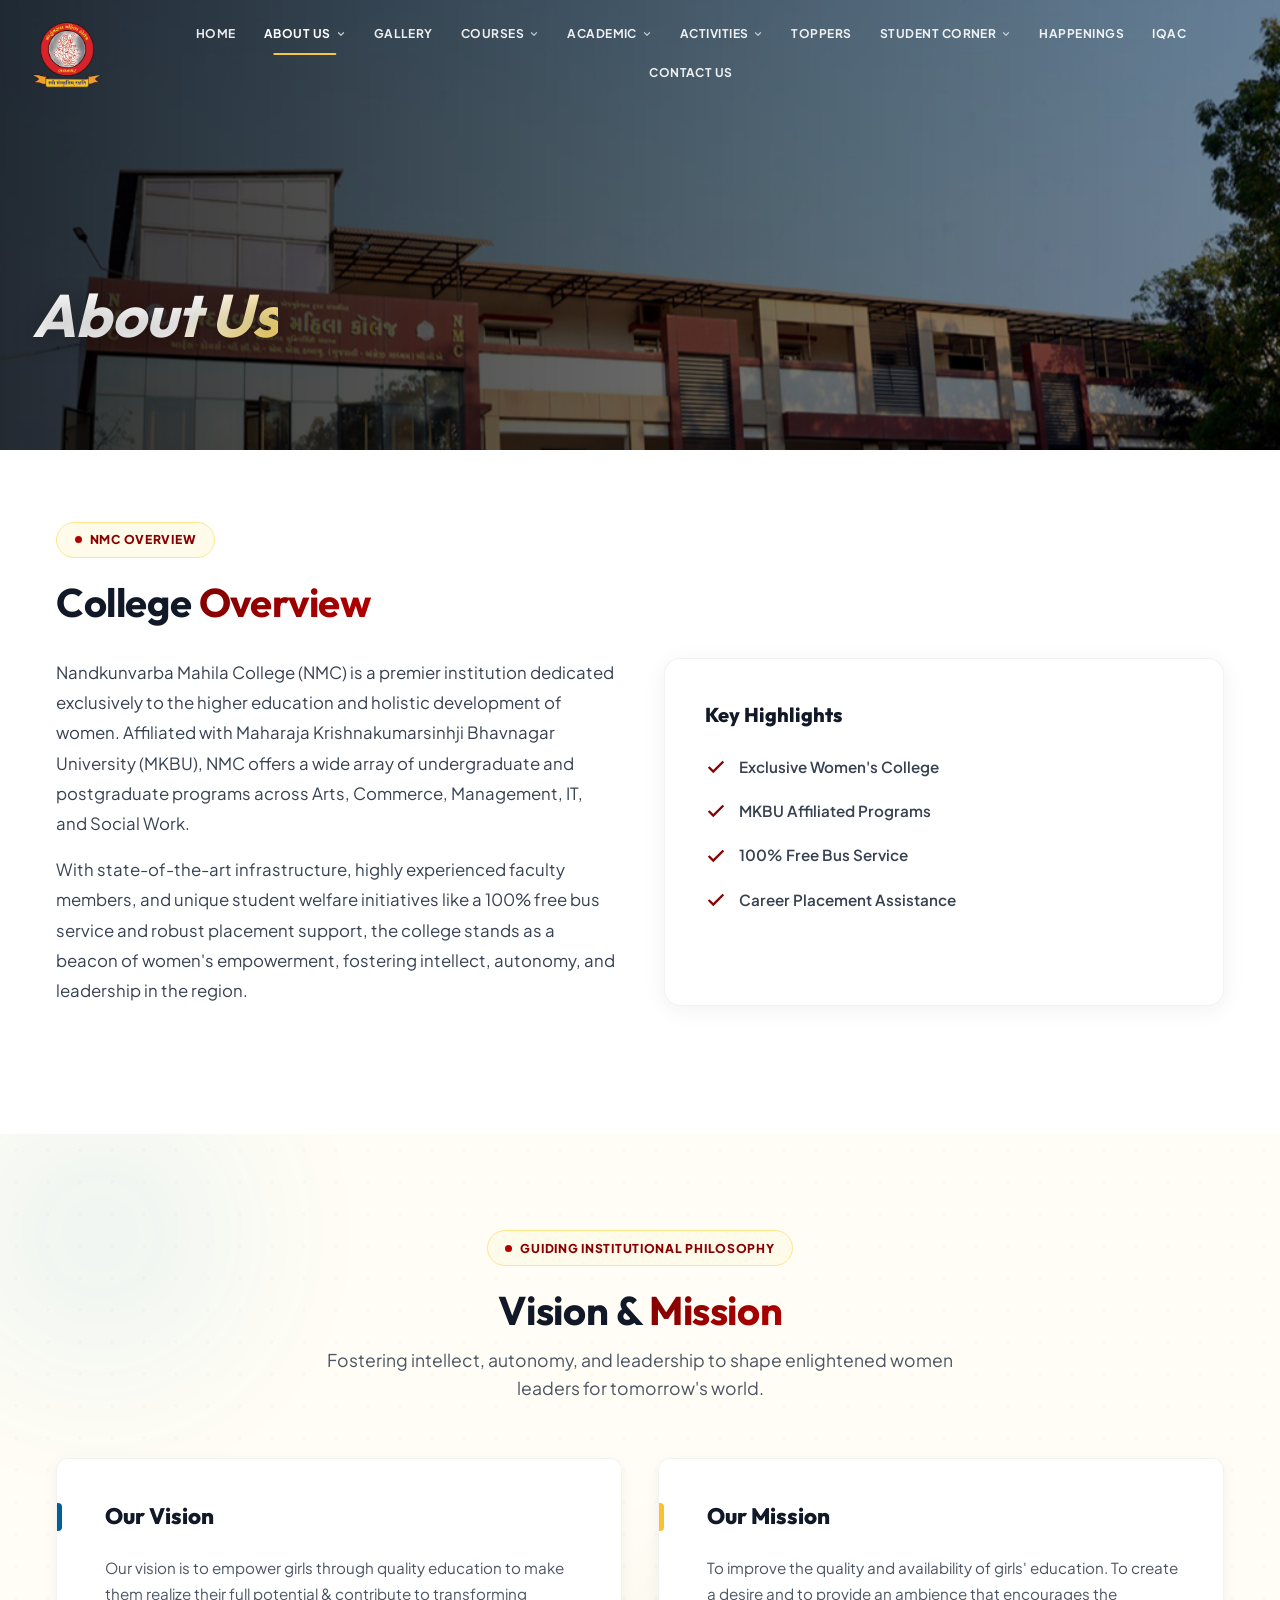
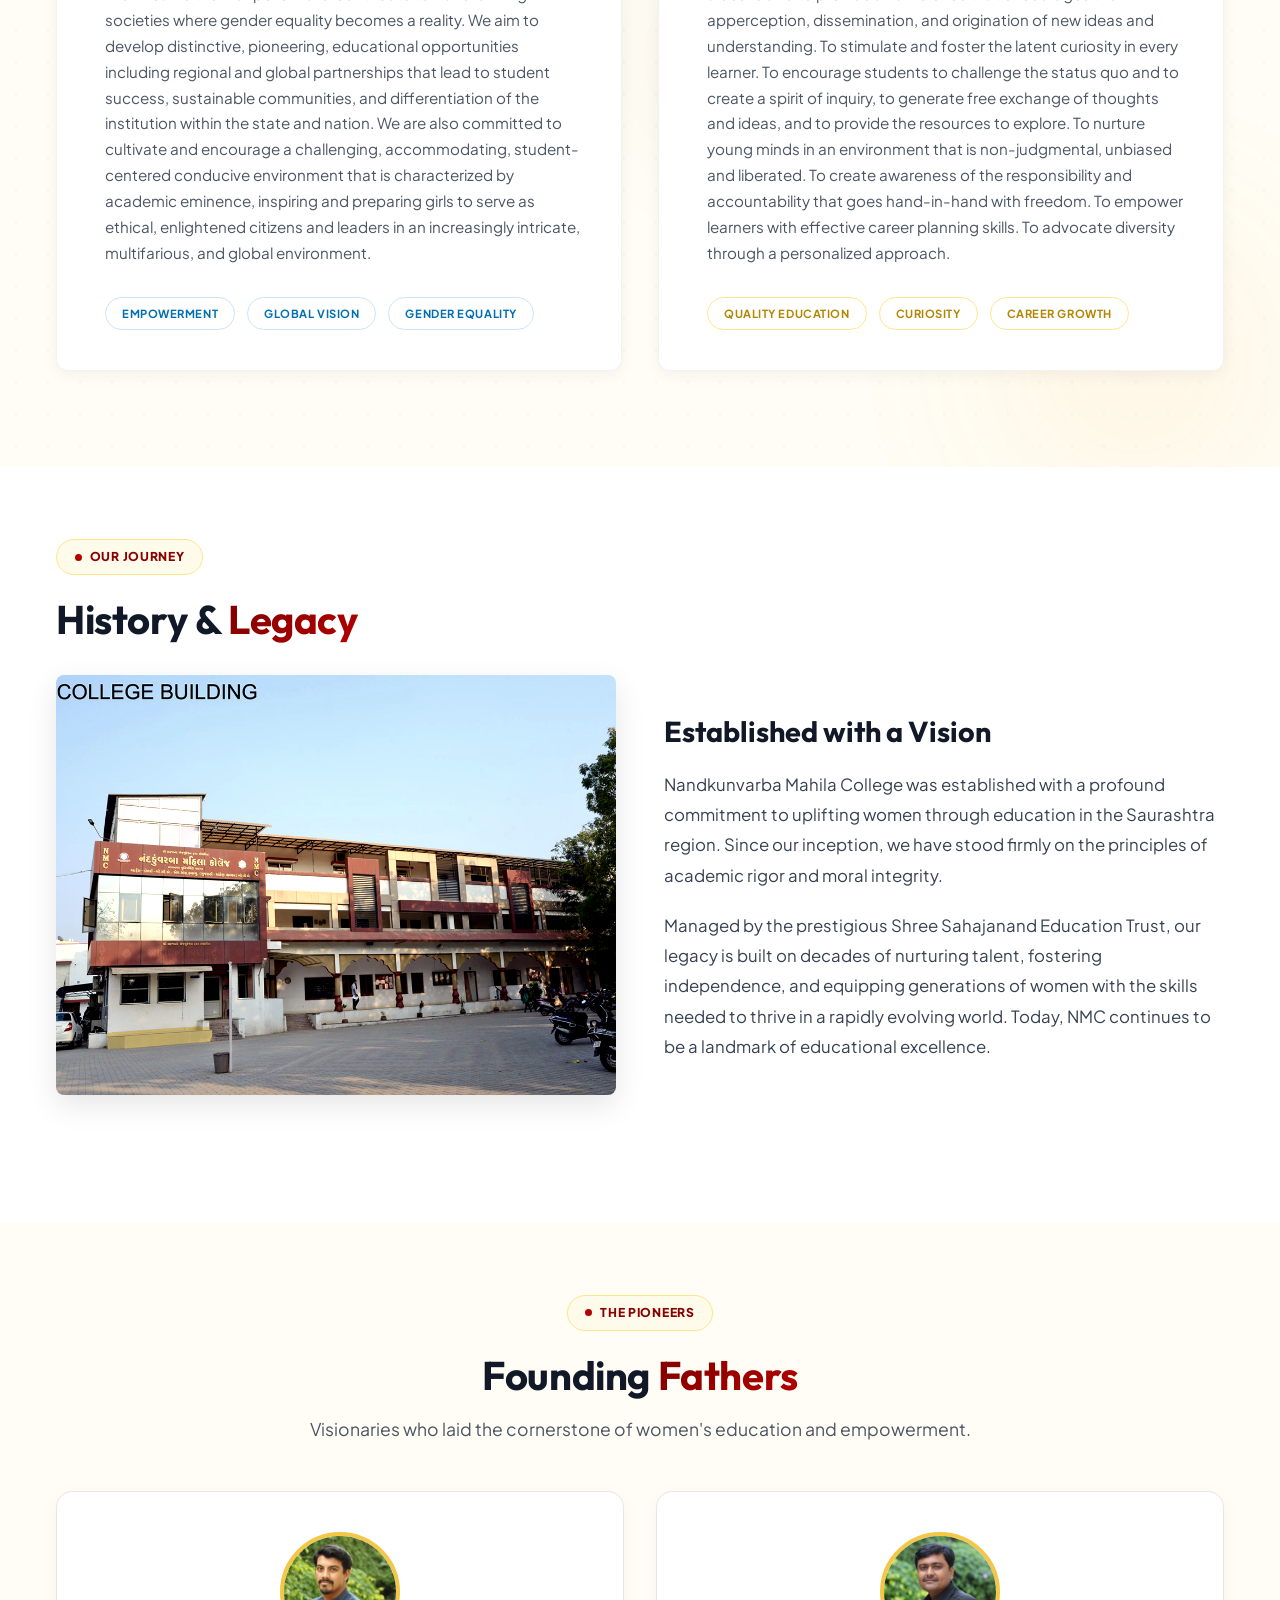
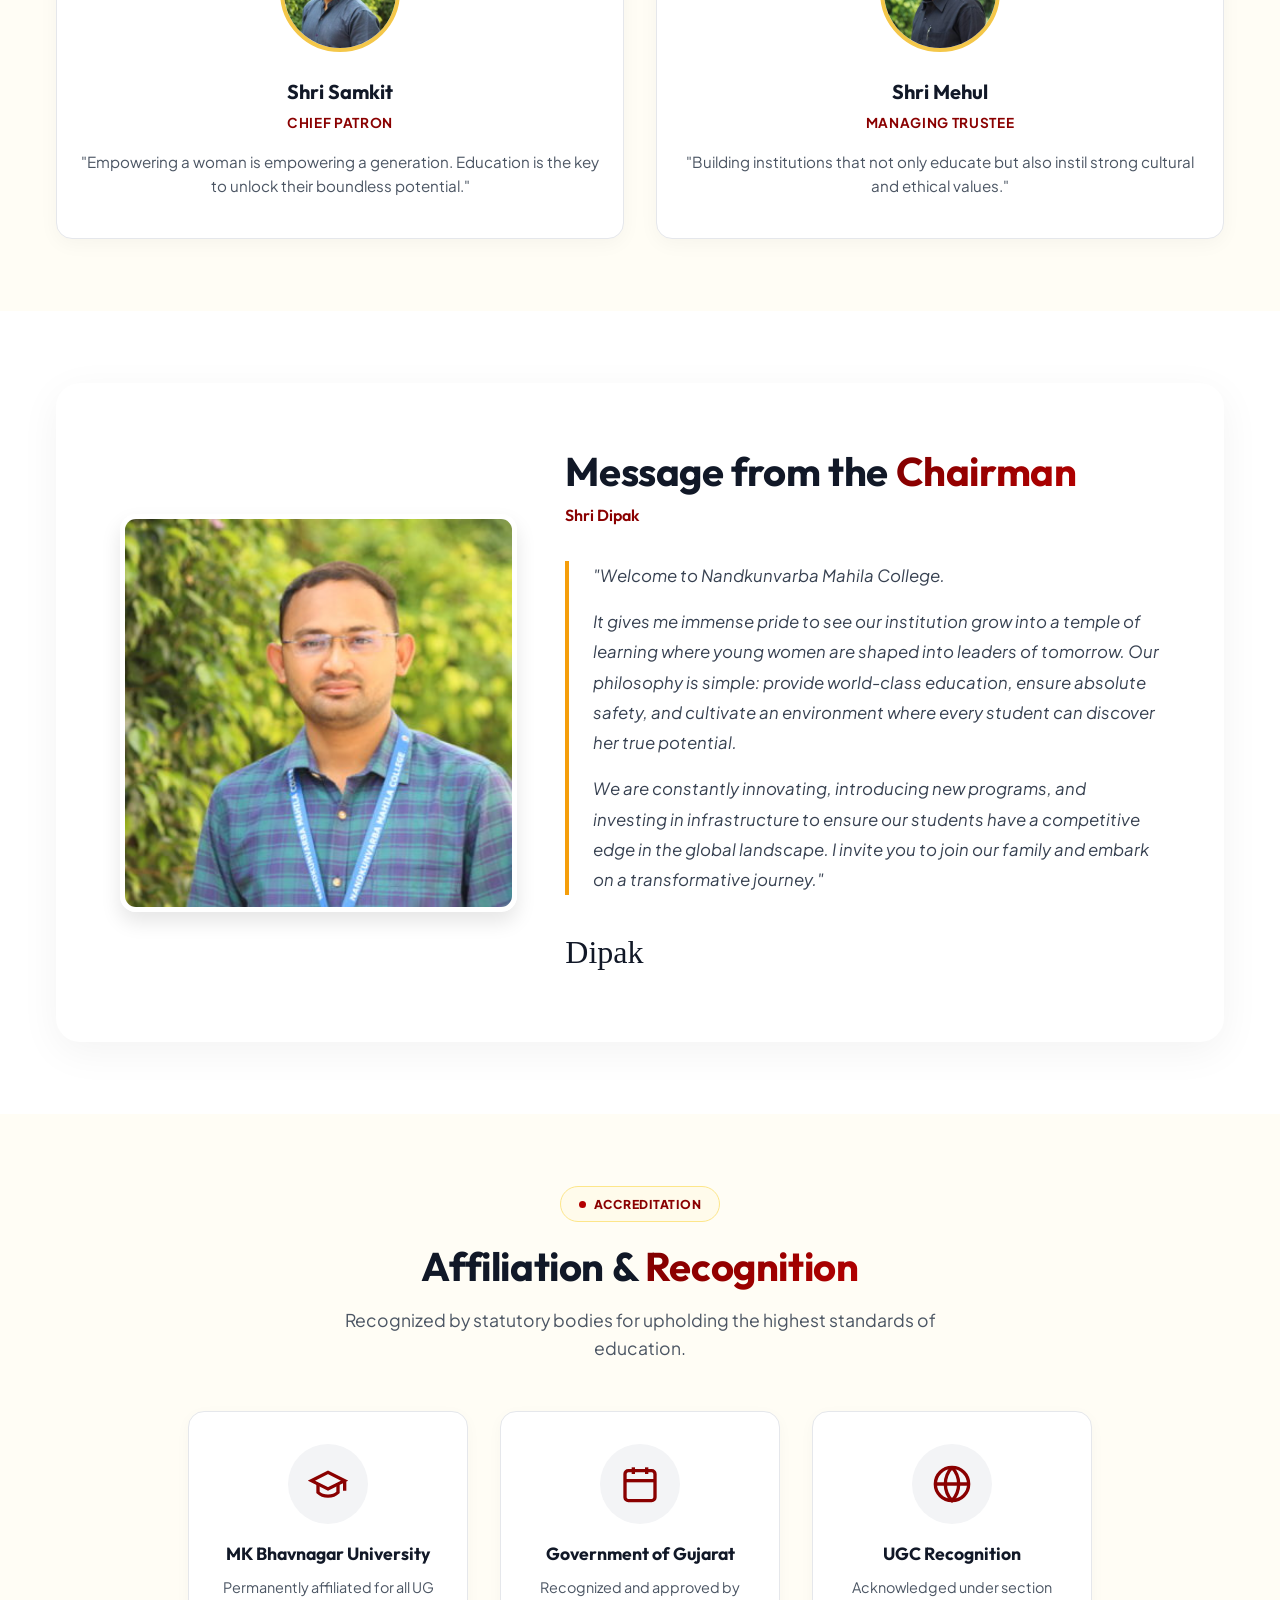
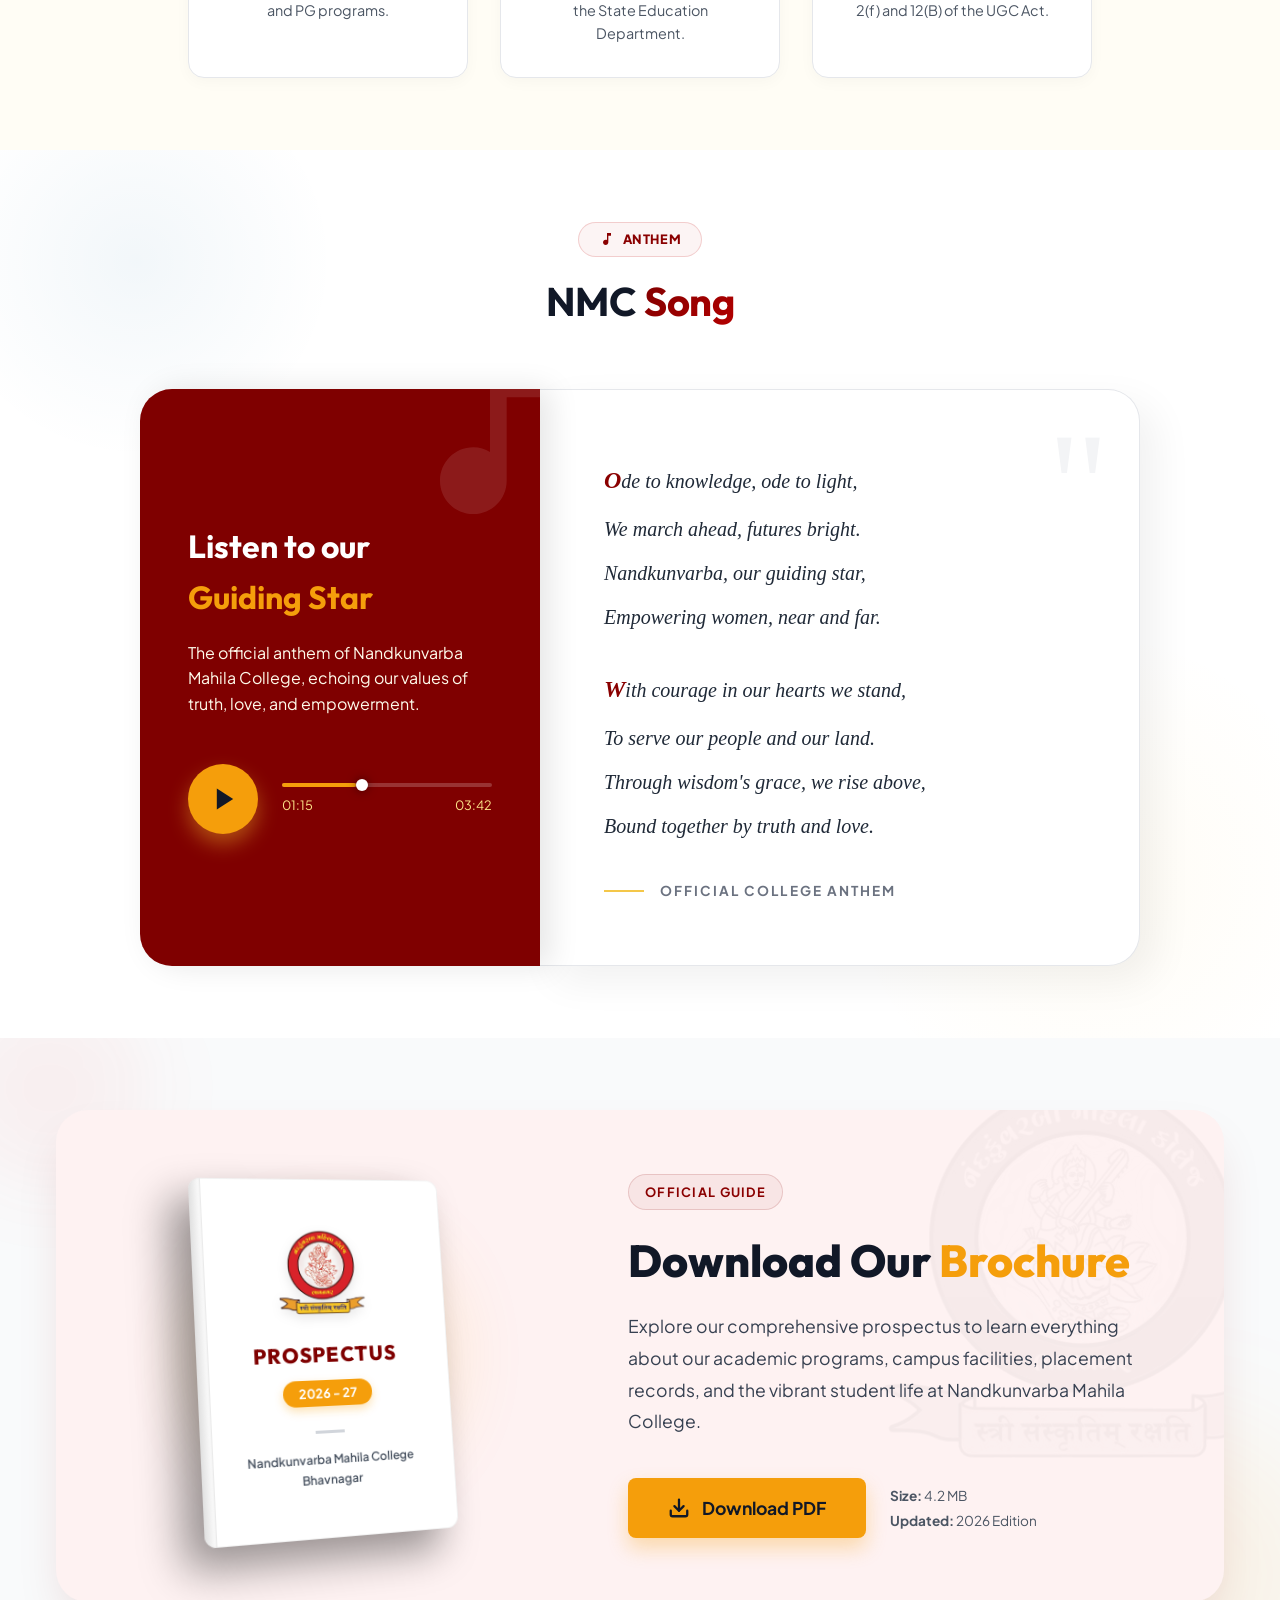
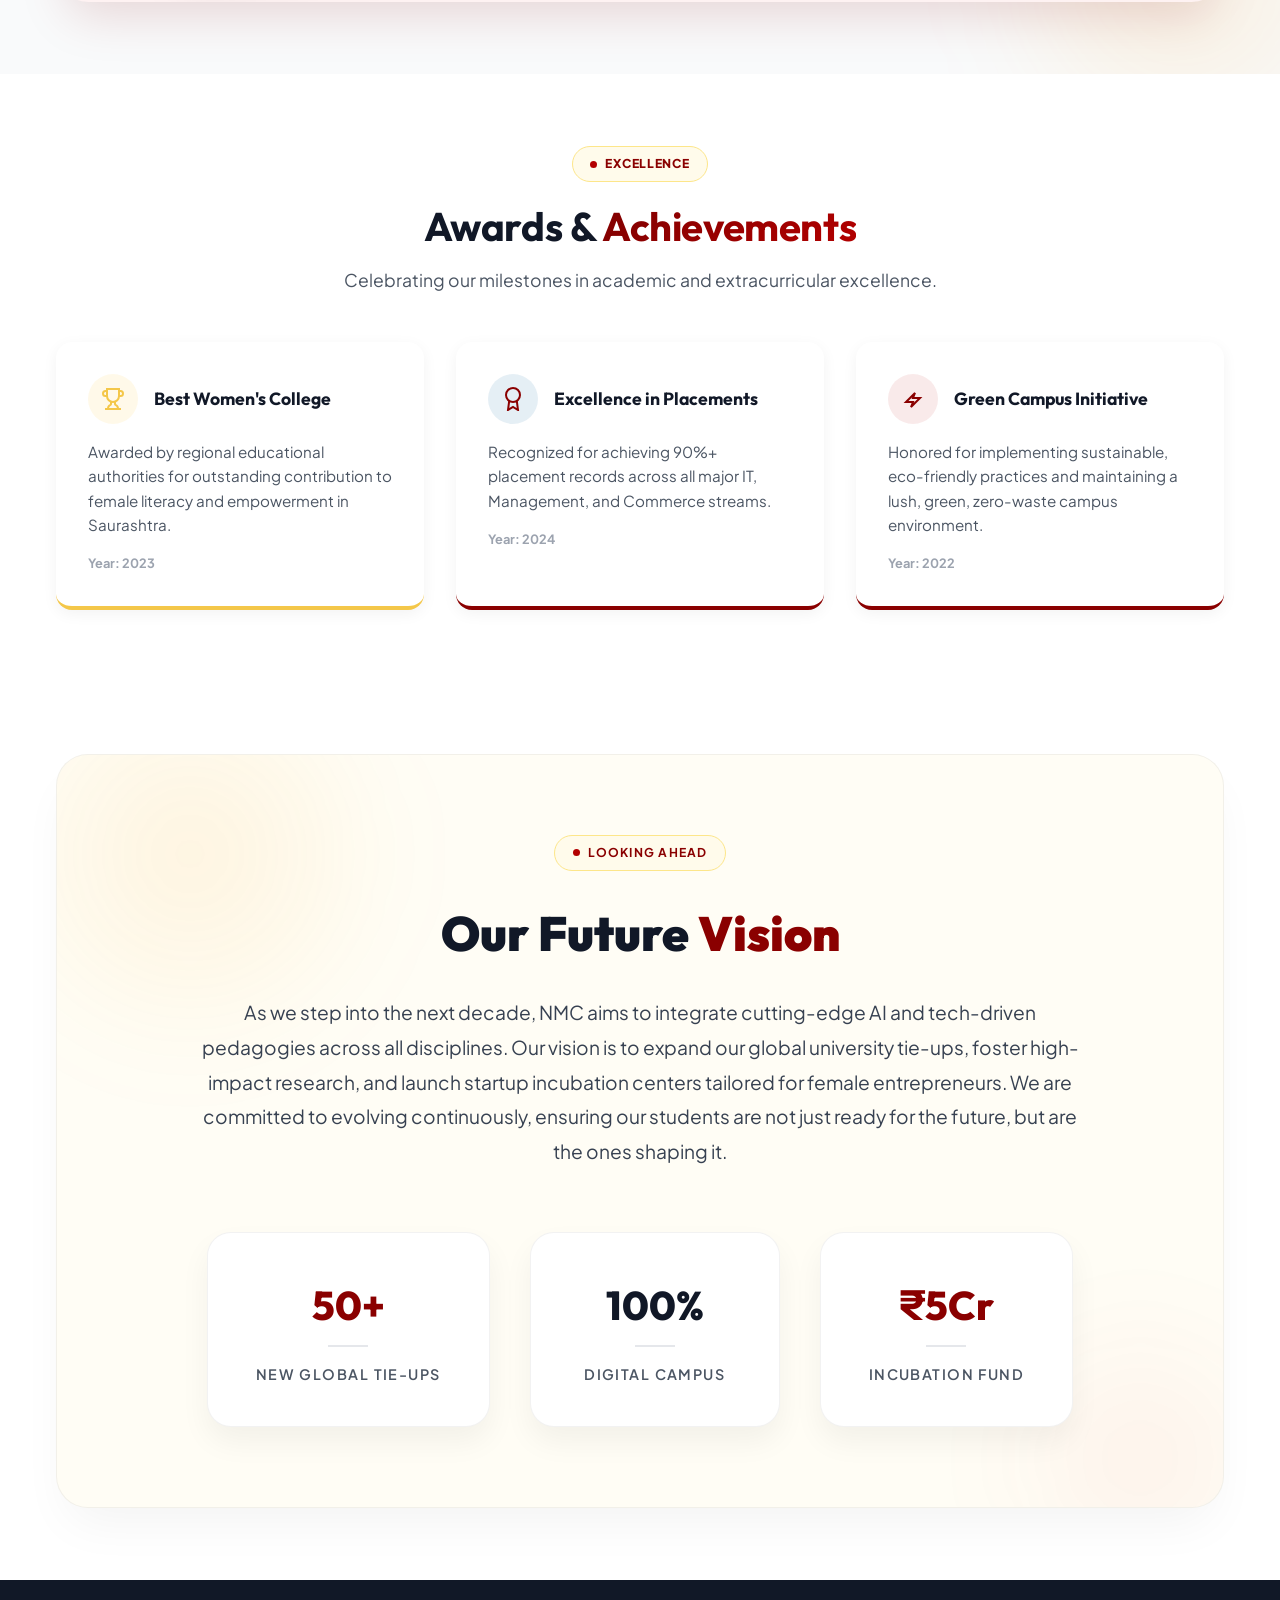
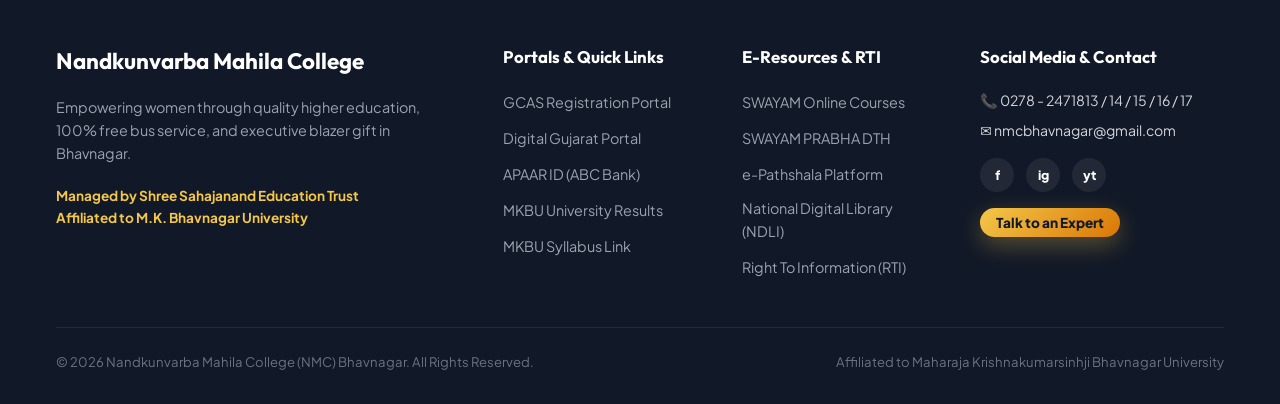
<file: about.html>
<!DOCTYPE html>
<html lang="en">

<head>
  <meta charset="UTF-8">
  <meta name="viewport" content="width=device-width, initial-scale=1.0">
  <title>Nandkunvarba Mahila College (NMC) Bhavnagar | Premier Women's Education</title>
  <meta name="description"
    content="Nandkunvarba Mahila College (NMC) Bhavnagar, managed by Shree Sahajanand Education Trust & affiliated with MK Bhavnagar University. Offering BBA, BCA, BA, BCom, MA, MCom, MSW, DFD, DNYS with 100% Free Bus Service.">
  <link rel="canonical" href="https://nandkunvarbamahilacollege.com/">

  <!-- Google Fonts -->
  <link rel="preconnect" href="https://fonts.googleapis.com">
  <link rel="preconnect" href="https://fonts.gstatic.com" crossorigin>
  <link
    href="https://fonts.googleapis.com/css2?family=Outfit:wght@400;500;600;700;800;900&family=Plus+Jakarta+Sans:wght@400;500;600;700;800&display=swap"
    rel="stylesheet">

  <!-- Master Styles -->
  <link rel="stylesheet" href="css/styles.css?v=7.0">
</head>

<body>
  <!-- Scroll Progress Indicator Bar -->
  <div class="scroll-progress-bar" id="scrollProgressBar"></div>

  <header class="hero-header" id="header">
    <div class="hero-header-container">
      <!-- College Logo -->
      <a href="index.html" class="hero-logo-box" title="Nandkunvarba Mahila College">
        <img src="Images/New Logo 1.png" alt="NMC Logo" class="hero-logo-img">
      </a>

      <!-- Navigation Links -->
      <nav class="hero-nav">
        <ul class="hero-nav-menu">
          <li><a href="index.html" class="hero-nav-link">HOME</a></li>
          <li class="hero-nav-dropdown">
            <a href="about.html" class="hero-nav-link active">ABOUT US <svg width="10" height="10" viewBox="0 0 24 24"
                fill="none" stroke="currentColor" stroke-width="3" stroke-linecap="round" stroke-linejoin="round">
                <polyline points="6 9 12 15 18 9"></polyline>
              </svg></a>
            <ul class="hero-dropdown-menu">
              <li><a href="about.html#overview">College Overview</a></li>
              <li><a href="about.html#history">History &amp; Legacy</a></li>
              <li><a href="about.html#vision">Vision and Mission</a></li>
              <li><a href="about.html#founders">Founding Fathers</a></li>
              <li><a href="about.html#chairman">Chairman's Message</a></li>
              <li><a href="about.html#affiliation">Affiliation &amp; Recognition</a></li>
              <li><a href="about.html#song">NMC Song</a></li>
              <li><a href="about.html#brochure">NMC Brochure</a></li>
              <li><a href="about.html#awards">Awards</a></li>
              <li><a href="about.html#future">Future Vision</a></li>
            </ul>
          </li>
          <li><a href="gallery.html" class="hero-nav-link">GALLERY</a></li>
          <li class="hero-nav-dropdown">
            <a href="courses.html" class="hero-nav-link">COURSES <svg width="10" height="10" viewBox="0 0 24 24"
                fill="none" stroke="currentColor" stroke-width="3" stroke-linecap="round" stroke-linejoin="round">
                <polyline points="6 9 12 15 18 9"></polyline>
              </svg></a>
          </li>
          <li class="hero-nav-dropdown">
            <a href="academic.html" class="hero-nav-link">ACADEMIC <svg width="10" height="10" viewBox="0 0 24 24"
                fill="none" stroke="currentColor" stroke-width="3" stroke-linecap="round" stroke-linejoin="round">
                <polyline points="6 9 12 15 18 9"></polyline>
              </svg></a>
          </li>
          <li class="hero-nav-dropdown">
            <a href="activities.html" class="hero-nav-link">ACTIVITIES <svg width="10" height="10" viewBox="0 0 24 24"
                fill="none" stroke="currentColor" stroke-width="3" stroke-linecap="round" stroke-linejoin="round">
                <polyline points="6 9 12 15 18 9"></polyline>
              </svg></a>
          </li>
          <li><a href="#awards" class="hero-nav-link">TOPPERS</a></li>
          <li class="hero-nav-dropdown">
            <a href="student-corner.html" class="hero-nav-link">STUDENT CORNER <svg width="10" height="10"
                viewBox="0 0 24 24" fill="none" stroke="currentColor" stroke-width="3" stroke-linecap="round"
                stroke-linejoin="round">
                <polyline points="6 9 12 15 18 9"></polyline>
              </svg></a>
          </li>
          <li><a href="#happenings" class="hero-nav-link">HAPPENINGS</a></li>
          <li><a href="#iqac" class="hero-nav-link">IQAC</a></li>
          <li><a href="index.html#contact" class="hero-nav-link">CONTACT US</a></li>
        </ul>
      </nav>

      <!-- Mobile Hamburger -->
      <div class="hamburger" id="hamburger">
        <span></span>
        <span></span>
        <span></span>
      </div>
    </div>
  </header>

  <section class="hero-fullscreen" id="home" style="min-height: 50vh; height: 50vh;">
    <div class="hero-bg-image">
      <img src="Images/NMC_Collage.jpg" alt="About Us Banner" class="hero-bg-img" style="object-position: center 20%;">
    </div>
    <div class="hero-overlay" style="background: linear-gradient(to right, rgba(0,0,0,0.8), rgba(0,0,0,0.4));"></div>
    <div class="hero-content"
      style="padding-top: 100px; display: flex; align-items: flex-end; height: 100%; padding-bottom: 80px;">
      <h1 class="hero-main-title" style="font-size: 60px; font-weight: 600; padding-right: 15px;"><em>About Us</em></h1>
    </div>
  </section>


  <!-- COLLEGE OVERVIEW SECTION -->
  <section class="section-padding" id="overview">
    <div class="container">
      <div class="vm-header-wrap" style="text-align: left; align-items: flex-start; max-width: 100%;">
        <div class="about-premium-tag">
          <span class="about-tag-dot"></span>
          <span>NMC Overview</span>
        </div>
        <h2 class="vm-main-title">College <span>Overview</span></h2>

        <div
          style="display: grid; grid-template-columns: repeat(auto-fit, minmax(300px, 1fr)); gap: 3rem; margin-top: 2rem;">
          <div>
            <p class="vm-main-subtitle"
              style="text-align: left; font-size: 1.05rem; line-height: 1.8; color: var(--gray-700);">
              Nandkunvarba Mahila College (NMC) is a premier institution dedicated exclusively to the higher education
              and holistic development of women. Affiliated with Maharaja Krishnakumarsinhji Bhavnagar University
              (MKBU), NMC offers a wide array of undergraduate and postgraduate programs across Arts, Commerce,
              Management, IT, and Social Work.
            </p>
            <p class="vm-main-subtitle"
              style="text-align: left; font-size: 1.05rem; line-height: 1.8; color: var(--gray-700); margin-top: 1rem;">
              With state-of-the-art infrastructure, highly experienced faculty members, and unique student welfare
              initiatives like a 100% free bus service and robust placement support, the college stands as a beacon of
              women's empowerment, fostering intellect, autonomy, and leadership in the region.
            </p>
          </div>
          <div
            style="background: var(--white); border-radius: 1rem; padding: 2.5rem; box-shadow: 0 4px 25px rgba(0,0,0,0.06); border: 1px solid rgba(0,0,0,0.05);">
            <h3
              style="font-family: var(--font-heading); font-size: 1.25rem; font-weight: 800; color: var(--gray-900); margin-bottom: 1.5rem;">
              Key Highlights</h3>
            <ul style="list-style: none; padding: 0; display: flex; flex-direction: column; gap: 1.25rem;">
              <li
                style="display: flex; align-items: center; gap: 0.75rem; color: var(--gray-700); font-size: 0.95rem; font-weight: 600;">
                <svg width="22" height="22" viewBox="0 0 24 24" fill="none" stroke="var(--red-800)" stroke-width="2.5">
                  <polyline points="20 6 9 17 4 12"></polyline>
                </svg> Exclusive Women's College
              </li>
              <li
                style="display: flex; align-items: center; gap: 0.75rem; color: var(--gray-700); font-size: 0.95rem; font-weight: 600;">
                <svg width="22" height="22" viewBox="0 0 24 24" fill="none" stroke="var(--red-800)" stroke-width="2.5">
                  <polyline points="20 6 9 17 4 12"></polyline>
                </svg> MKBU Affiliated Programs
              </li>
              <li
                style="display: flex; align-items: center; gap: 0.75rem; color: var(--gray-700); font-size: 0.95rem; font-weight: 600;">
                <svg width="22" height="22" viewBox="0 0 24 24" fill="none" stroke="var(--red-800)" stroke-width="2.5">
                  <polyline points="20 6 9 17 4 12"></polyline>
                </svg> 100% Free Bus Service
              </li>
              <li
                style="display: flex; align-items: center; gap: 0.75rem; color: var(--gray-700); font-size: 0.95rem; font-weight: 600;">
                <svg width="22" height="22" viewBox="0 0 24 24" fill="none" stroke="var(--red-800)" stroke-width="2.5">
                  <polyline points="20 6 9 17 4 12"></polyline>
                </svg> Career Placement Assistance
              </li>
            </ul>
          </div>
        </div>
      </div>
    </div>
  </section>

  <!-- 5B. OUR VISION & MISSION - LUXURY CREATIVE SECTION -->
  <section class="section-padding vision-mission-section" id="vision-mission">
    <!-- Ambient glowing mesh background -->
    <div class="vm-bg-mesh">
      <div class="vm-glow-orb vm-glow-orb-1"></div>
      <div class="vm-glow-orb vm-glow-orb-2"></div>
      <div class="vm-glow-orb vm-glow-orb-3"></div>
      <div class="vm-grid-pattern"></div>
    </div>

    <div class="container">
      <!-- Section Header -->
      <div class="vm-header-wrap">
        <div class="about-premium-tag">
          <span class="about-tag-dot"></span>
          <span>Guiding Institutional Philosophy</span>
        </div>
        <h2 class="vm-main-title">Vision &amp; <span>Mission</span></h2>
        <p class="vm-main-subtitle">Fostering intellect, autonomy, and leadership to shape enlightened women leaders for
          tomorrow's world.</p>
      </div>

      <!-- Luxury Dual Grid Layout -->
      <div class="vm-luxury-grid">

        <!-- CARD 1: OUR VISION -->
        <div class="vm-simple-card vm-card-blue">
          <h3 class="vm-simple-title">Our Vision</h3>
          <p class="vm-simple-text">Our vision is to empower girls through quality education to make them realize their
            full potential &amp; contribute to transforming societies where gender equality becomes a reality. We aim to
            develop distinctive, pioneering, educational opportunities including regional and global partnerships that
            lead to student success, sustainable communities, and differentiation of the institution within the state
            and nation. We are also committed to cultivate and encourage a challenging, accommodating, student-centered
            conducive environment that is characterized by academic eminence, inspiring and preparing girls to serve as
            ethical, enlightened citizens and leaders in an increasingly intricate, multifarious, and global
            environment.</p>
          <div class="vm-simple-badges vm-badges-blue">
            <span class="vm-simple-badge">EMPOWERMENT</span>
            <span class="vm-simple-badge">GLOBAL VISION</span>
            <span class="vm-simple-badge">GENDER EQUALITY</span>
          </div>
        </div>

        <!-- CARD 2: OUR MISSION -->
        <div class="vm-simple-card vm-card-gold">
          <h3 class="vm-simple-title">Our Mission</h3>
          <p class="vm-simple-text">To improve the quality and availability of girls' education. To create a desire and
            to provide an ambience that encourages the apperception, dissemination, and origination of new ideas and
            understanding. To stimulate and foster the latent curiosity in every learner. To encourage students to
            challenge the status quo and to create a spirit of inquiry, to generate free exchange of thoughts and ideas,
            and to provide the resources to explore. To nurture young minds in an environment that is non-judgmental,
            unbiased and liberated. To create awareness of the responsibility and accountability that goes hand-in-hand
            with freedom. To empower learners with effective career planning skills. To advocate diversity through a
            personalized approach.</p>
          <div class="vm-simple-badges vm-badges-gold">
            <span class="vm-simple-badge">QUALITY EDUCATION</span>
            <span class="vm-simple-badge">CURIOSITY</span>
            <span class="vm-simple-badge">CAREER GROWTH</span>
          </div>
        </div>
      </div>
    </div>
  </section>

  <!-- 1. HISTORY & LEGACY -->
  <section class="section-padding bg-light" id="history">
    <div class="container">
      <div class="vm-header-wrap" style="text-align: left; align-items: flex-start; max-width: 100%;">
        <div class="about-premium-tag">
          <span class="about-tag-dot"></span>
          <span>Our Journey</span>
        </div>
        <h2 class="vm-main-title">History &amp; <span>Legacy</span></h2>

        <div
          style="display: grid; grid-template-columns: repeat(auto-fit, minmax(300px, 1fr)); gap: 3rem; margin-top: 2rem; align-items: center;">
          <div style="position: relative;">
            <img src="Images/NMC_Collage.jpg" alt="Historical photo"
              style="width: 100%; border-radius: 8px; position: relative; z-index: 2; box-shadow: 0 10px 30px rgba(0,0,0,0.1); filter: sepia(0.2) contrast(1.1);">
          </div>
          <div>
            <h3
              style="font-family: var(--font-heading); font-size: 1.8rem; color: var(--gray-900); margin-bottom: 1rem;">
              Established with a Vision</h3>
            <p style="font-size: 1.05rem; line-height: 1.8; color: var(--gray-700); margin-bottom: 1.25rem;">
              Nandkunvarba Mahila College was established with a profound commitment to uplifting women through
              education in the Saurashtra region. Since our inception, we have stood firmly on the principles of
              academic rigor and moral integrity.
            </p>
            <p style="font-size: 1.05rem; line-height: 1.8; color: var(--gray-700);">
              Managed by the prestigious Shree Sahajanand Education Trust, our legacy is built on decades of nurturing
              talent, fostering independence, and equipping generations of women with the skills needed to thrive in a
              rapidly evolving world. Today, NMC continues to be a landmark of educational excellence.
            </p>
          </div>
        </div>
      </div>
    </div>
  </section>

  <!-- 2. FOUNDING FATHERS -->
  <section class="section-padding" id="founders" style="background: var(--sky-50);">
    <div class="container">
      <div class="vm-header-wrap"
        style="text-align: center; align-items: center; max-width: 800px; margin: 0 auto 3rem auto;">
        <div class="about-premium-tag">
          <span class="about-tag-dot"></span>
          <span>The Pioneers</span>
        </div>
        <h2 class="vm-main-title">Founding <span>Fathers</span></h2>
        <p class="vm-main-subtitle" style="margin-top: 1rem;">Visionaries who laid the cornerstone of women's education
          and empowerment.</p>
      </div>

      <div style="display: grid; grid-template-columns: repeat(auto-fit, minmax(280px, 1fr)); gap: 2rem;">
        <div
          style="background: var(--white); border-radius: 1rem; padding: 2.5rem 1.5rem; text-align: center; box-shadow: 0 5px 20px rgba(0,0,0,0.04); border: 1px solid var(--gray-200);">
          <div
            style="width: 120px; height: 120px; border-radius: 50%; background: var(--gray-200); margin: 0 auto 1.5rem auto; border: 4px solid var(--gold-warm); overflow: hidden;">
            <img src="Images/samkit.jpg" alt="Shri Samkit" style="width: 100%; height: 100%; object-fit: cover;"
              onerror="this.src='data:image/svg+xml;utf8,<svg xmlns=\'http://www.w3.org/2000/svg\' width=\'100%\' height=\'100%\' viewBox=\'0 0 24 24\' fill=\'none\' stroke=\'%23a0aec0\' stroke-width=\'1\' stroke-linecap=\'round\' stroke-linejoin=\'round\'><circle cx=\'12\' cy=\'8\' r=\'5\'/><path d=\'M20 21a8 8 0 0 0-16 0\'/></svg>'">
          </div>
          <h4
            style="font-family: var(--font-heading); font-size: 1.25rem; color: var(--gray-900); margin-bottom: 0.25rem;">
            Shri Samkit</h4>
          <span
            style="display: block; font-size: 0.85rem; font-weight: 700; color: var(--sky-700); text-transform: uppercase; letter-spacing: 0.05em; margin-bottom: 1rem;">Chief
            Patron</span>
          <p style="font-size: 0.95rem; color: var(--gray-600); line-height: 1.6;">"Empowering a woman is empowering a
            generation. Education is the key to unlock their boundless potential."</p>
        </div>

        <div
          style="background: var(--white); border-radius: 1rem; padding: 2.5rem 1.5rem; text-align: center; box-shadow: 0 5px 20px rgba(0,0,0,0.04); border: 1px solid var(--gray-200);">
          <div
            style="width: 120px; height: 120px; border-radius: 50%; background: var(--gray-200); margin: 0 auto 1.5rem auto; border: 4px solid var(--gold-warm); overflow: hidden;">
            <img src="Images/mehul.jpg" alt="Shri Mehul" style="width: 100%; height: 100%; object-fit: cover;"
              onerror="this.src='data:image/svg+xml;utf8,<svg xmlns=\'http://www.w3.org/2000/svg\' width=\'100%\' height=\'100%\' viewBox=\'0 0 24 24\' fill=\'none\' stroke=\'%23a0aec0\' stroke-width=\'1\' stroke-linecap=\'round\' stroke-linejoin=\'round\'><circle cx=\'12\' cy=\'8\' r=\'5\'/><path d=\'M20 21a8 8 0 0 0-16 0\'/></svg>'">
          </div>
          <h4
            style="font-family: var(--font-heading); font-size: 1.25rem; color: var(--gray-900); margin-bottom: 0.25rem;">
            Shri Mehul</h4>
          <span
            style="display: block; font-size: 0.85rem; font-weight: 700; color: var(--sky-700); text-transform: uppercase; letter-spacing: 0.05em; margin-bottom: 1rem;">Managing
            Trustee</span>
          <p style="font-size: 0.95rem; color: var(--gray-600); line-height: 1.6;">"Building institutions that not only
            educate but also instil strong cultural and ethical values."</p>
        </div>
      </div>
    </div>
  </section>

  <!-- 3. CHAIRMAN'S MESSAGE -->
  <section class="section-padding bg-light" id="chairman" style="position: relative; overflow: hidden;">

    <div class="container" style="position: relative; z-index: 2;">
      <div
        style="background: var(--white); border-radius: 1.5rem; padding: 4rem; box-shadow: 0 10px 40px rgba(0,0,0,0.05); display: flex; flex-wrap: wrap; gap: 3rem; align-items: center;">
        <div style="flex: 1 1 300px;">
          <div
            style="border-radius: 1rem; overflow: hidden; box-shadow: 0 10px 20px rgba(0,0,0,0.1); border: 5px solid var(--white);">
            <img src="Images/dipak.jpg" alt="Shri Dipak" style="width: 100%; display: block;"
              onerror="this.src='data:image/svg+xml;utf8,<svg xmlns=\'http://www.w3.org/2000/svg\' width=\'100%\' height=\'350px\' viewBox=\'0 0 24 24\' fill=\'none\' stroke=\'%23a0aec0\' stroke-width=\'1\' stroke-linecap=\'round\' stroke-linejoin=\'round\'><rect width=\'100%\' height=\'100%\' fill=\'%23f7fafc\' stroke=\'none\'/><circle cx=\'12\' cy=\'8\' r=\'4\'/><path d=\'M18 21a6 6 0 0 0-12 0\'/></svg>'">
          </div>
        </div>
        <div style="flex: 2 1 400px;">
          <h2 class="vm-main-title" style="margin-bottom: 0.5rem;">Message from the <span>Chairman</span></h2>
          <h4 style="font-family: var(--font-heading); color: var(--red-800); font-weight: 600; margin-bottom: 2rem;">
            Shri Dipak</h4>

          <div
            style="font-size: 1.05rem; line-height: 1.8; color: var(--gray-700); font-style: italic; border-left: 4px solid var(--gold-500); padding-left: 1.5rem; margin-bottom: 2rem;">
            <p style="margin-bottom: 1rem;">"Welcome to Nandkunvarba Mahila College.</p>
            <p style="margin-bottom: 1rem;">It gives me immense pride to see our institution grow into a temple of
              learning where young women are shaped into leaders of tomorrow. Our philosophy is simple: provide
              world-class education, ensure absolute safety, and cultivate an environment where every student can
              discover her true potential.</p>
            <p>We are constantly innovating, introducing new programs, and investing in infrastructure to ensure our
              students have a competitive edge in the global landscape. I invite you to join our family and embark on a
              transformative journey."</p>
          </div>

          <div style="font-family: 'Brush Script MT', cursive, serif; font-size: 2rem; color: var(--gray-900);">
            Dipak
          </div>
        </div>
      </div>
    </div>
  </section>

  <!-- 4. AFFILIATION & RECOGNITION -->
  <section class="section-padding" id="affiliation" style="background: var(--sky-50);">
    <div class="container">
      <div class="vm-header-wrap"
        style="text-align: center; align-items: center; max-width: 800px; margin: 0 auto 3rem auto;">
        <div class="about-premium-tag">
          <span class="about-tag-dot"></span>
          <span>Accreditation</span>
        </div>
        <h2 class="vm-main-title">Affiliation &amp; <span>Recognition</span></h2>
        <p class="vm-main-subtitle" style="margin-top: 1rem;">Recognized by statutory bodies for upholding the highest
          standards of education.</p>
      </div>

      <div style="display: flex; flex-wrap: wrap; gap: 2rem; justify-content: center;">
        <div
          style="background: var(--white); padding: 2rem; border-radius: 1rem; border: 1px solid var(--gray-200); box-shadow: 0 4px 15px rgba(0,0,0,0.03); text-align: center; width: 280px;">
          <div
            style="width: 80px; height: 80px; margin: 0 auto 1rem auto; background: var(--gray-100); border-radius: 50%; display: flex; align-items: center; justify-content: center;">
            <svg width="40" height="40" viewBox="0 0 24 24" fill="none" stroke="var(--sky-700)" stroke-width="2">
              <path d="M22 10v6M2 10l10-5 10 5-10 5z" />
              <path d="M6 12v5c3 3 9 3 12 0v-5" />
            </svg>
          </div>
          <h4
            style="font-family: var(--font-heading); color: var(--gray-900); font-size: 1.1rem; margin-bottom: 0.5rem;">
            MK Bhavnagar University</h4>
          <p style="font-size: 0.9rem; color: var(--gray-600);">Permanently affiliated for all UG and PG programs.</p>
        </div>

        <div
          style="background: var(--white); padding: 2rem; border-radius: 1rem; border: 1px solid var(--gray-200); box-shadow: 0 4px 15px rgba(0,0,0,0.03); text-align: center; width: 280px;">
          <div
            style="width: 80px; height: 80px; margin: 0 auto 1rem auto; background: var(--gray-100); border-radius: 50%; display: flex; align-items: center; justify-content: center;">
            <svg width="40" height="40" viewBox="0 0 24 24" fill="none" stroke="var(--sky-700)" stroke-width="2">
              <rect x="3" y="4" width="18" height="18" rx="2" ry="2" />
              <line x1="16" y1="2" x2="16" y2="6" />
              <line x1="8" y1="2" x2="8" y2="6" />
              <line x1="3" y1="10" x2="21" y2="10" />
            </svg>
          </div>
          <h4
            style="font-family: var(--font-heading); color: var(--gray-900); font-size: 1.1rem; margin-bottom: 0.5rem;">
            Government of Gujarat</h4>
          <p style="font-size: 0.9rem; color: var(--gray-600);">Recognized and approved by the State Education
            Department.</p>
        </div>

        <div
          style="background: var(--white); padding: 2rem; border-radius: 1rem; border: 1px solid var(--gray-200); box-shadow: 0 4px 15px rgba(0,0,0,0.03); text-align: center; width: 280px;">
          <div
            style="width: 80px; height: 80px; margin: 0 auto 1rem auto; background: var(--gray-100); border-radius: 50%; display: flex; align-items: center; justify-content: center;">
            <svg width="40" height="40" viewBox="0 0 24 24" fill="none" stroke="var(--sky-700)" stroke-width="2">
              <circle cx="12" cy="12" r="10" />
              <path d="M12 2a14.5 14.5 0 0 0 0 20 14.5 14.5 0 0 0 0-20" />
              <path d="M2 12h20" />
            </svg>
          </div>
          <h4
            style="font-family: var(--font-heading); color: var(--gray-900); font-size: 1.1rem; margin-bottom: 0.5rem;">
            UGC Recognition</h4>
          <p style="font-size: 0.9rem; color: var(--gray-600);">Acknowledged under section 2(f) and 12(B) of the UGC
            Act.</p>
        </div>
      </div>
    </div>
  </section>

  <!-- 5. NMC SONG -->
  <!-- 5. NMC SONG - CREATIVE THEME DESIGN -->
  <section class="section-padding bg-light" id="song" style="position: relative; overflow: hidden;">
    <!-- Abstract Geometric Background matching theme colors -->
    <div style="position: absolute; top: -10%; left: -5%; width: 400px; height: 400px; background: radial-gradient(circle, rgba(0, 95, 153, 0.05) 0%, transparent 70%); border-radius: 50%;"></div>
    <div style="position: absolute; bottom: -10%; right: -5%; width: 500px; height: 500px; background: radial-gradient(circle, rgba(251, 192, 45, 0.05) 0%, transparent 70%); border-radius: 50%;"></div>
    
    <div class="container" style="position: relative; z-index: 2;">
      <div class="vm-header-wrap" style="text-align: center; align-items: center; max-width: 800px; margin: 0 auto 4rem auto;">
        <div class="about-premium-tag" style="gap: 0.5rem; display: inline-flex; align-items: center; border-color: rgba(197, 48, 48, 0.2); background: rgba(197, 48, 48, 0.05); padding: 0.4rem 1.2rem;">
          <svg width="16" height="16" viewBox="0 0 24 24" fill="var(--red-800)"><path d="M12 3v10.55c-.59-.34-1.27-.55-2-.55-2.21 0-4 1.79-4 4s1.79 4 4 4 4-1.79 4-4V7h4V3h-6z"/></svg>
          <span style="color: var(--red-800); font-weight: 800; letter-spacing: 0.05em; text-transform: uppercase; font-size: 0.8rem;">Anthem</span>
        </div>
        <h2 class="vm-main-title">NMC <span>Song</span></h2>
      </div>

      <div style="display: flex; flex-wrap: wrap; align-items: stretch; justify-content: center; gap: 0; max-width: 1000px; margin: 0 auto;">
        
        <!-- Interactive Player Card (Dark Red Accent) -->
        <div style="flex: 1 1 300px; background: var(--red-900); color: var(--white); border-radius: 2rem 0 0 2rem; padding: 4rem 3rem; display: flex; flex-direction: column; justify-content: center; position: relative; overflow: hidden; box-shadow: 10px 0 30px rgba(0,0,0,0.1); z-index: 2;">
          <div style="position: absolute; right: -50px; top: -50px; opacity: 0.1;">
            <svg width="200" height="200" viewBox="0 0 24 24" fill="currentColor"><path d="M12 3v10.55c-.59-.34-1.27-.55-2-.55-2.21 0-4 1.79-4 4s1.79 4 4 4 4-1.79 4-4V7h4V3h-6z"/></svg>
          </div>
          
          <h3 style="font-family: var(--font-heading); font-size: 2rem; margin-bottom: 1rem;">Listen to our<br><span style="color: var(--gold-500);">Guiding Star</span></h3>
          <p style="color: var(--sky-100); font-size: 1rem; margin-bottom: 3rem; line-height: 1.6;">The official anthem of Nandkunvarba Mahila College, echoing our values of truth, love, and empowerment.</p>
          
          <div style="display: flex; align-items: center; gap: 1.5rem;">
            <button style="width: 70px; height: 70px; border-radius: 50%; background: var(--gold-500); color: var(--gray-900); border: none; display: flex; align-items: center; justify-content: center; cursor: pointer; box-shadow: 0 10px 20px rgba(251, 192, 45, 0.4); transition: transform 0.3s ease;">
              <svg width="28" height="28" viewBox="0 0 24 24" fill="currentColor" style="margin-left: 4px;"><polygon points="5 3 19 12 5 21 5 3" /></svg>
            </button>
            <div style="display: flex; flex-direction: column; gap: 0.5rem; flex: 1;">
              <div style="height: 4px; background: rgba(255,255,255,0.2); border-radius: 2px; position: relative;">
                <div style="position: absolute; left: 0; top: 0; height: 100%; width: 35%; background: var(--gold-500); border-radius: 2px;"></div>
                <div style="position: absolute; left: 35%; top: -4px; width: 12px; height: 12px; background: var(--white); border-radius: 50%; box-shadow: 0 0 10px rgba(0,0,0,0.5);"></div>
              </div>
              <div style="display: flex; justify-content: space-between; font-size: 0.8rem; color: var(--sky-200);">
                <span>01:15</span>
                <span>03:42</span>
              </div>
            </div>
          </div>
        </div>

        <!-- Lyrics Card (White/Light Accent) -->
        <div style="flex: 2 1 400px; background: var(--white); border-radius: 0 2rem 2rem 0; padding: 4rem; position: relative; box-shadow: 15px 15px 40px rgba(0,0,0,0.06); border: 1px solid var(--gray-200); border-left: none; display: flex; align-items: center;">
          
          <div style="position: absolute; top: 20px; right: 30px; font-size: 150px; color: var(--gray-100); font-family: serif; line-height: 1; user-select: none;">"</div>
          
          <div style="position: relative; z-index: 2; width: 100%;">
            <div style="font-size: 1.25rem; line-height: 2.2; color: var(--gray-800); font-style: italic; font-family: 'Times New Roman', serif; margin-bottom: 2rem;">
              <p style="margin-bottom: 1.5rem;">
                <span style="color: var(--sky-700); font-size: 1.5rem; font-weight: bold;">O</span>de to knowledge, ode to light,<br>
                We march ahead, futures bright.<br>
                Nandkunvarba, our guiding star,<br>
                Empowering women, near and far.
              </p>
              <p>
                <span style="color: var(--sky-700); font-size: 1.5rem; font-weight: bold;">W</span>ith courage in our hearts we stand,<br>
                To serve our people and our land.<br>
                Through wisdom's grace, we rise above,<br>
                Bound together by truth and love.
              </p>
            </div>
            
            <div style="display: flex; align-items: center; gap: 1rem;">
              <div style="height: 2px; width: 40px; background: var(--gold-warm);"></div>
              <p style="font-size: 0.85rem; color: var(--gray-500); text-transform: uppercase; letter-spacing: 0.15em; font-weight: 700;">Official College Anthem</p>
            </div>
          </div>
        </div>
        
      </div>
    </div>
  </section>

  <!-- 6. NMC BROCHURE - CREATIVE REDESIGN -->
  <section class="section-padding" id="brochure" style="position: relative; overflow: hidden; background: var(--gray-50);">
    <!-- Decorative background elements -->
    <div style="position: absolute; top: -50px; left: -50px; width: 200px; height: 200px; background: rgba(220, 38, 38, 0.05); border-radius: 50%; filter: blur(40px);"></div>
    <div style="position: absolute; bottom: -50px; right: -50px; width: 300px; height: 300px; background: rgba(245, 158, 11, 0.08); border-radius: 50%; filter: blur(60px);"></div>

    <div class="container" style="position: relative; z-index: 2;">
      <div style="background: var(--red-50); border-radius: 2rem; padding: 0; display: flex; flex-wrap: wrap; box-shadow: 0 25px 50px -12px rgba(127, 0, 0, 0.15); position: relative; overflow: hidden;">
        
        <!-- Large watermark logo in background -->
        <div style="position: absolute; right: -5%; top: -10%; opacity: 0.04; pointer-events: none;">
          <img src="Images/New Logo 1.png" alt="Watermark" style="width: 400px; filter: grayscale(100%);">
        </div>

        <!-- Visual / Mockup side -->
        <div style="flex: 1 1 350px; padding: 4rem 2rem; display: flex; justify-content: center; align-items: center; position: relative;">
          <!-- Glowing orb behind brochure -->
          <div style="position: absolute; width: 200px; height: 200px; background: var(--gold-500); border-radius: 50%; filter: blur(50px); opacity: 0.3; z-index: 1;"></div>
          
          <!-- Brochure Mockup -->
          <div style="position: relative; z-index: 2; width: 260px; height: 360px; background: var(--white); border-radius: 12px; box-shadow: -20px 20px 40px rgba(0,0,0,0.4), inset 0 0 0 1px rgba(0,0,0,0.05); padding: 2rem 1.5rem; display: flex; flex-direction: column; align-items: center; justify-content: center; transform: perspective(1000px) rotateY(15deg) rotateX(5deg) rotateZ(-2deg); transition: transform 0.4s cubic-bezier(0.175, 0.885, 0.32, 1.275);">
            <!-- Mockup binding edge -->
            <div style="position: absolute; left: 0; top: 0; width: 12px; height: 100%; background: linear-gradient(to right, #e0e0e0, #ffffff); border-radius: 12px 0 0 12px; box-shadow: inset -1px 0 2px rgba(0,0,0,0.1);"></div>
            
            <img src="Images/New Logo 1.png" alt="NMC Logo" style="width: 90px; margin-bottom: 1.5rem; filter: drop-shadow(0 4px 6px rgba(0,0,0,0.1));">
            <h3 style="color: var(--red-900); font-family: var(--font-heading); font-size: 1.3rem; font-weight: 800; text-align: center; margin-bottom: 0.5rem; text-transform: uppercase; letter-spacing: 0.05em;">Prospectus</h3>
            <div style="background: var(--gold-500); color: var(--white); padding: 0.2rem 1rem; border-radius: 20px; font-size: 0.8rem; font-weight: 700; margin-bottom: 1.5rem; box-shadow: 0 4px 10px rgba(245, 158, 11, 0.3);">2026 - 27</div>
            <div style="width: 30px; height: 3px; background: var(--gray-300); margin-bottom: 1rem;"></div>
            <p style="color: var(--gray-600); font-size: 0.75rem; text-align: center; font-weight: 600;">Nandkunvarba Mahila College<br>Bhavnagar</p>
          </div>
        </div>

        <!-- Text / CTA side -->
        <div style="flex: 1.2 1 400px; padding: 4rem 4rem 4rem 2rem; display: flex; flex-direction: column; justify-content: center; color: var(--gray-900); position: relative; z-index: 2;">
          <div style="display: inline-block; padding: 0.4rem 1rem; background: rgba(138, 0, 0, 0.05); border: 1px solid rgba(138, 0, 0, 0.15); color: var(--red-800); border-radius: 30px; font-size: 0.8rem; font-weight: 700; text-transform: uppercase; letter-spacing: 0.1em; margin-bottom: 1.5rem; align-self: flex-start;">
            Official Guide
          </div>
          <h2 style="font-family: var(--font-heading); font-size: 2.8rem; font-weight: 800; margin-bottom: 1.5rem; line-height: 1.2;">
            Download Our <span style="color: var(--gold-500);">Brochure</span>
          </h2>
          <p style="font-size: 1.1rem; line-height: 1.8; margin-bottom: 2.5rem; color: var(--gray-700);">
            Explore our comprehensive prospectus to learn everything about our academic programs, campus facilities, placement records, and the vibrant student life at Nandkunvarba Mahila College.
          </p>
          
          <div style="display: flex; gap: 1.5rem; align-items: center;">
            <a href="#" style="display: inline-flex; align-items: center; justify-content: center; gap: 0.75rem; padding: 1rem 2.5rem; font-size: 1.1rem; font-weight: 700; background: var(--gold-500); color: var(--gray-900); border-radius: 8px; text-decoration: none; box-shadow: 0 10px 20px rgba(245, 158, 11, 0.3); transition: transform 0.3s ease, box-shadow 0.3s ease;">
              <svg width="22" height="22" viewBox="0 0 24 24" fill="none" stroke="currentColor" stroke-width="2.5" stroke-linecap="round" stroke-linejoin="round">
                <path d="M21 15v4a2 2 0 0 1-2 2H5a2 2 0 0 1-2-2v-4" />
                <polyline points="7 10 12 15 17 10" />
                <line x1="12" y1="15" x2="12" y2="3" />
              </svg>
              Download PDF
            </a>
            
            <div style="font-size: 0.85rem; color: var(--gray-600); display: flex; flex-direction: column; gap: 0.2rem;">
              <span><strong>Size:</strong> 4.2 MB</span>
              <span><strong>Updated:</strong> 2026 Edition</span>
            </div>
          </div>
        </div>

      </div>
    </div>
  </section>

  <!-- 7. AWARDS & ACHIEVEMENTS -->
  <section class="section-padding bg-light" id="awards">
    <div class="container">
      <div class="vm-header-wrap"
        style="text-align: center; align-items: center; max-width: 800px; margin: 0 auto 3rem auto;">
        <div class="about-premium-tag">
          <span class="about-tag-dot"></span>
          <span>Excellence</span>
        </div>
        <h2 class="vm-main-title">Awards &amp; <span>Achievements</span></h2>
        <p class="vm-main-subtitle" style="margin-top: 1rem;">Celebrating our milestones in academic and extracurricular
          excellence.</p>
      </div>

      <div style="display: grid; grid-template-columns: repeat(auto-fit, minmax(300px, 1fr)); gap: 2rem;">
        <div
          style="background: var(--white); border-radius: 1rem; padding: 2rem; border-bottom: 4px solid var(--gold-warm); box-shadow: 0 4px 15px rgba(0,0,0,0.05); transition: transform 0.3s ease;">
          <div style="display: flex; align-items: center; gap: 1rem; margin-bottom: 1rem;">
            <div
              style="width: 50px; height: 50px; border-radius: 50%; background: rgba(251, 192, 45, 0.1); display: flex; align-items: center; justify-content: center; color: var(--gold-warm);">
              <svg width="24" height="24" viewBox="0 0 24 24" fill="none" stroke="currentColor" stroke-width="2">
                <path d="M6 9H4.5a2.5 2.5 0 0 1 0-5H6" />
                <path d="M18 9h1.5a2.5 2.5 0 0 0 0-5H18" />
                <path d="M4 22h16" />
                <path d="M10 14.66V17c0 .55-.47.98-.97 1.21C7.85 18.75 7 20.24 7 22" />
                <path d="M14 14.66V17c0 .55.47.98.97 1.21C16.15 18.75 17 20.24 17 22" />
                <path d="M18 2H6v7a6 6 0 0 0 12 0V2Z" />
              </svg>
            </div>
            <h4 style="font-family: var(--font-heading); font-size: 1.1rem; color: var(--gray-900);">Best Women's
              College</h4>
          </div>
          <p style="font-size: 0.95rem; color: var(--gray-600); line-height: 1.6;">Awarded by regional educational
            authorities for outstanding contribution to female literacy and empowerment in Saurashtra.</p>
          <div style="margin-top: 1rem; font-size: 0.8rem; font-weight: 700; color: var(--gray-400);">Year: 2023</div>
        </div>

        <div
          style="background: var(--white); border-radius: 1rem; padding: 2rem; border-bottom: 4px solid var(--sky-700); box-shadow: 0 4px 15px rgba(0,0,0,0.05); transition: transform 0.3s ease;">
          <div style="display: flex; align-items: center; gap: 1rem; margin-bottom: 1rem;">
            <div
              style="width: 50px; height: 50px; border-radius: 50%; background: rgba(0, 95, 153, 0.1); display: flex; align-items: center; justify-content: center; color: var(--sky-700);">
              <svg width="24" height="24" viewBox="0 0 24 24" fill="none" stroke="currentColor" stroke-width="2">
                <circle cx="12" cy="8" r="7" />
                <polyline points="8.21 13.89 7 23 12 20 17 23 15.79 13.88" />
              </svg>
            </div>
            <h4 style="font-family: var(--font-heading); font-size: 1.1rem; color: var(--gray-900);">Excellence in
              Placements</h4>
          </div>
          <p style="font-size: 0.95rem; color: var(--gray-600); line-height: 1.6;">Recognized for achieving 90%+
            placement records across all major IT, Management, and Commerce streams.</p>
          <div style="margin-top: 1rem; font-size: 0.8rem; font-weight: 700; color: var(--gray-400);">Year: 2024</div>
        </div>

        <div
          style="background: var(--white); border-radius: 1rem; padding: 2rem; border-bottom: 4px solid var(--red-800); box-shadow: 0 4px 15px rgba(0,0,0,0.05); transition: transform 0.3s ease;">
          <div style="display: flex; align-items: center; gap: 1rem; margin-bottom: 1rem;">
            <div
              style="width: 50px; height: 50px; border-radius: 50%; background: rgba(197, 48, 48, 0.1); display: flex; align-items: center; justify-content: center; color: var(--red-800);">
              <svg width="24" height="24" viewBox="0 0 24 24" fill="none" stroke="currentColor" stroke-width="2">
                <path d="M12 15l-2 5l9-9h-7l2-5l-9 9h7z" />
              </svg>
            </div>
            <h4 style="font-family: var(--font-heading); font-size: 1.1rem; color: var(--gray-900);">Green Campus
              Initiative</h4>
          </div>
          <p style="font-size: 0.95rem; color: var(--gray-600); line-height: 1.6;">Honored for implementing sustainable,
            eco-friendly practices and maintaining a lush, green, zero-waste campus environment.</p>
          <div style="margin-top: 1rem; font-size: 0.8rem; font-weight: 700; color: var(--gray-400);">Year: 2022</div>
        </div>
      </div>
    </div>
  </section>

  <!-- 8. FUTURE VISION - PREMIUM THEME REDESIGN -->
  <section class="section-padding" id="future">
    <div class="container">
      <div style="background: var(--sky-50); border-radius: 2rem; padding: 5rem 4rem; color: var(--gray-900); text-align: center; position: relative; overflow: hidden; box-shadow: 0 25px 50px -12px rgba(0, 0, 0, 0.05); border: 1px solid rgba(0, 0, 0, 0.05);">
        
        <!-- Glowing Orbs Background -->
        <div style="position: absolute; top: -20%; left: -10%; width: 500px; height: 500px; background: radial-gradient(circle, rgba(245, 158, 11, 0.1) 0%, transparent 60%); border-radius: 50%; filter: blur(50px);"></div>
        <div style="position: absolute; bottom: -20%; right: -10%; width: 400px; height: 400px; background: radial-gradient(circle, rgba(220, 38, 38, 0.05) 0%, transparent 60%); border-radius: 50%; filter: blur(40px);"></div>

        <div style="position: relative; z-index: 2;">
          <div class="about-premium-tag" style="margin: 0 auto 1.5rem auto;">
            <span class="about-tag-dot"></span>
            <span style="font-weight: 700; letter-spacing: 0.1em;">Looking Ahead</span>
          </div>
          
          <h2 style="font-family: var(--font-heading); font-size: 3rem; font-weight: 900; margin-bottom: 1.5rem; text-transform: capitalize; color: var(--gray-900);">
            Our Future <span style="color: var(--red-800);">Vision</span>
          </h2>
          
          <p style="font-size: 1.2rem; line-height: 1.8; color: var(--gray-700); max-width: 900px; margin: 0 auto 4rem auto; font-weight: 400;">
            As we step into the next decade, NMC aims to integrate cutting-edge AI and tech-driven pedagogies across all disciplines. Our vision is to expand our global university tie-ups, foster high-impact research, and launch startup incubation centers tailored for female entrepreneurs. We are committed to evolving continuously, ensuring our students are not just ready for the future, but are the ones shaping it.
          </p>

          <div style="display: flex; flex-wrap: wrap; justify-content: center; gap: 2.5rem;">
            
            <!-- Stat 1 -->
            <div style="background: var(--white); padding: 2.5rem 3rem; border-radius: 1.5rem; border: 1px solid rgba(0,0,0,0.05); box-shadow: 0 15px 30px rgba(0, 0, 0, 0.05); min-width: 250px;">
              <h4 style="font-size: 2.5rem; font-family: var(--font-heading); color: var(--red-800); margin-bottom: 0.5rem; font-weight: 800;">50+</h4>
              <div style="height: 2px; width: 40px; background: var(--gray-200); margin: 0 auto 1rem auto;"></div>
              <p style="font-size: 0.9rem; color: var(--gray-600); text-transform: uppercase; letter-spacing: 0.1em; font-weight: 600;">New Global Tie-ups</p>
            </div>
            
            <!-- Stat 2 -->
            <div style="background: var(--white); padding: 2.5rem 3rem; border-radius: 1.5rem; border: 1px solid rgba(0,0,0,0.05); box-shadow: 0 15px 30px rgba(0, 0, 0, 0.05); min-width: 250px;">
              <h4 style="font-size: 2.5rem; font-family: var(--font-heading); color: var(--gray-900); margin-bottom: 0.5rem; font-weight: 800;">100%</h4>
              <div style="height: 2px; width: 40px; background: var(--gray-200); margin: 0 auto 1rem auto;"></div>
              <p style="font-size: 0.9rem; color: var(--gray-600); text-transform: uppercase; letter-spacing: 0.1em; font-weight: 600;">Digital Campus</p>
            </div>
            
            <!-- Stat 3 -->
            <div style="background: var(--white); padding: 2.5rem 3rem; border-radius: 1.5rem; border: 1px solid rgba(0,0,0,0.05); box-shadow: 0 15px 30px rgba(0, 0, 0, 0.05); min-width: 250px;">
              <h4 style="font-size: 2.5rem; font-family: var(--font-heading); color: var(--red-800); margin-bottom: 0.5rem; font-weight: 800;">₹5Cr</h4>
              <div style="height: 2px; width: 40px; background: var(--gray-200); margin: 0 auto 1rem auto;"></div>
              <p style="font-size: 0.9rem; color: var(--gray-600); text-transform: uppercase; letter-spacing: 0.1em; font-weight: 600;">Incubation Fund</p>
            </div>
            
          </div>
        </div>
      </div>
    </div>
  </section>

  <footer class="footer" id="quick-links">
    <div class="container">
      <div class="footer-grid">
        <div>
          <h3 style="font-family: var(--font-heading); font-size: 1.4rem; color: var(--white); margin-bottom: 1rem;">
            Nandkunvarba Mahila College</h3>
          <p style="font-size: 0.9rem; color: var(--gray-400); margin-bottom: 1.25rem; line-height: 1.6;">
            Empowering women through quality higher education, 100% free bus service, and executive blazer gift in
            Bhavnagar.
          </p>
          <p style="font-size: 0.85rem; color: var(--gold-warm); font-weight: 700;">
            Managed by Shree Sahajanand Education Trust<br>
            Affiliated to M.K. Bhavnagar University
          </p>
        </div>

        <div>
          <h4 class="footer-heading">Portals &amp; Quick Links</h4>
          <ul class="footer-links">
            <li><a href="https://gcas.gujarat.gov.in/" target="_blank">GCAS Registration Portal</a></li>
            <li><a href="https://www.digitalgujarat.gov.in/" target="_blank">Digital Gujarat Portal</a></li>
            <li><a href="https://www.abc.gov.in/" target="_blank">APAAR ID (ABC Bank)</a></li>
            <li><a href="#quick-links">MKBU University Results</a></li>
            <li><a href="#quick-links">MKBU Syllabus Link</a></li>
          </ul>
        </div>

        <div>
          <h4 class="footer-heading">E-Resources &amp; RTI</h4>
          <ul class="footer-links">
            <li><a href="https://swayam.gov.in/" target="_blank">SWAYAM Online Courses</a></li>
            <li><a href="https://swayamprabha.gov.in/" target="_blank">SWAYAM PRABHA DTH</a></li>
            <li><a href="https://epathshala.nic.in/" target="_blank">e-Pathshala Platform</a></li>
            <li><a href="https://ndl.iitkgp.ac.in/" target="_blank">National Digital Library (NDLI)</a></li>
            <li><a href="#quick-links">Right To Information (RTI)</a></li>
          </ul>
        </div>

        <div>
          <h4 class="footer-heading">Social Media &amp; Contact</h4>
          <p style="font-size: 0.88rem; color: var(--gray-300); margin-bottom: 0.5rem;">📞 0278 - 2471813 / 14 / 15 /
            16 / 17</p>
          <p style="font-size: 0.88rem; color: var(--gray-300); margin-bottom: 1rem;">✉️ nmcbhavnagar@gmail.com</p>

          <div style="display: flex; gap: 0.75rem; margin-bottom: 1rem;">
            <a href="https://facebook.com" target="_blank" class="social-link">f</a>
            <a href="https://instagram.com" target="_blank" class="social-link">ig</a>
            <a href="https://youtube.com" target="_blank" class="social-link">yt</a>
          </div>

          <button class="btn btn-gold-warm open-reg-modal" style="font-size: 0.85rem; padding: 0.5rem 1rem;">Talk to an
            Expert</button>
        </div>
      </div>

      <div class="footer-bottom">
        <div>© 2026 Nandkunvarba Mahila College (NMC) Bhavnagar. All Rights Reserved.</div>
        <div>Affiliated to Maharaja Krishnakumarsinhji Bhavnagar University</div>
      </div>
    </div>
  </footer>

  <!-- 360° CAMPUS VIRTUAL TOUR MODAL -->
  <div class="modal-backdrop" id="tourModal">
    <div class="modal-box" style="max-width: 800px;">
      <div class="modal-close" id="tourClose">&times;</div>
      <h3 style="font-family: var(--font-heading); font-size: 1.6rem; color: var(--gray-900); margin-bottom: 0.5rem;">
        360° Interactive Campus Virtual Tour</h3>
      <p style="font-size: 0.9rem; color: var(--gray-600); margin-bottom: 1rem;">Use your cursor/touch to rotate 360°
        and explore NMC Campus.</p>
      <div style="height: 420px; border-radius: var(--radius-md); overflow: hidden; background: #000;">
        <iframe
          src="https://www.google.com/maps/embed?pb=!4v1700000000000!6m8!1m7!1sCAoSLEFGMVFpcE1UZFlXTEt1Zk1rMVVUT3VlNXJ4TnpGVEp2Z1JrdjVkTlNWQW91!2m2!1d21.7490487!2d72.1588143!3f0!4f0!5f0.7820865974013092"
          width="100%" height="100%" style="border:0;" allowfullscreen="" loading="lazy"></iframe>
      </div>
    </div>
  </div>

  <!-- ADMISSION REGISTRATION MODAL -->
  <div class="modal-backdrop" id="registrationModal">
    <div class="modal-box">
      <div class="modal-close">&times;</div>
      <div style="text-align: center; margin-bottom: 1.25rem;">
        <span
          style="background: var(--sky-100); color: var(--sky-700); font-size: 0.75rem; font-weight: 800; padding: 0.25rem 0.8rem; border-radius: var(--radius-full); text-transform: uppercase;">Admissions
          2026-27</span>
        <h3
          style="font-family: var(--font-heading); font-size: 1.6rem; font-weight: 800; color: var(--gray-900); margin-top: 0.4rem;">
          Admission &amp; Expert Callback</h3>
        <p style="font-size: 0.88rem; color: var(--gray-600);">Includes <strong>100% Free Bus Pick-Up Service</strong>
          &amp; <strong>Free Blazer Gift!</strong></p>
      </div>

      <form id="modalForm">
        <div style="margin-bottom: 1rem;">
          <label style="font-weight: 700; font-size: 0.88rem; color: var(--gray-900);">Full Name of Student *</label>
          <input type="text" class="form-control" required>
        </div>

        <div style="margin-bottom: 1rem;">
          <label style="font-weight: 700; font-size: 0.88rem; color: var(--gray-900);">Mobile Number *</label>
          <input type="tel" class="form-control" required>
        </div>

        <div style="margin-bottom: 1.25rem;">
          <label style="font-weight: 700; font-size: 0.88rem; color: var(--gray-900);">Course Selection *</label>
          <select class="form-control" required>
            <option value="bba">B.B.A. - Rs. 8,000/Sem</option>
            <option value="bca">B.C.A. - Rs. 15,000/Sem</option>
            <option value="ba">B.A. (Bachelor of Arts)</option>
            <option value="bcom">B.COM (Bachelor of Commerce)</option>
            <option value="ma">M.A. (Master of Arts)</option>
            <option value="mcom">M.Com (Master of Commerce)</option>
            <option value="msw">M.S.W. (Master of Social Work)</option>
            <option value="dfd">Diploma in Fashion Designing (DFD/CFD)</option>
            <option value="dnys">Diploma in Naturopathy (DNYS)</option>
          </select>
        </div>

        <button type="submit" class="btn btn-crimson" style="width: 100%; font-size: 1rem;">Proceed to Official GCAS
          Portal</button>
      </form>
    </div>
  </div>

  <!-- GALLERY LIGHTBOX MODAL (PHOTO & VIDEO) -->
  <div class="gallery-lightbox" id="galleryLightbox" role="dialog" aria-modal="true" aria-label="Media Lightbox">
    <div class="lightbox-backdrop" id="lightboxBackdrop"></div>
    <div class="lightbox-modal-content">
      <button class="lightbox-close-btn" id="lightboxClose" aria-label="Close Lightbox">
        <svg width="24" height="24" viewBox="0 0 24 24" fill="none" stroke="currentColor" stroke-width="2.5">
          <line x1="18" y1="6" x2="6" y2="18" />
          <line x1="6" y1="6" x2="18" y2="18" />
        </svg>
      </button>

      <button class="lightbox-nav-btn lightbox-prev-btn" id="lightboxPrev" aria-label="Previous Media">
        <svg width="24" height="24" viewBox="0 0 24 24" fill="none" stroke="currentColor" stroke-width="2.5">
          <polyline points="15 18 9 12 15 6" />
        </svg>
      </button>

      <div class="lightbox-stage">
        <div class="lightbox-media-container" id="lightboxMediaContainer">
          <!-- Injected via JS -->
        </div>
        <div class="lightbox-info-bar">
          <div class="lightbox-meta">
            <span class="lightbox-counter" id="lightboxCounter">1 / 8</span>
            <h4 class="lightbox-title" id="lightboxTitle">Campus Life</h4>
          </div>
          <p class="lightbox-desc" id="lightboxDesc">Nandkunvarba Mahila College</p>
        </div>
      </div>

      <button class="lightbox-nav-btn lightbox-next-btn" id="lightboxNext" aria-label="Next Media">
        <svg width="24" height="24" viewBox="0 0 24 24" fill="none" stroke="currentColor" stroke-width="2.5">
          <polyline points="9 18 15 12 9 6" />
        </svg>
      </button>
    </div>
  </div>

  <!-- Back to Top Button with Circular Scroll Progress -->
  <button class="back-to-top-btn" id="backToTop" aria-label="Scroll to top" title="Scroll to top">
    <svg class="progress-ring-svg" width="46" height="46" viewBox="0 0 46 46">
      <circle class="progress-ring-track" cx="23" cy="23" r="20" fill="none" stroke-width="3" />
      <circle class="progress-ring-fill" id="progressRingFill" cx="23" cy="23" r="20" fill="none" stroke-width="3"
        stroke-dasharray="125.66" stroke-dashoffset="125.66" />
    </svg>
    <span class="back-to-top-arrow">
      <svg width="18" height="18" viewBox="0 0 24 24" fill="none" stroke="currentColor" stroke-width="2.5"
        stroke-linecap="round" stroke-linejoin="round">
        <polyline points="18 15 12 9 6 15"></polyline>
      </svg>
    </span>
  </button>

  <script src="js/main.js"></script>
</body>

</html>
</file>
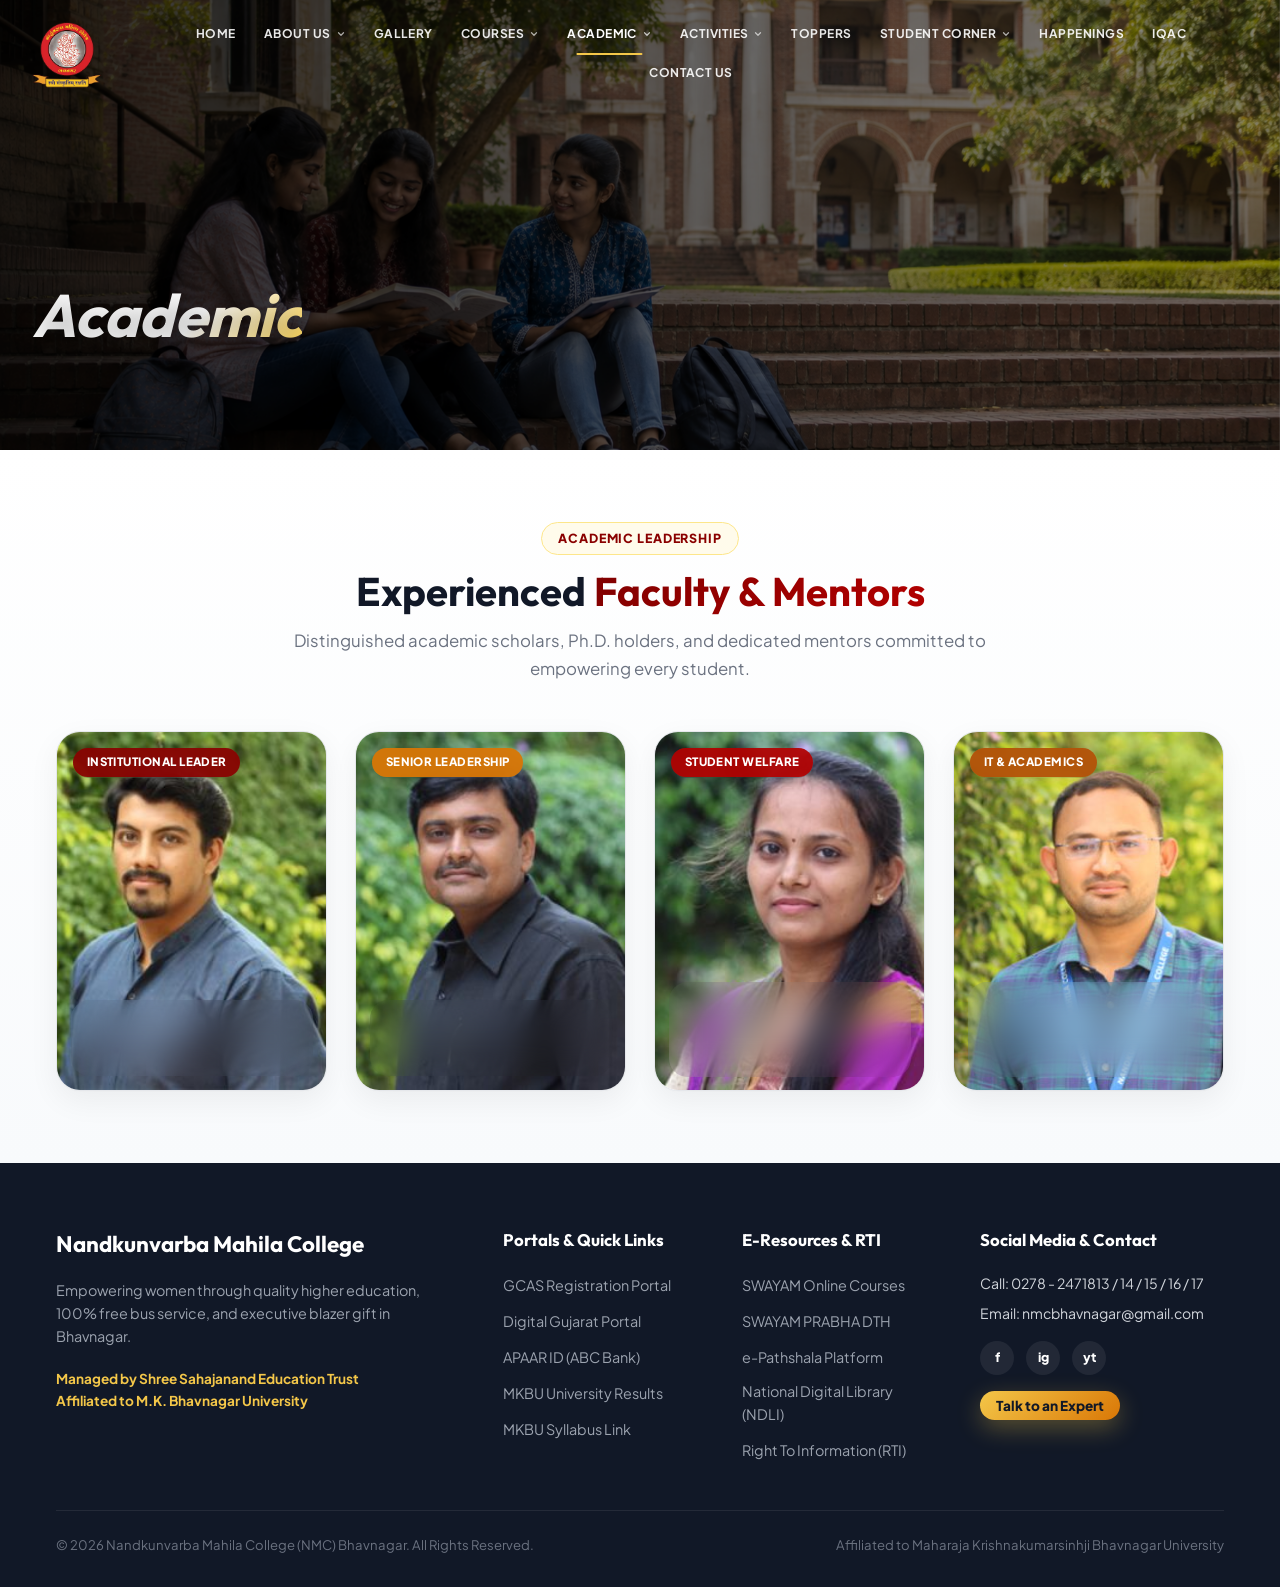
<file: academic.html>
<!DOCTYPE html>
<html lang="en">

<head>
  <meta charset="UTF-8">
  <meta name="viewport" content="width=device-width, initial-scale=1.0">
  <title>Academic | Nandkunvarba Mahila College (NMC) Bhavnagar</title>
  <meta name="description"
    content="Meet the experienced faculty and academic mentors at Nandkunvarba Mahila College (NMC) Bhavnagar - Ph.D. holders, scholars, and dedicated educators.">
  <link rel="canonical" href="https://nandkunvarbamahilacollege.com/academic.html">

  <!-- Google Fonts -->
  <link rel="preconnect" href="https://fonts.googleapis.com">
  <link rel="preconnect" href="https://fonts.gstatic.com" crossorigin>
  <link
    href="https://fonts.googleapis.com/css2?family=Outfit:wght@400;500;600;700;800;900&family=Plus+Jakarta+Sans:wght@400;500;600;700;800&display=swap"
    rel="stylesheet">

  <!-- Master Styles -->
  <link rel="stylesheet" href="css/styles.css?v=7.0">
</head>

<body>

  <!-- Scroll Progress Indicator Bar -->
  <div class="scroll-progress-bar" id="scrollProgressBar"></div>

  <!-- HEADER -->
  <header class="hero-header" id="header">
    <div class="hero-header-container">
      <!-- College Logo -->
      <a href="index.html" class="hero-logo-box" title="Nandkunvarba Mahila College">
        <img src="Images/New Logo 1.png" alt="NMC Logo" class="hero-logo-img">
      </a>

      <!-- Navigation Links -->
      <nav class="hero-nav">
        <ul class="hero-nav-menu">
          <li><a href="index.html" class="hero-nav-link">HOME</a></li>
          <li class="hero-nav-dropdown">
              <a href="about.html" class="hero-nav-link">ABOUT US <svg width="10" height="10" viewBox="0 0 24 24" fill="none" stroke="currentColor" stroke-width="3" stroke-linecap="round" stroke-linejoin="round"><polyline points="6 9 12 15 18 9"></polyline></svg></a>
              <ul class="hero-dropdown-menu">
                <li><a href="about.html#overview">College Overview</a></li>
                <li><a href="about.html#history">History &amp; Legacy</a></li>
                <li><a href="about.html#vision">Vision and Mission</a></li>
                <li><a href="about.html#founders">Founding Fathers</a></li>
                <li><a href="about.html#chairman">Chairman's Message</a></li>
                <li><a href="about.html#affiliation">Affiliation &amp; Recognition</a></li>
                <li><a href="about.html#song">NMC Song</a></li>
                <li><a href="about.html#brochure">NMC Brochure</a></li>
                <li><a href="about.html#awards">Awards</a></li>
                <li><a href="about.html#future">Future Vision</a></li>
              </ul>
            </li>
          <li><a href="gallery.html" class="hero-nav-link">GALLERY</a></li>
          <li class="hero-nav-dropdown">
            <a href="courses.html" class="hero-nav-link">COURSES <svg width="10" height="10" viewBox="0 0 24 24"
                fill="none" stroke="currentColor" stroke-width="3" stroke-linecap="round" stroke-linejoin="round">
                <polyline points="6 9 12 15 18 9"></polyline>
              </svg></a>
          </li>
          <li class="hero-nav-dropdown">
            <a href="academic.html" class="hero-nav-link active">ACADEMIC <svg width="10" height="10" viewBox="0 0 24 24"
                fill="none" stroke="currentColor" stroke-width="3" stroke-linecap="round" stroke-linejoin="round">
                <polyline points="6 9 12 15 18 9"></polyline>
              </svg></a>
          </li>
          <li class="hero-nav-dropdown">
            <a href="activities.html" class="hero-nav-link">ACTIVITIES <svg width="10" height="10" viewBox="0 0 24 24"
                fill="none" stroke="currentColor" stroke-width="3" stroke-linecap="round" stroke-linejoin="round">
                <polyline points="6 9 12 15 18 9"></polyline>
              </svg></a>
          </li>
          <li><a href="index.html#awards" class="hero-nav-link">TOPPERS</a></li>
          <li class="hero-nav-dropdown">
            <a href="student-corner.html" class="hero-nav-link">STUDENT CORNER <svg width="10" height="10" viewBox="0 0 24 24"
                fill="none" stroke="currentColor" stroke-width="3" stroke-linecap="round" stroke-linejoin="round">
                <polyline points="6 9 12 15 18 9"></polyline>
              </svg></a>
          </li>
          <li><a href="index.html#happenings" class="hero-nav-link">HAPPENINGS</a></li>
          <li><a href="index.html#iqac" class="hero-nav-link">IQAC</a></li>
            <li><a href="index.html#contact" class="hero-nav-link">CONTACT US</a></li>
        </ul>
      </nav>

      <!-- Mobile Hamburger -->
      <div class="hamburger" id="hamburger">
        <span></span>
        <span></span>
        <span></span>
      </div>
    </div>
  </header>

  <!-- HERO BANNER -->
  <section class="hero-fullscreen" id="home" style="min-height: 50vh; height: 50vh;">
    <div class="hero-bg-image">
      <img src="Images/Hero_Section.png" alt="Academic Banner" class="hero-bg-img" style="object-position: center 30%;">
    </div>
    <div class="hero-overlay" style="background: linear-gradient(to right, rgba(0,0,0,0.8), rgba(0,0,0,0.4));"></div>
    <div class="hero-content" style="padding-top: 100px; display: flex; align-items: flex-end; height: 100%; padding-bottom: 80px;">
      <h1 class="hero-main-title" style="font-size: 60px; font-weight: 600;"><em>Academic</em></h1>
    </div>
  </section>

  <!-- EXPERIENCED FACULTY SPOTLIGHT -->
  <section class="section-padding faculty-spotlight-section" id="faculty">
    <div class="container">
      <div class="section-header">
        <div class="section-subtitle">Academic Leadership</div>
        <h2 class="section-title">Experienced <span>Faculty &amp; Mentors</span></h2>
        <p class="section-description">Distinguished academic scholars, Ph.D. holders, and dedicated mentors committed to empowering every student.</p>
      </div>

      <div class="faculty-executive-grid">

        <!-- Faculty 1: Dr. Samkit Shah -->
        <div class="faculty-exec-card spotlight-active">
          <div class="faculty-exec-media">
            <img src="Images/samkit.jpg" alt="Dr. Samkit Shah - I/C Principal" class="faculty-exec-img" loading="lazy">
            <span class="faculty-badge badge-ruby">Institutional Leader</span>
            <div class="faculty-exec-overlay">
              <div class="faculty-exec-info">
                <span class="faculty-exec-role">I/C Principal &amp; Professor</span>
                <h3 class="faculty-exec-name">Dr. Samkit Shah</h3>
                <div class="faculty-exec-details">
                  <p class="faculty-exec-qual">Ph.D., M.Com, M.Phil &bull; 15+ Yrs Academic Leadership</p>
                  <div class="faculty-specialization-tags">
                    <span class="fspec-tag">Commerce</span>
                    <span class="fspec-tag">Management</span>
                    <span class="fspec-tag">Research</span>
                  </div>
                </div>
              </div>
            </div>
          </div>
        </div>

        <!-- Faculty 2: Mehulkumar Bhatt -->
        <div class="faculty-exec-card spotlight-active">
          <div class="faculty-exec-media">
            <img src="Images/mehul.jpg" alt="Mehulkumar Bhatt - I/C Principal" class="faculty-exec-img" loading="lazy">
            <span class="faculty-badge badge-gold">Senior Leadership</span>
            <div class="faculty-exec-overlay">
              <div class="faculty-exec-info">
                <span class="faculty-exec-role">I/C Principal &amp; Administrator</span>
                <h3 class="faculty-exec-name">Mehulkumar Bhatt</h3>
                <div class="faculty-exec-details">
                  <p class="faculty-exec-qual">M.Com, M.Phil &bull; Corporate Finance &amp; Higher Education</p>
                  <div class="faculty-specialization-tags">
                    <span class="fspec-tag">Finance</span>
                    <span class="fspec-tag">Administration</span>
                    <span class="fspec-tag">Economics</span>
                  </div>
                </div>
              </div>
            </div>
          </div>
        </div>

        <!-- Faculty 3: Ankita R. Patel -->
        <div class="faculty-exec-card spotlight-active">
          <div class="faculty-exec-media">
            <img src="Images/ankita.jpg" alt="Ankita R. Patel - Principal / Co-ordinator" class="faculty-exec-img" loading="lazy">
            <span class="faculty-badge badge-azure">Student Welfare</span>
            <div class="faculty-exec-overlay">
              <div class="faculty-exec-info">
                <span class="faculty-exec-role">Principal &amp; Chief Co-ordinator</span>
                <h3 class="faculty-exec-name">Ankita R. Patel</h3>
                <div class="faculty-exec-details">
                  <p class="faculty-exec-qual">M.A., B.Ed &bull; Academic Coordination &amp; Women Empowerment</p>
                  <div class="faculty-specialization-tags">
                    <span class="fspec-tag">Humanities</span>
                    <span class="fspec-tag">Mentorship</span>
                    <span class="fspec-tag">Co-ordination</span>
                  </div>
                </div>
              </div>
            </div>
          </div>
        </div>

        <!-- Faculty 4: Dipak Makwana -->
        <div class="faculty-exec-card spotlight-active">
          <div class="faculty-exec-media">
            <img src="Images/dipak.jpg" alt="Dipak Makwana - Academic Co-ordinator" class="faculty-exec-img" loading="lazy">
            <span class="faculty-badge badge-purple">IT &amp; Academics</span>
            <div class="faculty-exec-overlay">
              <div class="faculty-exec-info">
                <span class="faculty-exec-role">Academic Co-ordinator &amp; IT Head</span>
                <h3 class="faculty-exec-name">Dipak Makwana</h3>
                <div class="faculty-exec-details">
                  <p class="faculty-exec-qual">M.C.A., M.Phil &bull; Computer Applications &amp; Curriculum Design</p>
                  <div class="faculty-specialization-tags">
                    <span class="fspec-tag">BCA &amp; IT</span>
                    <span class="fspec-tag">Software</span>
                    <span class="fspec-tag">Curriculum</span>
                  </div>
                </div>
              </div>
            </div>
          </div>
        </div>

      </div>
    </div>
  </section>

  <!-- FOOTER -->
  <footer class="footer" id="quick-links">
    <div class="container">
      <div class="footer-grid">
        <div>
          <h3 style="font-family: var(--font-heading); font-size: 1.4rem; color: var(--white); margin-bottom: 1rem;">
            Nandkunvarba Mahila College</h3>
          <p style="font-size: 0.9rem; color: var(--gray-400); margin-bottom: 1.25rem; line-height: 1.6;">
            Empowering women through quality higher education, 100% free bus service, and executive blazer gift in
            Bhavnagar.
          </p>
          <p style="font-size: 0.85rem; color: var(--gold-warm); font-weight: 700;">
            Managed by Shree Sahajanand Education Trust<br>
            Affiliated to M.K. Bhavnagar University
          </p>
        </div>

        <div>
          <h4 class="footer-heading">Portals &amp; Quick Links</h4>
          <ul class="footer-links">
            <li><a href="https://gcas.gujarat.gov.in/" target="_blank">GCAS Registration Portal</a></li>
            <li><a href="https://www.digitalgujarat.gov.in/" target="_blank">Digital Gujarat Portal</a></li>
            <li><a href="https://www.abc.gov.in/" target="_blank">APAAR ID (ABC Bank)</a></li>
            <li><a href="#quick-links">MKBU University Results</a></li>
            <li><a href="#quick-links">MKBU Syllabus Link</a></li>
          </ul>
        </div>

        <div>
          <h4 class="footer-heading">E-Resources &amp; RTI</h4>
          <ul class="footer-links">
            <li><a href="https://swayam.gov.in/" target="_blank">SWAYAM Online Courses</a></li>
            <li><a href="https://swayamprabha.gov.in/" target="_blank">SWAYAM PRABHA DTH</a></li>
            <li><a href="https://epathshala.nic.in/" target="_blank">e-Pathshala Platform</a></li>
            <li><a href="https://ndl.iitkgp.ac.in/" target="_blank">National Digital Library (NDLI)</a></li>
            <li><a href="#quick-links">Right To Information (RTI)</a></li>
          </ul>
        </div>

        <div>
          <h4 class="footer-heading">Social Media &amp; Contact</h4>
          <p style="font-size: 0.88rem; color: var(--gray-300); margin-bottom: 0.5rem;">Call: 0278 - 2471813 / 14 / 15 / 16 / 17</p>
          <p style="font-size: 0.88rem; color: var(--gray-300); margin-bottom: 1rem;">Email: nmcbhavnagar@gmail.com</p>

          <div style="display: flex; gap: 0.75rem; margin-bottom: 1rem;">
            <a href="https://facebook.com" target="_blank" class="social-link">f</a>
            <a href="https://instagram.com" target="_blank" class="social-link">ig</a>
            <a href="https://youtube.com" target="_blank" class="social-link">yt</a>
          </div>

          <button class="btn btn-gold-warm" style="font-size: 0.85rem; padding: 0.5rem 1rem;">Talk to an Expert</button>
        </div>
      </div>

      <div class="footer-bottom">
        <div>&copy; 2026 Nandkunvarba Mahila College (NMC) Bhavnagar. All Rights Reserved.</div>
        <div>Affiliated to Maharaja Krishnakumarsinhji Bhavnagar University</div>
      </div>
    </div>
  </footer>

  <!-- Back to Top Button -->
  <button class="back-to-top-btn" id="backToTop" aria-label="Scroll to top" title="Scroll to top">
    <svg class="progress-ring-svg" width="46" height="46" viewBox="0 0 46 46">
      <circle class="progress-ring-track" cx="23" cy="23" r="20" fill="none" stroke-width="3" />
      <circle class="progress-ring-fill" id="progressRingFill" cx="23" cy="23" r="20" fill="none" stroke-width="3"
        stroke-dasharray="125.66" stroke-dashoffset="125.66" />
    </svg>
    <span class="back-to-top-arrow">
      <svg width="18" height="18" viewBox="0 0 24 24" fill="none" stroke="currentColor" stroke-width="2.5"
        stroke-linecap="round" stroke-linejoin="round">
        <polyline points="18 15 12 9 6 15"></polyline>
      </svg>
    </span>
  </button>

  <script src="js/main.js"></script>
</body>

</html>
</file>
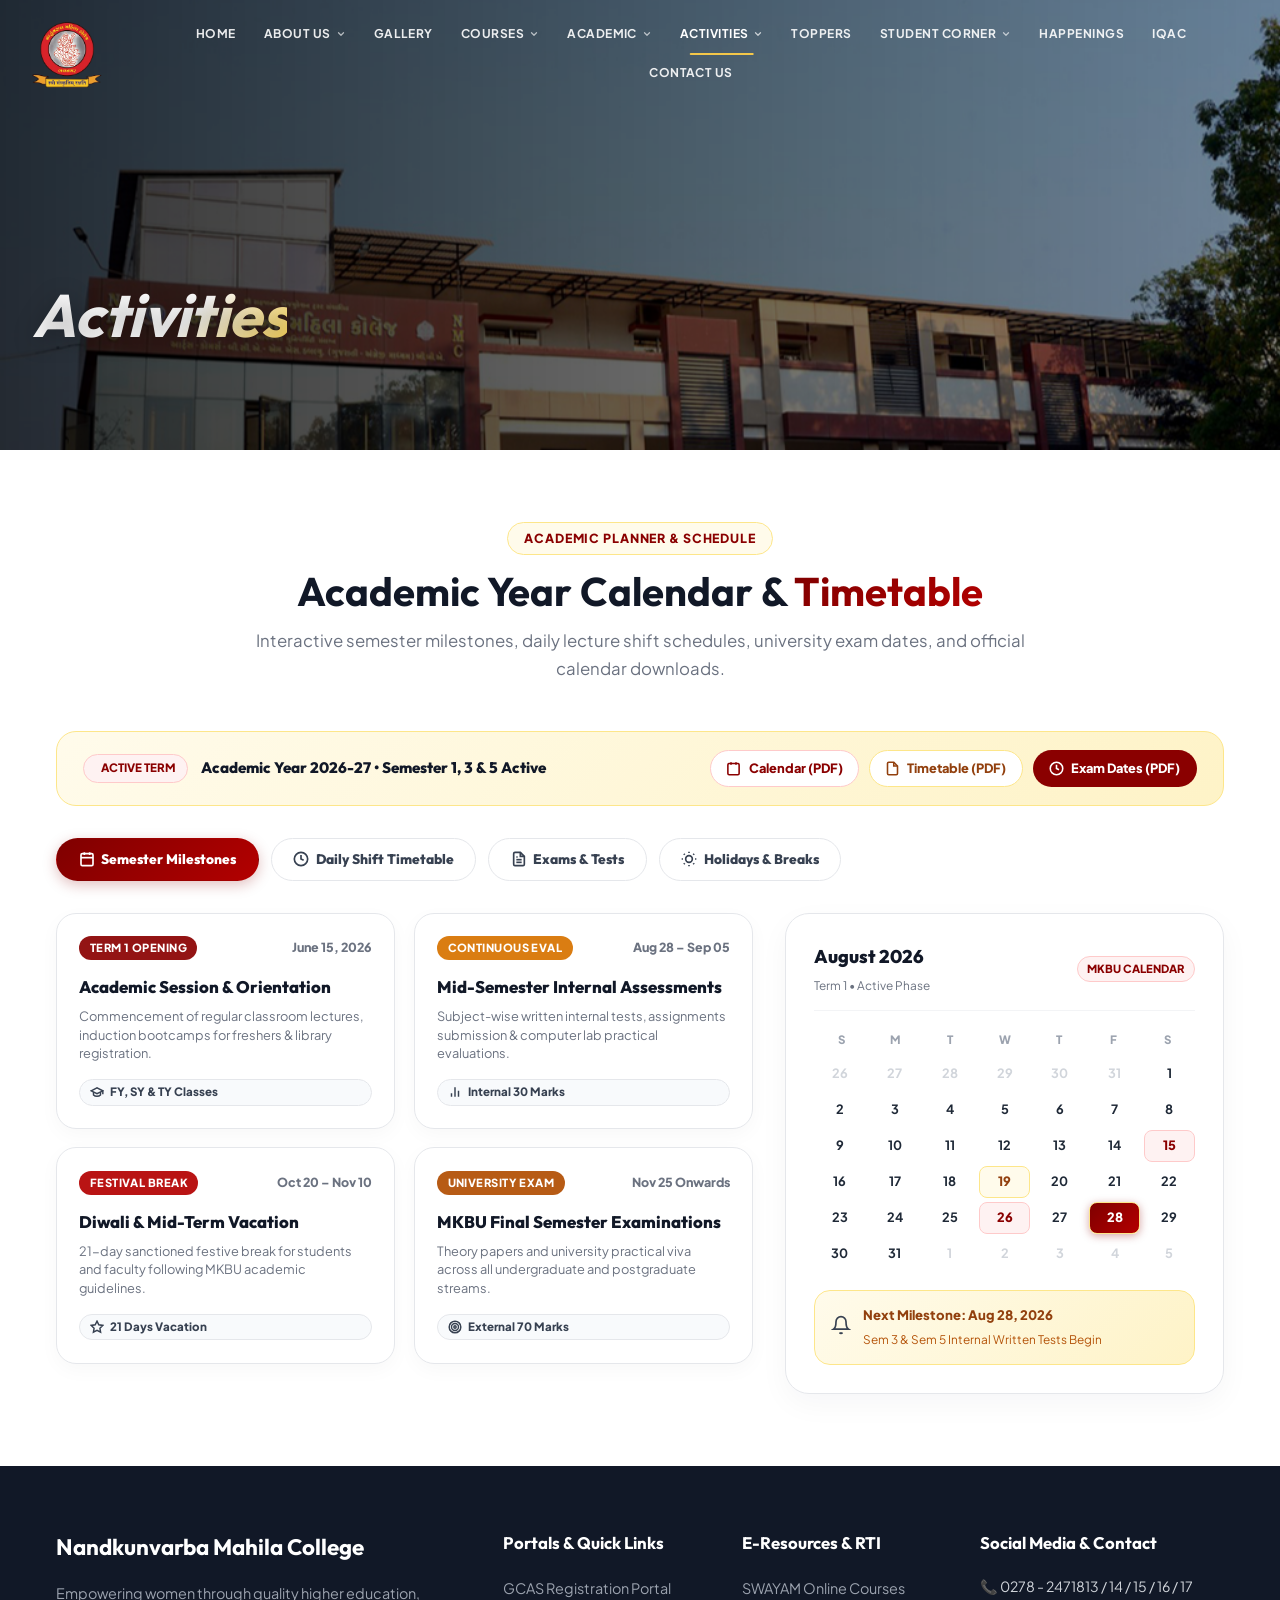
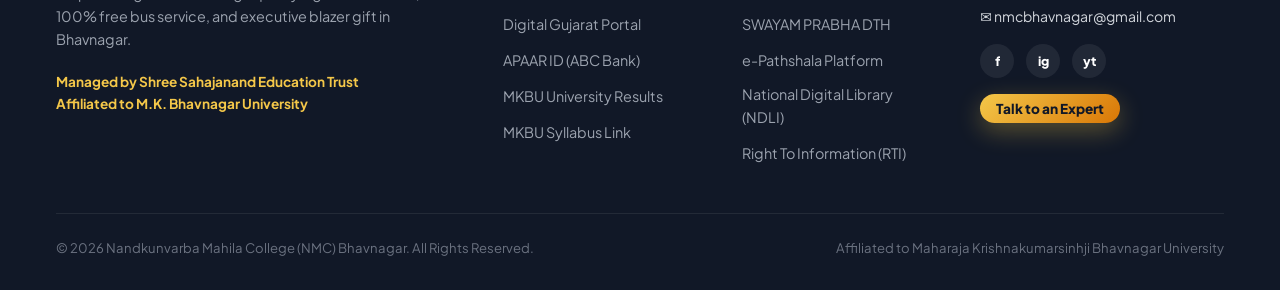
<file: activities.html>
<!DOCTYPE html>
<html lang="en">

<head>
  <meta charset="UTF-8">
  <meta name="viewport" content="width=device-width, initial-scale=1.0">
  <title>Activities | Nandkunvarba Mahila College (NMC) Bhavnagar</title>
  <meta name="description"
    content="Explore activities, academic calendar, timetable, and events at Nandkunvarba Mahila College (NMC) Bhavnagar.">
  <link rel="canonical" href="https://nandkunvarbamahilacollege.com/activities.html">

  <!-- Google Fonts -->
  <link rel="preconnect" href="https://fonts.googleapis.com">
  <link rel="preconnect" href="https://fonts.gstatic.com" crossorigin>
  <link
    href="https://fonts.googleapis.com/css2?family=Outfit:wght@400;500;600;700;800;900&family=Plus+Jakarta+Sans:wght@400;500;600;700;800&display=swap"
    rel="stylesheet">

  <!-- Master Styles -->
  <link rel="stylesheet" href="css/styles.css?v=7.0">
</head>
<body>
  <!-- Scroll Progress Indicator Bar -->
  <div class="scroll-progress-bar" id="scrollProgressBar"></div>

  <header class="hero-header" id="header">
    <div class="hero-header-container">
      <!-- College Logo -->
      <a href="index.html" class="hero-logo-box" title="Nandkunvarba Mahila College">
        <img src="Images/New Logo 1.png" alt="NMC Logo" class="hero-logo-img">
      </a>

      <!-- Navigation Links -->
      <nav class="hero-nav">
        <ul class="hero-nav-menu">
          <li><a href="index.html" class="hero-nav-link">HOME</a></li>
          <li class="hero-nav-dropdown">
              <a href="about.html" class="hero-nav-link">ABOUT US <svg width="10" height="10" viewBox="0 0 24 24" fill="none" stroke="currentColor" stroke-width="3" stroke-linecap="round" stroke-linejoin="round"><polyline points="6 9 12 15 18 9"></polyline></svg></a>
              <ul class="hero-dropdown-menu">
                <li><a href="about.html#overview">College Overview</a></li>
                <li><a href="about.html#history">History &amp; Legacy</a></li>
                <li><a href="about.html#vision">Vision and Mission</a></li>
                <li><a href="about.html#founders">Founding Fathers</a></li>
                <li><a href="about.html#chairman">Chairman's Message</a></li>
                <li><a href="about.html#affiliation">Affiliation &amp; Recognition</a></li>
                <li><a href="about.html#song">NMC Song</a></li>
                <li><a href="about.html#brochure">NMC Brochure</a></li>
                <li><a href="about.html#awards">Awards</a></li>
                <li><a href="about.html#future">Future Vision</a></li>
              </ul>
            </li>
          <li><a href="gallery.html" class="hero-nav-link">GALLERY</a></li>
          <li class="hero-nav-dropdown">
            <a href="courses.html" class="hero-nav-link">COURSES <svg width="10" height="10" viewBox="0 0 24 24"
                fill="none" stroke="currentColor" stroke-width="3" stroke-linecap="round" stroke-linejoin="round">
                <polyline points="6 9 12 15 18 9"></polyline>
              </svg></a>
          </li>
          <li class="hero-nav-dropdown">
            <a href="academic.html" class="hero-nav-link">ACADEMIC <svg width="10" height="10" viewBox="0 0 24 24"
                fill="none" stroke="currentColor" stroke-width="3" stroke-linecap="round" stroke-linejoin="round">
                <polyline points="6 9 12 15 18 9"></polyline>
              </svg></a>
          </li>
          <li class="hero-nav-dropdown">
            <a href="activities.html" class="hero-nav-link active">ACTIVITIES <svg width="10" height="10" viewBox="0 0 24 24"
                fill="none" stroke="currentColor" stroke-width="3" stroke-linecap="round" stroke-linejoin="round">
                <polyline points="6 9 12 15 18 9"></polyline>
              </svg></a>
          </li>
          <li><a href="index.html#awards" class="hero-nav-link">TOPPERS</a></li>
          <li class="hero-nav-dropdown">
            <a href="student-corner.html" class="hero-nav-link">STUDENT CORNER <svg width="10" height="10" viewBox="0 0 24 24"
                fill="none" stroke="currentColor" stroke-width="3" stroke-linecap="round" stroke-linejoin="round">
                <polyline points="6 9 12 15 18 9"></polyline>
              </svg></a>
          </li>
          <li><a href="index.html#happenings" class="hero-nav-link">HAPPENINGS</a></li>
          <li><a href="index.html#iqac" class="hero-nav-link">IQAC</a></li>
            <li><a href="index.html#contact" class="hero-nav-link">CONTACT US</a></li>
        </ul>
      </nav>

      <!-- Mobile Hamburger -->
      <div class="hamburger" id="hamburger">
        <span></span>
        <span></span>
        <span></span>
      </div>
    </div>
  </header>

  <section class="hero-fullscreen" id="home" style="min-height: 50vh; height: 50vh;">
    <div class="hero-bg-image">
      <img src="Images/NMC_Collage.jpg" alt="Activities Banner" class="hero-bg-img" style="object-position: center 20%;">
    </div>
    <div class="hero-overlay" style="background: linear-gradient(to right, rgba(0,0,0,0.8), rgba(0,0,0,0.4));"></div>
    <div class="hero-content" style="padding-top: 100px; display: flex; align-items: flex-end; height: 100%; padding-bottom: 80px;">
      <h1 class="hero-main-title" style="font-size: 60px; font-weight: 600; padding-right: 15px;"><em>Activities</em></h1>
    </div>
  </section>

  <!-- ACADEMIC COMMAND CENTER: YEAR CALENDAR & TIMETABLE -->
  <section class="section-padding calendar-section" id="calendar">
    <div class="container">
      <div class="section-header">
        <div class="section-subtitle">Academic Planner &amp; Schedule</div>
        <h2 class="section-title">Academic Year Calendar &amp; <span>Timetable</span></h2>
        <p class="section-description">Interactive semester milestones, daily lecture shift schedules, university exam dates, and official calendar downloads.</p>
      </div>

      <!-- Quick Status & Download Ribbon -->
      <div class="cal-status-ribbon">
        <div class="cal-ribbon-left">
          <span class="ribbon-live-pulse"><span class="pulse-dot"></span> Active Term</span>
          <strong class="ribbon-term-title">Academic Year 2026-27 &bull; Semester 1, 3 &amp; 5 Active</strong>
        </div>
        <div class="cal-ribbon-actions">
          <a href="#" class="cal-action-chip chip-ruby">
            <svg width="15" height="15" viewBox="0 0 24 24" fill="none" stroke="currentColor" stroke-width="2.5"><rect x="3" y="4" width="18" height="18" rx="2"/><line x1="16" y1="2" x2="16" y2="6"/><line x1="8" y1="2" x2="8" y2="6"/></svg>
            <span>Calendar (PDF)</span>
          </a>
          <a href="#" class="cal-action-chip chip-gold">
            <svg width="15" height="15" viewBox="0 0 24 24" fill="none" stroke="currentColor" stroke-width="2.5"><path d="M14 2H6a2 2 0 0 0-2 2v16a2 2 0 0 0 2 2h12a2 2 0 0 0 2-2V8z"/><polyline points="14 2 14 8 20 8"/></svg>
            <span>Timetable (PDF)</span>
          </a>
          <a href="#" class="cal-action-chip chip-crimson">
            <svg width="15" height="15" viewBox="0 0 24 24" fill="none" stroke="currentColor" stroke-width="2.5"><circle cx="12" cy="12" r="10"/><polyline points="12 6 12 12 16 14"/></svg>
            <span>Exam Dates (PDF)</span>
          </a>
        </div>
      </div>

      <!-- Interactive 4-Category Switcher Filter Tabs -->
      <div class="cal-tabs-bar">
        <button class="cal-tab-btn active" data-cal-tab="milestones">
          <span style="display: flex; align-items: center; gap: 0.4rem;"><svg width="16" height="16" viewBox="0 0 24 24" fill="none" stroke="currentColor" stroke-width="2.5"><rect x="3" y="4" width="18" height="18" rx="2" ry="2"></rect><line x1="16" y1="2" x2="16" y2="6"></line><line x1="8" y1="2" x2="8" y2="6"></line><line x1="3" y1="10" x2="21" y2="10"></line></svg> Semester Milestones</span>
        </button>
        <button class="cal-tab-btn" data-cal-tab="shifts">
          <span style="display: flex; align-items: center; gap: 0.4rem;"><svg width="16" height="16" viewBox="0 0 24 24" fill="none" stroke="currentColor" stroke-width="2.5"><circle cx="12" cy="12" r="10"></circle><polyline points="12 6 12 12 16 14"></polyline></svg> Daily Shift Timetable</span>
        </button>
        <button class="cal-tab-btn" data-cal-tab="exams">
          <span style="display: flex; align-items: center; gap: 0.4rem;"><svg width="16" height="16" viewBox="0 0 24 24" fill="none" stroke="currentColor" stroke-width="2.5"><path d="M14 2H6a2 2 0 0 0-2 2v16a2 2 0 0 0 2 2h12a2 2 0 0 0 2-2V8z"></path><polyline points="14 2 14 8 20 8"></polyline><line x1="16" y1="13" x2="8" y2="13"></line><line x1="16" y1="17" x2="8" y2="17"></line><polyline points="10 9 9 9 8 9"></polyline></svg> Exams &amp; Tests</span>
        </button>
        <button class="cal-tab-btn" data-cal-tab="holidays">
          <span style="display: flex; align-items: center; gap: 0.4rem;"><svg width="16" height="16" viewBox="0 0 24 24" fill="none" stroke="currentColor" stroke-width="2.5"><circle cx="12" cy="12" r="5"></circle><line x1="12" y1="1" x2="12" y2="3"></line><line x1="12" y1="21" x2="12" y2="23"></line><line x1="4.22" y1="4.22" x2="5.64" y2="5.64"></line><line x1="18.36" y1="18.36" x2="19.78" y2="19.78"></line><line x1="1" y1="12" x2="3" y2="12"></line><line x1="21" y1="12" x2="23" y2="12"></line><line x1="4.22" y1="19.78" x2="5.64" y2="18.36"></line><line x1="18.36" y1="5.64" x2="19.78" y2="4.22"></line></svg> Holidays &amp; Breaks</span>
        </button>
      </div>

      <!-- Main 2-Column Command Center Architecture -->
      <div class="cal-command-grid">
        
        <!-- Left: Dynamic Interactive Tab Content -->
        <div class="cal-tab-panels-wrap">
          
          <!-- PANEL 1: Semester Milestones -->
          <div class="cal-tab-panel active" id="cal-panel-milestones">
            <div class="cal-milestones-grid">
              
              <div class="cal-milestone-card spotlight-active">
                <div class="cmile-top">
                  <span class="cmile-badge badge-ruby">Term 1 Opening</span>
                  <span class="cmile-date">June 15, 2026</span>
                </div>
                <h4 class="cmile-title">Academic Session &amp; Orientation</h4>
                <p class="cmile-desc">Commencement of regular classroom lectures, induction bootcamps for freshers &amp; library registration.</p>
                <div class="cmile-footer">
                  <span class="cmile-tag" style="display: flex; align-items: center; gap: 0.4rem;"><svg width="14" height="14" viewBox="0 0 24 24" fill="none" stroke="currentColor" stroke-width="2.5"><path d="M22 10v6M2 10l10-5 10 5-10 5z"></path><path d="M6 12v5c3 3 9 3 12 0v-5"></path></svg> FY, SY &amp; TY Classes</span>
                </div>
              </div>

              <div class="cal-milestone-card spotlight-active">
                <div class="cmile-top">
                  <span class="cmile-badge badge-gold">Continuous Eval</span>
                  <span class="cmile-date">Aug 28 &ndash; Sep 05</span>
                </div>
                <h4 class="cmile-title">Mid-Semester Internal Assessments</h4>
                <p class="cmile-desc">Subject-wise written internal tests, assignments submission &amp; computer lab practical evaluations.</p>
                <div class="cmile-footer">
                  <span class="cmile-tag" style="display: flex; align-items: center; gap: 0.4rem;"><svg width="14" height="14" viewBox="0 0 24 24" fill="none" stroke="currentColor" stroke-width="2.5"><line x1="18" y1="20" x2="18" y2="10"></line><line x1="12" y1="20" x2="12" y2="4"></line><line x1="6" y1="20" x2="6" y2="14"></line></svg> Internal 30 Marks</span>
                </div>
              </div>

              <div class="cal-milestone-card spotlight-active">
                <div class="cmile-top">
                  <span class="cmile-badge badge-crimson">Festival Break</span>
                  <span class="cmile-date">Oct 20 &ndash; Nov 10</span>
                </div>
                <h4 class="cmile-title">Diwali &amp; Mid-Term Vacation</h4>
                <p class="cmile-desc">21-day sanctioned festive break for students and faculty following MKBU academic guidelines.</p>
                <div class="cmile-footer">
                  <span class="cmile-tag" style="display: flex; align-items: center; gap: 0.4rem;"><svg width="14" height="14" viewBox="0 0 24 24" fill="none" stroke="currentColor" stroke-width="2.5"><polygon points="12 2 15.09 8.26 22 9.27 17 14.14 18.18 21.02 12 17.77 5.82 21.02 7 14.14 2 9.27 8.91 8.26 12 2"></polygon></svg> 21 Days Vacation</span>
                </div>
              </div>

              <div class="cal-milestone-card spotlight-active">
                <div class="cmile-top">
                  <span class="cmile-badge badge-amber">University Exam</span>
                  <span class="cmile-date">Nov 25 Onwards</span>
                </div>
                <h4 class="cmile-title">MKBU Final Semester Examinations</h4>
                <p class="cmile-desc">Theory papers and university practical viva across all undergraduate and postgraduate streams.</p>
                <div class="cmile-footer">
                  <span class="cmile-tag" style="display: flex; align-items: center; gap: 0.4rem;"><svg width="14" height="14" viewBox="0 0 24 24" fill="none" stroke="currentColor" stroke-width="2.5"><circle cx="12" cy="12" r="10"></circle><circle cx="12" cy="12" r="6"></circle><circle cx="12" cy="12" r="2"></circle></svg> External 70 Marks</span>
                </div>
              </div>

            </div>
          </div>

          <!-- PANEL 2: Daily Shift Timetable -->
          <div class="cal-tab-panel" id="cal-panel-shifts">
            <div class="cal-shifts-grid">
              
              <div class="cal-shift-card spotlight-active">
                <div class="cshift-header header-ruby">
                  <div class="cshift-icon"><svg width="20" height="20" viewBox="0 0 24 24" fill="none" stroke="currentColor" stroke-width="2.5"><circle cx="12" cy="12" r="5"></circle><line x1="12" y1="1" x2="12" y2="3"></line><line x1="12" y1="21" x2="12" y2="23"></line><line x1="4.22" y1="4.22" x2="5.64" y2="5.64"></line><line x1="18.36" y1="18.36" x2="19.78" y2="19.78"></line><line x1="1" y1="12" x2="3" y2="12"></line><line x1="21" y1="12" x2="23" y2="12"></line><line x1="4.22" y1="19.78" x2="5.64" y2="18.36"></line><line x1="18.36" y1="5.64" x2="19.78" y2="4.22"></line></svg></div>
                  <div>
                    <span class="cshift-sub">Morning Session</span>
                    <h4 class="cshift-title">UG Degree Programs Shift</h4>
                    <span class="cshift-time">07:45 AM &ndash; 12:30 PM</span>
                  </div>
                </div>
                <div class="cshift-body">
                  <div class="cshift-row">
                    <span class="cslot-time">07:45 - 08:35</span>
                    <span class="cslot-name">Lecture 1 &bull; Core Specialization</span>
                  </div>
                  <div class="cshift-row">
                    <span class="cslot-time">08:35 - 09:25</span>
                    <span class="cslot-name">Lecture 2 &bull; Domain Theory</span>
                  </div>
                  <div class="cshift-row cshift-recess">
                    <span class="cslot-time">09:25 - 09:45</span>
                    <span class="cslot-name" style="display: flex; align-items: center; gap: 0.4rem;"><svg width="14" height="14" viewBox="0 0 24 24" fill="none" stroke="currentColor" stroke-width="2.5"><path d="M18 8h1a4 4 0 0 1 0 8h-1"></path><path d="M2 8h16v9a4 4 0 0 1-4 4H6a4 4 0 0 1-4-4V8z"></path><line x1="6" y1="1" x2="6" y2="4"></line><line x1="10" y1="1" x2="10" y2="4"></line><line x1="14" y1="1" x2="14" y2="4"></line></svg> Morning Tea &amp; Campus Recess</span>
                  </div>
                  <div class="cshift-row">
                    <span class="cslot-time">09:45 - 10:35</span>
                    <span class="cslot-name">Lecture 3 &bull; Applied Electives</span>
                  </div>
                  <div class="cshift-row">
                    <span class="cslot-time">10:35 - 12:30</span>
                    <span class="cslot-name">Lab Sessions / Soft Skills / Library</span>
                  </div>
                </div>
              </div>

              <div class="cal-shift-card spotlight-active">
                <div class="cshift-header header-gold">
                  <div class="cshift-icon"><svg width="20" height="20" viewBox="0 0 24 24" fill="none" stroke="currentColor" stroke-width="2.5"><rect x="2" y="3" width="20" height="14" rx="2" ry="2"></rect><line x1="2" y1="20" x2="22" y2="20"></line></svg></div>
                  <div>
                    <span class="cshift-sub">Afternoon &amp; Lab Session</span>
                    <h4 class="cshift-title">BCA, IT &amp; Studio Shift</h4>
                    <span class="cshift-time">12:45 PM &ndash; 05:30 PM</span>
                  </div>
                </div>
                <div class="cshift-body">
                  <div class="cshift-row">
                    <span class="cslot-time">12:45 - 01:35</span>
                    <span class="cslot-name">Programming / Garment Studio Lab</span>
                  </div>
                  <div class="cshift-row">
                    <span class="cslot-time">01:35 - 02:25</span>
                    <span class="cslot-name">Web Development &amp; Cloud Lab</span>
                  </div>
                  <div class="cshift-row cshift-recess">
                    <span class="cslot-time">02:25 - 02:45</span>
                    <span class="cslot-name" style="display: flex; align-items: center; gap: 0.4rem;"><svg width="14" height="14" viewBox="0 0 24 24" fill="none" stroke="currentColor" stroke-width="2.5"><path d="M18 8h1a4 4 0 0 1 0 8h-1"></path><path d="M2 8h16v9a4 4 0 0 1-4 4H6a4 4 0 0 1-4-4V8z"></path><line x1="6" y1="1" x2="6" y2="4"></line><line x1="10" y1="1" x2="10" y2="4"></line><line x1="14" y1="1" x2="14" y2="4"></line></svg> Afternoon Refreshment Recess</span>
                  </div>
                  <div class="cshift-row">
                    <span class="cslot-time">02:45 - 03:35</span>
                    <span class="cslot-name">Database Systems &amp; Live Projects</span>
                  </div>
                  <div class="cshift-row">
                    <span class="cslot-time">03:35 - 05:30</span>
                    <span class="cslot-name">Hands-on Coding &amp; Mentorship</span>
                  </div>
                </div>
              </div>

            </div>
          </div>

          <!-- PANEL 3: Exams & Assessments -->
          <div class="cal-tab-panel" id="cal-panel-exams">
            <div class="cal-exams-list">
              <div class="cal-exam-item spotlight-active">
                <div class="cexam-icon icon-ruby"><svg width="20" height="20" viewBox="0 0 24 24" fill="none" stroke="currentColor" stroke-width="2.5"><path d="M14 2H6a2 2 0 0 0-2 2v16a2 2 0 0 0 2 2h12a2 2 0 0 0 2-2V8z"></path><polyline points="14 2 14 8 20 8"></polyline><line x1="16" y1="13" x2="8" y2="13"></line><line x1="16" y1="17" x2="8" y2="17"></line><polyline points="10 9 9 9 8 9"></polyline></svg></div>
                <div class="cexam-info">
                  <strong>Unit Test 1 (Classroom Assessment)</strong>
                  <span>Syllabus: Units 1 &amp; 2 | Marks: 20 | Schedule: July 22 - July 28</span>
                </div>
                <span class="cexam-status status-gold">Upcoming</span>
              </div>
              <div class="cal-exam-item spotlight-active">
                <div class="cexam-icon icon-gold"><svg width="20" height="20" viewBox="0 0 24 24" fill="none" stroke="currentColor" stroke-width="2.5"><line x1="18" y1="20" x2="18" y2="10"></line><line x1="12" y1="20" x2="12" y2="4"></line><line x1="6" y1="20" x2="6" y2="14"></line></svg></div>
                <div class="cexam-info">
                  <strong>Mid-Semester Internal Assessment</strong>
                  <span>Syllabus: 50% Course | Marks: 30 | Schedule: August 28 - September 05</span>
                </div>
                <span class="cexam-status status-gold">Scheduled</span>
              </div>
              <div class="cal-exam-item spotlight-active">
                <div class="cexam-icon icon-crimson"><svg width="20" height="20" viewBox="0 0 24 24" fill="none" stroke="currentColor" stroke-width="2.5"><circle cx="12" cy="12" r="10"></circle><circle cx="12" cy="12" r="6"></circle><circle cx="12" cy="12" r="2"></circle></svg></div>
                <div class="cexam-info">
                  <strong>MKBU University Semester Examination</strong>
                  <span>Syllabus: Complete Course | Marks: 70 | Schedule: November 25 Onwards</span>
                </div>
                <span class="cexam-status status-ruby">Final Exam</span>
              </div>
            </div>
          </div>

          <!-- PANEL 4: Holidays & Breaks -->
          <div class="cal-tab-panel" id="cal-panel-holidays">
            <div class="cal-holidays-grid">
              <div class="choliday-chip"><span class="choli-date">15 AUG</span> <strong>Independence Day</strong></div>
              <div class="choliday-chip"><span class="choli-date">19 AUG</span> <strong>Raksha Bandhan</strong></div>
              <div class="choliday-chip"><span class="choli-date">26 AUG</span> <strong>Janmashtami</strong></div>
              <div class="choliday-chip"><span class="choli-date">07 SEP</span> <strong>Ganesh Chaturthi</strong></div>
              <div class="choliday-chip"><span class="choli-date">02 OCT</span> <strong>Gandhi Jayanti</strong></div>
              <div class="choliday-chip"><span class="choli-date">12 OCT</span> <strong>Dussehra (Vijaya Dashami)</strong></div>
            </div>
          </div>

        </div>

        <!-- Right: Interactive Month Calendar Mini-Matrix Widget -->
        <div class="cal-widget-wrap">
          <div class="cal-matrix-card spotlight-active">
            
            <div class="cmatrix-header">
              <div class="cmatrix-month-title">
                <strong>August 2026</strong>
                <span>Term 1 &bull; Active Phase</span>
              </div>
              <span class="cmatrix-badge">MKBU Calendar</span>
            </div>

            <!-- Calendar Days Header -->
            <div class="cmatrix-days-grid">
              <span>S</span><span>M</span><span>T</span><span>W</span><span>T</span><span>F</span><span>S</span>
            </div>

            <!-- Calendar Date Numbers Grid -->
            <div class="cmatrix-numbers-grid">
              <span class="dim">26</span><span class="dim">27</span><span class="dim">28</span><span class="dim">29</span><span class="dim">30</span><span class="dim">31</span><span>1</span>
              <span>2</span><span>3</span><span>4</span><span>5</span><span>6</span><span>7</span><span>8</span>
              <span>9</span><span>10</span><span>11</span><span>12</span><span>13</span><span>14</span>
              <span class="highlight-ruby" title="Aug 15: Independence Day">15</span>
              <span>16</span><span>17</span><span>18</span>
              <span class="highlight-gold" title="Aug 19: Raksha Bandhan">19</span>
              <span>20</span><span>21</span><span>22</span>
              <span>23</span><span>24</span><span>25</span>
              <span class="highlight-ruby" title="Aug 26: Janmashtami">26</span>
              <span>27</span>
              <span class="highlight-gold active-now" title="Aug 28: Sem 3 Internal Tests Begin">28</span>
              <span>29</span>
              <span>30</span><span>31</span><span class="dim">1</span><span class="dim">2</span><span class="dim">3</span><span class="dim">4</span><span class="dim">5</span>
            </div>

            <!-- Selected Event Snapshot -->
            <div class="cmatrix-event-snapshot">
              <div class="cevent-snap-icon"><svg width="20" height="20" viewBox="0 0 24 24" fill="none" stroke="currentColor" stroke-width="2"><path d="M18 8A6 6 0 0 0 6 8c0 7-3 9-3 9h18s-3-2-3-9"></path><path d="M13.73 21a2 2 0 0 1-3.46 0"></path></svg></div>
              <div class="cevent-snap-text">
                <strong>Next Milestone: Aug 28, 2026</strong>
                <span>Sem 3 &amp; Sem 5 Internal Written Tests Begin</span>
              </div>
            </div>

          </div>
        </div>

      </div>

    </div>
  </section>

  <footer class="footer" id="quick-links">
    <div class="container">
      <div class="footer-grid">
        <div>
          <h3 style="font-family: var(--font-heading); font-size: 1.4rem; color: var(--white); margin-bottom: 1rem;">
            Nandkunvarba Mahila College</h3>
          <p style="font-size: 0.9rem; color: var(--gray-400); margin-bottom: 1.25rem; line-height: 1.6;">
            Empowering women through quality higher education, 100% free bus service, and executive blazer gift in
            Bhavnagar.
          </p>
          <p style="font-size: 0.85rem; color: var(--gold-warm); font-weight: 700;">
            Managed by Shree Sahajanand Education Trust<br>
            Affiliated to M.K. Bhavnagar University
          </p>
        </div>

        <div>
          <h4 class="footer-heading">Portals &amp; Quick Links</h4>
          <ul class="footer-links">
            <li><a href="https://gcas.gujarat.gov.in/" target="_blank">GCAS Registration Portal</a></li>
            <li><a href="https://www.digitalgujarat.gov.in/" target="_blank">Digital Gujarat Portal</a></li>
            <li><a href="https://www.abc.gov.in/" target="_blank">APAAR ID (ABC Bank)</a></li>
            <li><a href="#quick-links">MKBU University Results</a></li>
            <li><a href="#quick-links">MKBU Syllabus Link</a></li>
          </ul>
        </div>

        <div>
          <h4 class="footer-heading">E-Resources &amp; RTI</h4>
          <ul class="footer-links">
            <li><a href="https://swayam.gov.in/" target="_blank">SWAYAM Online Courses</a></li>
            <li><a href="https://swayamprabha.gov.in/" target="_blank">SWAYAM PRABHA DTH</a></li>
            <li><a href="https://epathshala.nic.in/" target="_blank">e-Pathshala Platform</a></li>
            <li><a href="https://ndl.iitkgp.ac.in/" target="_blank">National Digital Library (NDLI)</a></li>
            <li><a href="#quick-links">Right To Information (RTI)</a></li>
          </ul>
        </div>

        <div>
          <h4 class="footer-heading">Social Media &amp; Contact</h4>
          <p style="font-size: 0.88rem; color: var(--gray-300); margin-bottom: 0.5rem;">📞 0278 - 2471813 / 14 / 15 /
            16 / 17</p>
          <p style="font-size: 0.88rem; color: var(--gray-300); margin-bottom: 1rem;">✉️ nmcbhavnagar@gmail.com</p>

          <div style="display: flex; gap: 0.75rem; margin-bottom: 1rem;">
            <a href="https://facebook.com" target="_blank" class="social-link">f</a>
            <a href="https://instagram.com" target="_blank" class="social-link">ig</a>
            <a href="https://youtube.com" target="_blank" class="social-link">yt</a>
          </div>

          <button class="btn btn-gold-warm open-reg-modal" style="font-size: 0.85rem; padding: 0.5rem 1rem;">Talk to an
            Expert</button>
        </div>
      </div>

      <div class="footer-bottom">
        <div>&copy; 2026 Nandkunvarba Mahila College (NMC) Bhavnagar. All Rights Reserved.</div>
        <div>Affiliated to Maharaja Krishnakumarsinhji Bhavnagar University</div>
      </div>
    </div>
  </footer>

  <!-- Back to Top Button with Circular Scroll Progress -->
  <button class="back-to-top-btn" id="backToTop" aria-label="Scroll to top" title="Scroll to top">
    <svg class="progress-ring-svg" width="46" height="46" viewBox="0 0 46 46">
      <circle class="progress-ring-track" cx="23" cy="23" r="20" fill="none" stroke-width="3" />
      <circle class="progress-ring-fill" id="progressRingFill" cx="23" cy="23" r="20" fill="none" stroke-width="3"
        stroke-dasharray="125.66" stroke-dashoffset="125.66" />
    </svg>
    <span class="back-to-top-arrow">
      <svg width="18" height="18" viewBox="0 0 24 24" fill="none" stroke="currentColor" stroke-width="2.5"
        stroke-linecap="round" stroke-linejoin="round">
        <polyline points="18 15 12 9 6 15"></polyline>
      </svg>
    </span>
  </button>

  <script src="js/main.js"></script>
</body>

</html>
</file>
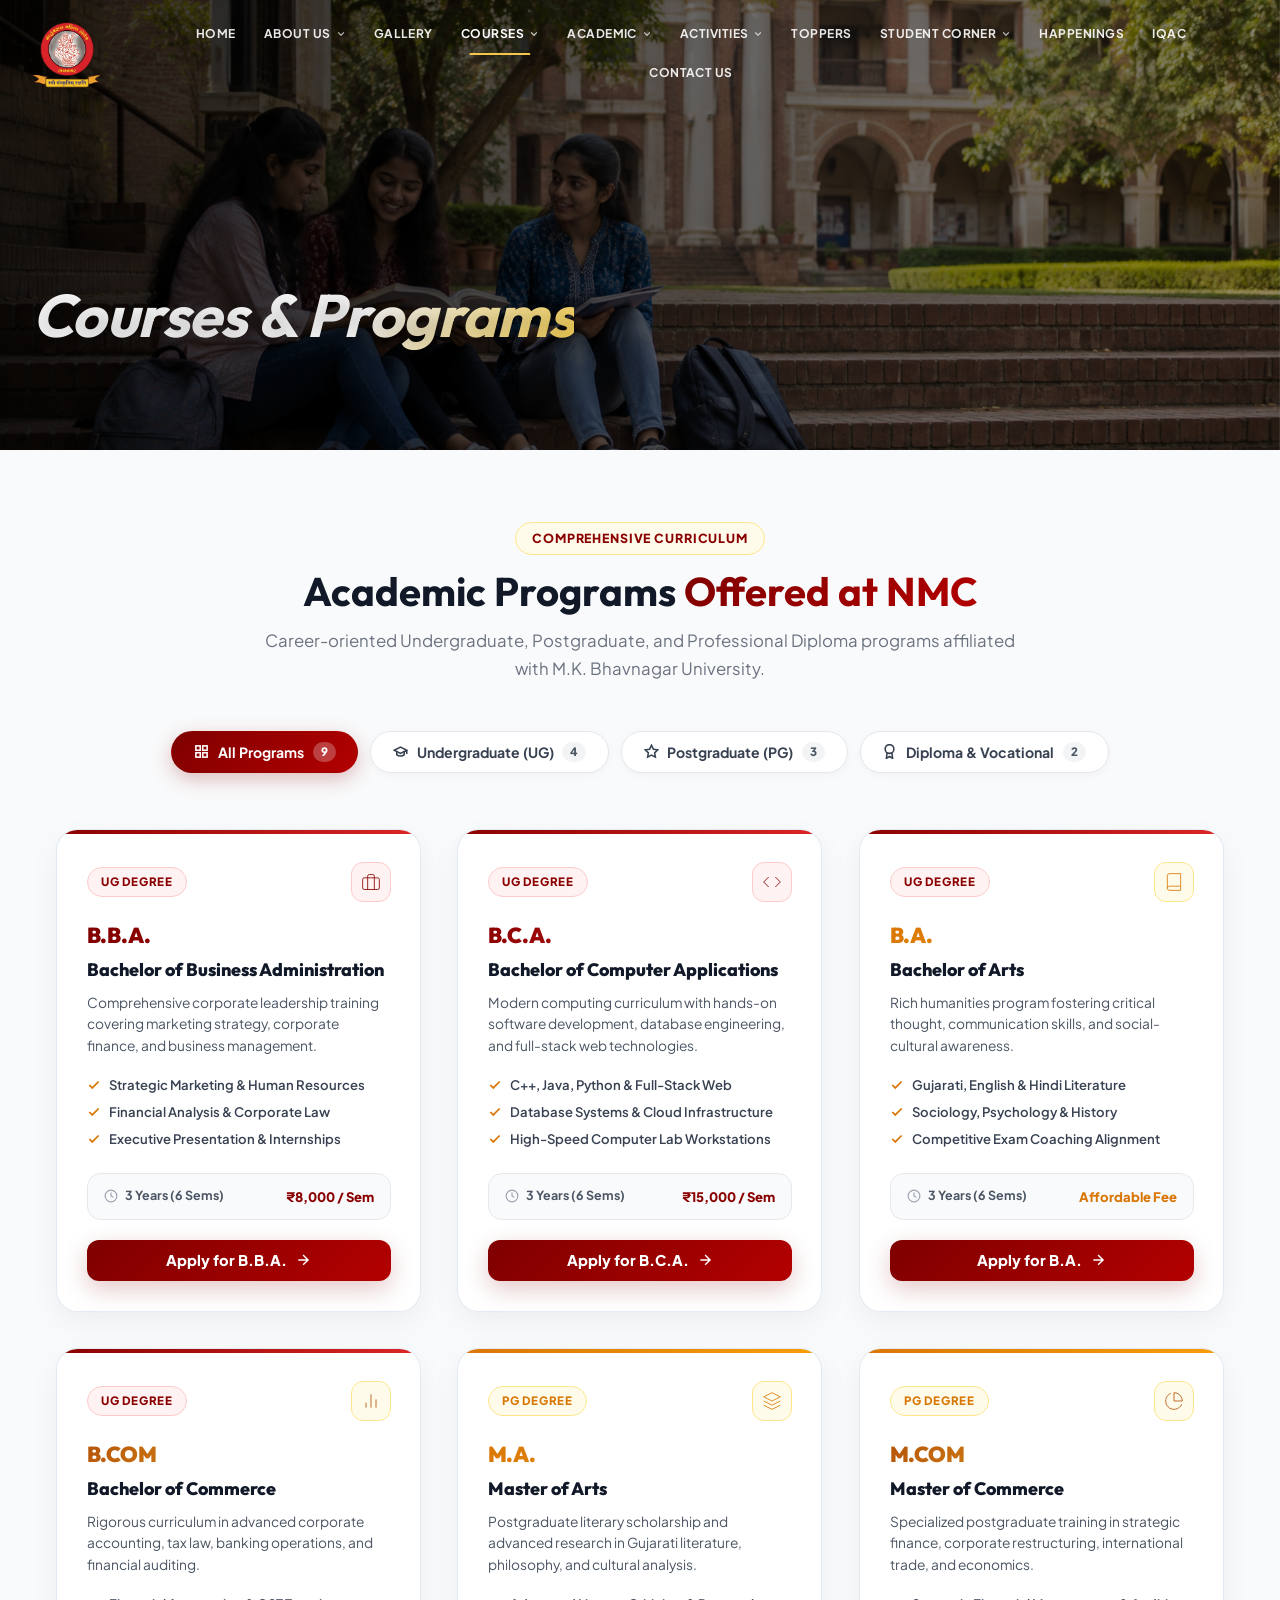
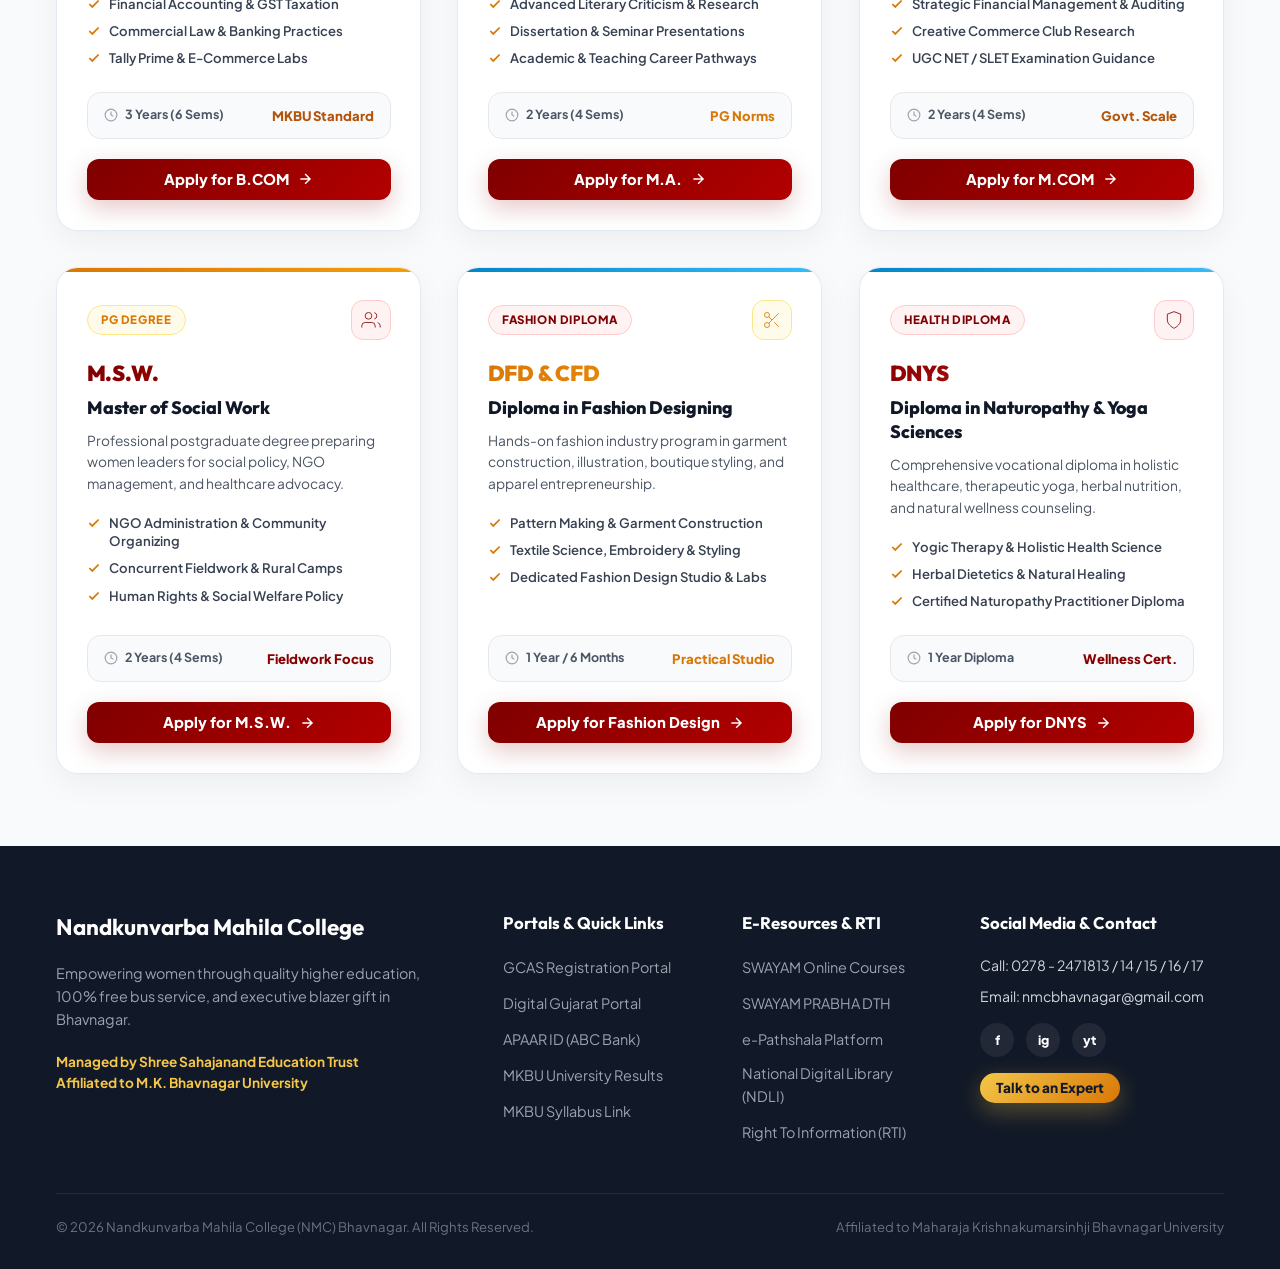
<file: courses.html>
<!DOCTYPE html>
<html lang="en">

<head>
  <meta charset="UTF-8">
  <meta name="viewport" content="width=device-width, initial-scale=1.0">
  <title>Courses & Programs | Nandkunvarba Mahila College (NMC) Bhavnagar</title>
  <meta name="description"
    content="Explore career-oriented UG, PG, and Diploma programs at Nandkunvarba Mahila College (NMC) Bhavnagar - BBA, BCA, BA, BCom, MA, MCom, MSW, DFD, DNYS.">
  <link rel="canonical" href="https://nandkunvarbamahilacollege.com/courses.html">

  <!-- Google Fonts -->
  <link rel="preconnect" href="https://fonts.googleapis.com">
  <link rel="preconnect" href="https://fonts.gstatic.com" crossorigin>
  <link
    href="https://fonts.googleapis.com/css2?family=Outfit:wght@400;500;600;700;800;900&family=Plus+Jakarta+Sans:wght@400;500;600;700;800&display=swap"
    rel="stylesheet">

  <!-- Master Styles -->
  <link rel="stylesheet" href="css/styles.css?v=7.0">
</head>

<body>

  <!-- Scroll Progress Indicator Bar -->
  <div class="scroll-progress-bar" id="scrollProgressBar"></div>

  <!-- HEADER -->
  <header class="hero-header" id="header">
    <div class="hero-header-container">
      <!-- College Logo -->
      <a href="index.html" class="hero-logo-box" title="Nandkunvarba Mahila College">
        <img src="Images/New Logo 1.png" alt="NMC Logo" class="hero-logo-img">
      </a>

      <!-- Navigation Links -->
      <nav class="hero-nav">
        <ul class="hero-nav-menu">
          <li><a href="index.html" class="hero-nav-link">HOME</a></li>
          <li class="hero-nav-dropdown">
              <a href="about.html" class="hero-nav-link">ABOUT US <svg width="10" height="10" viewBox="0 0 24 24" fill="none" stroke="currentColor" stroke-width="3" stroke-linecap="round" stroke-linejoin="round"><polyline points="6 9 12 15 18 9"></polyline></svg></a>
              <ul class="hero-dropdown-menu">
                <li><a href="about.html#overview">College Overview</a></li>
                <li><a href="about.html#history">History &amp; Legacy</a></li>
                <li><a href="about.html#vision">Vision and Mission</a></li>
                <li><a href="about.html#founders">Founding Fathers</a></li>
                <li><a href="about.html#chairman">Chairman's Message</a></li>
                <li><a href="about.html#affiliation">Affiliation &amp; Recognition</a></li>
                <li><a href="about.html#song">NMC Song</a></li>
                <li><a href="about.html#brochure">NMC Brochure</a></li>
                <li><a href="about.html#awards">Awards</a></li>
                <li><a href="about.html#future">Future Vision</a></li>
              </ul>
            </li>
          <li><a href="gallery.html" class="hero-nav-link">GALLERY</a></li>
          <li class="hero-nav-dropdown">
            <a href="courses.html" class="hero-nav-link active">COURSES <svg width="10" height="10" viewBox="0 0 24 24"
                fill="none" stroke="currentColor" stroke-width="3" stroke-linecap="round" stroke-linejoin="round">
                <polyline points="6 9 12 15 18 9"></polyline>
              </svg></a>
          </li>
          <li class="hero-nav-dropdown">
            <a href="academic.html" class="hero-nav-link">ACADEMIC <svg width="10" height="10" viewBox="0 0 24 24"
                fill="none" stroke="currentColor" stroke-width="3" stroke-linecap="round" stroke-linejoin="round">
                <polyline points="6 9 12 15 18 9"></polyline>
              </svg></a>
          </li>
          <li class="hero-nav-dropdown">
            <a href="activities.html" class="hero-nav-link">ACTIVITIES <svg width="10" height="10" viewBox="0 0 24 24"
                fill="none" stroke="currentColor" stroke-width="3" stroke-linecap="round" stroke-linejoin="round">
                <polyline points="6 9 12 15 18 9"></polyline>
              </svg></a>
          </li>
          <li><a href="index.html#awards" class="hero-nav-link">TOPPERS</a></li>
          <li class="hero-nav-dropdown">
            <a href="student-corner.html" class="hero-nav-link">STUDENT CORNER <svg width="10" height="10" viewBox="0 0 24 24"
                fill="none" stroke="currentColor" stroke-width="3" stroke-linecap="round" stroke-linejoin="round">
                <polyline points="6 9 12 15 18 9"></polyline>
              </svg></a>
          </li>
          <li><a href="index.html#happenings" class="hero-nav-link">HAPPENINGS</a></li>
          <li><a href="index.html#iqac" class="hero-nav-link">IQAC</a></li>
            <li><a href="index.html#contact" class="hero-nav-link">CONTACT US</a></li>
        </ul>
      </nav>

      <!-- Mobile Hamburger -->
      <div class="hamburger" id="hamburger">
        <span></span>
        <span></span>
        <span></span>
      </div>
    </div>
  </header>

  <!-- HERO BANNER -->
  <section class="hero-fullscreen" id="home" style="min-height: 50vh; height: 50vh;">
    <div class="hero-bg-image">
      <img src="Images/Hero_Section.png" alt="Courses Banner" class="hero-bg-img" style="object-position: center 30%;">
    </div>
    <div class="hero-overlay" style="background: linear-gradient(to right, rgba(0,0,0,0.8), rgba(0,0,0,0.4));"></div>
    <div class="hero-content" style="padding-top: 100px; display: flex; align-items: flex-end; height: 100%; padding-bottom: 80px;">
      <h1 class="hero-main-title" style="font-size: 60px; font-weight: 600;"><em>Courses &amp; Programs</em></h1>
    </div>
  </section>

  <!-- ACADEMIC PROGRAMS OFFERED -->
  <section class="section-padding programs-section" id="programs">
    <div class="container">
      <div class="section-header">
        <div class="section-subtitle">Comprehensive Curriculum</div>
        <h2 class="section-title">Academic Programs <span>Offered at NMC</span></h2>
        <p class="section-description">Career-oriented Undergraduate, Postgraduate, and Professional Diploma programs affiliated with M.K. Bhavnagar University.</p>
      </div>

      <!-- Enhanced Category Filter Bar -->
      <div class="program-filter-bar">
        <button class="prog-filter-btn active" data-filter="all">
          <svg width="15" height="15" viewBox="0 0 24 24" fill="none" stroke="currentColor" stroke-width="2.5"><rect x="3" y="3" width="7" height="7"/><rect x="14" y="3" width="7" height="7"/><rect x="14" y="14" width="7" height="7"/><rect x="3" y="14" width="7" height="7"/></svg>
          <span>All Programs</span>
          <span class="prog-count-pill">9</span>
        </button>
        <button class="prog-filter-btn" data-filter="ug">
          <svg width="15" height="15" viewBox="0 0 24 24" fill="none" stroke="currentColor" stroke-width="2.5"><path d="M22 10v6M2 10l10-5 10 5-10 5z"/><path d="M6 12v5c3 3 9 3 12 0v-5"/></svg>
          <span>Undergraduate (UG)</span>
          <span class="prog-count-pill">4</span>
        </button>
        <button class="prog-filter-btn" data-filter="pg">
          <svg width="15" height="15" viewBox="0 0 24 24" fill="none" stroke="currentColor" stroke-width="2.5"><polygon points="12 2 15.09 8.26 22 9.27 17 14.14 18.18 21.02 12 17.77 5.82 21.02 7 14.14 2 9.27 8.91 8.26 12 2"/></svg>
          <span>Postgraduate (PG)</span>
          <span class="prog-count-pill">3</span>
        </button>
        <button class="prog-filter-btn" data-filter="diploma">
          <svg width="15" height="15" viewBox="0 0 24 24" fill="none" stroke="currentColor" stroke-width="2.5"><circle cx="12" cy="8" r="7"/><polyline points="8.21 13.89 7 23 12 20 17 23 15.79 13.88"/></svg>
          <span>Diploma &amp; Vocational</span>
          <span class="prog-count-pill">2</span>
        </button>
      </div>

      <!-- Programs Grid -->
      <div class="programs-grid">

        <!-- 1. BBA -->
        <div class="prog-card prog-card-luxury spotlight-active" data-category="ug">
          <div class="prog-card-inner">
            <div class="prog-card-header-bar">
              <span class="prog-tag tag-ug">UG Degree</span>
              <div class="prog-icon-badge prog-ibadge-ruby">
                <svg width="20" height="20" viewBox="0 0 24 24" fill="none" stroke="currentColor" stroke-width="2.5"><rect x="2" y="7" width="20" height="14" rx="2" ry="2"/><path d="M16 21V5a2 2 0 0 0-2-2h-4a2 2 0 0 0-2 2v16"/></svg>
              </div>
            </div>

            <div class="prog-acronym-badge">B.B.A.</div>
            <h3 class="prog-title">Bachelor of Business Administration</h3>
            <p class="prog-summary">Comprehensive corporate leadership training covering marketing strategy, corporate finance, and business management.</p>

            <ul class="prog-points-list">
              <li>
                <svg width="14" height="14" viewBox="0 0 24 24" fill="none" stroke="currentColor" stroke-width="3"><polyline points="20 6 9 17 4 12"/></svg>
                <span>Strategic Marketing &amp; Human Resources</span>
              </li>
              <li>
                <svg width="14" height="14" viewBox="0 0 24 24" fill="none" stroke="currentColor" stroke-width="3"><polyline points="20 6 9 17 4 12"/></svg>
                <span>Financial Analysis &amp; Corporate Law</span>
              </li>
              <li>
                <svg width="14" height="14" viewBox="0 0 24 24" fill="none" stroke="currentColor" stroke-width="3"><polyline points="20 6 9 17 4 12"/></svg>
                <span>Executive Presentation &amp; Internships</span>
              </li>
            </ul>

            <div class="prog-meta-strip">
              <div class="prog-meta-item">
                <svg width="14" height="14" viewBox="0 0 24 24" fill="none" stroke="currentColor" stroke-width="2"><circle cx="12" cy="12" r="10"/><polyline points="12 6 12 12 16 14"/></svg>
                <span>3 Years (6 Sems)</span>
              </div>
              <div class="prog-fee-badge">&#8377;8,000 / Sem</div>
            </div>
          </div>
          <button class="btn btn-crimson prog-card-btn open-reg-modal">
            <span>Apply for B.B.A.</span>
            <svg width="16" height="16" viewBox="0 0 24 24" fill="currentColor"><path d="M5 13h11.86l-5.43 5.43 1.42 1.42L21.14 12l-8.29-8.29-1.42 1.42L16.86 11H5v2z"/></svg>
          </button>
        </div>

        <!-- 2. BCA -->
        <div class="prog-card prog-card-luxury spotlight-active" data-category="ug">
          <div class="prog-card-inner">
            <div class="prog-card-header-bar">
              <span class="prog-tag tag-ug">UG Degree</span>
              <div class="prog-icon-badge prog-ibadge-azure">
                <svg width="20" height="20" viewBox="0 0 24 24" fill="none" stroke="currentColor" stroke-width="2.5"><polyline points="16 18 22 12 16 6"/><polyline points="8 6 2 12 8 18"/></svg>
              </div>
            </div>

            <div class="prog-acronym-badge acronym-azure">B.C.A.</div>
            <h3 class="prog-title">Bachelor of Computer Applications</h3>
            <p class="prog-summary">Modern computing curriculum with hands-on software development, database engineering, and full-stack web technologies.</p>

            <ul class="prog-points-list">
              <li>
                <svg width="14" height="14" viewBox="0 0 24 24" fill="none" stroke="currentColor" stroke-width="3"><polyline points="20 6 9 17 4 12"/></svg>
                <span>C++, Java, Python &amp; Full-Stack Web</span>
              </li>
              <li>
                <svg width="14" height="14" viewBox="0 0 24 24" fill="none" stroke="currentColor" stroke-width="3"><polyline points="20 6 9 17 4 12"/></svg>
                <span>Database Systems &amp; Cloud Infrastructure</span>
              </li>
              <li>
                <svg width="14" height="14" viewBox="0 0 24 24" fill="none" stroke="currentColor" stroke-width="3"><polyline points="20 6 9 17 4 12"/></svg>
                <span>High-Speed Computer Lab Workstations</span>
              </li>
            </ul>

            <div class="prog-meta-strip">
              <div class="prog-meta-item">
                <svg width="14" height="14" viewBox="0 0 24 24" fill="none" stroke="currentColor" stroke-width="2"><circle cx="12" cy="12" r="10"/><polyline points="12 6 12 12 16 14"/></svg>
                <span>3 Years (6 Sems)</span>
              </div>
              <div class="prog-fee-badge fee-azure">&#8377;15,000 / Sem</div>
            </div>
          </div>
          <button class="btn btn-crimson prog-card-btn open-reg-modal">
            <span>Apply for B.C.A.</span>
            <svg width="16" height="16" viewBox="0 0 24 24" fill="currentColor"><path d="M5 13h11.86l-5.43 5.43 1.42 1.42L21.14 12l-8.29-8.29-1.42 1.42L16.86 11H5v2z"/></svg>
          </button>
        </div>

        <!-- 3. B.A. -->
        <div class="prog-card prog-card-luxury spotlight-active" data-category="ug">
          <div class="prog-card-inner">
            <div class="prog-card-header-bar">
              <span class="prog-tag tag-ug">UG Degree</span>
              <div class="prog-icon-badge prog-ibadge-gold">
                <svg width="20" height="20" viewBox="0 0 24 24" fill="none" stroke="currentColor" stroke-width="2.5"><path d="M4 19.5A2.5 2.5 0 0 1 6.5 17H20"/><path d="M6.5 2H20v20H6.5A2.5 2.5 0 0 1 4 19.5v-15A2.5 2.5 0 0 1 6.5 2z"/></svg>
              </div>
            </div>

            <div class="prog-acronym-badge acronym-gold">B.A.</div>
            <h3 class="prog-title">Bachelor of Arts</h3>
            <p class="prog-summary">Rich humanities program fostering critical thought, communication skills, and social-cultural awareness.</p>

            <ul class="prog-points-list">
              <li>
                <svg width="14" height="14" viewBox="0 0 24 24" fill="none" stroke="currentColor" stroke-width="3"><polyline points="20 6 9 17 4 12"/></svg>
                <span>Gujarati, English &amp; Hindi Literature</span>
              </li>
              <li>
                <svg width="14" height="14" viewBox="0 0 24 24" fill="none" stroke="currentColor" stroke-width="3"><polyline points="20 6 9 17 4 12"/></svg>
                <span>Sociology, Psychology &amp; History</span>
              </li>
              <li>
                <svg width="14" height="14" viewBox="0 0 24 24" fill="none" stroke="currentColor" stroke-width="3"><polyline points="20 6 9 17 4 12"/></svg>
                <span>Competitive Exam Coaching Alignment</span>
              </li>
            </ul>

            <div class="prog-meta-strip">
              <div class="prog-meta-item">
                <svg width="14" height="14" viewBox="0 0 24 24" fill="none" stroke="currentColor" stroke-width="2"><circle cx="12" cy="12" r="10"/><polyline points="12 6 12 12 16 14"/></svg>
                <span>3 Years (6 Sems)</span>
              </div>
              <div class="prog-fee-badge fee-gold">Affordable Fee</div>
            </div>
          </div>
          <button class="btn btn-crimson prog-card-btn open-reg-modal">
            <span>Apply for B.A.</span>
            <svg width="16" height="16" viewBox="0 0 24 24" fill="currentColor"><path d="M5 13h11.86l-5.43 5.43 1.42 1.42L21.14 12l-8.29-8.29-1.42 1.42L16.86 11H5v2z"/></svg>
          </button>
        </div>

        <!-- 4. B.COM -->
        <div class="prog-card prog-card-luxury spotlight-active" data-category="ug">
          <div class="prog-card-inner">
            <div class="prog-card-header-bar">
              <span class="prog-tag tag-ug">UG Degree</span>
              <div class="prog-icon-badge prog-ibadge-purple">
                <svg width="20" height="20" viewBox="0 0 24 24" fill="none" stroke="currentColor" stroke-width="2.5"><line x1="18" y1="20" x2="18" y2="10"/><line x1="12" y1="20" x2="12" y2="4"/><line x1="6" y1="20" x2="6" y2="14"/></svg>
              </div>
            </div>

            <div class="prog-acronym-badge acronym-purple">B.COM</div>
            <h3 class="prog-title">Bachelor of Commerce</h3>
            <p class="prog-summary">Rigorous curriculum in advanced corporate accounting, tax law, banking operations, and financial auditing.</p>

            <ul class="prog-points-list">
              <li>
                <svg width="14" height="14" viewBox="0 0 24 24" fill="none" stroke="currentColor" stroke-width="3"><polyline points="20 6 9 17 4 12"/></svg>
                <span>Financial Accounting &amp; GST Taxation</span>
              </li>
              <li>
                <svg width="14" height="14" viewBox="0 0 24 24" fill="none" stroke="currentColor" stroke-width="3"><polyline points="20 6 9 17 4 12"/></svg>
                <span>Commercial Law &amp; Banking Practices</span>
              </li>
              <li>
                <svg width="14" height="14" viewBox="0 0 24 24" fill="none" stroke="currentColor" stroke-width="3"><polyline points="20 6 9 17 4 12"/></svg>
                <span>Tally Prime &amp; E-Commerce Labs</span>
              </li>
            </ul>

            <div class="prog-meta-strip">
              <div class="prog-meta-item">
                <svg width="14" height="14" viewBox="0 0 24 24" fill="none" stroke="currentColor" stroke-width="2"><circle cx="12" cy="12" r="10"/><polyline points="12 6 12 12 16 14"/></svg>
                <span>3 Years (6 Sems)</span>
              </div>
              <div class="prog-fee-badge fee-purple">MKBU Standard</div>
            </div>
          </div>
          <button class="btn btn-crimson prog-card-btn open-reg-modal">
            <span>Apply for B.COM</span>
            <svg width="16" height="16" viewBox="0 0 24 24" fill="currentColor"><path d="M5 13h11.86l-5.43 5.43 1.42 1.42L21.14 12l-8.29-8.29-1.42 1.42L16.86 11H5v2z"/></svg>
          </button>
        </div>

        <!-- 5. M.A. -->
        <div class="prog-card prog-card-luxury spotlight-active" data-category="pg">
          <div class="prog-card-inner">
            <div class="prog-card-header-bar">
              <span class="prog-tag tag-pg">PG Degree</span>
              <div class="prog-icon-badge prog-ibadge-gold">
                <svg width="20" height="20" viewBox="0 0 24 24" fill="none" stroke="currentColor" stroke-width="2.5"><path d="M12 2L2 7l10 5 10-5-10-5z"/><path d="M2 17l10 5 10-5M2 12l10 5 10-5"/></svg>
              </div>
            </div>

            <div class="prog-acronym-badge acronym-gold">M.A.</div>
            <h3 class="prog-title">Master of Arts</h3>
            <p class="prog-summary">Postgraduate literary scholarship and advanced research in Gujarati literature, philosophy, and cultural analysis.</p>

            <ul class="prog-points-list">
              <li>
                <svg width="14" height="14" viewBox="0 0 24 24" fill="none" stroke="currentColor" stroke-width="3"><polyline points="20 6 9 17 4 12"/></svg>
                <span>Advanced Literary Criticism &amp; Research</span>
              </li>
              <li>
                <svg width="14" height="14" viewBox="0 0 24 24" fill="none" stroke="currentColor" stroke-width="3"><polyline points="20 6 9 17 4 12"/></svg>
                <span>Dissertation &amp; Seminar Presentations</span>
              </li>
              <li>
                <svg width="14" height="14" viewBox="0 0 24 24" fill="none" stroke="currentColor" stroke-width="3"><polyline points="20 6 9 17 4 12"/></svg>
                <span>Academic &amp; Teaching Career Pathways</span>
              </li>
            </ul>

            <div class="prog-meta-strip">
              <div class="prog-meta-item">
                <svg width="14" height="14" viewBox="0 0 24 24" fill="none" stroke="currentColor" stroke-width="2"><circle cx="12" cy="12" r="10"/><polyline points="12 6 12 12 16 14"/></svg>
                <span>2 Years (4 Sems)</span>
              </div>
              <div class="prog-fee-badge fee-gold">PG Norms</div>
            </div>
          </div>
          <button class="btn btn-crimson prog-card-btn open-reg-modal">
            <span>Apply for M.A.</span>
            <svg width="16" height="16" viewBox="0 0 24 24" fill="currentColor"><path d="M5 13h11.86l-5.43 5.43 1.42 1.42L21.14 12l-8.29-8.29-1.42 1.42L16.86 11H5v2z"/></svg>
          </button>
        </div>

        <!-- 6. M.COM -->
        <div class="prog-card prog-card-luxury spotlight-active" data-category="pg">
          <div class="prog-card-inner">
            <div class="prog-card-header-bar">
              <span class="prog-tag tag-pg">PG Degree</span>
              <div class="prog-icon-badge prog-ibadge-purple">
                <svg width="20" height="20" viewBox="0 0 24 24" fill="none" stroke="currentColor" stroke-width="2.5"><path d="M21.21 15.89A10 10 0 1 1 8 2.83"/><path d="M22 12A10 10 0 0 0 12 2v10z"/></svg>
              </div>
            </div>

            <div class="prog-acronym-badge acronym-purple">M.COM</div>
            <h3 class="prog-title">Master of Commerce</h3>
            <p class="prog-summary">Specialized postgraduate training in strategic finance, corporate restructuring, international trade, and economics.</p>

            <ul class="prog-points-list">
              <li>
                <svg width="14" height="14" viewBox="0 0 24 24" fill="none" stroke="currentColor" stroke-width="3"><polyline points="20 6 9 17 4 12"/></svg>
                <span>Strategic Financial Management &amp; Auditing</span>
              </li>
              <li>
                <svg width="14" height="14" viewBox="0 0 24 24" fill="none" stroke="currentColor" stroke-width="3"><polyline points="20 6 9 17 4 12"/></svg>
                <span>Creative Commerce Club Research</span>
              </li>
              <li>
                <svg width="14" height="14" viewBox="0 0 24 24" fill="none" stroke="currentColor" stroke-width="3"><polyline points="20 6 9 17 4 12"/></svg>
                <span>UGC NET / SLET Examination Guidance</span>
              </li>
            </ul>

            <div class="prog-meta-strip">
              <div class="prog-meta-item">
                <svg width="14" height="14" viewBox="0 0 24 24" fill="none" stroke="currentColor" stroke-width="2"><circle cx="12" cy="12" r="10"/><polyline points="12 6 12 12 16 14"/></svg>
                <span>2 Years (4 Sems)</span>
              </div>
              <div class="prog-fee-badge fee-purple">Govt. Scale</div>
            </div>
          </div>
          <button class="btn btn-crimson prog-card-btn open-reg-modal">
            <span>Apply for M.COM</span>
            <svg width="16" height="16" viewBox="0 0 24 24" fill="currentColor"><path d="M5 13h11.86l-5.43 5.43 1.42 1.42L21.14 12l-8.29-8.29-1.42 1.42L16.86 11H5v2z"/></svg>
          </button>
        </div>

        <!-- 7. MSW -->
        <div class="prog-card prog-card-luxury spotlight-active" data-category="pg">
          <div class="prog-card-inner">
            <div class="prog-card-header-bar">
              <span class="prog-tag tag-pg">PG Degree</span>
              <div class="prog-icon-badge prog-ibadge-ruby">
                <svg width="20" height="20" viewBox="0 0 24 24" fill="none" stroke="currentColor" stroke-width="2.5"><path d="M17 21v-2a4 4 0 0 0-4-4H5a4 4 0 0 0-4 4v2"/><circle cx="9" cy="7" r="4"/><path d="M23 21v-2a4 4 0 0 0-3-3.87"/><path d="M16 3.13a4 4 0 0 1 0 7.75"/></svg>
              </div>
            </div>

            <div class="prog-acronym-badge">M.S.W.</div>
            <h3 class="prog-title">Master of Social Work</h3>
            <p class="prog-summary">Professional postgraduate degree preparing women leaders for social policy, NGO management, and healthcare advocacy.</p>

            <ul class="prog-points-list">
              <li>
                <svg width="14" height="14" viewBox="0 0 24 24" fill="none" stroke="currentColor" stroke-width="3"><polyline points="20 6 9 17 4 12"/></svg>
                <span>NGO Administration &amp; Community Organizing</span>
              </li>
              <li>
                <svg width="14" height="14" viewBox="0 0 24 24" fill="none" stroke="currentColor" stroke-width="3"><polyline points="20 6 9 17 4 12"/></svg>
                <span>Concurrent Fieldwork &amp; Rural Camps</span>
              </li>
              <li>
                <svg width="14" height="14" viewBox="0 0 24 24" fill="none" stroke="currentColor" stroke-width="3"><polyline points="20 6 9 17 4 12"/></svg>
                <span>Human Rights &amp; Social Welfare Policy</span>
              </li>
            </ul>

            <div class="prog-meta-strip">
              <div class="prog-meta-item">
                <svg width="14" height="14" viewBox="0 0 24 24" fill="none" stroke="currentColor" stroke-width="2"><circle cx="12" cy="12" r="10"/><polyline points="12 6 12 12 16 14"/></svg>
                <span>2 Years (4 Sems)</span>
              </div>
              <div class="prog-fee-badge fee-ruby">Fieldwork Focus</div>
            </div>
          </div>
          <button class="btn btn-crimson prog-card-btn open-reg-modal">
            <span>Apply for M.S.W.</span>
            <svg width="16" height="16" viewBox="0 0 24 24" fill="currentColor"><path d="M5 13h11.86l-5.43 5.43 1.42 1.42L21.14 12l-8.29-8.29-1.42 1.42L16.86 11H5v2z"/></svg>
          </button>
        </div>

        <!-- 8. DFD & CFD -->
        <div class="prog-card prog-card-luxury spotlight-active" data-category="diploma">
          <div class="prog-card-inner">
            <div class="prog-card-header-bar">
              <span class="prog-tag tag-diploma">Fashion Diploma</span>
              <div class="prog-icon-badge prog-ibadge-gold">
                <svg width="20" height="20" viewBox="0 0 24 24" fill="none" stroke="currentColor" stroke-width="2.5"><circle cx="6" cy="6" r="3"/><circle cx="6" cy="18" r="3"/><line x1="20" y1="4" x2="8.12" y2="15.88"/><line x1="14.47" y1="14.48" x2="20" y2="20"/><line x1="8.12" y1="8.12" x2="12" y2="12"/></svg>
              </div>
            </div>

            <div class="prog-acronym-badge acronym-gold">DFD &amp; CFD</div>
            <h3 class="prog-title">Diploma in Fashion Designing</h3>
            <p class="prog-summary">Hands-on fashion industry program in garment construction, illustration, boutique styling, and apparel entrepreneurship.</p>

            <ul class="prog-points-list">
              <li>
                <svg width="14" height="14" viewBox="0 0 24 24" fill="none" stroke="currentColor" stroke-width="3"><polyline points="20 6 9 17 4 12"/></svg>
                <span>Pattern Making &amp; Garment Construction</span>
              </li>
              <li>
                <svg width="14" height="14" viewBox="0 0 24 24" fill="none" stroke="currentColor" stroke-width="3"><polyline points="20 6 9 17 4 12"/></svg>
                <span>Textile Science, Embroidery &amp; Styling</span>
              </li>
              <li>
                <svg width="14" height="14" viewBox="0 0 24 24" fill="none" stroke="currentColor" stroke-width="3"><polyline points="20 6 9 17 4 12"/></svg>
                <span>Dedicated Fashion Design Studio &amp; Labs</span>
              </li>
            </ul>

            <div class="prog-meta-strip">
              <div class="prog-meta-item">
                <svg width="14" height="14" viewBox="0 0 24 24" fill="none" stroke="currentColor" stroke-width="2"><circle cx="12" cy="12" r="10"/><polyline points="12 6 12 12 16 14"/></svg>
                <span>1 Year / 6 Months</span>
              </div>
              <div class="prog-fee-badge fee-gold">Practical Studio</div>
            </div>
          </div>
          <button class="btn btn-crimson prog-card-btn open-reg-modal">
            <span>Apply for Fashion Design</span>
            <svg width="16" height="16" viewBox="0 0 24 24" fill="currentColor"><path d="M5 13h11.86l-5.43 5.43 1.42 1.42L21.14 12l-8.29-8.29-1.42 1.42L16.86 11H5v2z"/></svg>
          </button>
        </div>

        <!-- 9. DNYS -->
        <div class="prog-card prog-card-luxury spotlight-active" data-category="diploma">
          <div class="prog-card-inner">
            <div class="prog-card-header-bar">
              <span class="prog-tag tag-diploma">Health Diploma</span>
              <div class="prog-icon-badge prog-ibadge-azure">
                <svg width="20" height="20" viewBox="0 0 24 24" fill="none" stroke="currentColor" stroke-width="2.5"><path d="M12 22s8-4 8-10V5l-8-3-8 3v7c0 6 8 10 8 10z"/></svg>
              </div>
            </div>

            <div class="prog-acronym-badge acronym-azure">DNYS</div>
            <h3 class="prog-title">Diploma in Naturopathy &amp; Yoga Sciences</h3>
            <p class="prog-summary">Comprehensive vocational diploma in holistic healthcare, therapeutic yoga, herbal nutrition, and natural wellness counseling.</p>

            <ul class="prog-points-list">
              <li>
                <svg width="14" height="14" viewBox="0 0 24 24" fill="none" stroke="currentColor" stroke-width="3"><polyline points="20 6 9 17 4 12"/></svg>
                <span>Yogic Therapy &amp; Holistic Health Science</span>
              </li>
              <li>
                <svg width="14" height="14" viewBox="0 0 24 24" fill="none" stroke="currentColor" stroke-width="3"><polyline points="20 6 9 17 4 12"/></svg>
                <span>Herbal Dietetics &amp; Natural Healing</span>
              </li>
              <li>
                <svg width="14" height="14" viewBox="0 0 24 24" fill="none" stroke="currentColor" stroke-width="3"><polyline points="20 6 9 17 4 12"/></svg>
                <span>Certified Naturopathy Practitioner Diploma</span>
              </li>
            </ul>

            <div class="prog-meta-strip">
              <div class="prog-meta-item">
                <svg width="14" height="14" viewBox="0 0 24 24" fill="none" stroke="currentColor" stroke-width="2"><circle cx="12" cy="12" r="10"/><polyline points="12 6 12 12 16 14"/></svg>
                <span>1 Year Diploma</span>
              </div>
              <div class="prog-fee-badge fee-azure">Wellness Cert.</div>
            </div>
          </div>
          <button class="btn btn-crimson prog-card-btn open-reg-modal">
            <span>Apply for DNYS</span>
            <svg width="16" height="16" viewBox="0 0 24 24" fill="currentColor"><path d="M5 13h11.86l-5.43 5.43 1.42 1.42L21.14 12l-8.29-8.29-1.42 1.42L16.86 11H5v2z"/></svg>
          </button>
        </div>

      </div>
    </div>
  </section>

  <!-- FOOTER -->
  <footer class="footer" id="quick-links">
    <div class="container">
      <div class="footer-grid">
        <div>
          <h3 style="font-family: var(--font-heading); font-size: 1.4rem; color: var(--white); margin-bottom: 1rem;">
            Nandkunvarba Mahila College</h3>
          <p style="font-size: 0.9rem; color: var(--gray-400); margin-bottom: 1.25rem; line-height: 1.6;">
            Empowering women through quality higher education, 100% free bus service, and executive blazer gift in
            Bhavnagar.
          </p>
          <p style="font-size: 0.85rem; color: var(--gold-warm); font-weight: 700;">
            Managed by Shree Sahajanand Education Trust<br>
            Affiliated to M.K. Bhavnagar University
          </p>
        </div>

        <div>
          <h4 class="footer-heading">Portals &amp; Quick Links</h4>
          <ul class="footer-links">
            <li><a href="https://gcas.gujarat.gov.in/" target="_blank">GCAS Registration Portal</a></li>
            <li><a href="https://www.digitalgujarat.gov.in/" target="_blank">Digital Gujarat Portal</a></li>
            <li><a href="https://www.abc.gov.in/" target="_blank">APAAR ID (ABC Bank)</a></li>
            <li><a href="#quick-links">MKBU University Results</a></li>
            <li><a href="#quick-links">MKBU Syllabus Link</a></li>
          </ul>
        </div>

        <div>
          <h4 class="footer-heading">E-Resources &amp; RTI</h4>
          <ul class="footer-links">
            <li><a href="https://swayam.gov.in/" target="_blank">SWAYAM Online Courses</a></li>
            <li><a href="https://swayamprabha.gov.in/" target="_blank">SWAYAM PRABHA DTH</a></li>
            <li><a href="https://epathshala.nic.in/" target="_blank">e-Pathshala Platform</a></li>
            <li><a href="https://ndl.iitkgp.ac.in/" target="_blank">National Digital Library (NDLI)</a></li>
            <li><a href="#quick-links">Right To Information (RTI)</a></li>
          </ul>
        </div>

        <div>
          <h4 class="footer-heading">Social Media &amp; Contact</h4>
          <p style="font-size: 0.88rem; color: var(--gray-300); margin-bottom: 0.5rem;">Call: 0278 - 2471813 / 14 / 15 / 16 / 17</p>
          <p style="font-size: 0.88rem; color: var(--gray-300); margin-bottom: 1rem;">Email: nmcbhavnagar@gmail.com</p>

          <div style="display: flex; gap: 0.75rem; margin-bottom: 1rem;">
            <a href="https://facebook.com" target="_blank" class="social-link">f</a>
            <a href="https://instagram.com" target="_blank" class="social-link">ig</a>
            <a href="https://youtube.com" target="_blank" class="social-link">yt</a>
          </div>

          <button class="btn btn-gold-warm" style="font-size: 0.85rem; padding: 0.5rem 1rem;">Talk to an Expert</button>
        </div>
      </div>

      <div class="footer-bottom">
        <div>&copy; 2026 Nandkunvarba Mahila College (NMC) Bhavnagar. All Rights Reserved.</div>
        <div>Affiliated to Maharaja Krishnakumarsinhji Bhavnagar University</div>
      </div>
    </div>
  </footer>

  <!-- Back to Top Button -->
  <button class="back-to-top-btn" id="backToTop" aria-label="Scroll to top" title="Scroll to top">
    <svg class="progress-ring-svg" width="46" height="46" viewBox="0 0 46 46">
      <circle class="progress-ring-track" cx="23" cy="23" r="20" fill="none" stroke-width="3" />
      <circle class="progress-ring-fill" id="progressRingFill" cx="23" cy="23" r="20" fill="none" stroke-width="3"
        stroke-dasharray="125.66" stroke-dashoffset="125.66" />
    </svg>
    <span class="back-to-top-arrow">
      <svg width="18" height="18" viewBox="0 0 24 24" fill="none" stroke="currentColor" stroke-width="2.5"
        stroke-linecap="round" stroke-linejoin="round">
        <polyline points="18 15 12 9 6 15"></polyline>
      </svg>
    </span>
  </button>

  <script src="js/main.js"></script>
</body>

</html>
</file>
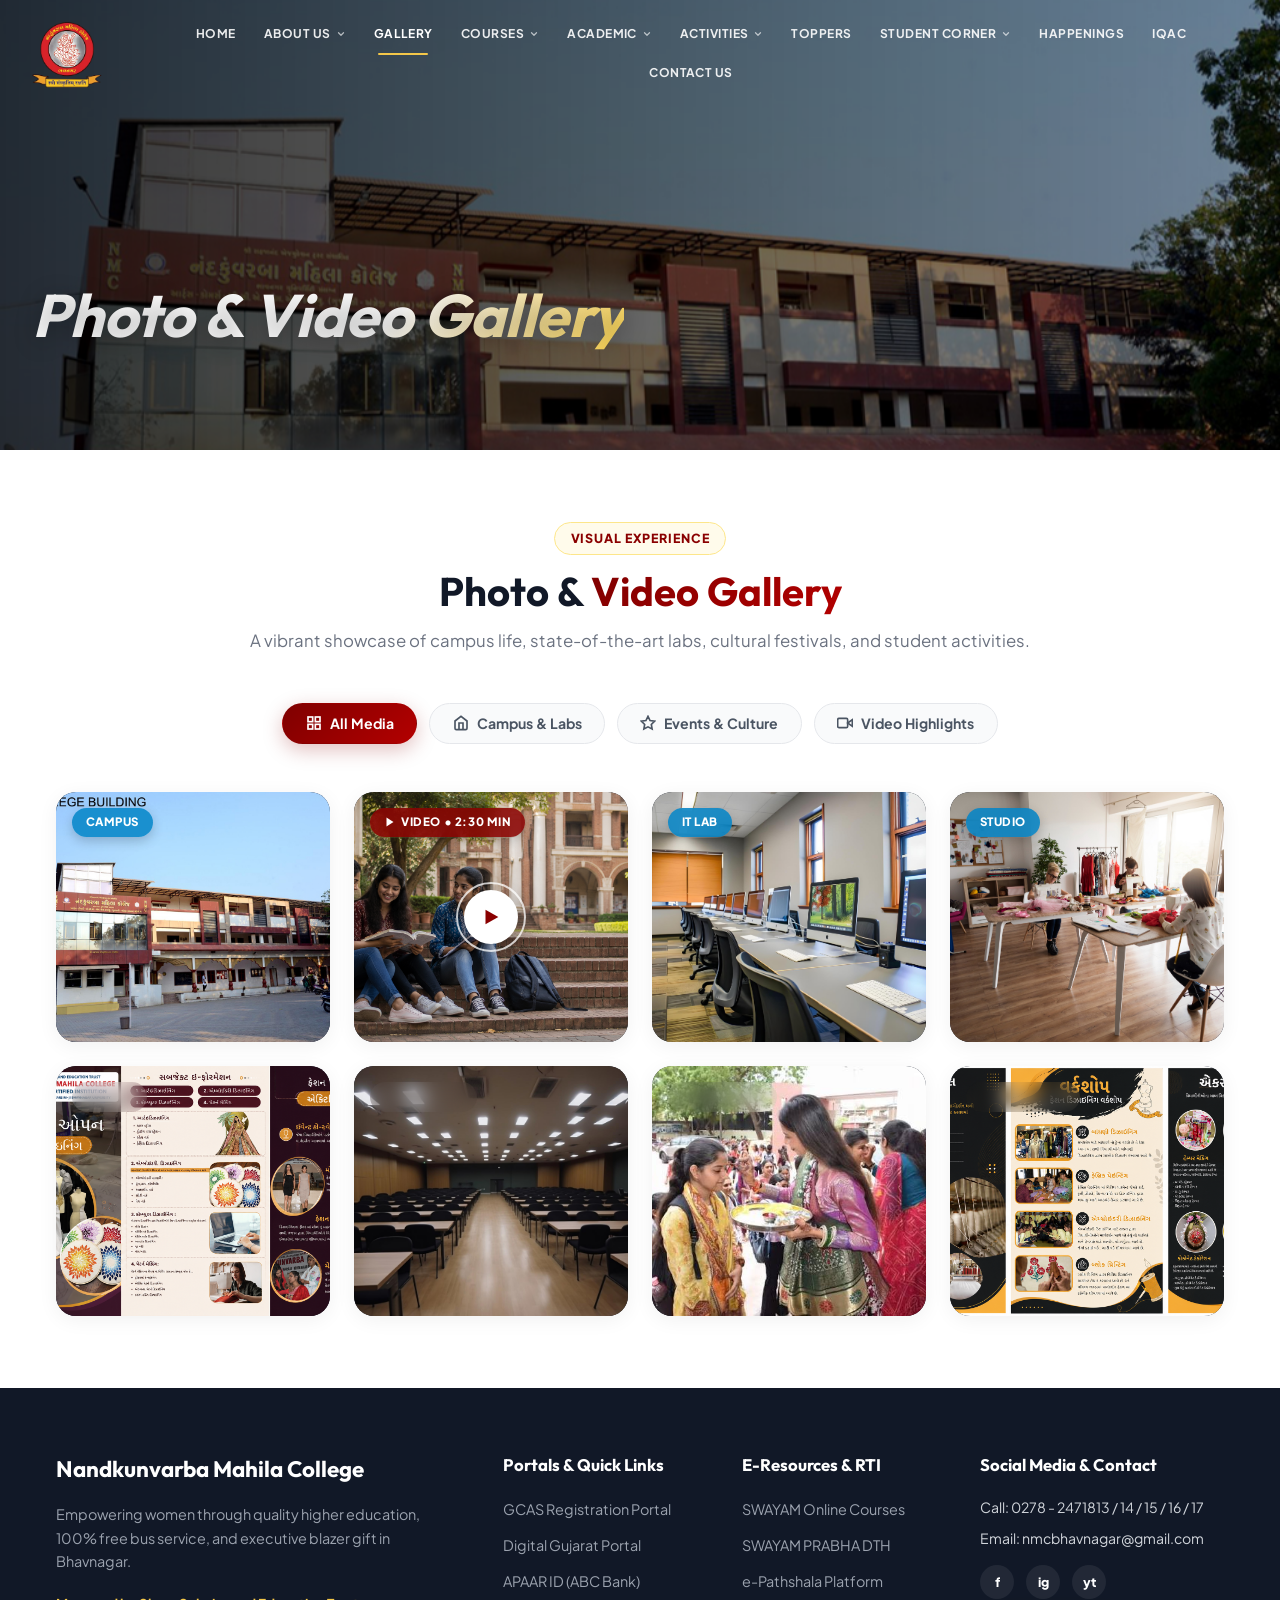
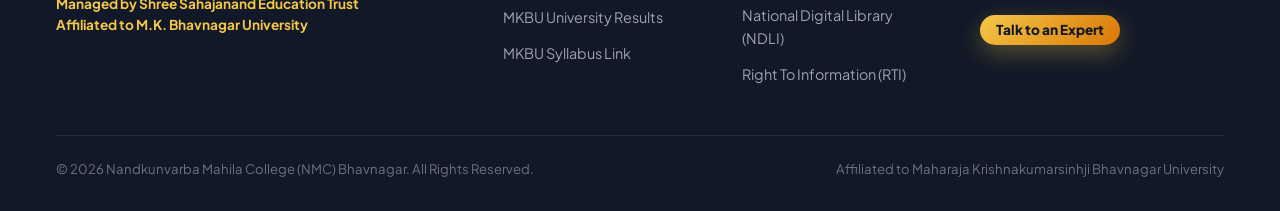
<file: gallery.html>
<!DOCTYPE html>
<html lang="en">

<head>
  <meta charset="UTF-8">
  <meta name="viewport" content="width=device-width, initial-scale=1.0">
  <title>Photo & Video Gallery | Nandkunvarba Mahila College (NMC) Bhavnagar</title>
  <meta name="description"
    content="Explore the vibrant photo and video gallery of Nandkunvarba Mahila College (NMC) Bhavnagar - campus life, labs, cultural events, and student activities.">
  <link rel="canonical" href="https://nandkunvarbamahilacollege.com/gallery.html">

  <!-- Google Fonts -->
  <link rel="preconnect" href="https://fonts.googleapis.com">
  <link rel="preconnect" href="https://fonts.gstatic.com" crossorigin>
  <link
    href="https://fonts.googleapis.com/css2?family=Outfit:wght@400;500;600;700;800;900&family=Plus+Jakarta+Sans:wght@400;500;600;700;800&display=swap"
    rel="stylesheet">

  <!-- Master Styles -->
  <link rel="stylesheet" href="css/styles.css?v=7.0">
</head>

<body>

  <!-- Scroll Progress Indicator Bar -->
  <div class="scroll-progress-bar" id="scrollProgressBar"></div>

  <!-- HEADER -->
  <header class="hero-header" id="header">
    <div class="hero-header-container">
      <!-- College Logo -->
      <a href="index.html" class="hero-logo-box" title="Nandkunvarba Mahila College">
        <img src="Images/New Logo 1.png" alt="NMC Logo" class="hero-logo-img">
      </a>

      <!-- Navigation Links -->
      <nav class="hero-nav">
        <ul class="hero-nav-menu">
          <li><a href="index.html" class="hero-nav-link">HOME</a></li>
          <li class="hero-nav-dropdown">
              <a href="about.html" class="hero-nav-link">ABOUT US <svg width="10" height="10" viewBox="0 0 24 24" fill="none" stroke="currentColor" stroke-width="3" stroke-linecap="round" stroke-linejoin="round"><polyline points="6 9 12 15 18 9"></polyline></svg></a>
              <ul class="hero-dropdown-menu">
                <li><a href="about.html#overview">College Overview</a></li>
                <li><a href="about.html#history">History &amp; Legacy</a></li>
                <li><a href="about.html#vision">Vision and Mission</a></li>
                <li><a href="about.html#founders">Founding Fathers</a></li>
                <li><a href="about.html#chairman">Chairman's Message</a></li>
                <li><a href="about.html#affiliation">Affiliation &amp; Recognition</a></li>
                <li><a href="about.html#song">NMC Song</a></li>
                <li><a href="about.html#brochure">NMC Brochure</a></li>
                <li><a href="about.html#awards">Awards</a></li>
                <li><a href="about.html#future">Future Vision</a></li>
              </ul>
            </li>
          <li><a href="gallery.html" class="hero-nav-link active">GALLERY</a></li>
          <li class="hero-nav-dropdown">
            <a href="courses.html" class="hero-nav-link">COURSES <svg width="10" height="10" viewBox="0 0 24 24"
                fill="none" stroke="currentColor" stroke-width="3" stroke-linecap="round" stroke-linejoin="round">
                <polyline points="6 9 12 15 18 9"></polyline>
              </svg></a>
          </li>
          <li class="hero-nav-dropdown">
            <a href="academic.html" class="hero-nav-link">ACADEMIC <svg width="10" height="10" viewBox="0 0 24 24"
                fill="none" stroke="currentColor" stroke-width="3" stroke-linecap="round" stroke-linejoin="round">
                <polyline points="6 9 12 15 18 9"></polyline>
              </svg></a>
          </li>
          <li class="hero-nav-dropdown">
            <a href="activities.html" class="hero-nav-link">ACTIVITIES <svg width="10" height="10" viewBox="0 0 24 24"
                fill="none" stroke="currentColor" stroke-width="3" stroke-linecap="round" stroke-linejoin="round">
                <polyline points="6 9 12 15 18 9"></polyline>
              </svg></a>
          </li>
          <li><a href="index.html#awards" class="hero-nav-link">TOPPERS</a></li>
          <li class="hero-nav-dropdown">
            <a href="student-corner.html" class="hero-nav-link">STUDENT CORNER <svg width="10" height="10" viewBox="0 0 24 24"
                fill="none" stroke="currentColor" stroke-width="3" stroke-linecap="round" stroke-linejoin="round">
                <polyline points="6 9 12 15 18 9"></polyline>
              </svg></a>
          </li>
          <li><a href="index.html#happenings" class="hero-nav-link">HAPPENINGS</a></li>
          <li><a href="index.html#iqac" class="hero-nav-link">IQAC</a></li>
            <li><a href="index.html#contact" class="hero-nav-link">CONTACT US</a></li>
        </ul>
      </nav>

      <!-- Mobile Hamburger -->
      <div class="hamburger" id="hamburger">
        <span></span>
        <span></span>
        <span></span>
      </div>
    </div>
  </header>

  <!-- HERO BANNER -->
  <section class="hero-fullscreen" id="home" style="min-height: 50vh; height: 50vh;">
    <div class="hero-bg-image">
      <img src="Images/NMC_Collage.jpg" alt="Gallery Banner" class="hero-bg-img" style="object-position: center 30%;">
    </div>
    <div class="hero-overlay" style="background: linear-gradient(to right, rgba(0,0,0,0.8), rgba(0,0,0,0.4));"></div>
    <div class="hero-content" style="padding-top: 100px; display: flex; align-items: flex-end; height: 100%; padding-bottom: 80px;">
      <h1 class="hero-main-title" style="font-size: 60px; font-weight: 600;"><em>Photo &amp; Video Gallery</em></h1>
    </div>
  </section>

  <!-- PHOTO & VIDEO GALLERY - CREATIVE & INTERACTIVE -->
  <section class="section-padding gallery-section" id="gallery">
    <div class="container">
      <div class="section-header">
        <div class="section-subtitle">Visual Experience</div>
        <h2 class="section-title">Photo &amp; <span>Video Gallery</span></h2>
        <p class="section-description">A vibrant showcase of campus life, state-of-the-art labs, cultural festivals, and student activities.</p>
      </div>

      <!-- Gallery Filter Tabs -->
      <div class="gallery-filter-bar">
        <button class="gfilter-btn active" data-filter="all">
          <svg width="16" height="16" viewBox="0 0 24 24" fill="none" stroke="currentColor" stroke-width="2.5"><rect x="3" y="3" width="7" height="7"/><rect x="14" y="3" width="7" height="7"/><rect x="14" y="14" width="7" height="7"/><rect x="3" y="14" width="7" height="7"/></svg>
          All Media
        </button>
        <button class="gfilter-btn" data-filter="campus">
          <svg width="16" height="16" viewBox="0 0 24 24" fill="none" stroke="currentColor" stroke-width="2.5"><path d="M3 9l9-7 9 7v11a2 2 0 0 1-2 2H5a2 2 0 0 1-2-2z"/><polyline points="9 22 9 12 15 12 15 22"/></svg>
          Campus &amp; Labs
        </button>
        <button class="gfilter-btn" data-filter="events">
          <svg width="16" height="16" viewBox="0 0 24 24" fill="none" stroke="currentColor" stroke-width="2.5"><polygon points="12 2 15.09 8.26 22 9.27 17 14.14 18.18 21.02 12 17.77 5.82 21.02 7 14.14 2 9.27 8.91 8.26 12 2"/></svg>
          Events &amp; Culture
        </button>
        <button class="gfilter-btn" data-filter="videos">
          <svg width="16" height="16" viewBox="0 0 24 24" fill="none" stroke="currentColor" stroke-width="2.5"><polygon points="23 7 16 12 23 17 23 7"/><rect x="1" y="5" width="15" height="14" rx="2" ry="2"/></svg>
          Video Highlights
        </button>
      </div>

      <!-- Modern Interactive Gallery Grid -->
      <div class="gallery-interactive-grid" id="galleryGrid">

        <!-- Card 1: Main Campus View (Photo) -->
        <div class="gcard-item" data-category="campus" data-type="image" data-src="Images/NMC_Collage.jpg" data-title="NMC Main Academic Campus" data-desc="State-of-the-art campus architecture with lush green surroundings in Bhavnagar.">
          <div class="gcard-media">
            <img src="Images/NMC_Collage.jpg" alt="NMC Campus View" loading="lazy">
            <span class="gcard-badge gbadge-campus">Campus</span>
            <div class="gcard-overlay">
              <div class="gcard-info">
                <span class="gcard-tag">Infrastructure</span>
                <h4 class="gcard-title">Main Academic Campus</h4>
                <p class="gcard-text">Expansive campus equipped with modern academic amenities.</p>
              </div>
              <button class="gcard-action-btn" aria-label="View photo">
                <svg width="20" height="20" viewBox="0 0 24 24" fill="none" stroke="currentColor" stroke-width="2.5"><circle cx="11" cy="11" r="8"/><line x1="21" y1="21" x2="16.65" y2="16.65"/><line x1="11" y1="8" x2="11" y2="14"/><line x1="8" y1="11" x2="14" y2="11"/></svg>
              </button>
            </div>
          </div>
        </div>

        <!-- Card 2: Campus Video Highlight (Video) -->
        <div class="gcard-item gcard-video-card" data-category="videos" data-type="video" data-src="https://www.youtube-nocookie.com/embed/dQw4w9WgXcQ" data-title="Campus Life & Facilities Tour" data-desc="Experience the vibrant student energy and world-class facilities at NMC.">
          <div class="gcard-media">
            <img src="Images/Hero_Section.png" alt="Campus Life Video" loading="lazy">
            <span class="gcard-badge gbadge-video">
              <svg width="12" height="12" viewBox="0 0 24 24" fill="currentColor"><polygon points="5 3 19 12 5 21 5 3"/></svg>
              Video &bull; 2:30 Min
            </span>
            <div class="gcard-play-pulse">
              <span class="play-pulse-ring"></span>
              <span class="play-pulse-btn">
                <svg width="22" height="22" viewBox="0 0 24 24" fill="currentColor"><polygon points="6 4 20 12 6 20 6 4"/></svg>
              </span>
            </div>
            <div class="gcard-overlay">
              <div class="gcard-info">
                <span class="gcard-tag">Video Tour</span>
                <h4 class="gcard-title">Campus Life &amp; Facilities</h4>
                <p class="gcard-text">Watch the student experience and campus walkthrough.</p>
              </div>
              <button class="gcard-action-btn" aria-label="Play video">
                <svg width="20" height="20" viewBox="0 0 24 24" fill="currentColor"><polygon points="6 4 20 12 6 20 6 4"/></svg>
              </button>
            </div>
          </div>
        </div>

        <!-- Card 3: High-Tech Computer Lab (Photo) -->
        <div class="gcard-item" data-category="campus" data-type="image" data-src="Images/Computer Lab.jpg" data-title="High-Tech BCA & IT Computer Lab" data-desc="Modern computing lab with high-speed internet, programming IDEs, and digital workstations.">
          <div class="gcard-media">
            <img src="Images/Computer Lab.jpg" alt="Computer Lab" loading="lazy">
            <span class="gcard-badge gbadge-campus">IT Lab</span>
            <div class="gcard-overlay">
              <div class="gcard-info">
                <span class="gcard-tag">Technology</span>
                <h4 class="gcard-title">High-Tech IT &amp; BCA Lab</h4>
                <p class="gcard-text">Hands-on programming &amp; software development lab.</p>
              </div>
              <button class="gcard-action-btn" aria-label="View photo">
                <svg width="20" height="20" viewBox="0 0 24 24" fill="none" stroke="currentColor" stroke-width="2.5"><circle cx="11" cy="11" r="8"/><line x1="21" y1="21" x2="16.65" y2="16.65"/><line x1="11" y1="8" x2="11" y2="14"/><line x1="8" y1="11" x2="14" y2="11"/></svg>
              </button>
            </div>
          </div>
        </div>

        <!-- Card 4: Fashion Designing Studio (Photo) -->
        <div class="gcard-item" data-category="campus" data-type="image" data-src="Images/FD Studio.jpg" data-title="Creative Fashion Designing Studio" data-desc="Specialized studio for garment construction, pattern grading, and creative styling.">
          <div class="gcard-media">
            <img src="Images/FD Studio.jpg" alt="Fashion Design Studio" loading="lazy">
            <span class="gcard-badge gbadge-campus">Studio</span>
            <div class="gcard-overlay">
              <div class="gcard-info">
                <span class="gcard-tag">Design Studio</span>
                <h4 class="gcard-title">Fashion Studio &amp; Lab</h4>
                <p class="gcard-text">Professional apparel design and pattern construction.</p>
              </div>
              <button class="gcard-action-btn" aria-label="View photo">
                <svg width="20" height="20" viewBox="0 0 24 24" fill="none" stroke="currentColor" stroke-width="2.5"><circle cx="11" cy="11" r="8"/><line x1="21" y1="21" x2="16.65" y2="16.65"/><line x1="11" y1="8" x2="11" y2="14"/><line x1="8" y1="11" x2="14" y2="11"/></svg>
              </button>
            </div>
          </div>
        </div>

        <!-- Card 5: Cultural Fest & Annual Day (Photo) -->
        <div class="gcard-item" data-category="events" data-type="image" data-src="Images/C_banner2.png" data-title="Annual Cultural Extravaganza" data-desc="Celebrating talent, music, drama, and youth leadership at our annual festival.">
          <div class="gcard-media">
            <img src="Images/C_banner2.png" alt="Annual Cultural Day" loading="lazy">
            <span class="gcard-badge gbadge-events">Events</span>
            <div class="gcard-overlay">
              <div class="gcard-info">
                <span class="gcard-tag">Cultural Fest</span>
                <h4 class="gcard-title">Annual Cultural Day</h4>
                <p class="gcard-text">Showcasing creativity, dance, drama, and leadership.</p>
              </div>
              <button class="gcard-action-btn" aria-label="View photo">
                <svg width="20" height="20" viewBox="0 0 24 24" fill="none" stroke="currentColor" stroke-width="2.5"><circle cx="11" cy="11" r="8"/><line x1="21" y1="21" x2="16.65" y2="16.65"/><line x1="11" y1="8" x2="11" y2="14"/><line x1="8" y1="11" x2="14" y2="11"/></svg>
              </button>
            </div>
          </div>
        </div>

        <!-- Card 6: Air Conditioned Seminar Hall (Photo) -->
        <div class="gcard-item" data-category="campus" data-type="image" data-src="Images/AC_Hall.jpg" data-title="Air-Conditioned Seminar Auditorium" data-desc="State-of-the-art auditorium with surround audio and projection for expert seminars.">
          <div class="gcard-media">
            <img src="Images/AC_Hall.jpg" alt="Seminar Hall" loading="lazy">
            <span class="gcard-badge gbadge-campus">Auditorium</span>
            <div class="gcard-overlay">
              <div class="gcard-info">
                <span class="gcard-tag">Seminars</span>
                <h4 class="gcard-title">A/C Seminar Auditorium</h4>
                <p class="gcard-text">Equipped with HD projection for national workshops.</p>
              </div>
              <button class="gcard-action-btn" aria-label="View photo">
                <svg width="20" height="20" viewBox="0 0 24 24" fill="none" stroke="currentColor" stroke-width="2.5"><circle cx="11" cy="11" r="8"/><line x1="21" y1="21" x2="16.65" y2="16.65"/><line x1="11" y1="8" x2="11" y2="14"/><line x1="8" y1="11" x2="14" y2="11"/></svg>
              </button>
            </div>
          </div>
        </div>

        <!-- Card 7: Practical Workshops & Training (Photo) -->
        <div class="gcard-item" data-category="events" data-type="image" data-src="Images/why us1.jpg" data-title="Practical Skill Workshops" data-desc="Hands-on interactive learning sessions and expert faculty demonstrations.">
          <div class="gcard-media">
            <img src="Images/why us1.jpg" alt="Skill Workshop" loading="lazy">
            <span class="gcard-badge gbadge-events">Workshops</span>
            <div class="gcard-overlay">
              <div class="gcard-info">
                <span class="gcard-tag">Skill Training</span>
                <h4 class="gcard-title">Interactive Workshops</h4>
                <p class="gcard-text">Specialized industry-oriented hands-on workshops.</p>
              </div>
              <button class="gcard-action-btn" aria-label="View photo">
                <svg width="20" height="20" viewBox="0 0 24 24" fill="none" stroke="currentColor" stroke-width="2.5"><circle cx="11" cy="11" r="8"/><line x1="21" y1="21" x2="16.65" y2="16.65"/><line x1="11" y1="8" x2="11" y2="14"/><line x1="8" y1="11" x2="14" y2="11"/></svg>
              </button>
            </div>
          </div>
        </div>

        <!-- Card 8: Convocation & Youth Celebrations (Photo) -->
        <div class="gcard-item" data-category="events" data-type="image" data-src="Images/c_banner.png" data-title="Youth & Convocation Celebrations" data-desc="Celebrating student graduations, honors, and academic achievements.">
          <div class="gcard-media">
            <img src="Images/c_banner.png" alt="Convocation Celebration" loading="lazy">
            <span class="gcard-badge gbadge-events">Celebration</span>
            <div class="gcard-overlay">
              <div class="gcard-info">
                <span class="gcard-tag">Milestones</span>
                <h4 class="gcard-title">Graduation &amp; Honors</h4>
                <p class="gcard-text">Recognizing degrees and exceptional milestones.</p>
              </div>
              <button class="gcard-action-btn" aria-label="View photo">
                <svg width="20" height="20" viewBox="0 0 24 24" fill="none" stroke="currentColor" stroke-width="2.5"><circle cx="11" cy="11" r="8"/><line x1="21" y1="21" x2="16.65" y2="16.65"/><line x1="11" y1="8" x2="11" y2="14"/><line x1="8" y1="11" x2="14" y2="11"/></svg>
              </button>
            </div>
          </div>
        </div>

      </div>
    </div>
  </section>

  <!-- GALLERY LIGHTBOX MODAL (PHOTO & VIDEO) -->
  <div class="gallery-lightbox" id="galleryLightbox" role="dialog" aria-modal="true" aria-label="Media Lightbox">
    <div class="lightbox-backdrop" id="lightboxBackdrop"></div>
    <div class="lightbox-modal-content">
      <button class="lightbox-close-btn" id="lightboxClose" aria-label="Close Lightbox">
        <svg width="24" height="24" viewBox="0 0 24 24" fill="none" stroke="currentColor" stroke-width="2.5"><line x1="18" y1="6" x2="6" y2="18"/><line x1="6" y1="6" x2="18" y2="18"/></svg>
      </button>

      <button class="lightbox-nav-btn lightbox-prev-btn" id="lightboxPrev" aria-label="Previous Media">
        <svg width="24" height="24" viewBox="0 0 24 24" fill="none" stroke="currentColor" stroke-width="2.5"><polyline points="15 18 9 12 15 6"/></svg>
      </button>

      <div class="lightbox-stage">
        <div class="lightbox-media-container" id="lightboxMediaContainer">
          <!-- Injected via JS -->
        </div>
        <div class="lightbox-info-bar">
          <div class="lightbox-meta">
            <span class="lightbox-counter" id="lightboxCounter">1 / 8</span>
            <h4 class="lightbox-title" id="lightboxTitle">Campus Life</h4>
          </div>
          <p class="lightbox-desc" id="lightboxDesc">Nandkunvarba Mahila College</p>
        </div>
      </div>

      <button class="lightbox-nav-btn lightbox-next-btn" id="lightboxNext" aria-label="Next Media">
        <svg width="24" height="24" viewBox="0 0 24 24" fill="none" stroke="currentColor" stroke-width="2.5"><polyline points="9 18 15 12 9 6"/></svg>
      </button>
    </div>
  </div>

  <!-- FOOTER -->
  <footer class="footer" id="quick-links">
    <div class="container">
      <div class="footer-grid">
        <div>
          <h3 style="font-family: var(--font-heading); font-size: 1.4rem; color: var(--white); margin-bottom: 1rem;">
            Nandkunvarba Mahila College</h3>
          <p style="font-size: 0.9rem; color: var(--gray-400); margin-bottom: 1.25rem; line-height: 1.6;">
            Empowering women through quality higher education, 100% free bus service, and executive blazer gift in
            Bhavnagar.
          </p>
          <p style="font-size: 0.85rem; color: var(--gold-warm); font-weight: 700;">
            Managed by Shree Sahajanand Education Trust<br>
            Affiliated to M.K. Bhavnagar University
          </p>
        </div>

        <div>
          <h4 class="footer-heading">Portals &amp; Quick Links</h4>
          <ul class="footer-links">
            <li><a href="https://gcas.gujarat.gov.in/" target="_blank">GCAS Registration Portal</a></li>
            <li><a href="https://www.digitalgujarat.gov.in/" target="_blank">Digital Gujarat Portal</a></li>
            <li><a href="https://www.abc.gov.in/" target="_blank">APAAR ID (ABC Bank)</a></li>
            <li><a href="#quick-links">MKBU University Results</a></li>
            <li><a href="#quick-links">MKBU Syllabus Link</a></li>
          </ul>
        </div>

        <div>
          <h4 class="footer-heading">E-Resources &amp; RTI</h4>
          <ul class="footer-links">
            <li><a href="https://swayam.gov.in/" target="_blank">SWAYAM Online Courses</a></li>
            <li><a href="https://swayamprabha.gov.in/" target="_blank">SWAYAM PRABHA DTH</a></li>
            <li><a href="https://epathshala.nic.in/" target="_blank">e-Pathshala Platform</a></li>
            <li><a href="https://ndl.iitkgp.ac.in/" target="_blank">National Digital Library (NDLI)</a></li>
            <li><a href="#quick-links">Right To Information (RTI)</a></li>
          </ul>
        </div>

        <div>
          <h4 class="footer-heading">Social Media &amp; Contact</h4>
          <p style="font-size: 0.88rem; color: var(--gray-300); margin-bottom: 0.5rem;">Call: 0278 - 2471813 / 14 / 15 / 16 / 17</p>
          <p style="font-size: 0.88rem; color: var(--gray-300); margin-bottom: 1rem;">Email: nmcbhavnagar@gmail.com</p>

          <div style="display: flex; gap: 0.75rem; margin-bottom: 1rem;">
            <a href="https://facebook.com" target="_blank" class="social-link">f</a>
            <a href="https://instagram.com" target="_blank" class="social-link">ig</a>
            <a href="https://youtube.com" target="_blank" class="social-link">yt</a>
          </div>

          <button class="btn btn-gold-warm" style="font-size: 0.85rem; padding: 0.5rem 1rem;">Talk to an Expert</button>
        </div>
      </div>

      <div class="footer-bottom">
        <div>&copy; 2026 Nandkunvarba Mahila College (NMC) Bhavnagar. All Rights Reserved.</div>
        <div>Affiliated to Maharaja Krishnakumarsinhji Bhavnagar University</div>
      </div>
    </div>
  </footer>

  <!-- Back to Top Button -->
  <button class="back-to-top-btn" id="backToTop" aria-label="Scroll to top" title="Scroll to top">
    <svg class="progress-ring-svg" width="46" height="46" viewBox="0 0 46 46">
      <circle class="progress-ring-track" cx="23" cy="23" r="20" fill="none" stroke-width="3" />
      <circle class="progress-ring-fill" id="progressRingFill" cx="23" cy="23" r="20" fill="none" stroke-width="3"
        stroke-dasharray="125.66" stroke-dashoffset="125.66" />
    </svg>
    <span class="back-to-top-arrow">
      <svg width="18" height="18" viewBox="0 0 24 24" fill="none" stroke="currentColor" stroke-width="2.5"
        stroke-linecap="round" stroke-linejoin="round">
        <polyline points="18 15 12 9 6 15"></polyline>
      </svg>
    </span>
  </button>

  <script src="js/main.js"></script>
</body>

</html>
</file>
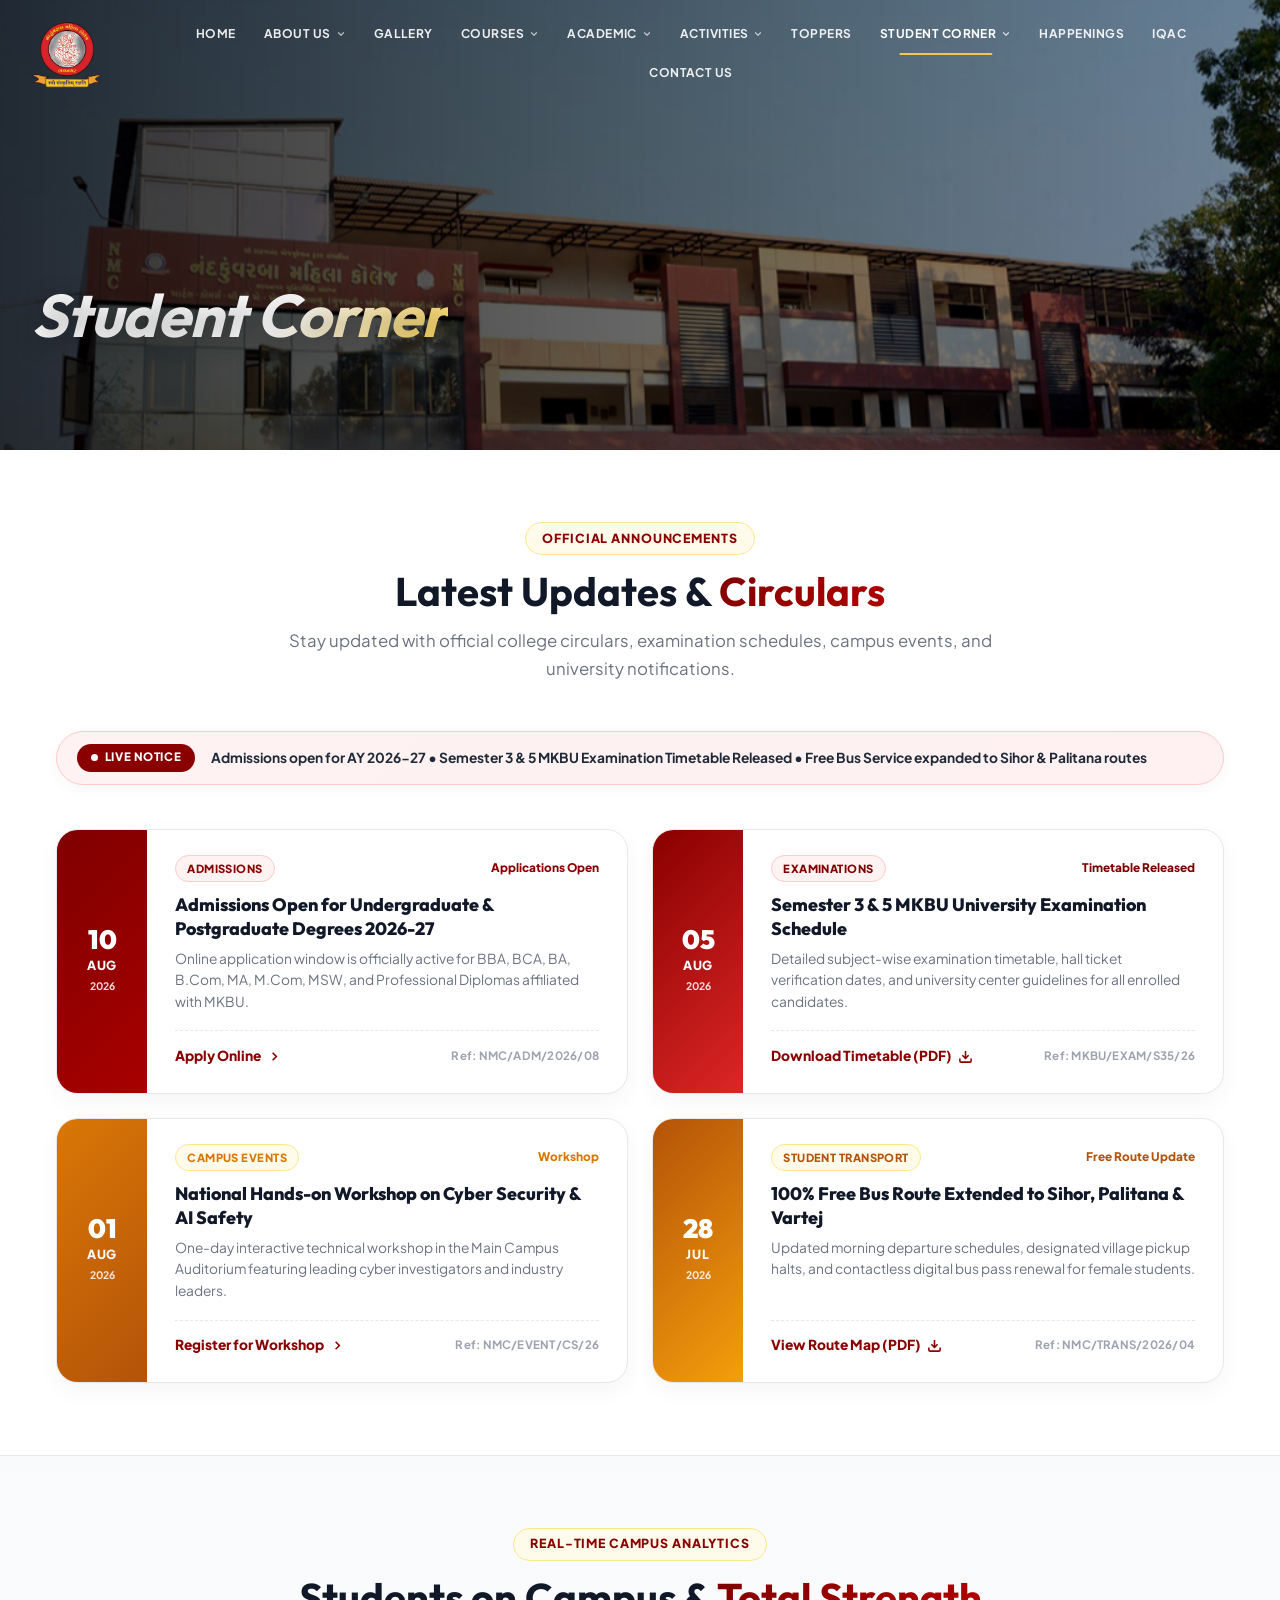
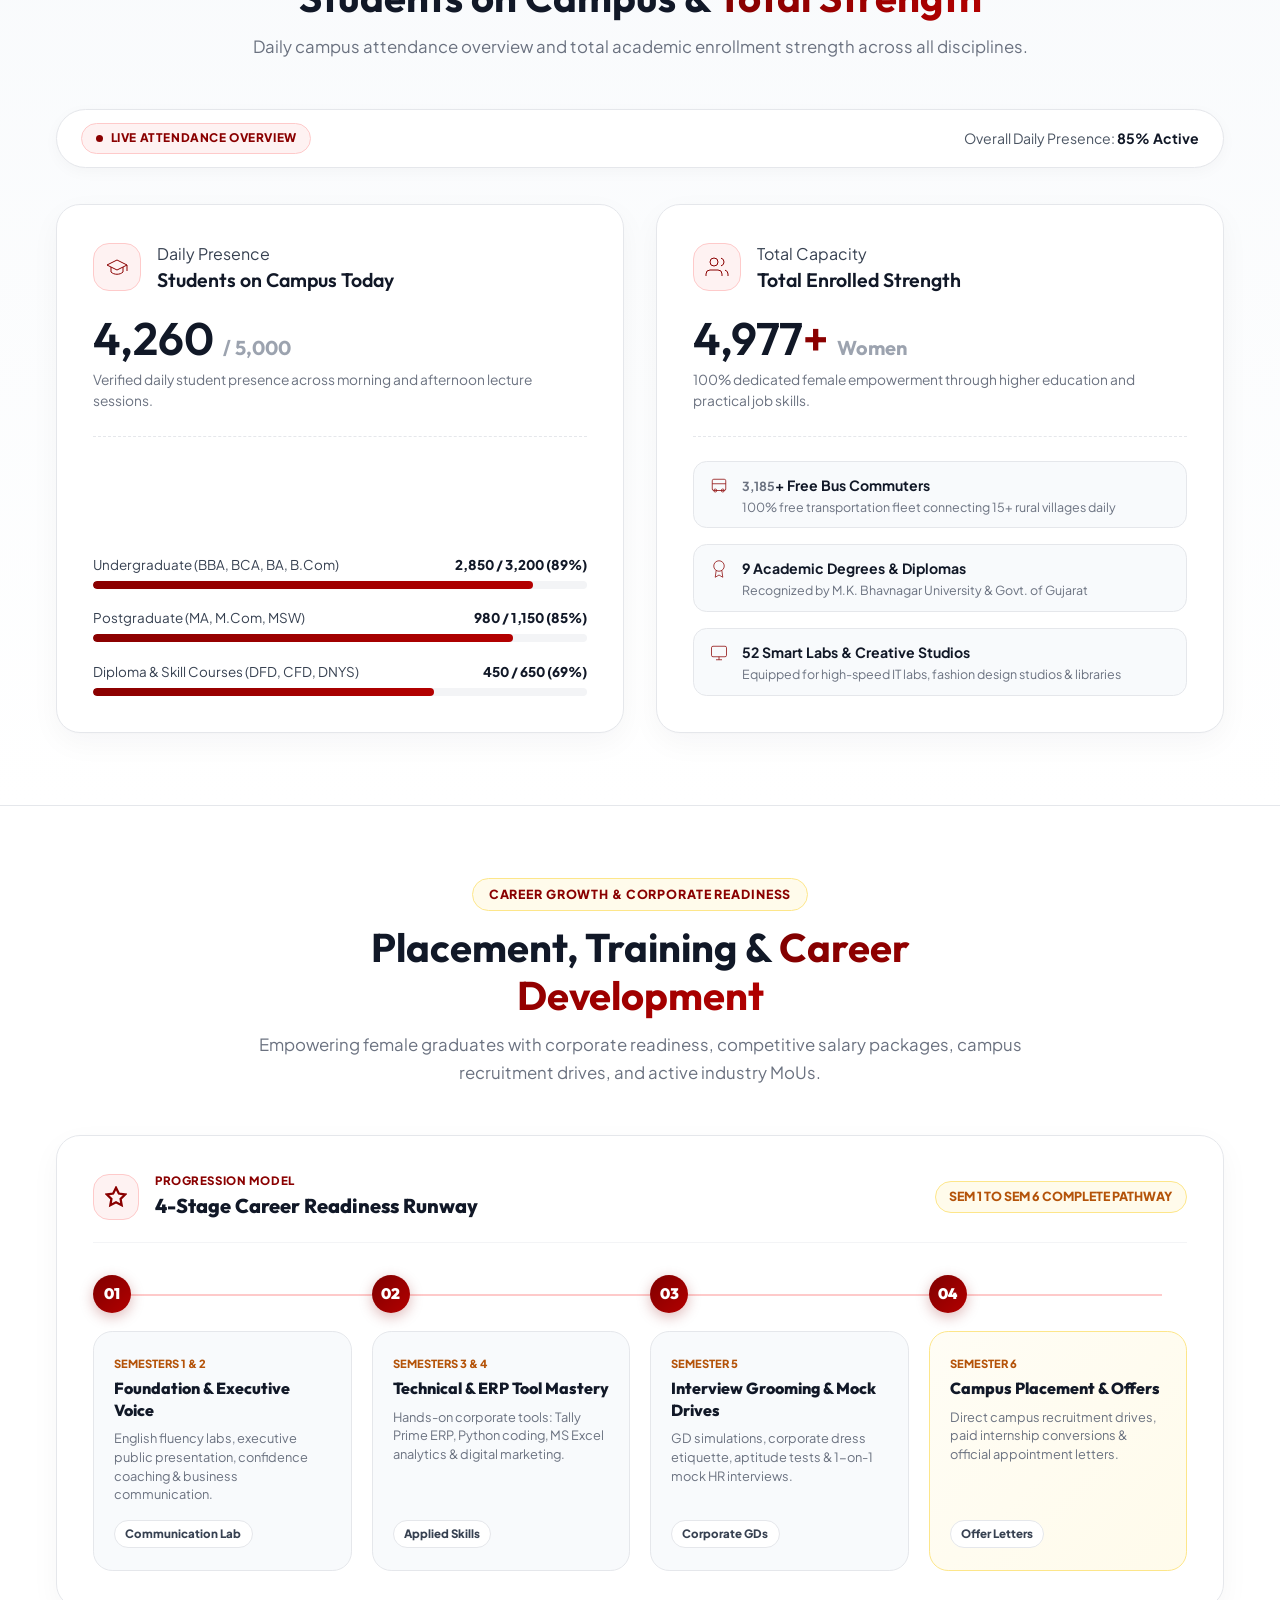
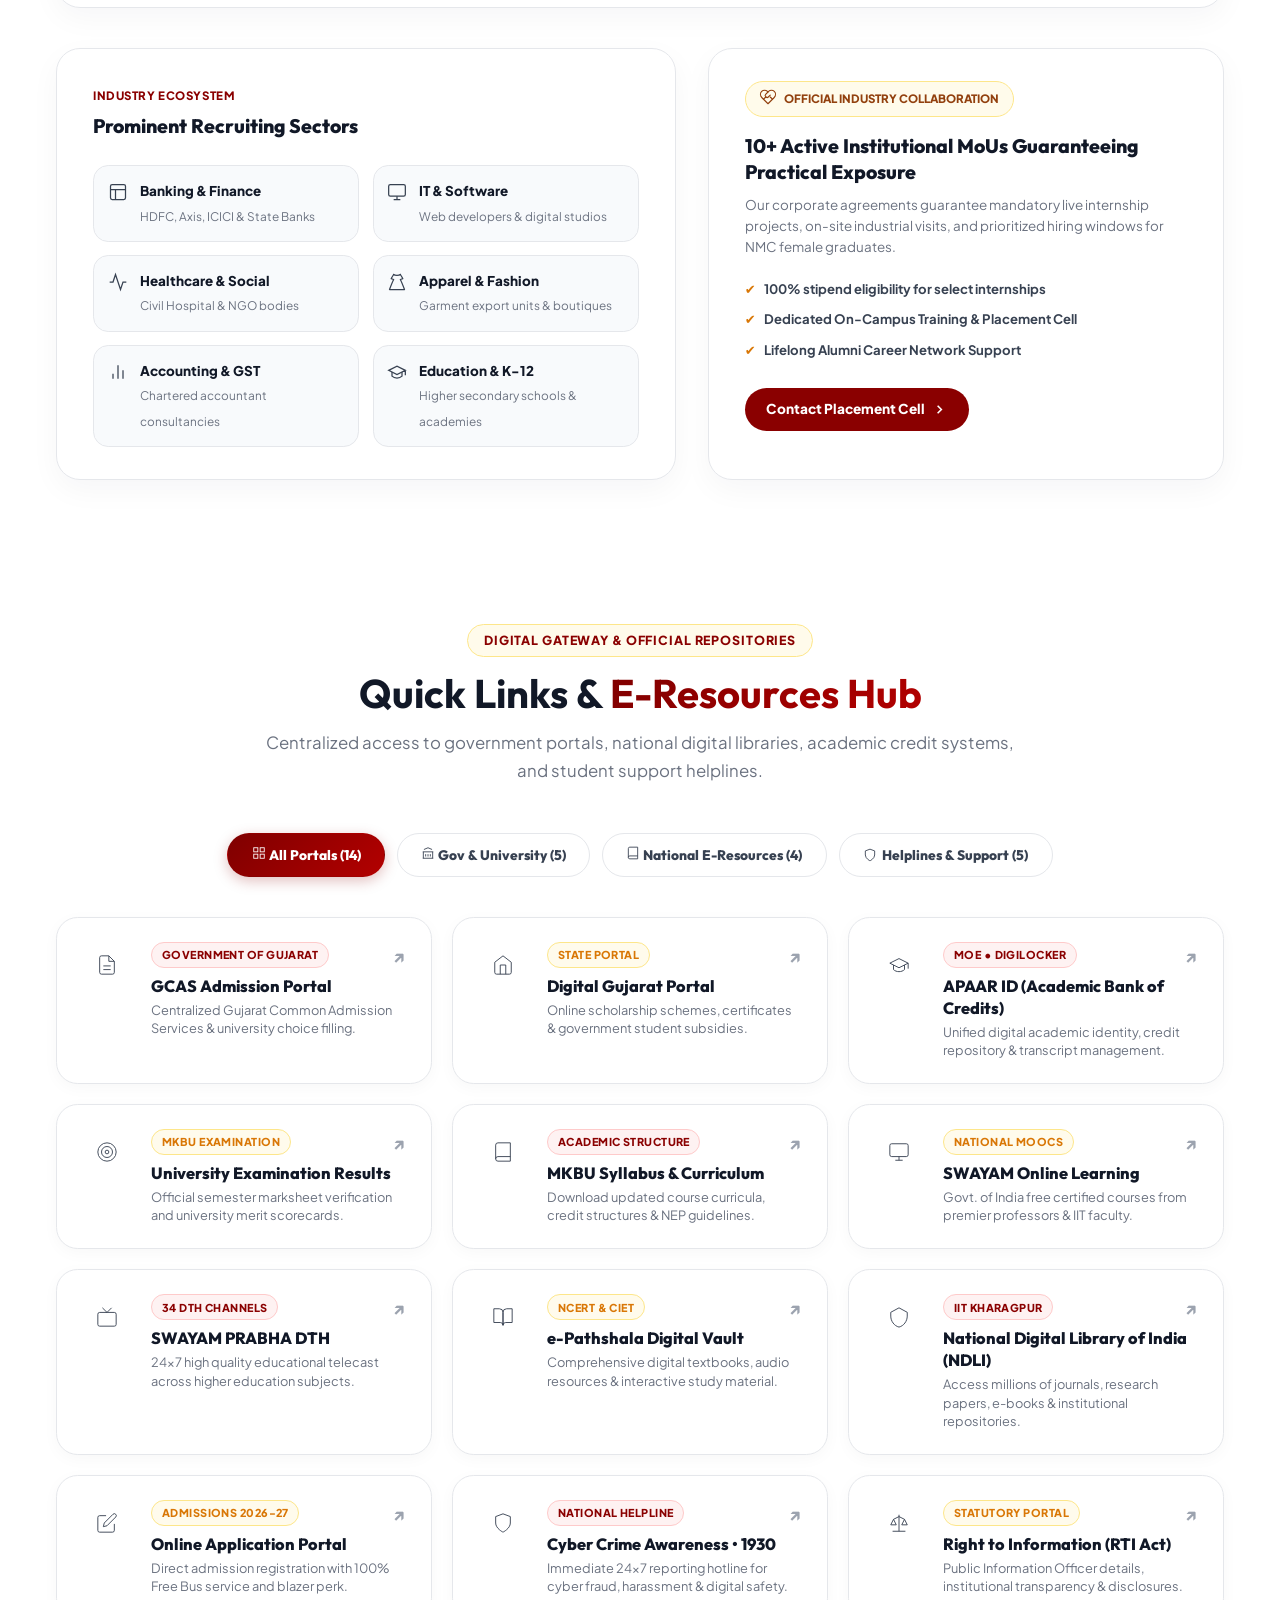
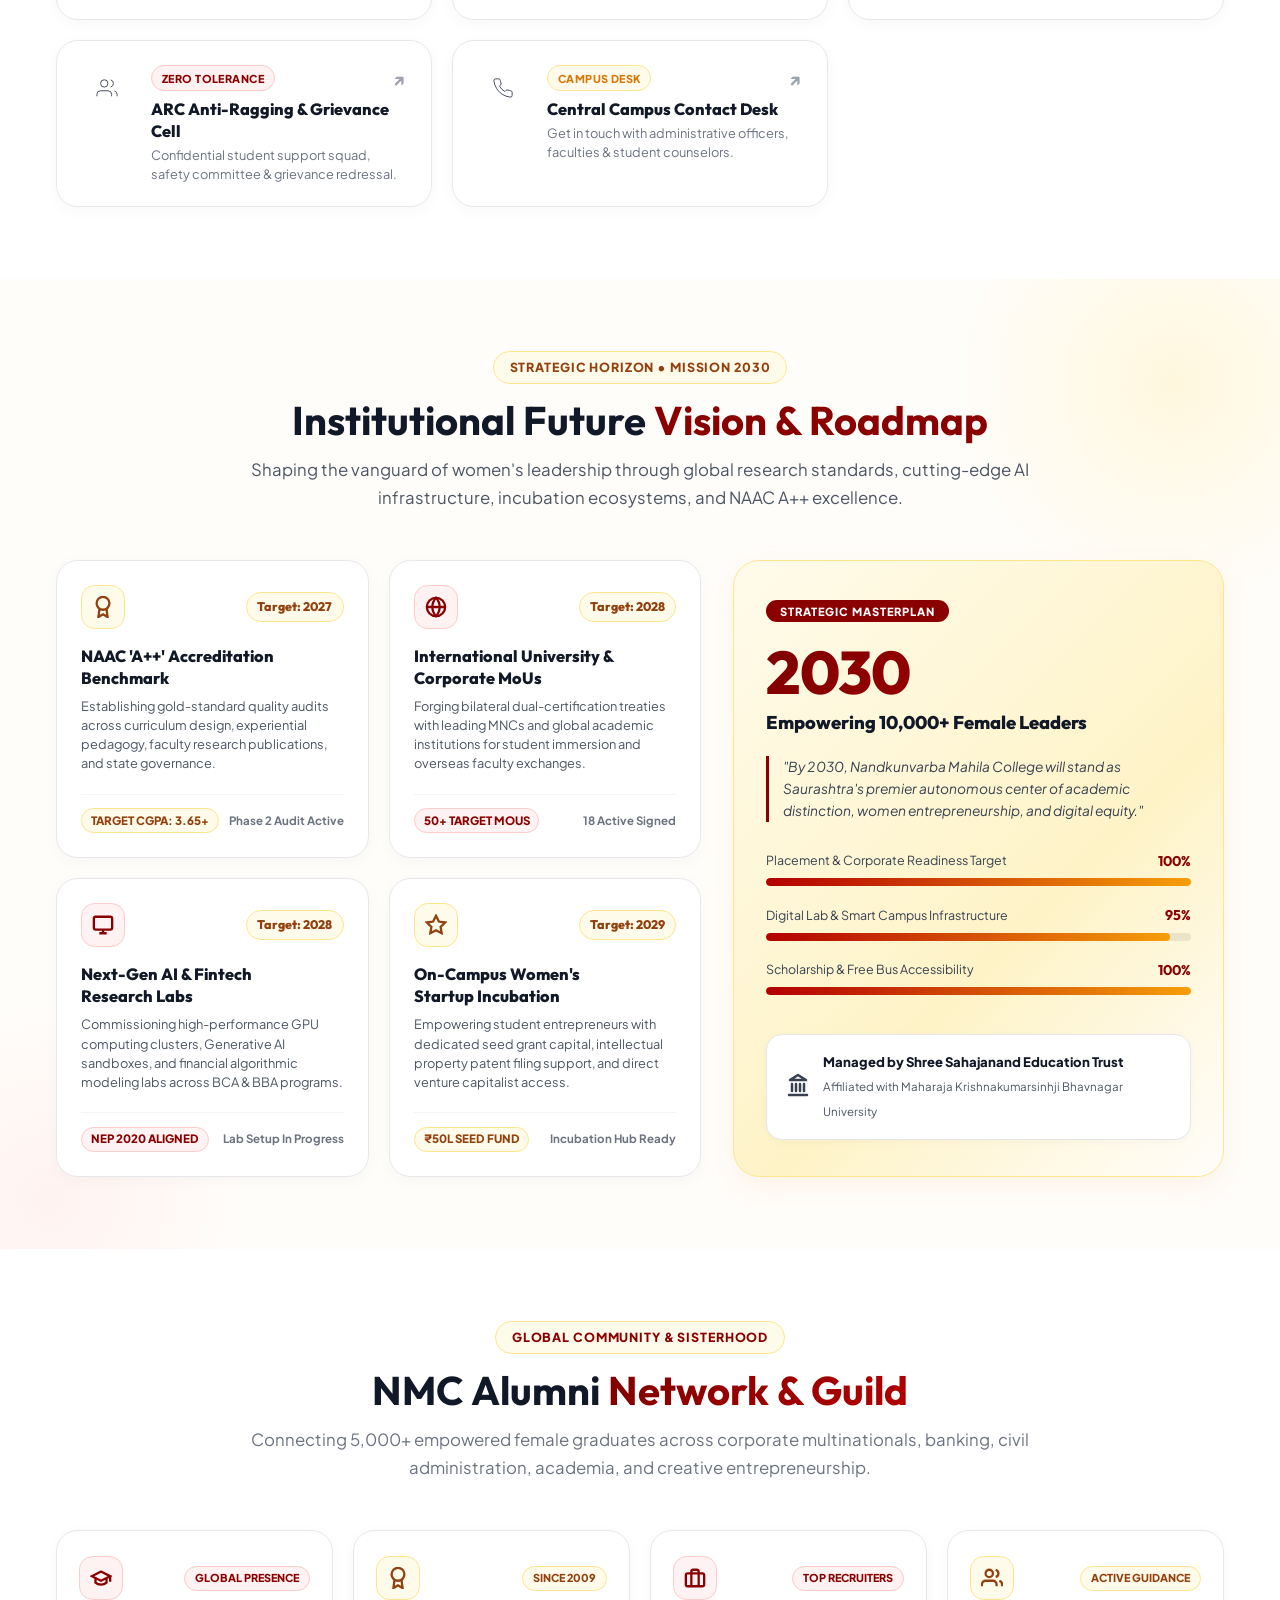
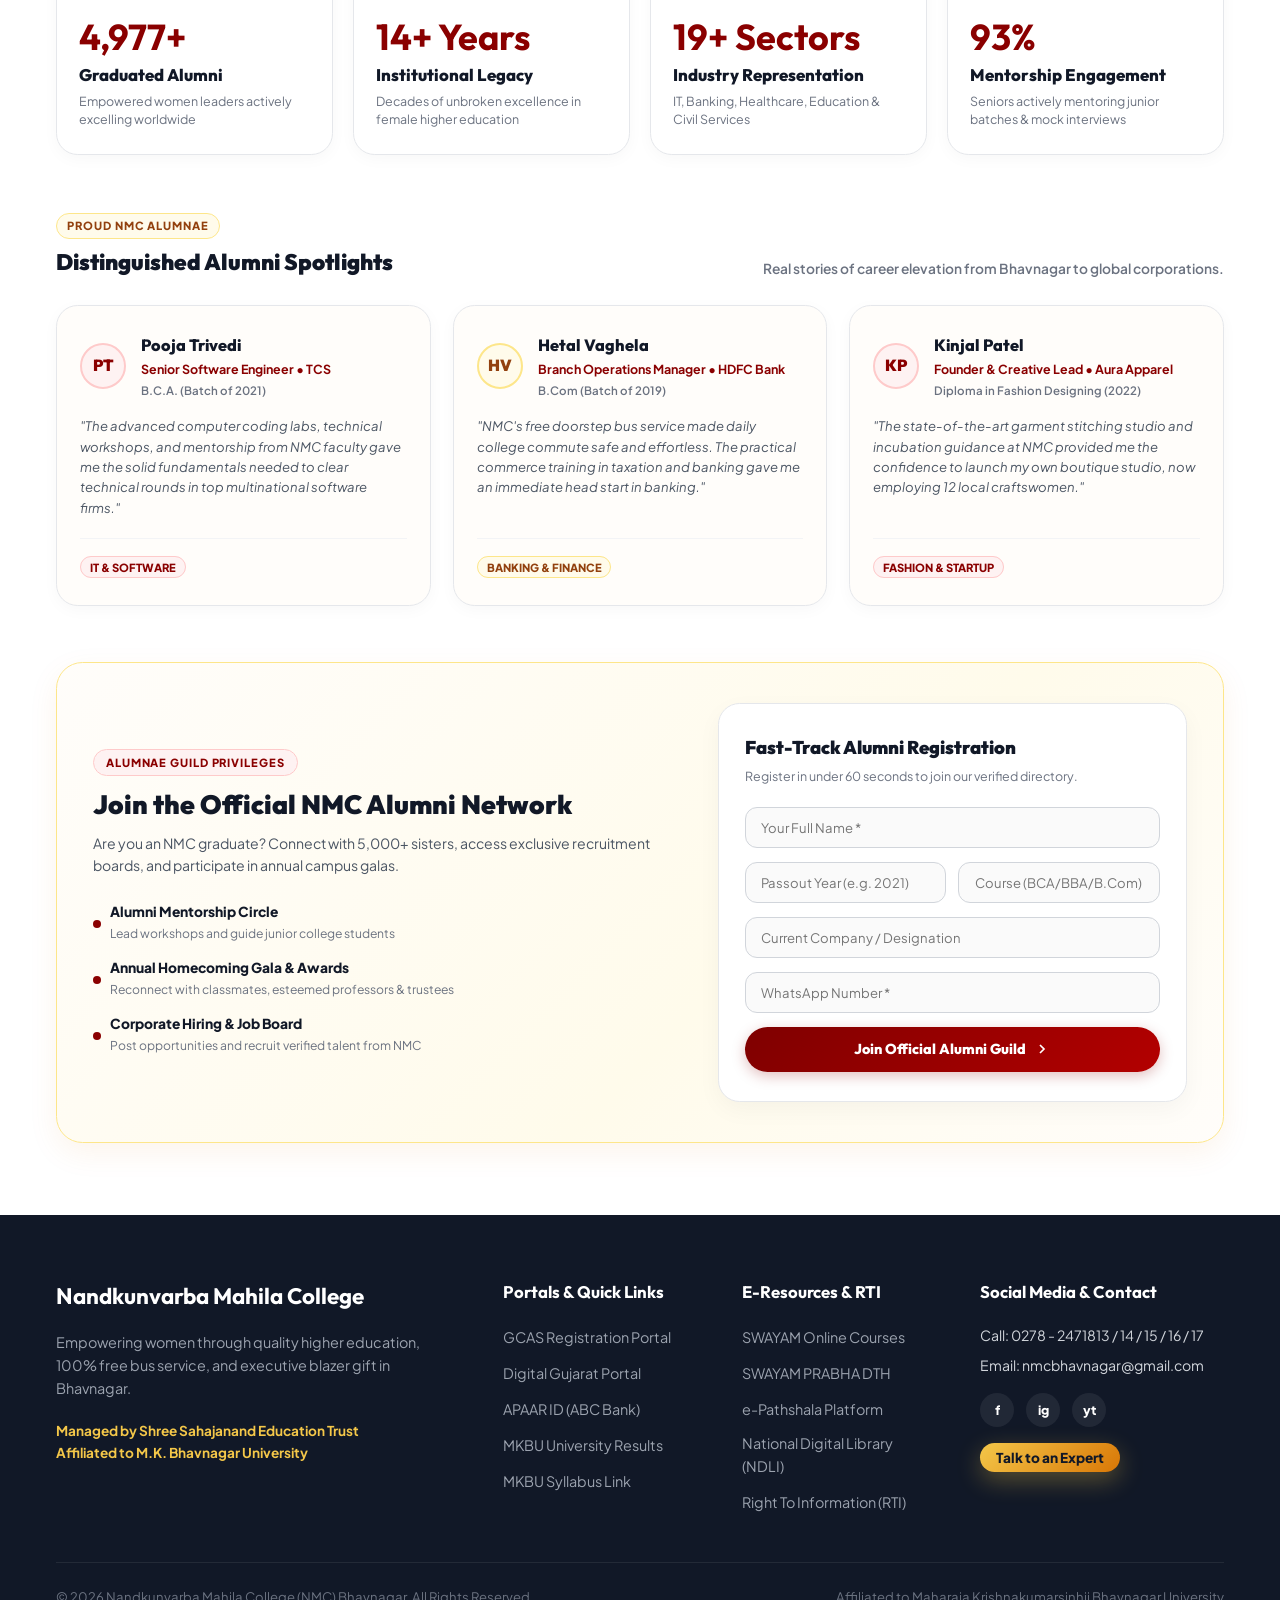
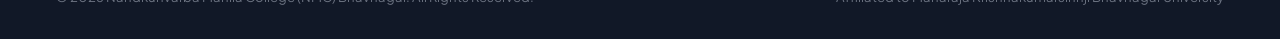
<file: student-corner.html>
<!DOCTYPE html>
<html lang="en">

<head>
  <meta charset="UTF-8">
  <meta name="viewport" content="width=device-width, initial-scale=1.0">
  <title>Student Corner | Nandkunvarba Mahila College (NMC) Bhavnagar</title>
  <meta name="description"
    content="Student Corner - Latest updates, circulars, campus attendance, and student resources at Nandkunvarba Mahila College (NMC) Bhavnagar.">
  <link rel="canonical" href="https://nandkunvarbamahilacollege.com/student-corner.html">

  <!-- Google Fonts -->
  <link rel="preconnect" href="https://fonts.googleapis.com">
  <link rel="preconnect" href="https://fonts.gstatic.com" crossorigin>
  <link
    href="https://fonts.googleapis.com/css2?family=Outfit:wght@400;500;600;700;800;900&family=Plus+Jakarta+Sans:wght@400;500;600;700;800&display=swap"
    rel="stylesheet">

  <!-- Master Styles -->
  <link rel="stylesheet" href="css/styles.css?v=7.0">
</head>

<body>

  <!-- Scroll Progress Indicator Bar -->
  <div class="scroll-progress-bar" id="scrollProgressBar"></div>

  <!-- HEADER -->
  <header class="hero-header" id="header">
    <div class="hero-header-container">
      <a href="index.html" class="hero-logo-box" title="Nandkunvarba Mahila College">
        <img src="Images/New Logo 1.png" alt="NMC Logo" class="hero-logo-img">
      </a>

      <nav class="hero-nav">
        <ul class="hero-nav-menu">
          <li><a href="index.html" class="hero-nav-link">HOME</a></li>
          <li class="hero-nav-dropdown">
              <a href="about.html" class="hero-nav-link">ABOUT US <svg width="10" height="10" viewBox="0 0 24 24" fill="none" stroke="currentColor" stroke-width="3" stroke-linecap="round" stroke-linejoin="round"><polyline points="6 9 12 15 18 9"></polyline></svg></a>
              <ul class="hero-dropdown-menu">
                <li><a href="about.html#overview">College Overview</a></li>
                <li><a href="about.html#history">History &amp; Legacy</a></li>
                <li><a href="about.html#vision">Vision and Mission</a></li>
                <li><a href="about.html#founders">Founding Fathers</a></li>
                <li><a href="about.html#chairman">Chairman's Message</a></li>
                <li><a href="about.html#affiliation">Affiliation &amp; Recognition</a></li>
                <li><a href="about.html#song">NMC Song</a></li>
                <li><a href="about.html#brochure">NMC Brochure</a></li>
                <li><a href="about.html#awards">Awards</a></li>
                <li><a href="about.html#future">Future Vision</a></li>
              </ul>
            </li>
          <li><a href="gallery.html" class="hero-nav-link">GALLERY</a></li>
          <li class="hero-nav-dropdown">
            <a href="courses.html" class="hero-nav-link">COURSES <svg width="10" height="10" viewBox="0 0 24 24"
                fill="none" stroke="currentColor" stroke-width="3" stroke-linecap="round" stroke-linejoin="round">
                <polyline points="6 9 12 15 18 9"></polyline>
              </svg></a>
          </li>
          <li class="hero-nav-dropdown">
            <a href="academic.html" class="hero-nav-link">ACADEMIC <svg width="10" height="10" viewBox="0 0 24 24"
                fill="none" stroke="currentColor" stroke-width="3" stroke-linecap="round" stroke-linejoin="round">
                <polyline points="6 9 12 15 18 9"></polyline>
              </svg></a>
          </li>
          <li class="hero-nav-dropdown">
            <a href="activities.html" class="hero-nav-link">ACTIVITIES <svg width="10" height="10" viewBox="0 0 24 24"
                fill="none" stroke="currentColor" stroke-width="3" stroke-linecap="round" stroke-linejoin="round">
                <polyline points="6 9 12 15 18 9"></polyline>
              </svg></a>
          </li>
          <li><a href="index.html#awards" class="hero-nav-link">TOPPERS</a></li>
          <li class="hero-nav-dropdown">
            <a href="student-corner.html" class="hero-nav-link active">STUDENT CORNER <svg width="10" height="10" viewBox="0 0 24 24"
                fill="none" stroke="currentColor" stroke-width="3" stroke-linecap="round" stroke-linejoin="round">
                <polyline points="6 9 12 15 18 9"></polyline>
              </svg></a>
          </li>
          <li><a href="index.html#happenings" class="hero-nav-link">HAPPENINGS</a></li>
          <li><a href="index.html#iqac" class="hero-nav-link">IQAC</a></li>
            <li><a href="index.html#contact" class="hero-nav-link">CONTACT US</a></li>
        </ul>
      </nav>

      <div class="hamburger" id="hamburger">
        <span></span>
        <span></span>
        <span></span>
      </div>
    </div>
  </header>

  <!-- HERO BANNER -->
  <section class="hero-fullscreen" id="home" style="min-height: 50vh; height: 50vh;">
    <div class="hero-bg-image">
      <img src="Images/NMC_Collage.jpg" alt="Student Corner Banner" class="hero-bg-img" style="object-position: center 30%;">
    </div>
    <div class="hero-overlay" style="background: linear-gradient(to right, rgba(0,0,0,0.8), rgba(0,0,0,0.4));"></div>
    <div class="hero-content" style="padding-top: 100px; display: flex; align-items: flex-end; height: 100%; padding-bottom: 80px;">
      <h1 class="hero-main-title" style="font-size: 60px; font-weight: 600;"><em>Student Corner</em></h1>
    </div>
  </section>

  <!-- LATEST UPDATES & CIRCULARS -->
  <section class="section-padding updates-section" id="updates">
    <div class="container">
      <div class="section-header">
        <div class="section-subtitle">Official Announcements</div>
        <h2 class="section-title">Latest Updates &amp; <span>Circulars</span></h2>
        <p class="section-description">Stay updated with official college circulars, examination schedules, campus events, and university notifications.</p>
      </div>

      <!-- Live Notice Ticker Strip -->
      <div class="notice-ticker-bar">
        <div class="notice-ticker-badge">
          <span class="ticker-dot"></span>
          <span>LIVE NOTICE</span>
        </div>
        <div class="notice-ticker-text">
          <span>Admissions open for AY 2026-27 &bull; Semester 3 &amp; 5 MKBU Examination Timetable Released &bull; Free Bus Service expanded to Sihor &amp; Palitana routes</span>
        </div>
      </div>

      <!-- Luxury Notices Grid -->
      <div class="notices-executive-grid">

        <!-- Notice 1 -->
        <div class="notice-card-luxury spotlight-active" data-category="admission">
          <div class="notice-date-badge date-ruby">
            <span class="notice-day">10</span>
            <span class="notice-month">AUG</span>
            <span class="notice-year">2026</span>
          </div>
          <div class="notice-card-content">
            <div class="notice-meta-header">
              <span class="notice-category-pill pill-ruby">Admissions</span>
              <span class="notice-status-badge badge-active">Applications Open</span>
            </div>
            <h3 class="notice-title">Admissions Open for Undergraduate &amp; Postgraduate Degrees 2026-27</h3>
            <p class="notice-desc">Online application window is officially active for BBA, BCA, BA, B.Com, MA, M.Com, MSW, and Professional Diplomas affiliated with MKBU.</p>
            <div class="notice-action-bar">
              <a href="#" class="notice-link-btn">
                <span>Apply Online</span>
                <svg width="15" height="15" viewBox="0 0 24 24" fill="none" stroke="currentColor" stroke-width="2.5"><polyline points="9 18 15 12 9 6"/></svg>
              </a>
              <span class="notice-ref-id">Ref: NMC/ADM/2026/08</span>
            </div>
          </div>
        </div>

        <!-- Notice 2 -->
        <div class="notice-card-luxury spotlight-active" data-category="exam">
          <div class="notice-date-badge date-crimson">
            <span class="notice-day">05</span>
            <span class="notice-month">AUG</span>
            <span class="notice-year">2026</span>
          </div>
          <div class="notice-card-content">
            <div class="notice-meta-header">
              <span class="notice-category-pill pill-crimson">Examinations</span>
              <span class="notice-status-badge badge-info">Timetable Released</span>
            </div>
            <h3 class="notice-title">Semester 3 &amp; 5 MKBU University Examination Schedule</h3>
            <p class="notice-desc">Detailed subject-wise examination timetable, hall ticket verification dates, and university center guidelines for all enrolled candidates.</p>
            <div class="notice-action-bar">
              <a href="#" class="notice-link-btn btn-secondary-notice">
                <span>Download Timetable (PDF)</span>
                <svg width="15" height="15" viewBox="0 0 24 24" fill="none" stroke="currentColor" stroke-width="2.5"><path d="M21 15v4a2 2 0 0 1-2 2H5a2 2 0 0 1-2-2v-4"/><polyline points="7 10 12 15 17 10"/><line x1="12" y1="15" x2="12" y2="3"/></svg>
              </a>
              <span class="notice-ref-id">Ref: MKBU/EXAM/S35/26</span>
            </div>
          </div>
        </div>

        <!-- Notice 3 -->
        <div class="notice-card-luxury spotlight-active" data-category="event">
          <div class="notice-date-badge date-gold">
            <span class="notice-day">01</span>
            <span class="notice-month">AUG</span>
            <span class="notice-year">2026</span>
          </div>
          <div class="notice-card-content">
            <div class="notice-meta-header">
              <span class="notice-category-pill pill-gold">Campus Events</span>
              <span class="notice-status-badge badge-event">Workshop</span>
            </div>
            <h3 class="notice-title">National Hands-on Workshop on Cyber Security &amp; AI Safety</h3>
            <p class="notice-desc">One-day interactive technical workshop in the Main Campus Auditorium featuring leading cyber investigators and industry leaders.</p>
            <div class="notice-action-bar">
              <a href="#" class="notice-link-btn">
                <span>Register for Workshop</span>
                <svg width="15" height="15" viewBox="0 0 24 24" fill="none" stroke="currentColor" stroke-width="2.5"><polyline points="9 18 15 12 9 6"/></svg>
              </a>
              <span class="notice-ref-id">Ref: NMC/EVENT/CS/26</span>
            </div>
          </div>
        </div>

        <!-- Notice 4 -->
        <div class="notice-card-luxury spotlight-active" data-category="transport">
          <div class="notice-date-badge date-amber">
            <span class="notice-day">28</span>
            <span class="notice-month">JUL</span>
            <span class="notice-year">2026</span>
          </div>
          <div class="notice-card-content">
            <div class="notice-meta-header">
              <span class="notice-category-pill pill-amber">Student Transport</span>
              <span class="notice-status-badge badge-transport">Free Route Update</span>
            </div>
            <h3 class="notice-title">100% Free Bus Route Extended to Sihor, Palitana &amp; Vartej</h3>
            <p class="notice-desc">Updated morning departure schedules, designated village pickup halts, and contactless digital bus pass renewal for female students.</p>
            <div class="notice-action-bar">
              <a href="#" class="notice-link-btn btn-secondary-notice">
                <span>View Route Map (PDF)</span>
                <svg width="15" height="15" viewBox="0 0 24 24" fill="none" stroke="currentColor" stroke-width="2.5"><path d="M21 15v4a2 2 0 0 1-2 2H5a2 2 0 0 1-2-2v-4"/><polyline points="7 10 12 15 17 10"/><line x1="12" y1="15" x2="12" y2="3"/></svg>
              </a>
              <span class="notice-ref-id">Ref: NMC/TRANS/2026/04</span>
            </div>
          </div>
        </div>

      </div>
    </div>
  </section>

  <!-- STUDENTS ON CAMPUS / TOTAL STRENGTH -->
  <section class="section-padding campus-strength-section" id="campus-strength">
    <div class="container">
      <div class="section-header">
        <div class="section-subtitle">Real-Time Campus Analytics</div>
        <h2 class="section-title">Students on Campus &amp; <span>Total Strength</span></h2>
        <p class="section-description">Daily campus attendance overview and total academic enrollment strength across all disciplines.</p>
      </div>

      <!-- Top Live Status Bar -->
      <div class="strength-live-banner">
        <div class="strength-live-badge">
          <span class="strength-live-dot"></span>
          <span>LIVE ATTENDANCE OVERVIEW</span>
        </div>
        <div class="strength-live-ratio">
          <span>Overall Daily Presence: <strong><span class="strength-counter" data-target="86">0</span>% Active</strong></span>
        </div>
      </div>

      <!-- 2 Balanced Hub Cards Grid -->
      <div class="strength-dual-hubs">

        <!-- Hub 1: Real-Time Presence Today -->
        <div class="strength-hub-card spotlight-active">
          <div class="strength-hub-header">
            <div class="strength-hub-icon">
              <svg width="24" height="24" viewBox="0 0 24 24" fill="none" stroke="currentColor" stroke-width="2.5"><path d="M22 10v6M2 10l10-5 10 5-10 5z"/><path d="M6 12v5c3 3 9 3 12 0v-5"/></svg>
            </div>
            <div>
              <span class="strength-hub-tag">Daily Presence</span>
              <h3 class="strength-hub-title">Students on Campus Today</h3>
            </div>
          </div>

          <div class="strength-hub-stat">
            <div class="strength-hub-number">
              <span class="strength-counter" data-target="4280">0</span>
              <span class="strength-hub-sub">/ 5,000</span>
            </div>
            <p class="strength-hub-desc">Verified daily student presence across morning and afternoon lecture sessions.</p>
          </div>

          <div class="strength-stream-meters">
            <div class="strength-smeter-row">
              <div class="strength-smeter-label">
                <span>Undergraduate (BBA, BCA, BA, B.Com)</span>
                <strong>2,850 / 3,200 (89%)</strong>
              </div>
              <div class="strength-smeter-bar">
                <div class="strength-smeter-fill" style="width: 89%;"></div>
              </div>
            </div>

            <div class="strength-smeter-row">
              <div class="strength-smeter-label">
                <span>Postgraduate (MA, M.Com, MSW)</span>
                <strong>980 / 1,150 (85%)</strong>
              </div>
              <div class="strength-smeter-bar">
                <div class="strength-smeter-fill" style="width: 85%;"></div>
              </div>
            </div>

            <div class="strength-smeter-row">
              <div class="strength-smeter-label">
                <span>Diploma &amp; Skill Courses (DFD, CFD, DNYS)</span>
                <strong>450 / 650 (69%)</strong>
              </div>
              <div class="strength-smeter-bar">
                <div class="strength-smeter-fill" style="width: 69%;"></div>
              </div>
            </div>
          </div>
        </div>

        <!-- Hub 2: Total Enrolled Institutional Strength -->
        <div class="strength-hub-card spotlight-active">
          <div class="strength-hub-header">
            <div class="strength-hub-icon">
              <svg width="24" height="24" viewBox="0 0 24 24" fill="none" stroke="currentColor" stroke-width="2.5"><path d="M17 21v-2a4 4 0 0 0-4-4H5a4 4 0 0 0-4 4v2"/><circle cx="9" cy="7" r="4"/><path d="M23 21v-2a4 4 0 0 0-3-3.87"/><path d="M16 3.13a4 4 0 0 1 0 7.75"/></svg>
            </div>
            <div>
              <span class="strength-hub-tag">Total Capacity</span>
              <h3 class="strength-hub-title">Total Enrolled Strength</h3>
            </div>
          </div>

          <div class="strength-hub-stat">
            <div class="strength-hub-number">
              <span class="strength-counter" data-target="5000">0</span><span class="strength-hub-plus">+</span>
              <span class="strength-hub-sub">Women</span>
            </div>
            <p class="strength-hub-desc">100% dedicated female empowerment through higher education and practical job skills.</p>
          </div>

          <div class="strength-insights-list">
            <div class="strength-insight-item">
              <div class="strength-insight-icon">
                <svg width="18" height="18" viewBox="0 0 24 24" fill="none" stroke="currentColor" stroke-width="2.5"><rect x="3" y="3" width="18" height="15" rx="2"/><circle cx="7" cy="18" r="2"/><circle cx="17" cy="18" r="2"/><line x1="3" y1="9" x2="21" y2="9"/></svg>
              </div>
              <div class="strength-insight-text">
                <strong><span class="strength-counter" data-target="3200">0</span>+ Free Bus Commuters</strong>
                <span>100% free transportation fleet connecting 15+ rural villages daily</span>
              </div>
            </div>

            <div class="strength-insight-item">
              <div class="strength-insight-icon">
                <svg width="18" height="18" viewBox="0 0 24 24" fill="none" stroke="currentColor" stroke-width="2.5"><circle cx="12" cy="8" r="7"/><polyline points="8.21 13.89 7 23 12 20 17 23 15.79 13.88"/></svg>
              </div>
              <div class="strength-insight-text">
                <strong>9 Academic Degrees &amp; Diplomas</strong>
                <span>Recognized by M.K. Bhavnagar University &amp; Govt. of Gujarat</span>
              </div>
            </div>

            <div class="strength-insight-item">
              <div class="strength-insight-icon">
                <svg width="18" height="18" viewBox="0 0 24 24" fill="none" stroke="currentColor" stroke-width="2.5"><rect x="2" y="3" width="20" height="14" rx="2"/><line x1="8" y1="21" x2="16" y2="21"/><line x1="12" y1="17" x2="12" y2="21"/></svg>
              </div>
              <div class="strength-insight-text">
                <strong>52 Smart Labs &amp; Creative Studios</strong>
                <span>Equipped for high-speed IT labs, fashion design studios &amp; libraries</span>
              </div>
            </div>
          </div>
        </div>

      </div>
    </div>
  </section>

  <!-- PLACEMENT, TRAINING & CAREER DEVELOPMENT -->
  <section class="section-padding placement-career-section" id="placements">
    <div class="container">
      <div class="section-header">
        <div class="section-subtitle">Career Growth &amp; Corporate Readiness</div>
        <h2 class="section-title">Placement, Training &amp; <span>Career Development</span></h2>
        <p class="section-description">Empowering female graduates with corporate readiness, competitive salary packages, campus recruitment drives, and active industry MoUs.</p>
      </div>

      <!-- Interactive 4-Stage Career Progression Runway -->
      <div class="career-runway-container spotlight-active">
        <div class="runway-header">
          <div class="runway-header-left">
            <div class="runway-icon-box">
              <svg width="22" height="22" viewBox="0 0 24 24" fill="none" stroke="currentColor" stroke-width="2.5"><polygon points="12 2 15.09 8.26 22 9.27 17 14.14 18.18 21.02 12 17.77 5.82 21.02 7 14.14 2 9.27 8.91 8.26 12 2"/></svg>
            </div>
            <div>
              <span class="runway-badge">Progression Model</span>
              <h3 class="runway-title">4-Stage Career Readiness Runway</h3>
            </div>
          </div>
          <span class="runway-note">Sem 1 to Sem 6 Complete Pathway</span>
        </div>

        <div class="runway-stations-grid">
          <div class="runway-track-rail"></div>
          
          <!-- Station 01 -->
          <div class="runway-station">
            <div class="station-top">
              <span class="station-number">01</span>
            </div>
            <div class="station-card">
              <span class="station-sem">Semesters 1 &amp; 2</span>
              <h4 class="station-heading">Foundation &amp; Executive Voice</h4>
              <p class="station-desc">English fluency labs, executive public presentation, confidence coaching &amp; business communication.</p>
              <div class="station-pill">Communication Lab</div>
            </div>
          </div>

          <!-- Station 02 -->
          <div class="runway-station">
            <div class="station-top">
              <span class="station-number">02</span>
            </div>
            <div class="station-card">
              <span class="station-sem">Semesters 3 &amp; 4</span>
              <h4 class="station-heading">Technical &amp; ERP Tool Mastery</h4>
              <p class="station-desc">Hands-on corporate tools: Tally Prime ERP, Python coding, MS Excel analytics &amp; digital marketing.</p>
              <div class="station-pill">Applied Skills</div>
            </div>
          </div>

          <!-- Station 03 -->
          <div class="runway-station">
            <div class="station-top">
              <span class="station-number">03</span>
            </div>
            <div class="station-card">
              <span class="station-sem">Semester 5</span>
              <h4 class="station-heading">Interview Grooming &amp; Mock Drives</h4>
              <p class="station-desc">GD simulations, corporate dress etiquette, aptitude tests &amp; 1-on-1 mock HR interviews.</p>
              <div class="station-pill">Corporate GDs</div>
            </div>
          </div>

          <!-- Station 04 -->
          <div class="runway-station">
            <div class="station-top">
              <span class="station-number">04</span>
            </div>
            <div class="station-card station-card-highlight">
              <span class="station-sem">Semester 6</span>
              <h4 class="station-heading">Campus Placement &amp; Offers</h4>
              <p class="station-desc">Direct campus recruitment drives, paid internship conversions &amp; official appointment letters.</p>
              <div class="station-pill pill-ruby">Offer Letters</div>
            </div>
          </div>

        </div>
      </div>

      <!-- Sector Badges & MoU Assurance Strip -->
      <div class="recruitment-spectrum-grid">
        
        <!-- Left: Sector Badges Showcase -->
        <div class="sector-spectrum-card spotlight-active">
          <div class="spectrum-card-header">
            <span class="spectrum-tag">Industry Ecosystem</span>
            <h3 class="spectrum-title">Prominent Recruiting Sectors</h3>
          </div>

          <div class="spectrum-pills-wrap">
            <div class="spectrum-item">
              <span class="spec-icon"><svg width="20" height="20" viewBox="0 0 24 24" fill="none" stroke="currentColor" stroke-width="1.5"><rect x="3" y="3" width="18" height="18" rx="2"/><path d="M3 9h18M9 21V9"/></svg></span>
              <div class="spec-data">
                <strong>Banking &amp; Finance</strong>
                <span>HDFC, Axis, ICICI &amp; State Banks</span>
              </div>
            </div>

            <div class="spectrum-item">
              <span class="spec-icon"><svg width="20" height="20" viewBox="0 0 24 24" fill="none" stroke="currentColor" stroke-width="1.5"><rect x="2" y="3" width="20" height="14" rx="2"/><line x1="8" y1="21" x2="16" y2="21"/><line x1="12" y1="17" x2="12" y2="21"/></svg></span>
              <div class="spec-data">
                <strong>IT &amp; Software</strong>
                <span>Web developers &amp; digital studios</span>
              </div>
            </div>

            <div class="spectrum-item">
              <span class="spec-icon"><svg width="20" height="20" viewBox="0 0 24 24" fill="none" stroke="currentColor" stroke-width="1.5"><path d="M22 12h-4l-3 9L9 3l-3 9H2"/></svg></span>
              <div class="spec-data">
                <strong>Healthcare &amp; Social</strong>
                <span>Civil Hospital &amp; NGO bodies</span>
              </div>
            </div>

            <div class="spectrum-item">
              <span class="spec-icon"><svg width="20" height="20" viewBox="0 0 24 24" fill="none" stroke="currentColor" stroke-width="1.5" stroke-linecap="round" stroke-linejoin="round"><path d="M8 3c0 0 1 1 4 1s4-1 4-1"/><path d="M8 3c-1 1.5-2 3-3 5 1.5 0.5 3 1 3 1s-2 4-5 12h18c-3-8-5-12-5-12s1.5-0.5 3-1c-1-2-2-3.5-3-5"/></svg></span>
              <div class="spec-data">
                <strong>Apparel &amp; Fashion</strong>
                <span>Garment export units &amp; boutiques</span>
              </div>
            </div>

            <div class="spectrum-item">
              <span class="spec-icon"><svg width="20" height="20" viewBox="0 0 24 24" fill="none" stroke="currentColor" stroke-width="1.5"><line x1="18" y1="20" x2="18" y2="10"/><line x1="12" y1="20" x2="12" y2="4"/><line x1="6" y1="20" x2="6" y2="14"/></svg></span>
              <div class="spec-data">
                <strong>Accounting &amp; GST</strong>
                <span>Chartered accountant consultancies</span>
              </div>
            </div>

            <div class="spectrum-item">
              <span class="spec-icon"><svg width="20" height="20" viewBox="0 0 24 24" fill="none" stroke="currentColor" stroke-width="1.5"><path d="M22 10v6M2 10l10-5 10 5-10 5z"/><path d="M6 12v5c3 3 9 3 12 0v-5"/></svg></span>
              <div class="spec-data">
                <strong>Education &amp; K-12</strong>
                <span>Higher secondary schools &amp; academies</span>
              </div>
            </div>
          </div>
        </div>

        <!-- Right: MoU Assurance & Placement Cell Connect -->
        <div class="mou-connect-card spotlight-active">
          <div class="mou-seal-badge">
            <span class="mou-seal-icon"><svg width="18" height="18" viewBox="0 0 24 24" fill="none" stroke="currentColor" stroke-width="1.5" stroke-linecap="round" stroke-linejoin="round"><path d="M20.42 4.58a5.4 5.4 0 0 0-7.65 0l-.77.78-.77-.78a5.4 5.4 0 0 0-7.65 0C1.46 6.7 1.33 10.28 4 13l8 8 8-8c2.67-2.72 2.54-6.3.42-8.42z"/><path d="M12 5.36L8.87 8.5a2.13 2.13 0 0 0 0 3l.51.51a2.13 2.13 0 0 0 3 0L15 9.38"/><path d="M18 15l-3-3"/><path d="M6 15l3-3"/></svg></span>
            <span class="mou-seal-text">Official Industry Collaboration</span>
          </div>

          <h3 class="mou-connect-title">10+ Active Institutional MoUs Guaranteeing Practical Exposure</h3>
          <p class="mou-connect-desc">Our corporate agreements guarantee mandatory live internship projects, on-site industrial visits, and prioritized hiring windows for NMC female graduates.</p>

          <div class="mou-perks-list">
            <div class="mou-perk-item">
              <span class="mou-check">&#10004;</span>
              <span>100% stipend eligibility for select internships</span>
            </div>
            <div class="mou-perk-item">
              <span class="mou-check">&#10004;</span>
              <span>Dedicated On-Campus Training &amp; Placement Cell</span>
            </div>
            <div class="mou-perk-item">
              <span class="mou-check">&#10004;</span>
              <span>Lifelong Alumni Career Network Support</span>
            </div>
          </div>

          <div class="mou-actions-bar">
            <a href="#" class="btn-mou-primary">
              <span>Contact Placement Cell</span>
              <svg width="15" height="15" viewBox="0 0 24 24" fill="none" stroke="currentColor" stroke-width="2.5"><polyline points="9 18 15 12 9 6"/></svg>
            </a>
          </div>
        </div>

      </div>

    </div>
  </section>

  <!-- 14F. EXECUTIVE QUICK LINKS & E-RESOURCES ENTERPRISE HUB -->
  <section class="section-padding quicklinks-section" id="quicklinks">
    <div class="container">
      <div class="section-header">
        <div class="section-subtitle">Digital Gateway &amp; Official Repositories</div>
        <h2 class="section-title">Quick Links &amp; <span>E-Resources Hub</span></h2>
        <p class="section-description">Centralized access to government portals, national digital libraries, academic credit systems, and student support helplines.</p>
      </div>

      <!-- Category Filter Pills Bar -->
      <div class="qhub-filter-bar">
        <button class="qhub-filter-btn active" data-qcat="all">
          <span><svg width="14" height="14" viewBox="0 0 24 24" fill="none" stroke="currentColor" stroke-width="1.5"><rect x="3" y="3" width="7" height="7"/><rect x="14" y="3" width="7" height="7"/><rect x="14" y="14" width="7" height="7"/><rect x="3" y="14" width="7" height="7"/></svg> All Portals (14)</span>
        </button>
        <button class="qhub-filter-btn" data-qcat="gov">
          <span><svg width="14" height="14" viewBox="0 0 24 24" fill="none" stroke="currentColor" stroke-width="1.5"><path d="M3 21h18M3 10h18M5 6l7-3 7 3M4 10v11M20 10v11M8 14v4M12 14v4M16 14v4"/></svg> Gov &amp; University (5)</span>
        </button>
        <button class="qhub-filter-btn" data-qcat="eresources">
          <span><svg width="14" height="14" viewBox="0 0 24 24" fill="none" stroke="currentColor" stroke-width="1.5"><path d="M4 19.5A2.5 2.5 0 0 1 6.5 17H20"/><path d="M6.5 2H20v20H6.5A2.5 2.5 0 0 1 4 19.5v-15A2.5 2.5 0 0 1 6.5 2z"/></svg> National E-Resources (4)</span>
        </button>
        <button class="qhub-filter-btn" data-qcat="support">
          <span style="display: flex; align-items: center; gap: 0.35rem;"><svg width="14" height="14" viewBox="0 0 24 24" fill="none" stroke="currentColor" stroke-width="1.5"><path d="M12 22s8-4 8-10V5l-8-3-8 3v7c0 6 8 10 8 10z"/></svg> Helplines &amp; Support (5)</span>
        </button>
      </div>

      <!-- Professional Executive Grid (2-Column / 3-Column Responsive) -->
      <div class="qhub-grid">
        
        <!-- 1. GCAS Portal -->
        <a href="https://gujgcas.gujarat.gov.in/" target="_blank" class="qhub-card spotlight-active" data-category="gov">
          <div class="qhub-icon icon-ruby">
            <svg width="22" height="22" viewBox="0 0 24 24" fill="none" stroke="currentColor" stroke-width="2.2"><path d="M14 2H6a2 2 0 0 0-2 2v16a2 2 0 0 0 2 2h12a2 2 0 0 0 2-2V8z"/><polyline points="14 2 14 8 20 8"/><line x1="16" y1="13" x2="8" y2="13"/><line x1="16" y1="17" x2="8" y2="17"/></svg>
          </div>
          <div class="qhub-info">
            <div class="qhub-top">
              <span class="qhub-tag tag-ruby">Government of Gujarat</span>
              <span class="qhub-arrow">&#8599;</span>
            </div>
            <h4 class="qhub-title">GCAS Admission Portal</h4>
            <p class="qhub-desc">Centralized Gujarat Common Admission Services &amp; university choice filling.</p>
          </div>
        </a>

        <!-- 2. Digital Gujarat -->
        <a href="https://www.digitalgujarat.gov.in/" target="_blank" class="qhub-card spotlight-active" data-category="gov">
          <div class="qhub-icon icon-gold">
            <svg width="22" height="22" viewBox="0 0 24 24" fill="none" stroke="currentColor" stroke-width="2.2"><path d="M3 9l9-7 9 7v11a2 2 0 0 1-2 2H5a2 2 0 0 1-2-2z"/><polyline points="9 22 9 12 15 12 15 22"/></svg>
          </div>
          <div class="qhub-info">
            <div class="qhub-top">
              <span class="qhub-tag tag-gold">State Portal</span>
              <span class="qhub-arrow">&#8599;</span>
            </div>
            <h4 class="qhub-title">Digital Gujarat Portal</h4>
            <p class="qhub-desc">Online scholarship schemes, certificates &amp; government student subsidies.</p>
          </div>
        </a>

        <!-- 3. APAAR ID (ABC) -->
        <a href="https://www.abc.gov.in/" target="_blank" class="qhub-card spotlight-active" data-category="gov">
          <div class="qhub-icon icon-ruby">
            <svg width="22" height="22" viewBox="0 0 24 24" fill="none" stroke="currentColor" stroke-width="2.2"><path d="M22 10v6M2 10l10-5 10 5-10 5z"/><path d="M6 12v5c3 3 9 3 12 0v-5"/></svg>
          </div>
          <div class="qhub-info">
            <div class="qhub-top">
              <span class="qhub-tag tag-ruby">MoE &bull; DigiLocker</span>
              <span class="qhub-arrow">&#8599;</span>
            </div>
            <h4 class="qhub-title">APAAR ID (Academic Bank of Credits)</h4>
            <p class="qhub-desc">Unified digital academic identity, credit repository &amp; transcript management.</p>
          </div>
        </a>

        <!-- 4. Uni Results -->
        <a href="https://mkbhavuni.edu.in/" target="_blank" class="qhub-card spotlight-active" data-category="gov">
          <div class="qhub-icon icon-gold">
            <svg width="22" height="22" viewBox="0 0 24 24" fill="none" stroke="currentColor" stroke-width="2.2"><circle cx="12" cy="12" r="10"/><circle cx="12" cy="12" r="6"/><circle cx="12" cy="12" r="2"/></svg>
          </div>
          <div class="qhub-info">
            <div class="qhub-top">
              <span class="qhub-tag tag-gold">MKBU Examination</span>
              <span class="qhub-arrow">&#8599;</span>
            </div>
            <h4 class="qhub-title">University Examination Results</h4>
            <p class="qhub-desc">Official semester marksheet verification and university merit scorecards.</p>
          </div>
        </a>

        <!-- 5. Syllabus -->
        <a href="https://mkbhavuni.edu.in/" target="_blank" class="qhub-card spotlight-active" data-category="gov">
          <div class="qhub-icon icon-ruby">
            <svg width="22" height="22" viewBox="0 0 24 24" fill="none" stroke="currentColor" stroke-width="2.2"><path d="M4 19.5A2.5 2.5 0 0 1 6.5 17H20"/><path d="M6.5 2H20v20H6.5A2.5 2.5 0 0 1 4 19.5v-15A2.5 2.5 0 0 1 6.5 2z"/></svg>
          </div>
          <div class="qhub-info">
            <div class="qhub-top">
              <span class="qhub-tag tag-ruby">Academic Structure</span>
              <span class="qhub-arrow">&#8599;</span>
            </div>
            <h4 class="qhub-title">MKBU Syllabus &amp; Curriculum</h4>
            <p class="qhub-desc">Download updated course curricula, credit structures &amp; NEP guidelines.</p>
          </div>
        </a>

        <!-- 6. SWAYAM -->
        <a href="https://swayam.gov.in/" target="_blank" class="qhub-card spotlight-active" data-category="eresources">
          <div class="qhub-icon icon-gold">
            <svg width="22" height="22" viewBox="0 0 24 24" fill="none" stroke="currentColor" stroke-width="2.2"><rect x="2" y="3" width="20" height="14" rx="2"/><line x1="8" y1="21" x2="16" y2="21"/><line x1="12" y1="17" x2="12" y2="21"/></svg>
          </div>
          <div class="qhub-info">
            <div class="qhub-top">
              <span class="qhub-tag tag-gold">National MOOCs</span>
              <span class="qhub-arrow">&#8599;</span>
            </div>
            <h4 class="qhub-title">SWAYAM Online Learning</h4>
            <p class="qhub-desc">Govt. of India free certified courses from premier professors &amp; IIT faculty.</p>
          </div>
        </a>

        <!-- 7. SWAYAM PRABHA -->
        <a href="https://swayamprabha.gov.in/" target="_blank" class="qhub-card spotlight-active" data-category="eresources">
          <div class="qhub-icon icon-ruby">
            <svg width="22" height="22" viewBox="0 0 24 24" fill="none" stroke="currentColor" stroke-width="2.2"><rect x="2" y="7" width="20" height="15" rx="2" ry="2"/><polyline points="17 2 12 7 7 2"/></svg>
          </div>
          <div class="qhub-info">
            <div class="qhub-top">
              <span class="qhub-tag tag-ruby">34 DTH Channels</span>
              <span class="qhub-arrow">&#8599;</span>
            </div>
            <h4 class="qhub-title">SWAYAM PRABHA DTH</h4>
            <p class="qhub-desc">24x7 high quality educational telecast across higher education subjects.</p>
          </div>
        </a>

        <!-- 8. E-PATHSHALA -->
        <a href="https://epathshala.nic.in/" target="_blank" class="qhub-card spotlight-active" data-category="eresources">
          <div class="qhub-icon icon-gold">
            <svg width="22" height="22" viewBox="0 0 24 24" fill="none" stroke="currentColor" stroke-width="2.2"><path d="M2 3h6a4 4 0 0 1 4 4v14a3 3 0 0 0-3-3H2z"/><path d="M22 3h-6a4 4 0 0 0-4 4v14a3 3 0 0 1 3-3h7z"/></svg>
          </div>
          <div class="qhub-info">
            <div class="qhub-top">
              <span class="qhub-tag tag-gold">NCERT &amp; CIET</span>
              <span class="qhub-arrow">&#8599;</span>
            </div>
            <h4 class="qhub-title">e-Pathshala Digital Vault</h4>
            <p class="qhub-desc">Comprehensive digital textbooks, audio resources &amp; interactive study material.</p>
          </div>
        </a>

        <!-- 9. NDLI Library -->
        <a href="https://ndl.iitkgp.ac.in/" target="_blank" class="qhub-card spotlight-active" data-category="eresources">
          <div class="qhub-icon icon-ruby">
            <svg width="22" height="22" viewBox="0 0 24 24" fill="none" stroke="currentColor" stroke-width="2.2"><path d="M12 2l9 4.9V11c0 5.5-3.8 10.7-9 12-5.2-1.3-9-6.5-9-12V6.9L12 2z"/></svg>
          </div>
          <div class="qhub-info">
            <div class="qhub-top">
              <span class="qhub-tag tag-ruby">IIT Kharagpur</span>
              <span class="qhub-arrow">&#8599;</span>
            </div>
            <h4 class="qhub-title">National Digital Library of India (NDLI)</h4>
            <p class="qhub-desc">Access millions of journals, research papers, e-books &amp; institutional repositories.</p>
          </div>
        </a>

        <!-- 10. Apply Online -->
        <a href="https://forms.gle/TBNKycyc6AjfipWc8" target="_blank" class="qhub-card spotlight-active" data-category="support">
          <div class="qhub-icon icon-gold">
            <svg width="22" height="22" viewBox="0 0 24 24" fill="none" stroke="currentColor" stroke-width="2.2"><path d="M11 4H4a2 2 0 0 0-2 2v14a2 2 0 0 0 2 2h14a2 2 0 0 0 2-2v-7"/><path d="M18.5 2.5a2.121 2.121 0 0 1 3 3L12 15l-4 1 1-4 9.5-9.5z"/></svg>
          </div>
          <div class="qhub-info">
            <div class="qhub-top">
              <span class="qhub-tag tag-gold">Admissions 2026-27</span>
              <span class="qhub-arrow">&#8599;</span>
            </div>
            <h4 class="qhub-title">Online Application Portal</h4>
            <p class="qhub-desc">Direct admission registration with 100% Free Bus service and blazer perk.</p>
          </div>
        </a>

        <!-- 11. Cyber Awareness (1930) -->
        <a href="tel:1930" class="qhub-card spotlight-active" data-category="support">
          <div class="qhub-icon icon-ruby">
            <svg width="22" height="22" viewBox="0 0 24 24" fill="none" stroke="currentColor" stroke-width="2.2"><path d="M12 22s8-4 8-10V5l-8-3-8 3v7c0 6 8 10 8 10z"/></svg>
          </div>
          <div class="qhub-info">
            <div class="qhub-top">
              <span class="qhub-tag tag-ruby">National Helpline</span>
              <span class="qhub-arrow">&#8599;</span>
            </div>
            <h4 class="qhub-title">Cyber Crime Awareness &bull; 1930</h4>
            <p class="qhub-desc">Immediate 24x7 reporting hotline for cyber fraud, harassment &amp; digital safety.</p>
          </div>
        </a>

        <!-- 12. RTI Statutory Info -->
        <a href="#contact" class="qhub-card spotlight-active" data-category="support">
          <div class="qhub-icon icon-gold">
            <svg width="22" height="22" viewBox="0 0 24 24" fill="none" stroke="currentColor" stroke-width="2.2"><line x1="12" y1="3" x2="12" y2="21"/><path d="M5 21h14"/><path d="M6 8l6-3 6 3"/><path d="M6 8l-3 6h6z"/><path d="M18 8l-3 6h6z"/></svg>
          </div>
          <div class="qhub-info">
            <div class="qhub-top">
              <span class="qhub-tag tag-gold">Statutory Portal</span>
              <span class="qhub-arrow">&#8599;</span>
            </div>
            <h4 class="qhub-title">Right to Information (RTI Act)</h4>
            <p class="qhub-desc">Public Information Officer details, institutional transparency &amp; disclosures.</p>
          </div>
        </a>

        <!-- 13. ARC Helpline -->
        <a href="tel:02782471813" class="qhub-card spotlight-active" data-category="support">
          <div class="qhub-icon icon-ruby">
            <svg width="22" height="22" viewBox="0 0 24 24" fill="none" stroke="currentColor" stroke-width="2.2"><path d="M17 21v-2a4 4 0 0 0-4-4H5a4 4 0 0 0-4 4v2"/><circle cx="9" cy="7" r="4"/><path d="M23 21v-2a4 4 0 0 0-3-3.87"/><path d="M16 3.13a4 4 0 0 1 0 7.75"/></svg>
          </div>
          <div class="qhub-info">
            <div class="qhub-top">
              <span class="qhub-tag tag-ruby">Zero Tolerance</span>
              <span class="qhub-arrow">&#8599;</span>
            </div>
            <h4 class="qhub-title">ARC Anti-Ragging &amp; Grievance Cell</h4>
            <p class="qhub-desc">Confidential student support squad, safety committee &amp; grievance redressal.</p>
          </div>
        </a>

        <!-- 14. Contact Us -->
        <a href="#contact" class="qhub-card spotlight-active" data-category="support">
          <div class="qhub-icon icon-gold">
            <svg width="22" height="22" viewBox="0 0 24 24" fill="none" stroke="currentColor" stroke-width="2.2"><path d="M22 16.92v3a2 2 0 0 1-2.18 2 19.79 19.79 0 0 1-8.63-3.07 19.5 19.5 0 0 1-6-6 19.79 19.79 0 0 1-3.07-8.67A2 2 0 0 1 4.11 2h3a2 2 0 0 1 2 1.72 12.84 12.84 0 0 0 .7 2.81 2 2 0 0 1-.45 2.11L8.09 9.91a16 16 0 0 0 6 6l1.27-1.27a2 2 0 0 1 2.11-.45 12.84 12.84 0 0 0 2.81.7A2 2 0 0 1 22 16.92z"/></svg>
          </div>
          <div class="qhub-info">
            <div class="qhub-top">
              <span class="qhub-tag tag-gold">Campus Desk</span>
              <span class="qhub-arrow">&#8599;</span>
            </div>
            <h4 class="qhub-title">Central Campus Contact Desk</h4>
            <p class="qhub-desc">Get in touch with administrative officers, faculties &amp; student counselors.</p>
          </div>
        </a>

      </div>
    </div>
  </section>

  <!-- 14F. FUTURE VISION & STRATEGIC ROADMAP 2030 -->
  <section class="section-padding future-vision-section" id="future-vision">
    <div class="container">
      <div class="section-header fv-header-center">
        <div class="section-subtitle">Strategic Horizon &bull; Mission 2030</div>
        <h2 class="section-title">Institutional Future <span>Vision &amp; Roadmap</span></h2>
        <p class="section-description">Shaping the vanguard of women's leadership through global research standards, cutting-edge AI infrastructure, incubation ecosystems, and NAAC A++ excellence.</p>
      </div>

      <!-- Main 2-Column Vision Architecture -->
      <div class="fv-master-grid">
        
        <!-- Left: 4 Strategic Vision Milestone Cards -->
        <div class="fv-pillars-grid">

          <!-- Pillar 1: NAAC -->
          <div class="fvision-card spotlight-active">
            <div class="fvc-top">
              <div class="fvc-icon icon-gold">
                <svg width="22" height="22" viewBox="0 0 24 24" fill="none" stroke="currentColor" stroke-width="2.5"><circle cx="12" cy="8" r="7"/><polyline points="8.21 13.89 7 23 12 20 17 23 15.79 13.88"/></svg>
              </div>
              <span class="fvc-year">Target: 2027</span>
            </div>
            <h4 class="fvc-title">NAAC 'A++' Accreditation Benchmark</h4>
            <p class="fvc-desc">Establishing gold-standard quality audits across curriculum design, experiential pedagogy, faculty research publications, and state governance.</p>
            <div class="fvc-footer">
              <span class="fvc-tag tag-gold">Target CGPA: 3.65+</span>
              <span class="fvc-status">Phase 2 Audit Active</span>
            </div>
          </div>

          <!-- Pillar 2: Global MoUs -->
          <div class="fvision-card spotlight-active">
            <div class="fvc-top">
              <div class="fvc-icon icon-ruby">
                <svg width="22" height="22" viewBox="0 0 24 24" fill="none" stroke="currentColor" stroke-width="2.5"><circle cx="12" cy="12" r="10"/><line x1="2" y1="12" x2="22" y2="12"/><path d="M12 2a15.3 15.3 0 0 1 4 10 15.3 15.3 0 0 1-4 10 15.3 15.3 0 0 1-4-10 15.3 15.3 0 0 1 4-10z"/></svg>
              </div>
              <span class="fvc-year">Target: 2028</span>
            </div>
            <h4 class="fvc-title">International University &amp; Corporate MoUs</h4>
            <p class="fvc-desc">Forging bilateral dual-certification treaties with leading MNCs and global academic institutions for student immersion and overseas faculty exchanges.</p>
            <div class="fvc-footer">
              <span class="fvc-tag tag-ruby">50+ Target MoUs</span>
              <span class="fvc-status">18 Active Signed</span>
            </div>
          </div>

          <!-- Pillar 3: AI & Data Science -->
          <div class="fvision-card spotlight-active">
            <div class="fvc-top">
              <div class="fvc-icon icon-ruby">
                <svg width="22" height="22" viewBox="0 0 24 24" fill="none" stroke="currentColor" stroke-width="2.5"><rect x="2" y="3" width="20" height="14" rx="2"/><line x1="8" y1="21" x2="16" y2="21"/><line x1="12" y1="17" x2="12" y2="21"/></svg>
              </div>
              <span class="fvc-year">Target: 2028</span>
            </div>
            <h4 class="fvc-title">Next-Gen AI &amp; Fintech Research Labs</h4>
            <p class="fvc-desc">Commissioning high-performance GPU computing clusters, Generative AI sandboxes, and financial algorithmic modeling labs across BCA &amp; BBA programs.</p>
            <div class="fvc-footer">
              <span class="fvc-tag tag-ruby">NEP 2020 Aligned</span>
              <span class="fvc-status">Lab Setup In Progress</span>
            </div>
          </div>

          <!-- Pillar 4: Incubation Center -->
          <div class="fvision-card spotlight-active">
            <div class="fvc-top">
              <div class="fvc-icon icon-gold">
                <svg width="22" height="22" viewBox="0 0 24 24" fill="none" stroke="currentColor" stroke-width="2.5"><polygon points="12 2 15.09 8.26 22 9.27 17 14.14 18.18 21.02 12 17.77 5.82 21.02 7 14.14 2 9.27 8.91 8.26 12 2"/></svg>
              </div>
              <span class="fvc-year">Target: 2029</span>
            </div>
            <h4 class="fvc-title">On-Campus Women's Startup Incubation</h4>
            <p class="fvc-desc">Empowering student entrepreneurs with dedicated seed grant capital, intellectual property patent filing support, and direct venture capitalist access.</p>
            <div class="fvc-footer">
              <span class="fvc-tag tag-gold">&#8377;50L Seed Fund</span>
              <span class="fvc-status">Incubation Hub Ready</span>
            </div>
          </div>

        </div>

        <!-- Right: Vision 2030 Core Command Terminal Card -->
        <div class="fv-horizon-wrap">
          <div class="fv-horizon-card spotlight-active">
            
            <div class="fvh-badge-wrap">
              <span class="fvh-badge">STRATEGIC MASTERPLAN</span>
            </div>

            <div class="fvh-year-display">
              <span class="fvh-year-num">2030</span>
              <span class="fvh-year-title">Empowering 10,000+ Female Leaders</span>
            </div>

            <p class="fvh-mission-statement">
              "By 2030, Nandkunvarba Mahila College will stand as Saurashtra's premier autonomous center of academic distinction, women entrepreneurship, and digital equity."
            </p>

            <div class="fvh-milestone-bars">
              <div class="fvh-bar-item">
                <div class="fvh-bar-header">
                  <span>Placement &amp; Corporate Readiness Target</span>
                  <strong>100%</strong>
                </div>
                <div class="fvh-progress-track">
                  <div class="fvh-progress-fill" style="width: 100%;"></div>
                </div>
              </div>

              <div class="fvh-bar-item">
                <div class="fvh-bar-header">
                  <span>Digital Lab &amp; Smart Campus Infrastructure</span>
                  <strong>95%</strong>
                </div>
                <div class="fvh-progress-track">
                  <div class="fvh-progress-fill" style="width: 95%;"></div>
                </div>
              </div>

              <div class="fvh-bar-item">
                <div class="fvh-bar-header">
                  <span>Scholarship &amp; Free Bus Accessibility</span>
                  <strong>100%</strong>
                </div>
                <div class="fvh-progress-track">
                  <div class="fvh-progress-fill" style="width: 100%;"></div>
                </div>
              </div>
            </div>

            <div class="fvh-trust-seal">
              <span class="fvh-seal-icon"><svg width="24" height="24" viewBox="0 0 24 24" fill="none" stroke="currentColor" stroke-width="2.5" stroke-linecap="round" stroke-linejoin="round"><line x1="3" x2="21" y1="22" y2="22"/><line x1="6" x2="6" y1="18" y2="11"/><line x1="10" x2="10" y1="18" y2="11"/><line x1="14" x2="14" y1="18" y2="11"/><line x1="18" x2="18" y1="18" y2="11"/><polygon points="12 2 20 7 4 7"/></svg></span>
              <div class="fvh-seal-text">
                <strong>Managed by Shree Sahajanand Education Trust</strong>
                <span>Affiliated with Maharaja Krishnakumarsinhji Bhavnagar University</span>
              </div>
            </div>

          </div>
        </div>

      </div>

    </div>
  </section>

  <!-- 14G. EXECUTIVE ALUMNI NETWORK & GLOBAL SISTERHOOD GUILD -->
  <section class="section-padding alumni-section" id="alumni">
    <div class="container">
      <div class="section-header">
        <div class="section-subtitle">Global Community &amp; Sisterhood</div>
        <h2 class="section-title">NMC Alumni <span>Network &amp; Guild</span></h2>
        <p class="section-description">Connecting 5,000+ empowered female graduates across corporate multinationals, banking, civil administration, academia, and creative entrepreneurship.</p>
      </div>

      <!-- 4 High-Impact Metric Cards -->
      <div class="alumni-metrics-grid">
        
        <div class="alumni-metric-card spotlight-active">
          <div class="ametric-top">
            <div class="ametric-icon icon-ruby">
              <svg width="22" height="22" viewBox="0 0 24 24" fill="none" stroke="currentColor" stroke-width="2.5"><path d="M22 10v6M2 10l10-5 10 5-10 5z"/><path d="M6 12v5c3 3 9 3 12 0v-5"/></svg>
            </div>
            <span class="ametric-tag tag-ruby">Global Presence</span>
          </div>
          <div class="ametric-num-wrap">
            <span class="ametric-number"><span class="strength-counter" data-target="5000">0</span>+</span>
          </div>
          <h4 class="ametric-title">Graduated Alumni</h4>
          <p class="ametric-sub">Empowered women leaders actively excelling worldwide</p>
        </div>

        <div class="alumni-metric-card spotlight-active">
          <div class="ametric-top">
            <div class="ametric-icon icon-gold">
              <svg width="22" height="22" viewBox="0 0 24 24" fill="none" stroke="currentColor" stroke-width="2.5"><circle cx="12" cy="8" r="7"/><polyline points="8.21 13.89 7 23 12 20 17 23 15.79 13.88"/></svg>
            </div>
            <span class="ametric-tag tag-gold">Since 2009</span>
          </div>
          <div class="ametric-num-wrap">
            <span class="ametric-number"><span class="strength-counter" data-target="15">0</span>+ Years</span>
          </div>
          <h4 class="ametric-title">Institutional Legacy</h4>
          <p class="ametric-sub">Decades of unbroken excellence in female higher education</p>
        </div>

        <div class="alumni-metric-card spotlight-active">
          <div class="ametric-top">
            <div class="ametric-icon icon-ruby">
              <svg width="22" height="22" viewBox="0 0 24 24" fill="none" stroke="currentColor" stroke-width="2.5"><rect x="2" y="7" width="20" height="14" rx="2" ry="2"/><path d="M16 21V5a2 2 0 0 0-2-2h-4a2 2 0 0 0-2 2v16"/></svg>
            </div>
            <span class="ametric-tag tag-ruby">Top Recruiters</span>
          </div>
          <div class="ametric-num-wrap">
            <span class="ametric-number"><span class="strength-counter" data-target="20">0</span>+ Sectors</span>
          </div>
          <h4 class="ametric-title">Industry Representation</h4>
          <p class="ametric-sub">IT, Banking, Healthcare, Education &amp; Civil Services</p>
        </div>

        <div class="alumni-metric-card spotlight-active">
          <div class="ametric-top">
            <div class="ametric-icon icon-gold">
              <svg width="22" height="22" viewBox="0 0 24 24" fill="none" stroke="currentColor" stroke-width="2.5"><path d="M17 21v-2a4 4 0 0 0-4-4H5a4 4 0 0 0-4 4v2"/><circle cx="9" cy="7" r="4"/><path d="M23 21v-2a4 4 0 0 0-3-3.87"/><path d="M16 3.13a4 4 0 0 1 0 7.75"/></svg>
            </div>
            <span class="ametric-tag tag-gold">Active Guidance</span>
          </div>
          <div class="ametric-num-wrap">
            <span class="ametric-number"><span class="strength-counter" data-target="94">0</span>%</span>
          </div>
          <h4 class="ametric-title">Mentorship Engagement</h4>
          <p class="ametric-sub">Seniors actively mentoring junior batches &amp; mock interviews</p>
        </div>

      </div>

      <!-- Featured Distinguished Alumni Success Stories -->
      <div class="alumni-stories-section">
        <div class="astories-header">
          <div>
            <span class="astories-badge">PROUD NMC ALUMNAE</span>
            <h3 class="astories-title">Distinguished Alumni Spotlights</h3>
          </div>
          <span class="astories-note">Real stories of career elevation from Bhavnagar to global corporations.</span>
        </div>

        <div class="alumni-stories-grid">
          
          <!-- Story 1 -->
          <div class="astory-card spotlight-active">
            <div class="astory-header">
              <div class="astory-avatar avatar-ruby">PT</div>
              <div class="astory-meta">
                <h4 class="astory-name">Pooja Trivedi</h4>
                <span class="astory-role">Senior Software Engineer &bull; TCS</span>
                <span class="astory-batch">B.C.A. (Batch of 2021)</span>
              </div>
            </div>
            <p class="astory-quote">
              "The advanced computer coding labs, technical workshops, and mentorship from NMC faculty gave me the solid fundamentals needed to clear technical rounds in top multinational software firms."
            </p>
            <div class="astory-footer">
              <span class="astory-tag tag-ruby">IT &amp; Software</span>
            </div>
          </div>

          <!-- Story 2 -->
          <div class="astory-card spotlight-active">
            <div class="astory-header">
              <div class="astory-avatar avatar-gold">HV</div>
              <div class="astory-meta">
                <h4 class="astory-name">Hetal Vaghela</h4>
                <span class="astory-role">Branch Operations Manager &bull; HDFC Bank</span>
                <span class="astory-batch">B.Com (Batch of 2019)</span>
              </div>
            </div>
            <p class="astory-quote">
              "NMC's free doorstep bus service made daily college commute safe and effortless. The practical commerce training in taxation and banking gave me an immediate head start in banking."
            </p>
            <div class="astory-footer">
              <span class="astory-tag tag-gold">Banking &amp; Finance</span>
            </div>
          </div>

          <!-- Story 3 -->
          <div class="astory-card spotlight-active">
            <div class="astory-header">
              <div class="astory-avatar avatar-ruby">KP</div>
              <div class="astory-meta">
                <h4 class="astory-name">Kinjal Patel</h4>
                <span class="astory-role">Founder &amp; Creative Lead &bull; Aura Apparel</span>
                <span class="astory-batch">Diploma in Fashion Designing (2022)</span>
              </div>
            </div>
            <p class="astory-quote">
              "The state-of-the-art garment stitching studio and incubation guidance at NMC provided me the confidence to launch my own boutique studio, now employing 12 local craftswomen."
            </p>
            <div class="astory-footer">
              <span class="astory-tag tag-ruby">Fashion &amp; Startup</span>
            </div>
          </div>

        </div>
      </div>

      <!-- Alumni Association Hub & Quick Registration Card -->
      <div class="alumni-guild-hub spotlight-active">
        <div class="aguild-left">
          <span class="aguild-badge">ALUMNAE GUILD PRIVILEGES</span>
          <h3 class="aguild-title">Join the Official NMC Alumni Network</h3>
          <p class="aguild-desc">Are you an NMC graduate? Connect with 5,000+ sisters, access exclusive recruitment boards, and participate in annual campus galas.</p>
          
          <div class="aguild-perks">
            <div class="aperk-item">
              <span class="aperk-dot"></span>
              <div>
                <strong>Alumni Mentorship Circle</strong>
                <span>Lead workshops and guide junior college students</span>
              </div>
            </div>
            <div class="aperk-item">
              <span class="aperk-dot"></span>
              <div>
                <strong>Annual Homecoming Gala &amp; Awards</strong>
                <span>Reconnect with classmates, esteemed professors &amp; trustees</span>
              </div>
            </div>
            <div class="aperk-item">
              <span class="aperk-dot"></span>
              <div>
                <strong>Corporate Hiring &amp; Job Board</strong>
                <span>Post opportunities and recruit verified talent from NMC</span>
              </div>
            </div>
          </div>
        </div>

        <div class="aguild-right">
          <div class="aguild-form-box">
            <h4 class="aform-title">Fast-Track Alumni Registration</h4>
            <p class="aform-sub">Register in under 60 seconds to join our verified directory.</p>
            
            <form id="alumniForm" onsubmit="event.preventDefault(); alert('Thank you for registering in the NMC Alumni Guild! Our community coordinator will reach out shortly.'); this.reset();">
              <div class="aform-group">
                <input type="text" class="aform-input" placeholder="Your Full Name *" required>
              </div>
              <div class="aform-row">
                <input type="text" class="aform-input" placeholder="Passout Year (e.g. 2021)" required>
                <input type="text" class="aform-input" placeholder="Course (BCA/BBA/B.Com)" required>
              </div>
              <div class="aform-group">
                <input type="text" class="aform-input" placeholder="Current Company / Designation">
              </div>
              <div class="aform-group">
                <input type="tel" class="aform-input" placeholder="WhatsApp Number *" required>
              </div>
              <button type="submit" class="btn-alumni-submit">
                <span>Join Official Alumni Guild</span>
                <svg width="16" height="16" viewBox="0 0 24 24" fill="none" stroke="currentColor" stroke-width="2.5"><polyline points="9 18 15 12 9 6"/></svg>
              </button>
            </form>
          </div>
        </div>
      </div>

    </div>
  </section>

  <!-- FOOTER -->
  <footer class="footer" id="quick-links">
    <div class="container">
      <div class="footer-grid">
        <div>
          <h3 style="font-family: var(--font-heading); font-size: 1.4rem; color: var(--white); margin-bottom: 1rem;">
            Nandkunvarba Mahila College</h3>
          <p style="font-size: 0.9rem; color: var(--gray-400); margin-bottom: 1.25rem; line-height: 1.6;">
            Empowering women through quality higher education, 100% free bus service, and executive blazer gift in
            Bhavnagar.
          </p>
          <p style="font-size: 0.85rem; color: var(--gold-warm); font-weight: 700;">
            Managed by Shree Sahajanand Education Trust<br>
            Affiliated to M.K. Bhavnagar University
          </p>
        </div>

        <div>
          <h4 class="footer-heading">Portals &amp; Quick Links</h4>
          <ul class="footer-links">
            <li><a href="https://gcas.gujarat.gov.in/" target="_blank">GCAS Registration Portal</a></li>
            <li><a href="https://www.digitalgujarat.gov.in/" target="_blank">Digital Gujarat Portal</a></li>
            <li><a href="https://www.abc.gov.in/" target="_blank">APAAR ID (ABC Bank)</a></li>
            <li><a href="#quick-links">MKBU University Results</a></li>
            <li><a href="#quick-links">MKBU Syllabus Link</a></li>
          </ul>
        </div>

        <div>
          <h4 class="footer-heading">E-Resources &amp; RTI</h4>
          <ul class="footer-links">
            <li><a href="https://swayam.gov.in/" target="_blank">SWAYAM Online Courses</a></li>
            <li><a href="https://swayamprabha.gov.in/" target="_blank">SWAYAM PRABHA DTH</a></li>
            <li><a href="https://epathshala.nic.in/" target="_blank">e-Pathshala Platform</a></li>
            <li><a href="https://ndl.iitkgp.ac.in/" target="_blank">National Digital Library (NDLI)</a></li>
            <li><a href="#quick-links">Right To Information (RTI)</a></li>
          </ul>
        </div>

        <div>
          <h4 class="footer-heading">Social Media &amp; Contact</h4>
          <p style="font-size: 0.88rem; color: var(--gray-300); margin-bottom: 0.5rem;">Call: 0278 - 2471813 / 14 / 15 / 16 / 17</p>
          <p style="font-size: 0.88rem; color: var(--gray-300); margin-bottom: 1rem;">Email: nmcbhavnagar@gmail.com</p>

          <div style="display: flex; gap: 0.75rem; margin-bottom: 1rem;">
            <a href="https://facebook.com" target="_blank" class="social-link">f</a>
            <a href="https://instagram.com" target="_blank" class="social-link">ig</a>
            <a href="https://youtube.com" target="_blank" class="social-link">yt</a>
          </div>

          <button class="btn btn-gold-warm" style="font-size: 0.85rem; padding: 0.5rem 1rem;">Talk to an Expert</button>
        </div>
      </div>

      <div class="footer-bottom">
        <div>&copy; 2026 Nandkunvarba Mahila College (NMC) Bhavnagar. All Rights Reserved.</div>
        <div>Affiliated to Maharaja Krishnakumarsinhji Bhavnagar University</div>
      </div>
    </div>
  </footer>

  <!-- Back to Top Button -->
  <button class="back-to-top-btn" id="backToTop" aria-label="Scroll to top" title="Scroll to top">
    <svg class="progress-ring-svg" width="46" height="46" viewBox="0 0 46 46">
      <circle class="progress-ring-track" cx="23" cy="23" r="20" fill="none" stroke-width="3" />
      <circle class="progress-ring-fill" id="progressRingFill" cx="23" cy="23" r="20" fill="none" stroke-width="3"
        stroke-dasharray="125.66" stroke-dashoffset="125.66" />
    </svg>
    <span class="back-to-top-arrow">
      <svg width="18" height="18" viewBox="0 0 24 24" fill="none" stroke="currentColor" stroke-width="2.5"
        stroke-linecap="round" stroke-linejoin="round">
        <polyline points="18 15 12 9 6 15"></polyline>
      </svg>
    </span>
  </button>

  <script src="js/main.js"></script>
</body>

</html>
</file>
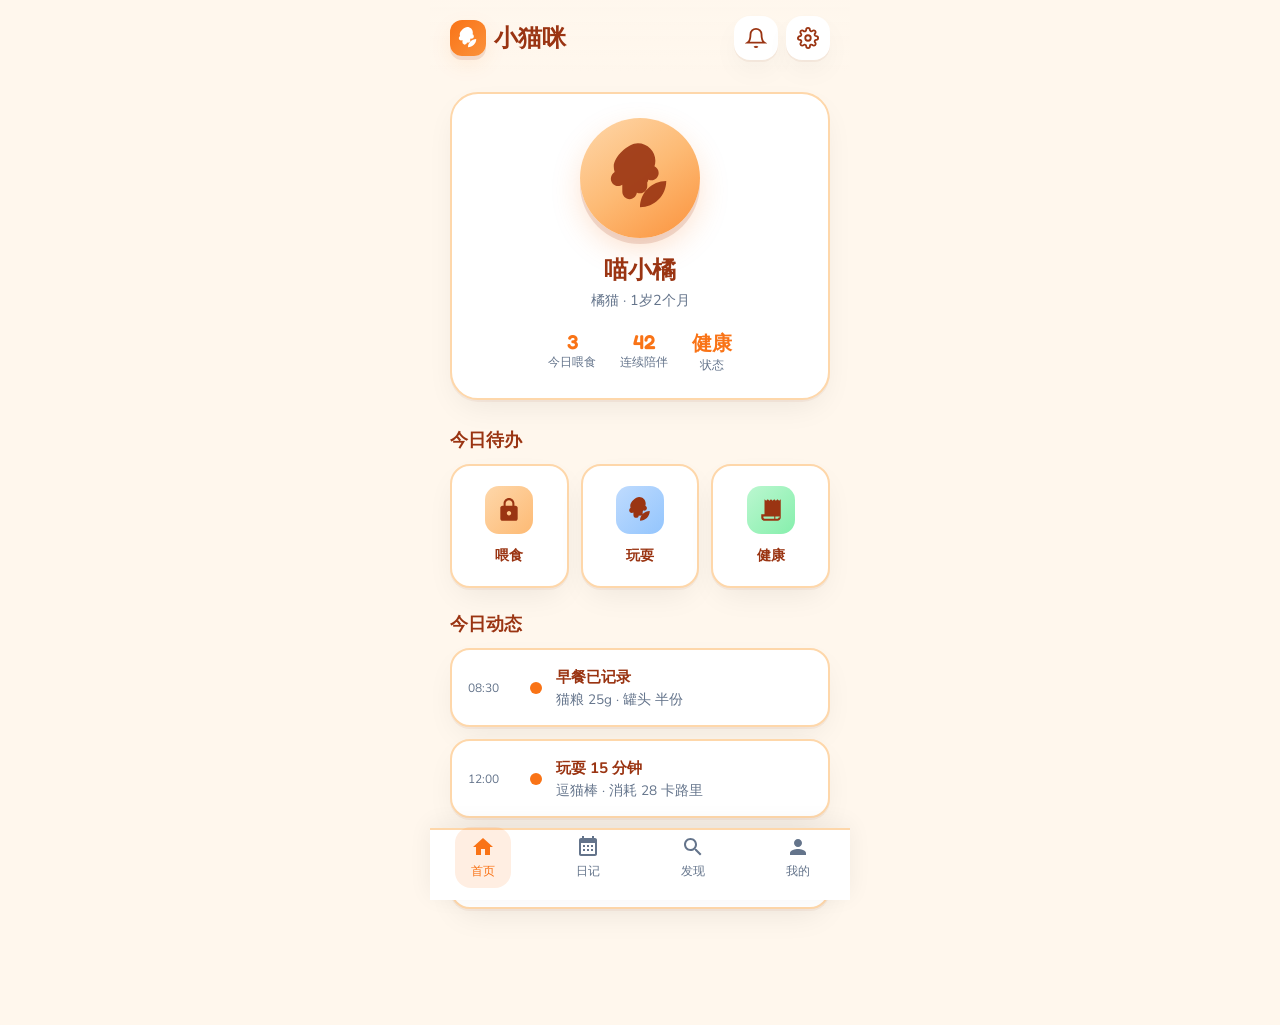
<file: .agents/skills/ui-ux-pro-max-skill/preview/xiaomaomi-app.html>
<!DOCTYPE html>
<html lang="zh-CN">
<head>
  <meta charset="UTF-8">
  <meta name="viewport" content="width=device-width, initial-scale=1.0">
  <title>小猫咪 - 萌宠日常</title>
  <link rel="preconnect" href="https://fonts.googleapis.com">
  <link rel="preconnect" href="https://fonts.gstatic.com" crossorigin>
  <link href="https://fonts.googleapis.com/css2?family=Fredoka:wght@400;500;600;700&family=Nunito:wght@300;400;500;600;700&display=swap" rel="stylesheet">
  <style>
    :root {
      /* Pet Tech App 配色 - 来自 UI/UX Pro Max design system */
      --primary: #F97316;
      --primary-on: #0F172A;
      --secondary: #FB923C;
      --accent: #2563EB;
      --accent-on: #FFFFFF;
      --background: #FFF7ED;
      --foreground: #9A3412;
      --card: #FFFFFF;
      --card-foreground: #9A3412;
      --muted: #F1F0F0;
      --muted-foreground: #64748B;
      --border: #FED7AA;
      --destructive: #DC2626;
      --ring: #F97316;
      --radius-outer: 28px;
      --radius-card: 20px;
      --radius-btn: 16px;
      --shadow-clay: 0 4px 0 0 rgba(154, 52, 18, 0.12), 0 8px 24px -4px rgba(249, 115, 22, 0.15);
      --shadow-card: 0 2px 0 0 rgba(154, 52, 18, 0.06), 0 12px 32px -8px rgba(0,0,0,0.08);
    }

    * { box-sizing: border-box; margin: 0; padding: 0; }
    html { font-size: 16px; }
    body {
      font-family: 'Nunito', -apple-system, sans-serif;
      background: var(--background);
      color: var(--foreground);
      min-height: 100vh;
      padding-bottom: 80px;
      -webkit-font-smoothing: antialiased;
    }

    /* Header */
    .header {
      padding: 16px 20px 12px;
      display: flex;
      align-items: center;
      justify-content: space-between;
      background: linear-gradient(180deg, rgba(255,247,237,0.98) 0%, var(--background) 100%);
      position: sticky;
      top: 0;
      z-index: 10;
    }
    .logo {
      font-family: 'Fredoka', sans-serif;
      font-weight: 700;
      font-size: 1.5rem;
      color: var(--foreground);
      display: flex;
      align-items: center;
      gap: 8px;
    }
    .logo-icon {
      width: 36px;
      height: 36px;
      background: linear-gradient(135deg, var(--primary), var(--secondary));
      border-radius: 12px;
      display: flex;
      align-items: center;
      justify-content: center;
      box-shadow: var(--shadow-clay);
    }
    .logo-icon svg {
      width: 22px;
      height: 22px;
      fill: white;
    }
    .header-actions {
      display: flex;
      gap: 8px;
    }
    .icon-btn {
      width: 44px;
      height: 44px;
      border-radius: var(--radius-btn);
      border: none;
      background: var(--card);
      color: var(--foreground);
      cursor: pointer;
      display: flex;
      align-items: center;
      justify-content: center;
      box-shadow: var(--shadow-card);
      transition: transform 0.2s ease, box-shadow 0.2s ease;
    }
    .icon-btn:hover { transform: scale(0.96); }
    .icon-btn:focus-visible { outline: 2px solid var(--ring); outline-offset: 2px; }
    .icon-btn svg { width: 22px; height: 22px; }

    /* Hero - 主猫卡片 */
    .hero {
      padding: 20px;
      margin-bottom: 8px;
    }
    .hero-card {
      background: var(--card);
      border-radius: var(--radius-outer);
      padding: 24px;
      box-shadow: var(--shadow-card);
      border: 2px solid var(--border);
      text-align: center;
    }
    .cat-avatar {
      width: 120px;
      height: 120px;
      margin: 0 auto 16px;
      background: linear-gradient(145deg, #FED7AA 0%, #FDBA74 50%, #FB923C 100%);
      border-radius: 50%;
      display: flex;
      align-items: center;
      justify-content: center;
      box-shadow: 0 6px 0 0 rgba(154, 52, 18, 0.15), 0 12px 32px -4px rgba(249, 115, 22, 0.25);
    }
    .cat-avatar svg {
      width: 70px;
      height: 70px;
      fill: var(--foreground);
      opacity: 0.9;
    }
    .hero-card h1 {
      font-family: 'Fredoka', sans-serif;
      font-size: 1.5rem;
      color: var(--foreground);
      margin-bottom: 4px;
    }
    .hero-card .subtitle {
      font-size: 0.9rem;
      color: var(--muted-foreground);
      margin-bottom: 20px;
    }
    .stats-row {
      display: flex;
      justify-content: center;
      gap: 24px;
    }
    .stat {
      text-align: center;
    }
    .stat-value {
      font-family: 'Fredoka', sans-serif;
      font-weight: 600;
      font-size: 1.25rem;
      color: var(--primary);
    }
    .stat-label {
      font-size: 0.75rem;
      color: var(--muted-foreground);
    }

    /* 快捷操作区 */
    .section-title {
      font-family: 'Fredoka', sans-serif;
      font-size: 1.1rem;
      padding: 0 20px 12px;
      color: var(--foreground);
    }
    .quick-actions {
      padding: 0 20px 24px;
      display: grid;
      grid-template-columns: repeat(3, 1fr);
      gap: 12px;
    }
    .action-card {
      background: var(--card);
      border-radius: var(--radius-card);
      padding: 20px 12px;
      text-align: center;
      box-shadow: var(--shadow-card);
      border: 2px solid var(--border);
      cursor: pointer;
      transition: transform 0.2s ease, box-shadow 0.2s ease;
      text-decoration: none;
      color: inherit;
      display: block;
    }
    .action-card:hover {
      transform: translateY(-2px);
      box-shadow: 0 4px 0 0 rgba(154, 52, 18, 0.08), 0 16px 40px -8px rgba(0,0,0,0.12);
    }
    .action-card:focus-visible { outline: 2px solid var(--ring); outline-offset: 2px; }
    .action-icon {
      width: 48px;
      height: 48px;
      margin: 0 auto 10px;
      border-radius: 14px;
      display: flex;
      align-items: center;
      justify-content: center;
    }
    .action-card:nth-child(1) .action-icon { background: linear-gradient(135deg, #FED7AA, #FDBA74); }
    .action-card:nth-child(2) .action-icon { background: linear-gradient(135deg, #BFDBFE, #93C5FD); }
    .action-card:nth-child(3) .action-icon { background: linear-gradient(135deg, #BBF7D0, #86EFAC); }
    .action-icon svg { width: 26px; height: 26px; fill: var(--foreground); }
    .action-card span {
      font-size: 0.9rem;
      font-weight: 600;
      color: var(--foreground);
    }

    /* 今日动态 */
    .feed-section {
      padding: 0 20px 24px;
    }
    .feed-card {
      background: var(--card);
      border-radius: var(--radius-card);
      padding: 16px;
      margin-bottom: 12px;
      box-shadow: var(--shadow-card);
      border: 2px solid var(--border);
      display: flex;
      align-items: center;
      gap: 14px;
    }
    .feed-time {
      font-size: 0.75rem;
      color: var(--muted-foreground);
      min-width: 48px;
    }
    .feed-dot {
      width: 12px;
      height: 12px;
      border-radius: 50%;
      background: var(--primary);
      flex-shrink: 0;
    }
    .feed-content {
      flex: 1;
    }
    .feed-content strong {
      font-size: 0.95rem;
      color: var(--foreground);
    }
    .feed-content p {
      font-size: 0.85rem;
      color: var(--muted-foreground);
      margin-top: 2px;
    }

    /* 底部导航 */
    .bottom-nav {
      position: fixed;
      bottom: 0;
      left: 0;
      right: 0;
      height: 72px;
      background: var(--card);
      border-top: 2px solid var(--border);
      display: flex;
      justify-content: space-around;
      align-items: center;
      padding: 8px 0 24px;
      box-shadow: 0 -4px 24px rgba(0,0,0,0.06);
    }
    .nav-item {
      display: flex;
      flex-direction: column;
      align-items: center;
      gap: 4px;
      color: var(--muted-foreground);
      text-decoration: none;
      font-size: 0.75rem;
      padding: 8px 16px;
      border-radius: var(--radius-btn);
      transition: color 0.2s, background 0.2s;
    }
    .nav-item:hover, .nav-item.active {
      color: var(--primary);
    }
    .nav-item.active {
      background: rgba(249, 115, 22, 0.12);
    }
    .nav-item svg {
      width: 24px;
      height: 24px;
      fill: currentColor;
    }

    /* 响应式 */
    @media (min-width: 768px) {
      body { max-width: 420px; margin: 0 auto; }
      .bottom-nav { max-width: 420px; left: 50%; transform: translateX(-50%); }
    }
  </style>
</head>
<body>
  <header class="header">
    <div class="logo">
      <div class="logo-icon" aria-hidden="true">
        <svg viewBox="0 0 24 24" xmlns="http://www.w3.org/2000/svg"><path d="M12 22c4.97 0 9-4.03 9-9-4.97 0-9 4.03-9 9zM5.6 10.25c0 1.38 1.12 2.5 2.5 2.5.53 0 1.01-.16 1.42-.44l-.02 2.44c0 1.38 1.12 2.5 2.5 2.5s2.5-1.12 2.5-2.5l-.02-2.44c.4.28.89.44 1.42.44 1.38 0 2.5-1.12 2.5-2.5 0-1-.6-1.86-1.44-2.28.19-.59.31-1.23.31-1.91 0-3.31-2.69-6-6-6S3 4.69 3 8c0 .68.12 1.32.31 1.91C2.6 10.39 2 11.25 2 12.25 2 13.63 3.12 14.75 4.5 14.75c.53 0 1.01-.16 1.42-.44l.02 2.44c0 1.38 1.12 2.5 2.5 2.5s2.5-1.12 2.5-2.5l.02-2.44c.4.28.89.44 1.42.44 1.38 0 2.5-1.12 2.5-2.5 0-1-.6-1.86-1.44-2.28.19-.59.31-1.23.31-1.91 0-3.31-2.69-6-6-6z"/></svg>
      </div>
      小猫咪
    </div>
    <div class="header-actions">
      <button type="button" class="icon-btn" aria-label="通知">
        <svg viewBox="0 0 24 24" fill="none" stroke="currentColor" stroke-width="2"><path d="M18 8A6 6 0 0 0 6 8c0 7-3 9-3 9h18s-3-2-3-9"/><path d="M13.73 21a2 2 0 0 1-3.46 0"/></svg>
      </button>
      <button type="button" class="icon-btn" aria-label="设置">
        <svg viewBox="0 0 24 24" fill="none" stroke="currentColor" stroke-width="2"><circle cx="12" cy="12" r="3"/><path d="M19.4 15a1.65 1.65 0 0 0 .33 1.82l.06.06a2 2 0 0 1 0 2.83 2 2 0 0 1-2.83 0l-.06-.06a1.65 1.65 0 0 0-1.82-.33 1.65 1.65 0 0 0-1 1.51V21a2 2 0 0 1-2 2 2 2 0 0 1-2-2v-.09A1.65 1.65 0 0 0 9 19.4a1.65 1.65 0 0 0-1.82.33l-.06.06a2 2 0 0 1-2.83 0 2 2 0 0 1 0-2.83l.06-.06a1.65 1.65 0 0 0 .33-1.82 1.65 1.65 0 0 0-1.51-1H3a2 2 0 0 1-2-2 2 2 0 0 1 2-2h.09A1.65 1.65 0 0 0 4.6 9a1.65 1.65 0 0 0-.33-1.82l-.06-.06a2 2 0 0 1 0-2.83 2 2 0 0 1 2.83 0l.06.06a1.65 1.65 0 0 0 1.82.33H9a1.65 1.65 0 0 0 1-1.51V3a2 2 0 0 1 2-2 2 2 0 0 1 2 2v.09a1.65 1.65 0 0 0 1 1.51 1.65 1.65 0 0 0 1.82-.33l.06-.06a2 2 0 0 1 2.83 0 2 2 0 0 1 0 2.83l-.06.06a1.65 1.65 0 0 0-.33 1.82V9a1.65 1.65 0 0 0 1.51 1H21a2 2 0 0 1 2 2 2 2 0 0 1-2 2h-.09a1.65 1.65 0 0 0-1.51 1z"/></svg>
      </button>
    </div>
  </header>

  <main>
    <section class="hero">
      <div class="hero-card">
        <div class="cat-avatar" role="img" aria-label="猫咪头像">
          <svg viewBox="0 0 24 24" xmlns="http://www.w3.org/2000/svg"><path d="M12 22c4.97 0 9-4.03 9-9-4.97 0-9 4.03-9 9zM5.6 10.25c0 1.38 1.12 2.5 2.5 2.5.53 0 1.01-.16 1.42-.44l-.02 2.44c0 1.38 1.12 2.5 2.5 2.5s2.5-1.12 2.5-2.5l-.02-2.44c.4.28.89.44 1.42.44 1.38 0 2.5-1.12 2.5-2.5 0-1-.6-1.86-1.44-2.28.19-.59.31-1.23.31-1.91 0-3.31-2.69-6-6-6S3 4.69 3 8c0 .68.12 1.32.31 1.91C2.6 10.39 2 11.25 2 12.25 2 13.63 3.12 14.75 4.5 14.75c.53 0 1.01-.16 1.42-.44l.02 2.44c0 1.38 1.12 2.5 2.5 2.5s2.5-1.12 2.5-2.5l.02-2.44c.4.28.89.44 1.42.44 1.38 0 2.5-1.12 2.5-2.5 0-1-.6-1.86-1.44-2.28.19-.59.31-1.23.31-1.91 0-3.31-2.69-6-6-6z"/></svg>
        </div>
        <h1>喵小橘</h1>
        <p class="subtitle">橘猫 · 1岁2个月</p>
        <div class="stats-row">
          <div class="stat">
            <div class="stat-value">3</div>
            <div class="stat-label">今日喂食</div>
          </div>
          <div class="stat">
            <div class="stat-value">42</div>
            <div class="stat-label">连续陪伴</div>
          </div>
          <div class="stat">
            <div class="stat-value">健康</div>
            <div class="stat-label">状态</div>
          </div>
        </div>
      </div>
    </section>

    <h2 class="section-title">今日待办</h2>
    <div class="quick-actions">
      <a href="#" class="action-card">
        <div class="action-icon">
          <svg viewBox="0 0 24 24" xmlns="http://www.w3.org/2000/svg"><path d="M18 8h-1V6c0-2.76-2.24-5-5-5S7 3.24 7 6v2H6c-1.1 0-2 .9-2 2v10c0 1.1.9 2 2 2h12c1.1 0 2-.9 2-2V10c0-1.1-.9-2-2-2zm-6 9c-1.1 0-2-.9-2-2s.9-2 2-2 2 .9 2 2-.9 2-2 2zm3.1-9H8.9V6c0-1.71 1.39-3.1 3.1-3.1 1.71 0 3.1 1.39 3.1 3.1v2z"/></svg>
        </div>
        <span>喂食</span>
      </a>
      <a href="#" class="action-card">
        <div class="action-icon">
          <svg viewBox="0 0 24 24" xmlns="http://www.w3.org/2000/svg"><path d="M12 22c4.97 0 9-4.03 9-9-4.97 0-9 4.03-9 9zM5.6 10.25c0 1.38 1.12 2.5 2.5 2.5.53 0 1.01-.16 1.42-.44l-.02 2.44c0 1.38 1.12 2.5 2.5 2.5s2.5-1.12 2.5-2.5l-.02-2.44c.4.28.89.44 1.42.44 1.38 0 2.5-1.12 2.5-2.5 0-1-.6-1.86-1.44-2.28.19-.59.31-1.23.31-1.91 0-3.31-2.69-6-6-6S3 4.69 3 8c0 .68.12 1.32.31 1.91C2.6 10.39 2 11.25 2 12.25 2 13.63 3.12 14.75 4.5 14.75c.53 0 1.01-.16 1.42-.44l.02 2.44c0 1.38 1.12 2.5 2.5 2.5s2.5-1.12 2.5-2.5l.02-2.44c.4.28.89.44 1.42.44 1.38 0 2.5-1.12 2.5-2.5 0-1-.6-1.86-1.44-2.28.19-.59.31-1.23.31-1.91 0-3.31-2.69-6-6-6z"/></svg>
        </div>
        <span>玩耍</span>
      </a>
      <a href="#" class="action-card">
        <div class="action-icon">
          <svg viewBox="0 0 24 24" xmlns="http://www.w3.org/2000/svg"><path d="M19.5 3.5L18 2l-1.5 1.5L15 2l-1.5 1.5L12 2l-1.5 1.5L9 2 7.5 3.5 6 2v14H3v3c0 1.66 1.34 3 3 3h12c1.66 0 3-1.34 3-3V2l-1.5 1.5zM15 20H6c-.55 0-1-.45-1-1v-1h10v2zm4-1c0 .55-.45 1-1 1h-2v-2h4v1z"/></svg>
        </div>
        <span>健康</span>
      </a>
    </div>

    <h2 class="section-title">今日动态</h2>
    <section class="feed-section">
      <div class="feed-card">
        <span class="feed-time">08:30</span>
        <span class="feed-dot"></span>
        <div class="feed-content">
          <strong>早餐已记录</strong>
          <p>猫粮 25g · 罐头 半份</p>
        </div>
      </div>
      <div class="feed-card">
        <span class="feed-time">12:00</span>
        <span class="feed-dot"></span>
        <div class="feed-content">
          <strong>玩耍 15 分钟</strong>
          <p>逗猫棒 · 消耗 28 卡路里</p>
        </div>
      </div>
      <div class="feed-card">
        <span class="feed-time">18:00</span>
        <span class="feed-dot"></span>
        <div class="feed-content">
          <strong>晚餐待喂</strong>
          <p>点击记录今日晚餐</p>
        </div>
      </div>
    </section>
  </main>

  <nav class="bottom-nav" aria-label="主导航">
    <a href="#" class="nav-item active" aria-current="page">
      <svg viewBox="0 0 24 24"><path d="M10 20v-6h4v6h5v-8h3L12 3 2 12h3v8z"/></svg>
      首页
    </a>
    <a href="#" class="nav-item">
      <svg viewBox="0 0 24 24"><path d="M19 3h-1V1h-2v2H8V1H6v2H5c-1.11 0-1.99.9-1.99 2L3 19c0 1.1.89 2 2 2h14c1.1 0 2-.9 2-2V5c0-1.1-.9-2-2-2zm0 16H5V8h14v11zM9 10H7v2h2v-2zm4 0h-2v2h2v-2zm4 0h-2v2h2v-2zm-8 4H7v2h2v-2zm4 0h-2v2h2v-2zm4 0h-2v2h2v-2z"/></svg>
      日记
    </a>
    <a href="#" class="nav-item">
      <svg viewBox="0 0 24 24"><path d="M15.5 14h-.79l-.28-.27C15.41 12.59 16 11.11 16 9.5 16 5.91 13.09 3 9.5 3S3 5.91 3 9.5 5.91 16 9.5 16c1.61 0 3.09-.59 4.23-1.57l.27.28v.79l5 4.99L20.49 19l-4.99-5zm-6 0C7.01 14 5 11.99 5 9.5S7.01 5 9.5 5 14 7.01 14 9.5 11.99 14 9.5 14z"/></svg>
      发现
    </a>
    <a href="#" class="nav-item">
      <svg viewBox="0 0 24 24"><path d="M12 12c2.21 0 4-1.79 4-4s-1.79-4-4-4-4 1.79-4 4 1.79 4 4 4zm0 2c-2.67 0-8 1.34-8 4v2h16v-2c0-2.66-5.33-4-8-4z"/></svg>
      我的
    </a>
  </nav>
</body>
</html>
</file>
<file: css/styles.css>
/* NMC - Pure Brand Palette - Exclusively Red & Yellow/Gold Shades */
@import url("https://fonts.googleapis.com/css2?family=Outfit:wght@400;600;700;800;900&family=Plus+Jakarta+Sans:wght@400;500;600;700;800&display=swap");

:root {
  /* RED SHADES (Light to Deep Dark) */
  --red-950: #550000;
  --red-900: #7f0000;
  --red-800: #8a0000;
  --red-700: #a00000;
  --red-600: #b30000;
  --red-500: #dc2626;
  --red-400: #ef4444;
  --red-200: #fecaca;
  --red-100: #fee2e2;
  --red-50: #fef2f2;
  --grad-red: linear-gradient(135deg, #7f0000 0%, #b30000 100%);
  --grad-red-subtle: linear-gradient(135deg, #8a0000 0%, #dc2626 100%);

  /* YELLOW & GOLD SHADES (Light to Deep Dark) */
  --gold-900: #78350f;
  --gold-800: #92400e;
  --gold-700: #b45309;
  --gold-600: #d97706;
  --gold-500: #f59e0b;
  --gold-400: #f4c749;
  --gold-300: #fcd34d;
  --gold-200: #fde68a;
  --gold-100: #fef9c3;
  --gold-50: #fffbeb;
  --grad-gold: linear-gradient(135deg, #f4c749 0%, #d97706 100%);
  --grad-gold-rich: linear-gradient(135deg, #fbbf24 0%, #b45309 100%);

  /* REPLACED SKY/BLUE TOKENS WITH GOLD/RED HARMONY */
  --sky-800: #7f0000;
  --sky-700: #8a0000;
  --sky-600: #b30000;
  --sky-500: #d97706;
  --sky-200: #fde68a;
  --sky-100: #fffbeb;
  --sky-50: #fffdf5;
  --grad-sky: linear-gradient(135deg, #f4c749 0%, #d97706 100%);

  /* NEUTRALS */
  --gray-900: #111827;
  --gray-800: #1f2937;
  --gray-700: #374151;
  --gray-600: #4b5563;
  --gray-500: #6b7280;
  --gray-400: #9ca3af;
  --gray-300: #d1d5db;
  --gray-200: #e5e7eb;
  --gray-100: #f3f4f6;
  --gray-50: #f9fafb;
  --white: #ffffff;

  /* Backward-compat aliases */
  --radius-full: 9999px;
  --radius-lg: 20px;
  --radius-md: 12px;
  --radius-sm: 8px;
  --radius-btn: 12px;
  --radius-xl: 28px;
  --gradient-red: linear-gradient(135deg, #7f0000 0%, #b30000 100%);
  --gradient-gold: linear-gradient(135deg, #f4c749 0%, #d97706 100%);
  --gradient-sky: linear-gradient(135deg, #f4c749 0%, #b45309 100%);
  --gradient-hero-bg: linear-gradient(140deg, #ffffff 0%, #fffdf5 45%, #fef2f2 100%);
  --sky-primary: #8a0000;
  --sky-dark: #700000;
  --sky-light: #fffbeb;
  --sky-tint: #fffdf5;
  --sky-border: #fde68a;
  --sky-hover: #b30000;
  --gold-warm: #f4c749;
  --gold-warm-hover: #e5b839;
  --gold-bright: #ffc801;
  --gold-light: #fef9c3;
  --brand-red: #8a0000;
  --brand-red-hover: #700000;
  --brand-red-light: #fef2f2;
  --brand-red-border: #fecaca;
  --emerald-accent: #d97706;
  --slate-900: #111827;
  --slate-800: #1f2937;
  --slate-700: #374151;
  --slate-600: #4b5563;
  --slate-500: #6b7280;
  --slate-400: #9ca3af;
  --slate-300: #d1d5db;
  --slate-200: #e5e7eb;
  --slate-100: #f3f4f6;
  --slate-50: #f9fafb;
  --font-heading: "Outfit", "Plus Jakarta Sans", sans-serif;
  --font-body: "Plus Jakarta Sans", system-ui, sans-serif;
  --shadow-xs: 0 1px 3px rgba(0, 0, 0, .06);
  --shadow-sm: 0 2px 8px rgba(0, 0, 0, .07);
  --shadow-md: 0 8px 24px rgba(0, 0, 0, .09);
  --shadow-lg: 0 16px 40px rgba(0, 0, 0, .12);
  --shadow-red: 0 8px 24px rgba(138, 0, 0, .22);
  --shadow-red-glow: 0 8px 24px rgba(138, 0, 0, .22);
  --shadow-gold: 0 8px 24px rgba(244, 199, 73, .32);
  --shadow-gold-glow: 0 8px 24px rgba(244, 199, 73, .32);
  --shadow-sky: 0 8px 24px rgba(217, 119, 6, .22);
  --shadow-sky-glow: 0 8px 24px rgba(217, 119, 6, .22);
  --r-sm: 8px;
  --r-md: 12px;
  --r-lg: 20px;
  --r-xl: 28px;
  --r-full: 9999px;
  --transition: all .28s cubic-bezier(.16, 1, .3, 1);
}

*,
*::before,
*::after {
  box-sizing: border-box;
  margin: 0;
  padding: 0;
}

html {
  scroll-behavior: smooth;
  font-size: 16px;
}

body {
  font-family: var(--font-body);
  background: var(--white);
  color: var(--gray-700);
  line-height: 1.6;
  overflow-x: hidden;
  -webkit-font-smoothing: antialiased;
}

a {
  text-decoration: none;
  color: inherit;
  transition: var(--transition);
}

img {
  max-width: 100%;
  height: auto;
  display: block;
}

button {
  cursor: pointer;
  border: none;
  background: none;
  font-family: inherit;
}

input,
select,
textarea {
  font-family: inherit;
}

.container {
  width: 100%;
  max-width: 1380px;
  margin: 0 auto;
  padding: 0 1.5rem;
  position: relative;
  z-index: 1;
}

.section-padding {
  padding: 4.5rem 0;
}

.section-header {
  text-align: center;
  max-width: 780px;
  margin: 0 auto 3rem auto;
}

.section-subtitle {
  display: inline-flex;
  align-items: center;
  gap: .45rem;
  padding: .35rem 1rem;
  border-radius: var(--r-full);
  background: var(--sky-100);
  color: var(--sky-700);
  font-size: .78rem;
  font-weight: 800;
  text-transform: uppercase;
  letter-spacing: .07em;
  margin-bottom: .75rem;
  border: 1px solid var(--sky-200);
}

.section-title {
  font-family: var(--font-heading);
  font-size: 40px;
  font-weight: 700;
  color: var(--gray-900);
  line-height: 1.2;
  margin-bottom: .75rem;
}

.section-title span {
  background: var(--grad-red);
  -webkit-background-clip: text;
  -webkit-text-fill-color: transparent;
  background-clip: text;
}

.section-description {
  font-size: 1.05rem;
  color: var(--gray-500);
  line-height: 1.65;
}

/* BUTTONS */
.btn {
  display: inline-flex;
  align-items: center;
  justify-content: center;
  gap: .55rem;
  padding: .7rem 1.5rem;
  font-size: .92rem;
  font-weight: 800;
  border-radius: 50px;
  transition: var(--transition);
  white-space: nowrap;
  line-height: 1;
}

.btn-crimson {
  background: var(--grad-red);
  color: var(--white);
  box-shadow: var(--shadow-red);
}

.btn-crimson:hover {
  background: var(--gold-500);
  color: var(--gray-900);
  transform: translateY(-2px);
  box-shadow: 0 12px 28px rgba(245, 158, 11, .35);
}

.btn-gold-warm {
  background: var(--grad-gold);
  color: var(--gray-900);
  box-shadow: var(--shadow-gold);
}

.btn-gold-warm:hover {
  background: var(--gold-500);
  transform: translateY(-2px);
}

.btn-sky {
  background: var(--grad-sky);
  color: var(--white);
  box-shadow: var(--shadow-sky);
}

.btn-sky:hover {
  background: var(--sky-700);
  transform: translateY(-2px);
}

/* TOP GOV BAR */
.top-gov-bar {
  background: var(--grad-red);
  color: var(--white);
  font-size: .76rem;
  padding: .4rem 0;
}

.top-gov-flex {
  display: flex;
  justify-content: space-between;
  align-items: center;
  gap: 1rem;
  flex-wrap: wrap;
  max-width: 1380px;
  margin: 0 auto;
  padding: 0 1.5rem;
}

.gov-links-group,
.eresource-links-group {
  display: flex;
  align-items: center;
  gap: .8rem;
  flex-wrap: wrap;
}

.gov-link-item {
  color: rgba(255, 255, 255, .9);
  display: inline-flex;
  align-items: center;
  gap: .3rem;
  font-weight: 600;
  transition: var(--transition);
}

.gov-link-item:hover {
  color: var(--gold-300);
}

.tag-highlight {
  background: var(--gold-400);
  color: var(--gray-900);
  padding: .12rem .55rem;
  border-radius: var(--r-sm);
  font-weight: 900;
  font-size: .7rem;
}

.tag-cyber {
  background: var(--sky-600);
  color: var(--white);
  padding: .12rem .55rem;
  border-radius: var(--r-sm);
  font-weight: 800;
}

/* HERO HEADER - TRANSPARENT OVERLAY */
.hero-header {
  position: absolute;
  top: 0;
  left: 0;
  right: 0;
  z-index: 1000;
  background: transparent;
  padding: 1rem 0;
  transition: all 0.3s ease;
}

.hero-header.scrolled {
  position: fixed;
  background: rgba(0, 0, 0, 0.85);
  backdrop-filter: blur(10px);
  -webkit-backdrop-filter: blur(10px);
  padding: 0.6rem 0;
  box-shadow: 0 4px 20px rgba(0, 0, 0, 0.3);
}

.hero-header-container {
  max-width: 1380px;
  margin: 0 auto;
  padding: 0 2rem;
  display: flex;
  align-items: center;
  justify-content: space-between;
  gap: 2rem;
}

/* Logo Box */
.hero-logo-box {
  display: flex;
  align-items: center;
  justify-content: center;
  flex-shrink: 0;
  transition: all 0.3s ease;
}

.hero-logo-box:hover {
  transform: scale(1.05);
}

.hero-logo-img {
  height: 70px;
  width: auto;
  object-fit: contain;
}

/* Hero Navigation */
.hero-nav {
  flex: 1;
  display: flex;
  justify-content: center;
}

.hero-nav-menu {
  display: flex;
  align-items: center;
  gap: 0.25rem;
  list-style: none;
  flex-wrap: wrap;
  justify-content: center;
}

.hero-nav-link {
  font-size: 0.75rem;
  font-weight: 700;
  color: rgba(255, 255, 255, 0.9);
  padding: 0.5rem 0.75rem;
  white-space: nowrap;
  position: relative;
  transition: all 0.25s ease;
  text-transform: uppercase;
  letter-spacing: 0.04em;
  display: inline-flex;
  align-items: center;
  gap: 0.3rem;
}

.hero-nav-link:hover,
.hero-nav-link.active {
  color: #ffffff;
}

.hero-nav-link::after {
  content: "";
  position: absolute;
  bottom: 2px;
  left: 50%;
  transform: translateX(-50%);
  width: 0;
  height: 2px;
  background: var(--gold-500);
  border-radius: 2px;
  transition: width 0.25s ease;
}

.hero-nav-link:hover::after,
.hero-nav-link.active::after {
  width: 60%;
}

.hero-nav-link svg {
  opacity: 0.7;
}

.hamburger {
  display: none;
  flex-direction: column;
  gap: 5px;
  padding: 0.45rem;
  cursor: pointer;
}

.hamburger span {
  width: 22px;
  height: 2px;
  background: #ffffff;
  border-radius: 2px;
  transition: var(--transition);
}

/* HERO FULLSCREEN SECTION */
.hero-fullscreen {
  position: relative;
  width: 100%;
  height: 100vh;
  min-height: 640px;
  overflow: hidden;
  display: flex;
  align-items: center;
  justify-content: center;
}

.hero-bg-image {
  position: absolute;
  top: 0;
  left: 0;
  width: 100%;
  height: 100%;
  z-index: 1;
  overflow: hidden;
}

.hero-bg-img {
  width: 100%;
  height: 100%;
  object-fit: cover;
  object-position: center;
  transform: scale(1);
  animation: heroKenBurns 24s ease-in-out infinite alternate;
  will-change: transform;
}

@keyframes heroKenBurns {
  0% {
    transform: scale(1);
  }

  100% {
    transform: scale(1.06);
  }
}

.hero-overlay {
  position: absolute;
  top: 0;
  left: 0;
  width: 100%;
  height: 100%;
  background: radial-gradient(circle at 30% 50%, rgba(0, 0, 0, 0.4) 0%, rgba(0, 0, 0, 0.65) 100%);
  z-index: 2;
}

.hero-content {
  position: relative;
  z-index: 3;
  text-align: left;
  padding: 2rem;
  max-width: 1380px;
  width: 100%;
  margin: 0 auto;
}

.hero-tag-pill {
  display: inline-flex;
  align-items: center;
  gap: 0.6rem;
  padding: 0.45rem 1.1rem;
  background: rgba(255, 255, 255, 0.12);
  backdrop-filter: blur(12px);
  -webkit-backdrop-filter: blur(12px);
  border: 1px solid rgba(244, 199, 73, 0.4);
  border-radius: var(--r-full);
  color: var(--gold-300);
  font-size: 0.82rem;
  font-weight: 700;
  letter-spacing: 0.04em;
  text-transform: uppercase;
  margin-bottom: 1.25rem;
  box-shadow: 0 4px 16px rgba(0, 0, 0, 0.2);
  animation: fadeInUp 0.8s cubic-bezier(0.16, 1, 0.3, 1) both;
}

.hero-tag-dot {
  width: 8px;
  height: 8px;
  background: var(--gold-400);
  border-radius: 50%;
  box-shadow: 0 0 10px var(--gold-400);
  animation: pulseDot 1.8s ease-in-out infinite;
}

@keyframes pulseDot {

  0%,
  100% {
    transform: scale(1);
    opacity: 1;
  }

  50% {
    transform: scale(1.4);
    opacity: 0.6;
  }
}

.hero-main-title {
  font-family: var(--font-heading);
  font-size: clamp(2.6rem, 5.8vw, 4.5rem);
  font-weight: 700;
  color: #ffffff;
  line-height: 1.15;
  margin-bottom: 1.25rem;
  letter-spacing: -0.01em;
  text-shadow: 0 4px 24px rgba(0, 0, 0, 0.3);
  animation: fadeInUp 0.9s cubic-bezier(0.16, 1, 0.3, 1) 0.15s both;
}

.hero-main-title em {
  font-style: italic;
  font-weight: 700;
  background: linear-gradient(135deg, #ffffff 60%, var(--gold-300) 100%);
  -webkit-background-clip: text;
  -webkit-text-fill-color: transparent;
}

.hero-subtitle {
  font-size: clamp(0.95rem, 1.6vw, 1.12rem);
  color: rgba(255, 255, 255, 0.88);
  line-height: 1.65;
  margin-bottom: 2.2rem;
  font-weight: 400;
  max-width: 620px;
  text-shadow: 0 2px 10px rgba(0, 0, 0, 0.4);
  animation: fadeInUp 0.9s cubic-bezier(0.16, 1, 0.3, 1) 0.25s both;
}

.hero-cta-group {
  display: flex;
  align-items: center;
  flex-wrap: wrap;
  gap: 1.25rem;
  animation: fadeInUp 0.9s cubic-bezier(0.16, 1, 0.3, 1) 0.35s both;
}

.hero-apply-btn {
  display: inline-flex;
  align-items: center;
  gap: 0.75rem;
  padding: 0.55rem 1.6rem 0.55rem 0.55rem;
  background: #ffffff;
  color: var(--gray-900);
  border-radius: var(--r-full);
  font-size: 0.9rem;
  font-weight: 800;
  letter-spacing: 0.04em;
  transition: all 0.35s cubic-bezier(0.16, 1, 0.3, 1);
  box-shadow: 0 8px 28px rgba(0, 0, 0, 0.25);
  position: relative;
  overflow: hidden;
}

.hero-apply-btn::after {
  content: '';
  position: absolute;
  top: -50%;
  left: -60%;
  width: 40%;
  height: 200%;
  background: linear-gradient(90deg, transparent, rgba(255, 255, 255, 0.8), transparent);
  transform: rotate(30deg);
  animation: buttonSheen 3.5s infinite;
}

@keyframes buttonSheen {

  0%,
  60% {
    left: -60%;
  }

  100% {
    left: 140%;
  }
}

.hero-apply-btn:hover {
  background: var(--gold-500);
  color: var(--gray-900);
  transform: translateY(-3px) scale(1.02);
  box-shadow: 0 12px 36px rgba(245, 158, 11, 0.45);
}

.hero-apply-icon {
  display: flex;
  align-items: center;
  justify-content: center;
  width: 36px;
  height: 36px;
  border-radius: 50%;
  background: var(--gold-500);
  color: var(--gray-900);
  transition: all 0.35s ease;
}

.hero-apply-btn:hover .hero-apply-icon {
  background: var(--gray-900);
  color: #ffffff;
  transform: rotate(-45deg);
}

.hero-tour-btn {
  display: inline-flex;
  align-items: center;
  gap: 0.6rem;
  padding: 0.75rem 1.5rem;
  background: rgba(255, 255, 255, 0.12);
  backdrop-filter: blur(12px);
  -webkit-backdrop-filter: blur(12px);
  border: 1px solid rgba(255, 255, 255, 0.35);
  color: #ffffff;
  border-radius: var(--r-full);
  font-size: 0.88rem;
  font-weight: 700;
  transition: all 0.35s cubic-bezier(0.16, 1, 0.3, 1);
}

.hero-tour-btn:hover {
  background: rgba(255, 255, 255, 0.25);
  border-color: var(--gold-400);
  color: var(--gold-300);
  transform: translateY(-3px);
  box-shadow: 0 8px 24px rgba(0, 0, 0, 0.25);
}

.hero-tour-icon {
  display: flex;
  align-items: center;
  justify-content: center;
}

/* Floating Hero Feature Badges */
.hero-floating-badges {
  position: absolute;
  right: 5%;
  top: 35%;
  display: flex;
  flex-direction: column;
  gap: 1.25rem;
  z-index: 4;
}

.hero-fbadge {
  display: flex;
  align-items: center;
  gap: 0.9rem;
  background: rgba(17, 24, 39, 0.65);
  backdrop-filter: blur(16px);
  -webkit-backdrop-filter: blur(16px);
  border: 1px solid rgba(244, 199, 73, 0.3);
  padding: 0.85rem 1.25rem;
  border-radius: 1rem;
  box-shadow: 0 12px 32px rgba(0, 0, 0, 0.35);
  transition: all 0.35s cubic-bezier(0.16, 1, 0.3, 1);
}

.hero-fbadge:hover {
  transform: translateY(-4px) scale(1.03);
  border-color: var(--gold-400);
  background: rgba(17, 24, 39, 0.85);
  box-shadow: 0 16px 40px rgba(244, 199, 73, 0.2);
}

.hero-fbadge-1 {
  animation: floatFbadge1 6s ease-in-out infinite;
}

.hero-fbadge-2 {
  animation: floatFbadge2 7s ease-in-out infinite 0.8s;
}

@keyframes floatFbadge1 {

  0%,
  100% {
    transform: translateY(0);
  }

  50% {
    transform: translateY(-12px);
  }
}

@keyframes floatFbadge2 {

  0%,
  100% {
    transform: translateY(0);
  }

  50% {
    transform: translateY(-10px);
  }
}

.fbadge-icon {
  width: 42px;
  height: 42px;
  border-radius: 0.75rem;
  display: flex;
  align-items: center;
  justify-content: center;
  font-size: 1.1rem;
}

.fbadge-bus {
  background: linear-gradient(135deg, rgba(244, 199, 73, 0.25), rgba(245, 158, 11, 0.35));
  border: 1px solid var(--gold-400);
  color: var(--gold-300);
}

.fbadge-award {
  background: linear-gradient(135deg, rgba(186, 230, 253, 0.25), rgba(2, 132, 199, 0.35));
  border: 1px solid var(--sky-200);
  color: var(--sky-200);
}

.fbadge-text {
  display: flex;
  flex-direction: column;
}

.fbadge-text strong {
  font-family: var(--font-heading);
  font-size: 0.95rem;
  font-weight: 800;
  color: #ffffff;
}

.fbadge-text span {
  font-size: 0.76rem;
  color: rgba(255, 255, 255, 0.75);
}

@media(max-width: 991px) {
  .hero-floating-badges {
    display: none;
  }
}

/* MARQUEE TICKER */
.marquee-ticker {
  position: absolute;
  bottom: 0;
  left: 0;
  right: 0;
  width: 100%;
  overflow: hidden;
  background: rgba(0, 0, 0, 0.85);
  padding: 1rem 0;
  z-index: 5;
}

.marquee-track {
  display: flex;
  align-items: center;
  gap: 0;
  white-space: nowrap;
  animation: marqueeScroll 20s linear infinite;
  width: max-content;
}

.marquee-text {
  font-family: var(--font-heading);
  font-size: clamp(1.2rem, 2.5vw, 1.8rem);
  font-weight: 900;
  color: #ffffff;
  text-transform: uppercase;
  letter-spacing: 0.02em;
  padding: 0 0.5rem;
}

.marquee-dot {
  font-size: 0;
  color: transparent;
  padding: 0 1.5rem;
  font-weight: 900;
  display: inline-flex;
  align-items: center;
  justify-content: center;
}

.marquee-dot::after {
  content: "";
  width: 10px;
  height: 10px;
  background: #ffffff;
  border-radius: 50%;
  display: inline-block;
}

@keyframes marqueeScroll {
  0% {
    transform: translateX(0);
  }

  100% {
    transform: translateX(-50%);
  }
}

/* ===== LUXURY CREATIVE STATS COUNTER SECTION ===== */
.stats-premium-section {
  background: linear-gradient(180deg, #ffffff 0%, #f8fafc 100%);
  padding: 4.5rem 0 3.5rem;
  position: relative;
  z-index: 10;
}

.stats-premium-grid {
  display: grid;
  grid-template-columns: repeat(4, 1fr);
  gap: 1.75rem;
}

/* Base Card Styling */
.stat-premium-card {
  position: relative;
  background: rgba(255, 255, 255, 0.95);
  backdrop-filter: blur(16px);
  -webkit-backdrop-filter: blur(16px);
  border-radius: 1.25rem;
  padding: 2rem 1.6rem;
  display: flex;
  flex-direction: column;
  border: 1px solid rgba(229, 231, 235, 0.85);
  box-shadow: 0 10px 30px rgba(0, 0, 0, 0.04), 0 1px 3px rgba(0, 0, 0, 0.02);
  transition: all 0.4s cubic-bezier(0.16, 1, 0.3, 1);
  overflow: hidden;
}

.stat-premium-card:hover {
  transform: translateY(-8px);
  box-shadow: 0 20px 45px rgba(0, 0, 0, 0.08), 0 4px 12px rgba(0, 0, 0, 0.03);
}



/* Card Top Section: Icon & Chip */
.stat-card-top {
  display: flex;
  align-items: center;
  justify-content: space-between;
  margin-bottom: 1.25rem;
  position: relative;
  z-index: 2;
}

.stat-icon-wrap {
  width: 48px;
  height: 48px;
  border-radius: 0.9rem;
  display: flex;
  align-items: center;
  justify-content: center;
  box-shadow: 0 4px 14px rgba(0, 0, 0, 0.05);
  transition: transform 0.35s cubic-bezier(0.16, 1, 0.3, 1);
}

.stat-premium-card:hover .stat-icon-wrap {
  transform: scale(1.1) rotate(4deg);
}

.stat-icon-ruby {
  background: #fef2f2;
  color: var(--red-800);
  border: 1px solid #fecaca;
}

.stat-icon-gold {
  background: #fffbeb;
  color: var(--gold-600);
  border: 1px solid #fde68a;
}

.stat-icon-azure,
.stat-icon-crimson {
  background: #fef2f2;
  color: var(--red-900);
  border: 1px solid #fecaca;
}

.stat-icon-purple,
.stat-icon-amber {
  background: #fffbeb;
  color: var(--gold-700);
  border: 1px solid #fde68a;
}

.stat-sub-chip {
  display: inline-block;
  padding: 0.25rem 0.65rem;
  border-radius: var(--r-full);
  font-size: 0.72rem;
  font-weight: 700;
  text-transform: uppercase;
  letter-spacing: 0.04em;
}

.chip-ruby {
  background: rgba(138, 0, 0, 0.06);
  color: var(--red-800);
  border: 1px solid rgba(138, 0, 0, 0.15);
}

.chip-gold {
  background: rgba(245, 158, 11, 0.1);
  color: var(--gold-600);
  border: 1px solid rgba(245, 158, 11, 0.25);
}

.chip-azure,
.chip-crimson {
  background: rgba(138, 0, 0, 0.06);
  color: var(--red-800);
  border: 1px solid rgba(138, 0, 0, 0.15);
}

.chip-purple,
.chip-amber {
  background: rgba(245, 158, 11, 0.1);
  color: var(--gold-700);
  border: 1px solid rgba(245, 158, 11, 0.25);
}

/* Number Typography */
.stat-number-wrap {
  margin-bottom: 0.5rem;
  position: relative;
  z-index: 2;
}

.stat-premium-number {
  font-family: var(--font-heading);
  font-size: clamp(2.7rem, 4vw, 3.3rem);
  font-weight: 600;
  line-height: 1;
  letter-spacing: -0.02em;
}

.stat-theme-ruby .stat-premium-number {
  background: linear-gradient(135deg, #7f0000 0%, #b30000 100%);
  -webkit-background-clip: text;
  -webkit-text-fill-color: transparent;
}

.stat-theme-gold .stat-premium-number {
  background: linear-gradient(135deg, #d97706 0%, #f59e0b 100%);
  -webkit-background-clip: text;
  -webkit-text-fill-color: transparent;
}

.stat-theme-azure .stat-premium-number,
.stat-theme-crimson .stat-premium-number {
  background: linear-gradient(135deg, #8a0000 0%, #dc2626 100%);
  -webkit-background-clip: text;
  -webkit-text-fill-color: transparent;
}

.stat-theme-purple .stat-premium-number,
.stat-theme-amber .stat-premium-number {
  background: linear-gradient(135deg, #b45309 0%, #f59e0b 100%);
  -webkit-background-clip: text;
  -webkit-text-fill-color: transparent;
}

.stat-premium-number span {
  font-size: 0.75em;
  font-weight: 800;
  margin-left: 2px;
}

/* Label */
.stat-premium-label {
  font-family: var(--font-body);
  font-size: 0.92rem;
  font-weight: 700;
  color: var(--gray-800);
  line-height: 1.45;
  margin-bottom: 1.25rem;
  min-height: 2.7rem;
  display: flex;
  align-items: center;
  position: relative;
  z-index: 2;
}

/* Animated Progress Meter Track */
.stat-meter-track {
  width: 100%;
  height: 4px;
  background: rgba(0, 0, 0, 0.04);
  border-radius: 4px;
  overflow: hidden;
  position: relative;
  z-index: 2;
  margin-top: auto;
}

.stat-meter-fill {
  height: 100%;
  width: 0%;
  border-radius: 4px;
  transition: width 1.4s cubic-bezier(0.16, 1, 0.3, 1) 0.2s;
}

.stat-fill-ruby {
  background: linear-gradient(90deg, #8a0000, #dc2626);
}

.stat-fill-gold {
  background: linear-gradient(90deg, #d97706, #f59e0b);
}

.stat-fill-azure,
.stat-fill-crimson {
  background: linear-gradient(90deg, #7f0000, #b30000);
}

.stat-fill-purple,
.stat-fill-amber {
  background: linear-gradient(90deg, #b45309, #fbbf24);
}

.stat-premium-card.revealed .stat-meter-fill {
  width: 100%;
}

/* Card Hover Border Glow */
.stat-theme-ruby:hover {
  border-color: rgba(185, 28, 28, 0.35);
}

.stat-theme-gold:hover {
  border-color: rgba(245, 158, 11, 0.4);
}

.stat-theme-azure:hover,
.stat-theme-crimson:hover {
  border-color: rgba(185, 28, 28, 0.35);
}

.stat-theme-purple:hover,
.stat-theme-amber:hover {
  border-color: rgba(245, 158, 11, 0.4);
}

/* Responsive Grid */
@media(max-width: 1024px) {
  .stats-premium-grid {
    grid-template-columns: repeat(2, 1fr);
    gap: 1.5rem;
  }
}

@media(max-width: 580px) {
  .stats-premium-grid {
    grid-template-columns: 1fr;
    gap: 1.25rem;
  }

  .stat-premium-card {
    padding: 1.75rem 1.4rem;
  }
}


/* ===== LUXURY COLLEGE OVERVIEW / ABOUT SECTION ===== */
.about-premium-section {
  background: var(--white);
  position: relative;
  overflow: hidden;
  padding: 6rem 0;
}

.about-premium-grid {
  display: grid;
  grid-template-columns: 1.15fr 1fr;
  gap: 4.5rem;
  align-items: center;
}

.about-premium-content {
  order: -1;
  position: relative;
}

/* Left: Image Media Showcase */
.about-premium-img-wrap {
  position: relative;
}

.about-ambient-glow {
  position: absolute;
  top: 10%;
  left: 10%;
  width: 80%;
  height: 80%;
  background: radial-gradient(circle, rgba(138, 0, 0, 0.12) 0%, rgba(245, 158, 11, 0.1) 50%, transparent 75%);
  filter: blur(45px);
  z-index: 0;
  pointer-events: none;
}

.about-img-frame {
  position: relative;
  z-index: 1;
  border-radius: 1.5rem;
  overflow: hidden;
  box-shadow: 0 25px 60px rgba(15, 23, 42, 0.12), 0 4px 12px rgba(15, 23, 42, 0.04);
  border: 1px solid rgba(226, 232, 240, 0.9);
}

.about-premium-img {
  width: 100%;
  height: 520px;
  object-fit: cover;
  display: block;
  transition: transform 0.6s cubic-bezier(0.16, 1, 0.3, 1);
}

.about-img-frame:hover .about-premium-img {
  transform: scale(1.04);
}

/* Top Location Pill Badge */
.about-img-top-badge {
  position: absolute;
  top: 1.25rem;
  left: 1.25rem;
  display: inline-flex;
  align-items: center;
  gap: 0.5rem;
  background: rgba(15, 23, 42, 0.8);
  backdrop-filter: blur(12px);
  -webkit-backdrop-filter: blur(12px);
  color: var(--white);
  padding: 0.45rem 1rem;
  border-radius: var(--r-full);
  font-size: 0.76rem;
  font-weight: 700;
  border: 1px solid rgba(255, 255, 255, 0.2);
  z-index: 2;
}

.about-location-dot {
  width: 8px;
  height: 8px;
  border-radius: 50%;
  background: var(--gold-400);
  box-shadow: 0 0 8px var(--gold-400);
  animation: pulse 2s infinite;
}

/* Floating Stats Badge (Bottom Left) */
.about-fbadge-stats {
  position: absolute;
  bottom: 1.75rem;
  left: -1.5rem;
  z-index: 3;
  background: rgba(255, 255, 255, 0.96);
  backdrop-filter: blur(16px);
  -webkit-backdrop-filter: blur(16px);
  border-radius: 1.15rem;
  padding: 0.9rem 1.4rem;
  box-shadow: 0 16px 35px rgba(15, 23, 42, 0.12), 0 2px 6px rgba(15, 23, 42, 0.04);
  display: flex;
  align-items: center;
  gap: 0.9rem;
  border: 1px solid rgba(226, 232, 240, 0.9);
  transition: transform 0.35s ease;
}

.about-fbadge-stats:hover {
  transform: translateY(-4px);
}

.about-fbadge-icon {
  width: 44px;
  height: 44px;
  border-radius: 0.8rem;
  background: #fef2f2;
  color: var(--red-800);
  border: 1px solid #fecaca;
  display: flex;
  align-items: center;
  justify-content: center;
}

.about-fbadge-text {
  display: flex;
  flex-direction: column;
}

.about-fbadge-num {
  font-family: var(--font-heading);
  font-size: 1.5rem;
  font-weight: 900;
  color: var(--red-800);
  line-height: 1;
}

.about-fbadge-sub {
  font-size: 0.72rem;
  font-weight: 700;
  color: var(--gray-500);
  text-transform: uppercase;
  letter-spacing: 0.04em;
}

/* Floating Affiliation Pill (Top Right) */
.about-fbadge-affil {
  position: absolute;
  top: 2rem;
  right: -1.25rem;
  z-index: 3;
  background: rgba(255, 255, 255, 0.96);
  backdrop-filter: blur(16px);
  -webkit-backdrop-filter: blur(16px);
  border-radius: var(--r-full);
  padding: 0.5rem 1.1rem;
  box-shadow: 0 10px 25px rgba(15, 23, 42, 0.08);
  display: flex;
  align-items: center;
  gap: 0.55rem;
  font-size: 0.8rem;
  font-weight: 800;
  color: var(--gray-800);
  border: 1px solid rgba(226, 232, 240, 0.9);
}

.about-fbadge-affil-icon {
  color: var(--gold-600);
  display: flex;
}

/* Right: Image */

.about-premium-tag {
  display: inline-flex;
  align-items: center;
  gap: 0.5rem;
  padding: 0.45rem 1.1rem;
  border-radius: var(--r-full);
  background: var(--sky-100);
  color: var(--sky-700);
  font-size: 0.76rem;
  font-weight: 800;
  text-transform: uppercase;
  letter-spacing: 0.06em;
  margin-bottom: 1.25rem;
  border: 1px solid var(--sky-200);
}

.about-tag-dot {
  width: 7px;
  height: 7px;
  border-radius: 50%;
  background: var(--sky-600);
  animation: pulse 2s infinite;
}

.about-premium-title {
  font-family: var(--font-heading);
  font-size: clamp(1.7rem, 3vw, 2.5rem);
  font-weight: 700;
  color: var(--gray-900);
  line-height: 1.2;
  letter-spacing: -0.02em;
  margin-bottom: 0.85rem;
}

.about-premium-title span {
  background: var(--grad-red);
  -webkit-background-clip: text;
  -webkit-text-fill-color: transparent;
  background-clip: text;
}

.about-premium-subtitle {
  font-family: var(--font-heading);
  font-size: 1.15rem;
  font-weight: 700;
  color: var(--gray-700);
  margin-bottom: 1.25rem;
  line-height: 1.4;
}

.about-premium-text {
  font-size: 0.96rem;
  color: var(--gray-600);
  line-height: 1.8;
  margin-bottom: 2rem;
}

.about-premium-text strong {
  color: var(--gray-900);
  font-weight: 700;
}

/* 4 Core Features Grid (2x2) */
.about-features-grid {
  display: grid;
  grid-template-columns: repeat(2, 1fr);
  gap: 1.15rem;
  margin-bottom: 2.25rem;
}

.about-feature-card {
  display: flex;
  align-items: flex-start;
  gap: 0.85rem;
  padding: 1rem 1.1rem;
  background: #f8fafc;
  border-radius: 1rem;
  border: 1px solid var(--gray-200);
  transition: all 0.3s ease;
}

.about-feature-card:hover {
  background: var(--white);
  border-color: var(--gray-300);
  transform: translateY(-3px);
  box-shadow: 0 8px 20px rgba(0, 0, 0, 0.05);
}

.af-icon {
  width: 40px;
  height: 40px;
  min-width: 40px;
  border-radius: 0.75rem;
  display: flex;
  align-items: center;
  justify-content: center;
}

.af-icon-ruby {
  background: #fef2f2;
  color: var(--red-800);
  border: 1px solid #fecaca;
}

.af-icon-gold {
  background: #fffbeb;
  color: var(--gold-600);
  border: 1px solid #fde68a;
}

.af-icon-azure {
  background: #fef2f2;
  color: var(--red-900);
  border: 1px solid #fecaca;
}

.af-icon-purple {
  background: #fffbeb;
  color: var(--gold-700);
  border: 1px solid #fde68a;
}

.af-info h4 {
  font-family: var(--font-heading);
  font-size: 0.92rem;
  font-weight: 800;
  color: var(--gray-900);
  margin: 0 0 0.15rem 0;
}

.af-info p {
  font-size: 0.78rem;
  color: var(--gray-500);
  margin: 0;
  line-height: 1.35;
}

/* Actions Row */
.about-actions-wrap {
  display: flex;
  align-items: center;
  gap: 1rem;
  flex-wrap: wrap;
}

.about-premium-btn {
  font-size: 0.95rem;
  padding: 0.85rem 2rem;
}

.about-secondary-btn {
  font-size: 0.95rem;
  padding: 0.85rem 1.75rem;
  border-radius: var(--r-full);
  border: 1.5px solid var(--gray-300);
  color: var(--gray-700);
  font-weight: 700;
  text-decoration: none;
  transition: all 0.3s ease;
}

.about-secondary-btn:hover {
  border-color: var(--red-800);
  color: var(--red-800);
  background: #fef2f2;
  transform: translateY(-2px);
}

/* Responsive */
@media(max-width: 1024px) {
  .about-premium-grid {
    grid-template-columns: 1fr;
    gap: 3.5rem;
  }

  .about-premium-img {
    height: 420px;
  }

  .about-fbadge-stats {
    left: 1rem;
    bottom: 1rem;
  }

  .about-fbadge-affil {
    right: 1rem;
    top: 1rem;
  }
}

@media(max-width: 640px) {
  .about-features-grid {
    grid-template-columns: 1fr;
    gap: 0.85rem;
  }

  .about-premium-img {
    height: 320px;
  }

  .about-fbadge-stats {
    padding: 0.65rem 1rem;
  }

  .about-fbadge-num {
    font-size: 1.25rem;
  }

  .about-actions-wrap {
    flex-direction: column;
    align-items: stretch;
  }

  .about-actions-wrap .btn {
    text-align: center;
    justify-content: center;
  }
}


.vm-tab-bar {
  display: flex;
  gap: .4rem;
  margin-bottom: 1.25rem;
  border-bottom: 2px solid var(--gray-200);
  padding-bottom: .5rem;
  flex-wrap: wrap;
}

.vm-tab {
  padding: .5rem 1rem;
  font-weight: 800;
  font-size: .85rem;
  color: var(--gray-500);
  border-radius: var(--r-sm);
  transition: var(--transition);
  cursor: pointer;
}

.vm-tab.active {
  background: var(--red-100);
  color: var(--red-800);
}

.vm-box {
  display: none;
  background: var(--gray-50);
  padding: 1.4rem;
  border-radius: var(--r-md);
  border: 1px solid var(--gray-200);
}

.vm-box.active {
  display: block;
  animation: fadeUp .35s ease;
}

/* WHY CHOOSE US */
.why-choose-section {
  background: var(--sky-50);
}

.why-grid {
  display: grid;
  grid-template-columns: repeat(auto-fill, minmax(250px, 1fr));
  gap: 1.75rem;
}

.why-card {
  background: var(--white);
  border: 1px solid var(--gray-200);
  border-radius: var(--r-lg);
  padding: 1.75rem;
  transition: var(--transition);
}

.why-card:hover {
  transform: translateY(-5px);
  box-shadow: var(--shadow-md);
  border-color: var(--red-800);
}

.why-icon {
  font-size: 2rem;
  margin-bottom: .75rem;
}

.why-title {
  font-family: var(--font-heading);
  font-size: 1.15rem;
  font-weight: 700;
  color: var(--gray-900);
  margin-bottom: .45rem;
}

/* FACILITIES */
.facilities-section {
  background: var(--white);
}

.facilities-slider-wrap {
  position: relative;
  display: flex;
  align-items: center;
  gap: 1rem;
}

.facilities-grid {
  display: grid;
  grid-template-columns: repeat(auto-fill, minmax(290px, 1fr));
  gap: 2rem;
  flex: 1;
}

.facility-card {
  background: var(--white);
  border-radius: var(--r-lg);
  border: 1px solid var(--gray-200);
  overflow: hidden;
  box-shadow: var(--shadow-sm);
  transition: var(--transition);
}

.facility-card:hover {
  transform: translateY(-5px);
  box-shadow: var(--shadow-md);
}

.facility-img {
  height: 200px;
  width: 100%;
  object-fit: cover;
}

.facility-content {
  padding: 1.4rem;
}

.facility-title {
  font-family: var(--font-heading);
  font-size: 1.15rem;
  font-weight: 700;
  color: var(--gray-900);
  margin-bottom: .4rem;
}

/* 360 TOUR - LIGHT SKY BG */
.tour-section {
  background: var(--sky-50);
}

.tour-card {
  background: var(--white);
  border: 1px solid var(--gray-200);
  border-radius: var(--r-xl);
  padding: 2.5rem;
  display: grid;
  grid-template-columns: 1fr;
  gap: 2.5rem;
  align-items: center;
  box-shadow: var(--shadow-md);
}

.tour-badge {
  display: inline-block;
  background: var(--red-800);
  color: var(--white);
  font-weight: 800;
  font-size: .72rem;
  padding: .25rem .8rem;
  border-radius: var(--r-full);
  text-transform: uppercase;
  letter-spacing: .06em;
  margin-bottom: .75rem;
}

.tour-title {
  font-family: var(--font-heading);
  font-size: clamp(1.6rem, 3vw, 2.2rem);
  font-weight: 700;
  color: var(--gray-900);
  margin-bottom: .75rem;
}

.tour-desc {
  color: var(--gray-600);
  font-size: 1.05rem;
  margin-bottom: 1.75rem;
  line-height: 1.6;
}

.tour-preview-box {
  position: relative;
  height: 300px;
  border-radius: var(--r-lg);
  overflow: hidden;
  box-shadow: var(--shadow-lg);
}

.tour-preview-img {
  width: 100%;
  height: 100%;
  object-fit: cover;
}

.tour-play-btn {
  position: absolute;
  top: 50%;
  left: 50%;
  transform: translate(-50%, -50%);
  width: 68px;
  height: 68px;
  border-radius: 50%;
  background: var(--gold-500);
  color: var(--gray-900);
  display: flex;
  align-items: center;
  justify-content: center;
  font-size: 1.8rem;
  box-shadow: var(--shadow-gold);
  cursor: pointer;
  transition: var(--transition);
  border: 3px solid rgba(255, 255, 255, .4);
}

.tour-play-btn:hover {
  transform: translate(-50%, -50%) scale(1.1);
}

/* PROGRAMS */
.programs-section {
  background: var(--white);
}

.program-filter-bar {
  display: flex;
  justify-content: center;
  flex-wrap: wrap;
  gap: .55rem;
  margin-bottom: 2.5rem;
}

/* =========== LUXURY ACADEMIC PROGRAMS SECTION =========== */
.programs-section {
  background: var(--gray-50);
  position: relative;
  overflow: hidden;
}

/* Enhanced Category Filter Bar */
.program-filter-bar {
  display: flex;
  align-items: center;
  justify-content: center;
  flex-wrap: wrap;
  gap: 0.75rem;
  margin-bottom: 3.5rem;
  position: relative;
  z-index: 2;
}

.prog-filter-btn {
  display: inline-flex;
  align-items: center;
  gap: 0.55rem;
  padding: 0.65rem 1.35rem;
  border-radius: var(--r-full);
  background: var(--white);
  color: var(--gray-700);
  font-weight: 700;
  font-size: 0.88rem;
  border: 1px solid var(--gray-200);
  box-shadow: 0 2px 8px rgba(0, 0, 0, 0.04);
  cursor: pointer;
  transition: all 0.3s cubic-bezier(0.16, 1, 0.3, 1);
}

.prog-count-pill {
  font-size: 0.72rem;
  font-weight: 800;
  padding: 0.15rem 0.5rem;
  border-radius: var(--r-full);
  background: var(--gray-100);
  color: var(--gray-600);
  transition: all 0.3s ease;
}

.prog-filter-btn:hover {
  background: var(--gold-50);
  border-color: var(--gold-400);
  color: var(--gray-900);
  transform: translateY(-2px);
}

.prog-filter-btn.active {
  background: var(--grad-red);
  color: var(--white);
  border-color: transparent;
  box-shadow: 0 6px 20px rgba(138, 0, 0, 0.25);
}

.prog-filter-btn.active svg {
  stroke: var(--white);
}

.prog-filter-btn.active .prog-count-pill {
  background: rgba(255, 255, 255, 0.25);
  color: var(--white);
}

/* Programs Grid */
.programs-grid {
  display: grid;
  grid-template-columns: repeat(3, 1fr);
  gap: 2rem;
  position: relative;
  z-index: 2;
}

/* Luxury Program Card */
.prog-card-luxury {
  background: rgba(255, 255, 255, 0.98);
  backdrop-filter: blur(16px);
  -webkit-backdrop-filter: blur(16px);
  border-radius: 1.35rem;
  border: 1px solid rgba(226, 232, 240, 0.9);
  padding: 0;
  display: flex;
  flex-direction: column;
  box-shadow: 0 10px 30px rgba(15, 23, 42, 0.05), 0 1px 3px rgba(15, 23, 42, 0.02);
  transition: all 0.4s cubic-bezier(0.16, 1, 0.3, 1);
  overflow: hidden;
  position: relative;
}

.prog-card-luxury:hover {
  transform: translateY(-8px);
  box-shadow: 0 20px 50px rgba(15, 23, 42, 0.12), 0 4px 12px rgba(15, 23, 42, 0.04);
  border-color: transparent;
}

/* Top Accent Line */
.prog-card-luxury::before {
  content: '';
  position: absolute;
  top: 0;
  left: 0;
  right: 0;
  height: 4px;
  background: linear-gradient(90deg, #8a0000 0%, #dc2626 100%);
  border-radius: 1.35rem 1.35rem 0 0;
  transition: height 0.3s ease;
}

.prog-card-luxury[data-category="pg"]::before {
  background: linear-gradient(90deg, #d97706 0%, #f59e0b 100%);
}

.prog-card-luxury[data-category="diploma"]::before {
  background: linear-gradient(90deg, #0284c7 0%, #38bdf8 100%);
}

.prog-card-luxury:hover::before {
  height: 5px;
}

/* Card Inner Content */
.prog-card-inner {
  padding: 2rem 1.85rem 1.25rem;
  flex: 1;
  display: flex;
  flex-direction: column;
}

/* Header Bar: Tag & Icon */
.prog-card-header-bar {
  display: flex;
  align-items: center;
  justify-content: space-between;
  margin-bottom: 1rem;
}

.prog-tag {
  display: inline-block;
  padding: 0.28rem 0.85rem;
  border-radius: var(--r-full);
  font-size: 0.72rem;
  font-weight: 800;
  text-transform: uppercase;
  letter-spacing: 0.05em;
}

.tag-ug {
  background: #fef2f2;
  color: var(--red-800);
  border: 1px solid #fecaca;
}

.tag-pg {
  background: #fffbeb;
  color: var(--gold-600);
  border: 1px solid #fde68a;
}

.tag-diploma {
  background: #fef2f2;
  color: var(--red-900);
  border: 1px solid #fecaca;
}

.prog-icon-badge {
  width: 40px;
  height: 40px;
  border-radius: 0.75rem;
  display: flex;
  align-items: center;
  justify-content: center;
  transition: transform 0.3s ease;
}

.prog-icon-badge svg {
  stroke-width: 1 !important;
}

.prog-card-luxury:hover .prog-icon-badge {
  transform: scale(1.1) rotate(4deg);
}

.prog-ibadge-ruby {
  background: #fef2f2;
  color: var(--red-800);
  border: 1px solid #fecaca;
}

.prog-ibadge-azure,
.prog-ibadge-crimson {
  background: #fef2f2;
  color: var(--red-900);
  border: 1px solid #fecaca;
}

.prog-ibadge-gold {
  background: #fffbeb;
  color: var(--gold-600);
  border: 1px solid #fde68a;
}

.prog-ibadge-purple,
.prog-ibadge-amber {
  background: #fffbeb;
  color: var(--gold-700);
  border: 1px solid #fde68a;
}

/* Acronym Badge */
.prog-acronym-badge {
  display: inline-block;
  font-family: var(--font-heading);
  font-size: 1.35rem;
  font-weight: 900;
  letter-spacing: -0.01em;
  background: linear-gradient(135deg, #7f0000 0%, #b30000 100%);
  -webkit-background-clip: text;
  -webkit-text-fill-color: transparent;
  margin-bottom: 0.35rem;
}

.acronym-azure,
.acronym-crimson {
  background: linear-gradient(135deg, #8a0000 0%, #dc2626 100%);
  -webkit-background-clip: text;
  -webkit-text-fill-color: transparent;
}

.acronym-gold {
  background: linear-gradient(135deg, #d97706 0%, #f59e0b 100%);
  -webkit-background-clip: text;
  -webkit-text-fill-color: transparent;
}

.acronym-purple,
.acronym-amber {
  background: linear-gradient(135deg, #b45309 0%, #fbbf24 100%);
  -webkit-background-clip: text;
  -webkit-text-fill-color: transparent;
}

.prog-title {
  font-family: var(--font-heading);
  font-size: 1.12rem;
  font-weight: 800;
  color: var(--gray-900);
  margin-bottom: 0.6rem;
  line-height: 1.35;
}

.prog-summary {
  font-size: 0.86rem;
  color: var(--gray-600);
  line-height: 1.55;
  margin-bottom: 1.25rem;
}

/* Curriculum Points List */
.prog-points-list {
  list-style: none;
  padding: 0;
  margin: 0 0 1.5rem 0;
  display: flex;
  flex-direction: column;
  gap: 0.55rem;
}

.prog-points-list li {
  display: flex;
  align-items: flex-start;
  gap: 0.55rem;
  font-size: 0.82rem;
  color: var(--gray-700);
  font-weight: 600;
  line-height: 1.4;
}

.prog-points-list li svg {
  color: var(--gold-600);
  flex-shrink: 0;
  margin-top: 2px;
}

/* Meta Details Strip */
.prog-meta-strip {
  display: flex;
  align-items: center;
  justify-content: space-between;
  padding: 0.75rem 1rem;
  background: #f8fafc;
  border-radius: 0.85rem;
  border: 1px solid var(--gray-200);
  margin-top: auto;
}

.prog-meta-item {
  display: flex;
  align-items: center;
  gap: 0.45rem;
  font-size: 0.78rem;
  font-weight: 700;
  color: var(--gray-600);
}

.prog-meta-item svg {
  color: var(--gray-400);
}

.prog-fee-badge {
  font-size: 0.82rem;
  font-weight: 800;
  color: var(--red-800);
  background: none;
  padding: 0;
  border-radius: 0;
  border: none;
}

.fee-azure,
.fee-crimson {
  color: var(--red-800);
  background: none;
  border: none;
}

.fee-gold {
  color: var(--gold-600);
  background: none;
  border: none;
}

.fee-purple,
.fee-amber {
  color: var(--gold-700);
  background: none;
  border: none;
}

.fee-ruby {
  color: var(--red-800);
  background: none;
  border: none;
}

/* Apply CTA Button */
.prog-card-btn {
  margin: 0 1.85rem 1.85rem;
  width: calc(100% - 3.7rem);
  font-size: 0.92rem;
  font-weight: 800;
  border-radius: 0.75rem;
  padding: 0.8rem 1.25rem;
  display: inline-flex;
  align-items: center;
  justify-content: center;
  gap: 0.5rem;
  transition: all 0.3s ease;
}

.prog-card-btn:hover {
  transform: translateY(-2px);
  box-shadow: 0 8px 25px rgba(138, 0, 0, 0.3);
}

.prog-card-btn svg {
  transition: transform 0.3s ease;
}

.prog-card-btn:hover svg {
  transform: translateX(4px);
}


/* AWARDS & CERTIFICATES - SCROLLABLE SLIDER */
.awards-section {
  background: var(--white);
  position: relative;
}

.awards-slider-wrap {
  position: relative;
  display: flex;
  align-items: center;
  gap: 0.75rem;
}

.awards-gallery {
  display: flex;
  gap: 2rem;
  overflow-x: auto;
  scroll-behavior: smooth;
  scroll-snap-type: x mandatory;
  -ms-overflow-style: none;
  scrollbar-width: none;
  padding: 1rem 0;
  flex: 1;
}

.awards-gallery::-webkit-scrollbar {
  display: none;
}

.award-item {
  min-width: calc(33.333% - 1.34rem);
  flex: 0 0 calc(33.333% - 1.34rem);
  scroll-snap-align: start;
  text-align: center;
  transition: transform 0.4s cubic-bezier(0.16, 1, 0.3, 1);
}

.award-item:hover {
  transform: none;
}

.award-img-wrap {
  position: relative;
  border-radius: 1rem;
  overflow: hidden;
  margin-bottom: 1.25rem;
  box-shadow: 0 8px 30px rgba(0, 0, 0, 0.1);
  transition: box-shadow 0.4s ease;
}

.award-item:hover .award-img-wrap {
  box-shadow: 0 16px 50px rgba(138, 0, 0, 0.15);
}

.award-img {
  width: 100%;
  height: 280px;
  object-fit: cover;
  display: block;
  transition: transform 0.5s ease;
}

.award-item:hover .award-img {
  transform: scale(1.04);
}

.award-name {
  font-family: var(--font-heading);
  font-size: 1.15rem;
  font-weight: 800;
  color: var(--gray-900);
  margin-bottom: 0.4rem;
  line-height: 1.35;
}

.award-info {
  font-size: 0.88rem;
  color: var(--gray-500);
  line-height: 1.6;
  max-width: 320px;
  margin: 0 auto;
}

/* Award Arrows */
.awards-arrow {
  width: 46px;
  height: 46px;
  border-radius: 50%;
  background: var(--white);
  color: var(--gray-700);
  border: 1px solid var(--gray-200);
  display: flex;
  align-items: center;
  justify-content: center;
  cursor: pointer;
  transition: all 0.25s ease;
  box-shadow: 0 2px 12px rgba(0, 0, 0, 0.08);
  flex-shrink: 0;
}

.awards-arrow:hover {
  background: var(--gold-500);
  color: var(--gray-900);
  border-color: var(--gold-500);
  box-shadow: 0 6px 20px rgba(245, 158, 11, 0.3);
  transform: scale(1.05);
}

@media(max-width: 900px) {
  .award-item {
    min-width: calc(50% - 1rem);
    flex: 0 0 calc(50% - 1rem);
  }
}

@media(max-width: 600px) {
  .award-item {
    min-width: 85%;
    flex: 0 0 85%;
  }

  .award-img {
    height: 220px;
  }

  .awards-arrow {
    width: 38px;
    height: 38px;
  }
}

/* =========== LUXURY CERTIFICATE COURSES - MULTI-CARD SLIDER =========== */
.cert-courses-section {
  background: var(--gray-50);
  position: relative;
  overflow: hidden;
}

.cert-slider-wrap {
  position: relative;
  display: flex;
  align-items: center;
  gap: 1rem;
}

.cert-cards-track {
  display: flex;
  gap: 1.75rem;
  overflow-x: auto;
  scroll-behavior: smooth;
  scroll-snap-type: x mandatory;
  -ms-overflow-style: none;
  scrollbar-width: none;
  padding: 1rem 0.25rem;
  flex: 1;
}

.cert-cards-track::-webkit-scrollbar {
  display: none;
}

/* Luxury Multi-Card Item (3 per row on desktop) */
.cert-card-luxury {
  min-width: calc(33.333% - 1.2rem);
  flex: 0 0 calc(33.333% - 1.2rem);
  scroll-snap-align: start;
  background: var(--white);
  border-radius: 1.35rem;
  border: 1px solid var(--gray-200);
  box-shadow: 0 10px 30px rgba(15, 23, 42, 0.05), 0 1px 3px rgba(15, 23, 42, 0.02);
  overflow: hidden;
  transition: all 0.4s cubic-bezier(0.16, 1, 0.3, 1);
  display: flex;
  flex-direction: column;
  position: relative;
}

.cert-card-luxury:hover {
  transform: translateY(-8px);
  box-shadow: 0 20px 50px rgba(138, 0, 0, 0.12), 0 4px 12px rgba(0, 0, 0, 0.04);
  border-color: rgba(138, 0, 0, 0.25);
}

/* Card Media Frame */
.cert-card-media {
  position: relative;
  width: 100%;
  height: 210px;
  overflow: hidden;
  background: #f1f5f9;
}

.cert-card-img {
  width: 100%;
  height: 100%;
  object-fit: cover;
  display: block;
  transition: transform 0.6s cubic-bezier(0.16, 1, 0.3, 1);
}

.cert-card-luxury:hover .cert-card-img {
  transform: scale(1.08);
}

/* Floating Media Badges */
.cert-media-badge {
  position: absolute;
  top: 1rem;
  left: 1rem;
  display: inline-flex;
  align-items: center;
  gap: 0.35rem;
  padding: 0.32rem 0.8rem;
  border-radius: var(--r-full);
  font-size: 0.72rem;
  font-weight: 800;
  text-transform: uppercase;
  letter-spacing: 0.04em;
  backdrop-filter: blur(10px);
  -webkit-backdrop-filter: blur(10px);
  z-index: 3;
  box-shadow: 0 4px 12px rgba(0, 0, 0, 0.15);
}

.tag-ruby {
  background: rgba(254, 242, 242, 0.95);
  color: var(--red-800);
  border: 1px solid #fecaca;
}

.aseat-tag {
  background: none !important;
  border: none !important;
  padding: 0 !important;
  font-weight: 700;
  font-size: 0.75rem;
  border-radius: 0;
}

.tag-azure,
.tag-crimson {
  background: rgba(254, 242, 242, 0.95);
  color: var(--red-900);
  border: 1px solid #fecaca;
}

.tag-gold {
  background: rgba(255, 251, 235, 0.95);
  color: var(--gold-600);
  border: 1px solid #fde68a;
}

.tag-emerald,
.tag-amber {
  background: rgba(255, 251, 235, 0.95);
  color: var(--gold-700);
  border: 1px solid #fde68a;
}

.tag-purple {
  background: rgba(255, 251, 235, 0.95);
  color: var(--gold-800);
  border: 1px solid #fde68a;
}

.tag-rose {
  background: rgba(254, 242, 242, 0.95);
  color: var(--red-800);
  border: 1px solid #fecaca;
}

.cert-highlight-pill {
  position: absolute;
  top: 1rem;
  right: 1rem;
  padding: 0.32rem 0.75rem;
  border-radius: var(--r-full);
  font-size: 0.72rem;
  font-weight: 800;
  background: rgba(15, 23, 42, 0.78);
  color: var(--white);
  backdrop-filter: blur(8px);
  -webkit-backdrop-filter: blur(8px);
  z-index: 3;
  box-shadow: 0 4px 12px rgba(0, 0, 0, 0.2);
}

/* Card Body */
.cert-card-body {
  padding: 1.6rem 1.6rem 1.75rem;
  display: flex;
  flex-direction: column;
  flex: 1;
}

.cert-card-title {
  font-family: var(--font-heading);
  font-size: 1.18rem;
  font-weight: 800;
  color: var(--gray-900);
  margin-bottom: 0.45rem;
  line-height: 1.35;
}

.cert-card-desc {
  font-size: 0.86rem;
  color: var(--gray-500);
  line-height: 1.55;
  margin-bottom: 1.15rem;
}

/* Bullets List */
.cert-bullets-list {
  list-style: none;
  padding: 0;
  margin: 0 0 1.25rem 0;
  display: flex;
  flex-direction: column;
  gap: 0.5rem;
}

.cert-bullets-list li {
  display: flex;
  align-items: flex-start;
  gap: 0.5rem;
  font-size: 0.82rem;
  color: var(--gray-700);
  font-weight: 600;
  line-height: 1.35;
}

.cert-bullets-list li svg {
  color: #10b981;
  flex-shrink: 0;
  margin-top: 2px;
}

/* Meta Strip */
.cert-meta-strip {
  display: flex;
  align-items: center;
  justify-content: space-between;
  padding: 0.65rem 0.95rem;
  background: #f8fafc;
  border-radius: 0.75rem;
  border: 1px solid var(--gray-200);
  margin-top: auto;
  margin-bottom: 1.25rem;
}

.cert-meta-item {
  display: flex;
  align-items: center;
  gap: 0.4rem;
  font-size: 0.78rem;
  font-weight: 700;
  color: var(--gray-600);
}

.cert-meta-item svg {
  color: var(--gray-400);
}

/* Action CTA Button */
.cert-action-btn {
  display: inline-flex;
  align-items: center;
  justify-content: center;
  gap: 0.5rem;
  padding: 0.75rem 1.25rem;
  border-radius: 0.75rem;
  font-size: 0.9rem;
  font-weight: 800;
  color: var(--white);
  background: var(--grad-red);
  box-shadow: var(--shadow-red);
  text-decoration: none;
  transition: all 0.3s ease;
}

.cert-action-btn:hover {
  background: var(--gold-500);
  color: var(--gray-900);
  transform: translateY(-2px);
  box-shadow: 0 8px 25px rgba(245, 158, 11, 0.35);
}

.cert-action-btn svg {
  transition: transform 0.3s ease;
}

.cert-action-btn:hover svg {
  transform: translateX(4px);
}

/* Cert Carousel Navigation Arrows */
.cert-arrow {
  width: 48px;
  height: 48px;
  border-radius: 50%;
  background: var(--white);
  color: var(--gray-700);
  border: 1px solid var(--gray-200);
  display: flex;
  align-items: center;
  justify-content: center;
  cursor: pointer;
  transition: all 0.3s cubic-bezier(0.16, 1, 0.3, 1);
  box-shadow: 0 4px 14px rgba(0, 0, 0, 0.06);
  flex-shrink: 0;
  z-index: 4;
}

.cert-arrow:hover {
  background: var(--grad-red);
  color: var(--white);
  border-color: transparent;
  box-shadow: 0 8px 24px rgba(138, 0, 0, 0.3);
  transform: scale(1.08);
}

.cert-arrow svg {
  stroke: currentColor;
}

/* Responsive */
@media(max-width: 1024px) {
  .cert-card-luxury {
    min-width: calc(50% - 0.9rem);
    flex: 0 0 calc(50% - 0.9rem);
  }
}

@media(max-width: 640px) {
  .cert-card-luxury {
    min-width: 88%;
    flex: 0 0 88%;
  }

  .cert-arrow {
    display: none;
  }
}


/* FACULTY */
.faculty-section {
  background: var(--white);
}

.faculty-grid {
  display: grid;
  grid-template-columns: repeat(auto-fill, minmax(220px, 1fr));
  gap: 2rem;
}

.faculty-card {
  background: var(--white);
  border: 1px solid var(--gray-200);
  border-radius: var(--r-lg);
  padding: 1.75rem;
  text-align: center;
  box-shadow: var(--shadow-sm);
  transition: var(--transition);
}

.faculty-card:hover {
  transform: translateY(-4px);
  box-shadow: var(--shadow-md);
}

.faculty-avatar {
  width: 78px;
  height: 78px;
  border-radius: 50%;
  background: var(--grad-red);
  color: var(--white);
  display: flex;
  align-items: center;
  justify-content: center;
  font-size: 1.6rem;
  font-weight: 900;
  margin: 0 auto 1rem;
  box-shadow: var(--shadow-red);
}

.faculty-name {
  font-family: var(--font-heading);
  font-size: 1.15rem;
  font-weight: 700;
  color: var(--gray-900);
  margin-bottom: .25rem;
}

.faculty-role {
  color: var(--sky-700);
  font-weight: 700;
  font-size: .85rem;
}

/* =========== LUXURY EXPERIENCED FACULTY SPOTLIGHT =========== */
.faculty-spotlight-section {
  background: linear-gradient(180deg, #ffffff 0%, #f8fafc 100%);
  position: relative;
  overflow: hidden;
}

.faculty-executive-grid {
  display: grid;
  grid-template-columns: repeat(4, 1fr);
  gap: 1.75rem;
  position: relative;
  z-index: 2;
}

/* Individual Faculty Card */
.faculty-exec-card {
  position: relative;
  border-radius: 1.5rem;
  overflow: hidden;
  background: var(--white);
  box-shadow: 0 10px 30px rgba(0, 0, 0, 0.06), 0 1px 3px rgba(0, 0, 0, 0.02);
  transition: all 0.4s cubic-bezier(0.16, 1, 0.3, 1);
  cursor: pointer;
  border: 1px solid var(--gray-200);
}

.faculty-exec-card:hover {
  transform: translateY(-8px);
  box-shadow: 0 20px 45px rgba(138, 0, 0, 0.12), 0 4px 12px rgba(0, 0, 0, 0.04);
  border-color: rgba(138, 0, 0, 0.25);
}

.faculty-exec-media {
  position: relative;
  width: 100%;
  aspect-ratio: 3/4;
  overflow: hidden;
  background: #f8fafc;
}

.faculty-exec-img {
  width: 100%;
  height: 100%;
  object-fit: cover;
  object-position: top center;
  display: block;
  transition: transform 0.6s cubic-bezier(0.16, 1, 0.3, 1);
}

.faculty-exec-card:hover .faculty-exec-img {
  transform: scale(1.08);
}

/* Floating Leadership Badge */
.faculty-badge {
  position: absolute;
  top: 1rem;
  left: 1rem;
  display: inline-flex;
  align-items: center;
  gap: 0.35rem;
  padding: 0.35rem 0.85rem;
  border-radius: var(--r-full);
  font-size: 0.72rem;
  font-weight: 800;
  text-transform: uppercase;
  letter-spacing: 0.04em;
  backdrop-filter: blur(10px);
  -webkit-backdrop-filter: blur(10px);
  z-index: 3;
  box-shadow: 0 4px 12px rgba(0, 0, 0, 0.15);
}

.badge-ruby {
  background: rgba(138, 0, 0, 0.92);
  color: var(--white);
}

.badge-gold {
  background: rgba(217, 119, 6, 0.95);
  color: var(--white);
}

.badge-azure,
.badge-crimson {
  background: rgba(179, 0, 0, 0.92);
  color: var(--white);
}

.badge-purple,
.badge-amber {
  background: rgba(180, 83, 9, 0.95);
  color: var(--white);
}

/* Floating Transparent Glassmorphic Card Stacked Over Picture */
.faculty-exec-overlay {
  position: absolute;
  bottom: 0.85rem;
  left: 0.85rem;
  right: 0.85rem;
  background: rgba(255, 255, 255, 0.72);
  backdrop-filter: blur(16px);
  -webkit-backdrop-filter: blur(16px);
  border: 1px solid rgba(255, 255, 255, 0.85);
  border-radius: 1.15rem;
  padding: 0.95rem 1.1rem;
  box-shadow: 0 8px 24px rgba(0, 0, 0, 0.08), 0 2px 6px rgba(0, 0, 0, 0.04);
  z-index: 2;
  transition: all 0.4s cubic-bezier(0.16, 1, 0.3, 1);
}

.faculty-exec-card:hover .faculty-exec-overlay {
  background: rgba(255, 255, 255, 0.92);
  backdrop-filter: blur(20px);
  -webkit-backdrop-filter: blur(20px);
  border-color: rgba(255, 255, 255, 1);
  box-shadow: 0 14px 35px rgba(0, 0, 0, 0.14);
}

.faculty-exec-info {
  display: flex;
  flex-direction: column;
}

.faculty-exec-role {
  font-size: 0.72rem;
  font-weight: 800;
  text-transform: uppercase;
  letter-spacing: 0.05em;
  color: var(--red-800);
  margin-bottom: 0.15rem;
}

.faculty-exec-name {
  font-family: var(--font-heading);
  font-size: 1.15rem;
  font-weight: 800;
  color: var(--gray-900);
  margin: 0;
  line-height: 1.25;
}

/* Hidden by default; smoothly revealed on hover */
.faculty-exec-details {
  max-height: 0;
  opacity: 0;
  overflow: hidden;
  transform: translateY(10px);
  pointer-events: none;
  transition: max-height 0.4s cubic-bezier(0.16, 1, 0.3, 1), opacity 0.3s ease, transform 0.4s cubic-bezier(0.16, 1, 0.3, 1), margin-top 0.3s ease;
}

.faculty-exec-card:hover .faculty-exec-details {
  max-height: 160px;
  opacity: 1;
  transform: translateY(0);
  margin-top: 0.5rem;
  pointer-events: auto;
}

.faculty-exec-qual {
  font-size: 0.76rem;
  color: var(--gray-600);
  font-weight: 600;
  line-height: 1.35;
  margin-bottom: 0.5rem;
}

/* Micro Specialization Pills */
.faculty-specialization-tags {
  display: flex;
  gap: 0.35rem;
  flex-wrap: wrap;
}

.fspec-tag {
  padding: 0.2rem 0.55rem;
  border-radius: var(--r-full);
  background: rgba(138, 0, 0, 0.06);
  color: var(--red-800);
  font-size: 0.68rem;
  font-weight: 700;
  border: 1px solid rgba(138, 0, 0, 0.16);
}

/* Responsive */
@media(max-width: 1024px) {
  .faculty-executive-grid {
    grid-template-columns: repeat(2, 1fr);
    gap: 1.5rem;
  }
}

@media(max-width: 580px) {
  .faculty-executive-grid {
    grid-template-columns: 1fr;
    max-width: 330px;
    margin: 0 auto;
  }
}


/* TESTIMONIALS - CREATIVE TABBED DESIGN */
.testimonials-section {
  background: var(--white);
}

/* Tab Switcher */
.testi-tabs {
  display: flex;
  justify-content: center;
  gap: 0.75rem;
  margin-bottom: 2.5rem;
}

.testi-tab {
  display: inline-flex;
  align-items: center;
  gap: 0.5rem;
  padding: 0.7rem 1.5rem;
  border-radius: var(--r-full);
  font-size: 0.88rem;
  font-weight: 700;
  color: var(--gray-600);
  background: var(--gray-50);
  border: 1px solid var(--gray-200);
  cursor: pointer;
  transition: all 0.3s ease;
}

.testi-tab:hover {
  border-color: var(--gold-400);
  color: var(--gray-900);
}

.testi-tab.active {
  background: var(--grad-red);
  color: var(--white);
  border-color: transparent;
  box-shadow: var(--shadow-red);
}

.testi-tab.active svg {
  stroke: var(--white);
}

/* Panels */
.testi-panel {
  display: none;
  animation: fadeUp 0.4s ease;
}

.testi-panel.active {
  display: block;
}

/* Scroll Wrapper */
.testi-scroll-wrap {
  position: relative;
  display: flex;
  align-items: center;
  gap: 1rem;
}

.testi-scroll-track {
  display: flex;
  gap: 2rem;
  overflow-x: auto;
  scroll-behavior: smooth;
  scroll-snap-type: x mandatory;
  -ms-overflow-style: none;
  scrollbar-width: none;
  flex: 1;
  padding: 0.75rem 0;
}

.testi-scroll-track::-webkit-scrollbar {
  display: none;
}

.testi-scroll-track>.testi-featured-row,
.testi-scroll-track>.testi-students-grid {
  min-width: 100%;
  flex: 0 0 100%;
  scroll-snap-align: start;
}

/* Testi Arrows */
.testi-arrow {
  width: 44px;
  height: 44px;
  border-radius: 50%;
  background: var(--white);
  color: var(--gray-700);
  border: 1px solid var(--gray-200);
  display: flex;
  align-items: center;
  justify-content: center;
  cursor: pointer;
  transition: all 0.25s ease;
  box-shadow: 0 2px 10px rgba(0, 0, 0, 0.06);
  flex-shrink: 0;
  z-index: 5;
}

.testi-arrow:hover {
  background: var(--gold-500);
  color: var(--gray-900);
  border-color: var(--gold-500);
  box-shadow: 0 4px 16px rgba(245, 158, 11, 0.3);
  transform: scale(1.05);
}

/* Dignitary - Featured Row */
.testi-featured-row {
  display: grid;
  grid-template-columns: repeat(3, 1fr);
  gap: 1.5rem;
  align-items: stretch;
}

.testi-featured {
  background: var(--white);
  border-radius: 1.25rem;
  padding: 2rem;
  position: relative;
  overflow: hidden;
  display: flex;
  flex-direction: column;
  justify-content: space-between;
  border: 1px solid var(--gray-200);
  transition: all 0.3s ease;
}

.testi-featured:hover {
  border-color: var(--gold-400);
  box-shadow: 0 8px 30px rgba(0, 0, 0, 0.06);
  transform: translateY(-3px);
}

.testi-featured::before {
  content: '';
  position: absolute;
  top: 0;
  left: 0;
  width: 4px;
  height: 100%;
  background: var(--grad-red);
  border-radius: 0 4px 4px 0;
}

.testi-featured:nth-child(2)::before {
  background: var(--grad-gold);
}

.testi-featured:nth-child(3)::before {
  background: var(--grad-sky);
}

.testi-featured::after {
  display: none;
}

.testi-quote-icon {
  margin-bottom: 1rem;
  position: relative;
  z-index: 2;
}

.testi-quote-icon svg {
  fill: var(--red-800);
  opacity: 0.2;
  width: 28px;
  height: 28px;
}

.testi-featured-quote {
  font-size: 0.92rem;
  color: var(--gray-600);
  line-height: 1.75;
  font-style: italic;
  margin-bottom: 1.5rem;
  flex: 1;
}

.testi-featured-author {
  display: flex;
  align-items: center;
  gap: 0.75rem;
  padding-top: 1.25rem;
  border-top: 1px solid var(--gray-100);
}

.testi-author-avatar {
  width: 48px;
  height: 48px;
  border-radius: 50%;
  display: flex;
  align-items: center;
  justify-content: center;
  font-weight: 800;
  font-size: 0.85rem;
  flex-shrink: 0;
}

.testi-avatar-red {
  background: var(--grad-red);
  color: var(--white);
}

.testi-avatar-gold {
  background: var(--grad-gold);
  color: var(--gray-900);
}

.testi-avatar-sky {
  background: var(--grad-sky);
  color: var(--white);
}

.testi-featured .testi-author-name {
  color: var(--gray-900);
}

.testi-featured .testi-author-role {
  color: var(--gray-500);
}

.testi-author-name {
  font-family: var(--font-heading);
  font-size: 0.95rem;
  font-weight: 700;
  color: var(--gray-900);
  margin-bottom: 0.1rem;
}

.testi-author-role {
  font-size: 0.78rem;
  color: var(--gray-500);
}

/* Side Stack - hidden in new layout */
.testi-side-stack {
  display: contents;
}

.testi-side-card {
  background: var(--white);
  border: 1px solid var(--gray-200);
  border-radius: 1.25rem;
  padding: 2rem;
  display: flex;
  flex-direction: column;
  justify-content: space-between;
  transition: all 0.3s ease;
  position: relative;
}

.testi-side-card::before {
  content: '';
  position: absolute;
  top: 0;
  left: 0;
  width: 4px;
  height: 100%;
  background: var(--grad-gold);
  border-radius: 0 4px 4px 0;
}

.testi-side-card:last-child::before {
  background: var(--grad-sky);
}

.testi-side-card:hover {
  border-color: var(--gold-400);
  box-shadow: 0 8px 30px rgba(0, 0, 0, 0.06);
  transform: translateY(-3px);
}

.testi-side-quote {
  font-size: 0.92rem;
  color: var(--gray-600);
  font-style: italic;
  line-height: 1.75;
  margin-bottom: 1.5rem;
  flex: 1;
}

.testi-side-author {
  display: flex;
  align-items: center;
  gap: 0.75rem;
  padding-top: 1.25rem;
  border-top: 1px solid var(--gray-100);
}

/* Students Grid */
.testi-students-grid {
  display: grid;
  grid-template-columns: repeat(2, 1fr);
  gap: 1.5rem;
}

.testi-student-card {
  background: var(--white);
  border: 1px solid var(--gray-200);
  border-radius: 1.25rem;
  padding: 1.75rem;
  transition: all 0.3s ease;
  position: relative;
  overflow: hidden;
}

.testi-student-card::before {
  content: '';
  position: absolute;
  top: 0;
  left: 0;
  right: 0;
  height: 3px;
  background: var(--grad-gold);
  transform: scaleX(0);
  transform-origin: left;
  transition: transform 0.35s ease;
}

.testi-student-card:hover::before {
  transform: scaleX(1);
}

.testi-student-card:hover {
  border-color: var(--gold-400);
  box-shadow: 0 8px 28px rgba(245, 158, 11, 0.08);
  transform: translateY(-3px);
}

.testi-student-rating {
  font-size: 0.9rem;
  color: var(--gold-500);
  margin-bottom: 0.75rem;
  letter-spacing: 2px;
}

.testi-student-quote {
  font-size: 0.92rem;
  color: var(--gray-600);
  font-style: italic;
  line-height: 1.65;
  margin-bottom: 1.25rem;
}

.testi-student-author {
  display: flex;
  align-items: center;
  gap: 0.75rem;
}

/* Responsive */
@media(max-width: 900px) {
  .testi-featured-row {
    grid-template-columns: 1fr;
  }

  .testi-students-grid {
    grid-template-columns: 1fr;
  }
}

@media(max-width: 550px) {
  .testi-tabs {
    flex-direction: column;
    align-items: center;
  }

  .testi-featured {
    padding: 1.75rem;
  }
}

/* =========== PHOTO & VIDEO GALLERY - CREATIVE & INTERACTIVE =========== */
.gallery-section {
  background: var(--white);
  position: relative;
  overflow: hidden;
}

/* Gallery Category Filter Bar */
.gallery-filter-bar {
  display: flex;
  align-items: center;
  justify-content: center;
  flex-wrap: wrap;
  gap: 0.75rem;
  margin-bottom: 3rem;
  position: relative;
  z-index: 2;
}

.gfilter-btn {
  display: inline-flex;
  align-items: center;
  gap: 0.5rem;
  padding: 0.65rem 1.4rem;
  background: var(--gray-50);
  border: 1px solid var(--gray-200);
  border-radius: var(--r-full);
  font-size: 0.88rem;
  font-weight: 700;
  color: var(--gray-600);
  cursor: pointer;
  transition: all 0.3s cubic-bezier(0.16, 1, 0.3, 1);
}

.gfilter-btn:hover {
  background: var(--gold-50);
  border-color: var(--gold-400);
  color: var(--gray-900);
  transform: translateY(-2px);
}

.gfilter-btn.active {
  background: var(--grad-red);
  color: var(--white);
  border-color: transparent;
  box-shadow: 0 6px 20px rgba(138, 0, 0, 0.25);
}

.gfilter-btn.active svg {
  stroke: var(--white);
}

/* Modern Interactive Gallery Grid */
.gallery-interactive-grid {
  display: grid;
  grid-template-columns: repeat(4, 1fr);
  gap: 1.5rem;
  position: relative;
  z-index: 2;
}

/* Individual Gallery Card */
.gcard-item {
  position: relative;
  border-radius: 1.25rem;
  overflow: hidden;
  background: var(--gray-900);
  box-shadow: 0 4px 20px rgba(0, 0, 0, 0.06);
  cursor: pointer;
  transition: all 0.4s cubic-bezier(0.16, 1, 0.3, 1);
}

.gcard-item:hover {
  transform: translateY(-6px);
  box-shadow: 0 16px 40px rgba(0, 0, 0, 0.16);
}

.gcard-media {
  position: relative;
  width: 100%;
  height: 250px;
  overflow: hidden;
}

.gcard-media img {
  width: 100%;
  height: 100%;
  object-fit: cover;
  transition: transform 0.6s cubic-bezier(0.16, 1, 0.3, 1);
}

.gcard-item:hover .gcard-media img {
  transform: scale(1.09);
}

/* Category Badge (Top Left) */
.gcard-badge {
  position: absolute;
  top: 1rem;
  left: 1rem;
  padding: 0.35rem 0.85rem;
  border-radius: var(--r-full);
  font-size: 0.72rem;
  font-weight: 800;
  text-transform: uppercase;
  letter-spacing: 0.05em;
  backdrop-filter: blur(10px);
  -webkit-backdrop-filter: blur(10px);
  z-index: 3;
  box-shadow: 0 4px 12px rgba(0, 0, 0, 0.2);
}

.gbadge-campus {
  background: rgba(2, 132, 199, 0.85);
  color: var(--white);
}

.gbadge-events {
  background: rgba(245, 158, 11, 0.9);
  color: var(--gray-900);
}

.gbadge-video {
  display: inline-flex;
  align-items: center;
  gap: 0.35rem;
  background: rgba(138, 0, 0, 0.85);
  color: var(--white);
}

/* Video Center Glowing Play Button */
.gcard-play-pulse {
  position: absolute;
  top: 50%;
  left: 50%;
  transform: translate(-50%, -50%);
  z-index: 3;
  pointer-events: none;
}

.play-pulse-btn {
  width: 54px;
  height: 54px;
  border-radius: 50%;
  background: var(--white);
  color: var(--red-800);
  display: flex;
  align-items: center;
  justify-content: center;
  box-shadow: 0 8px 30px rgba(0, 0, 0, 0.35);
  transition: transform 0.3s ease, background 0.3s ease, color 0.3s ease;
}

.play-pulse-ring {
  position: absolute;
  top: -8px;
  left: -8px;
  right: -8px;
  bottom: -8px;
  border-radius: 50%;
  border: 2px solid rgba(255, 255, 255, 0.75);
  animation: playGlowRing 2s infinite ease-out;
}

@keyframes playGlowRing {
  0% {
    transform: scale(0.9);
    opacity: 0.9;
  }

  100% {
    transform: scale(1.4);
    opacity: 0;
  }
}

.gcard-item:hover .play-pulse-btn {
  transform: scale(1.12);
  background: var(--gold-500);
  color: var(--gray-900);
}

/* Slide-up Frosted Overlay */
.gcard-overlay {
  position: absolute;
  inset: 0;
  background: linear-gradient(180deg, rgba(17, 24, 39, 0.1) 0%, rgba(17, 24, 39, 0.9) 100%);
  display: flex;
  align-items: flex-end;
  justify-content: space-between;
  padding: 1.5rem;
  opacity: 0;
  transition: opacity 0.4s cubic-bezier(0.16, 1, 0.3, 1);
  z-index: 4;
}

.gcard-item:hover .gcard-overlay {
  opacity: 1;
}

.gcard-info {
  display: flex;
  flex-direction: column;
  transform: translateY(10px);
  transition: transform 0.4s cubic-bezier(0.16, 1, 0.3, 1);
}

.gcard-item:hover .gcard-info {
  transform: translateY(0);
}

.gcard-tag {
  font-size: 0.72rem;
  font-weight: 700;
  color: var(--gold-400);
  text-transform: uppercase;
  letter-spacing: 0.06em;
  margin-bottom: 0.2rem;
}

.gcard-title {
  font-family: var(--font-heading);
  font-size: 1.05rem;
  font-weight: 700;
  color: var(--white);
  line-height: 1.25;
  margin-bottom: 0.25rem;
}

.gcard-text {
  font-size: 0.78rem;
  color: rgba(255, 255, 255, 0.78);
  line-height: 1.4;
  margin: 0;
  max-width: 220px;
}

.gcard-action-btn {
  width: 40px;
  height: 40px;
  min-width: 40px;
  border-radius: 50%;
  background: rgba(255, 255, 255, 0.2);
  backdrop-filter: blur(10px);
  -webkit-backdrop-filter: blur(10px);
  border: 1px solid rgba(255, 255, 255, 0.4);
  color: var(--white);
  display: flex;
  align-items: center;
  justify-content: center;
  cursor: pointer;
  transition: all 0.3s ease;
}

.gcard-action-btn:hover {
  background: var(--gold-500);
  color: var(--gray-900);
  border-color: var(--gold-500);
  transform: scale(1.1);
}

/* ==========================================================================
   FULLSCREEN GALLERY LIGHTBOX MODAL
   ========================================================================== */
.gallery-lightbox {
  position: fixed;
  inset: 0;
  z-index: 10010;
  display: flex;
  align-items: center;
  justify-content: center;
  opacity: 0;
  visibility: hidden;
  transition: all 0.35s cubic-bezier(0.16, 1, 0.3, 1);
}

.gallery-lightbox.active {
  opacity: 1;
  visibility: visible;
}

.lightbox-backdrop {
  position: absolute;
  inset: 0;
  background: rgba(10, 15, 25, 0.92);
  backdrop-filter: blur(16px);
  -webkit-backdrop-filter: blur(16px);
}

.lightbox-modal-content {
  position: relative;
  z-index: 2;
  width: 90%;
  max-width: 960px;
  display: flex;
  flex-direction: column;
  align-items: center;
  transform: scale(0.92);
  transition: transform 0.35s cubic-bezier(0.16, 1, 0.3, 1);
}

.gallery-lightbox.active .lightbox-modal-content {
  transform: scale(1);
}

.lightbox-close-btn {
  position: absolute;
  top: -45px;
  right: 0;
  width: 40px;
  height: 40px;
  border-radius: 50%;
  background: rgba(255, 255, 255, 0.15);
  border: 1px solid rgba(255, 255, 255, 0.3);
  color: var(--white);
  display: flex;
  align-items: center;
  justify-content: center;
  cursor: pointer;
  transition: all 0.25s ease;
}

.lightbox-close-btn:hover {
  background: var(--red-800);
  border-color: var(--red-800);
  transform: rotate(90deg);
}

.lightbox-stage {
  width: 100%;
  background: #0f172a;
  border-radius: 1.25rem;
  overflow: hidden;
  box-shadow: 0 25px 60px rgba(0, 0, 0, 0.5);
  border: 1px solid rgba(255, 255, 255, 0.1);
}

.lightbox-media-container {
  width: 100%;
  max-height: 70vh;
  min-height: 380px;
  display: flex;
  align-items: center;
  justify-content: center;
  background: #020617;
  overflow: hidden;
}

.lightbox-media-container img {
  max-width: 100%;
  max-height: 70vh;
  object-fit: contain;
  animation: fadeIn 0.3s ease;
}

.lightbox-media-container iframe,
.lightbox-media-container video {
  width: 100%;
  height: 480px;
  border: none;
}

.lightbox-info-bar {
  padding: 1.25rem 1.75rem;
  background: rgba(15, 23, 42, 0.95);
  border-top: 1px solid rgba(255, 255, 255, 0.08);
}

.lightbox-meta {
  display: flex;
  align-items: center;
  gap: 0.85rem;
  margin-bottom: 0.25rem;
}

.lightbox-counter {
  font-size: 0.75rem;
  font-weight: 700;
  color: var(--gold-400);
  padding: 0.2rem 0.6rem;
  background: rgba(245, 158, 11, 0.15);
  border-radius: var(--r-full);
}

.lightbox-title {
  font-family: var(--font-heading);
  font-size: 1.15rem;
  font-weight: 700;
  color: var(--white);
  margin: 0;
}

.lightbox-desc {
  font-size: 0.85rem;
  color: var(--gray-400);
  margin: 0;
  line-height: 1.5;
}

/* Nav arrows */
.lightbox-nav-btn {
  position: absolute;
  top: 50%;
  transform: translateY(-50%);
  width: 48px;
  height: 48px;
  border-radius: 50%;
  background: rgba(255, 255, 255, 0.15);
  border: 1px solid rgba(255, 255, 255, 0.25);
  color: var(--white);
  display: flex;
  align-items: center;
  justify-content: center;
  cursor: pointer;
  transition: all 0.25s ease;
}

.lightbox-prev-btn {
  left: -65px;
}

.lightbox-next-btn {
  right: -65px;
}

.lightbox-nav-btn:hover {
  background: var(--gold-500);
  color: var(--gray-900);
  border-color: var(--gold-500);
  transform: translateY(-50%) scale(1.1);
}

/* Responsive */
@media(max-width: 1024px) {
  .gallery-interactive-grid {
    grid-template-columns: repeat(2, 1fr);
  }

  .lightbox-prev-btn {
    left: 10px;
  }

  .lightbox-next-btn {
    right: 10px;
  }
}

@media(max-width: 640px) {
  .gallery-interactive-grid {
    grid-template-columns: 1fr;
  }

  .lightbox-media-container iframe,
  .lightbox-media-container video {
    height: 260px;
  }

  .gfilter-btn {
    font-size: 0.8rem;
    padding: 0.5rem 1rem;
  }
}


/* CONTACT */
.contact-section {
  background: var(--sky-50);
}

.contact-grid {
  display: grid;
  grid-template-columns: 1fr;
  gap: 2.5rem;
}

.map-card-wrapper {
  border-radius: var(--r-lg);
  overflow: hidden;
  box-shadow: var(--shadow-md);
  border: 1px solid var(--gray-200);
  height: 360px;
}

.contact-form-card {
  background: var(--white);
  padding: 2.25rem;
  border-radius: var(--r-xl);
  border: 1px solid var(--gray-200);
  box-shadow: var(--shadow-md);
}

.form-group {
  margin-bottom: 1rem;
}

.form-label {
  display: block;
  font-weight: 700;
  font-size: .88rem;
  color: var(--gray-800);
  margin-bottom: .3rem;
}

.form-control {
  width: 100%;
  padding: .75rem 1rem;
  border-radius: var(--r-md);
  border: 1px solid var(--gray-200);
  font-size: .9rem;
  color: var(--gray-800);
  transition: var(--transition);
  outline: none;
  background: var(--gray-50);
}

select.form-control {
  padding-right: 2.5rem;
  appearance: none;
  -webkit-appearance: none;
  -moz-appearance: none;
  background-image: url("data:image/svg+xml,%3Csvg xmlns='http://www.w3.org/2000/svg' width='16' height='16' viewBox='0 0 24 24' fill='none' stroke='%23374151' stroke-width='2.5' stroke-linecap='round' stroke-linejoin='round'%3E%3Cpolyline points='6 9 12 15 18 9'/%3E%3C/svg%3E");
  background-repeat: no-repeat;
  background-position: right 1rem center;
  background-size: 16px;
}

.form-control:focus {
  border-color: var(--sky-600);
  box-shadow: 0 0 0 3px rgba(2, 132, 199, .1);
  background: var(--white);
}

/* =========== LUXURY LATEST UPDATES & CIRCULARS NOTICE BOARD =========== */
.updates-section {
  background: var(--white);
  position: relative;
  overflow: hidden;
}

/* Live Notice Ticker Bar */
.notice-ticker-bar {
  display: flex;
  align-items: center;
  gap: 1rem;
  padding: 0.75rem 1.25rem;
  background: linear-gradient(135deg, #fef2f2 0%, #fff1f2 100%);
  border: 1px solid #fecaca;
  border-radius: var(--r-full);
  margin-bottom: 2.75rem;
  box-shadow: 0 4px 15px rgba(138, 0, 0, 0.04);
}

.notice-ticker-badge {
  display: inline-flex;
  align-items: center;
  gap: 0.45rem;
  font-size: 0.72rem;
  font-weight: 800;
  color: var(--white);
  background: var(--red-800);
  padding: 0.3rem 0.85rem;
  border-radius: var(--r-full);
  text-transform: uppercase;
  letter-spacing: 0.05em;
  flex-shrink: 0;
}

.ticker-dot {
  width: 7px;
  height: 7px;
  border-radius: 50%;
  background: var(--white);
  display: inline-block;
  animation: pulseTicker 1.5s infinite;
}

@keyframes pulseTicker {
  0% {
    transform: scale(0.9);
    opacity: 0.6;
  }

  50% {
    transform: scale(1.3);
    opacity: 1;
  }

  100% {
    transform: scale(0.9);
    opacity: 0.6;
  }
}

.notice-ticker-text {
  font-size: 0.86rem;
  font-weight: 700;
  color: var(--gray-800);
  overflow: hidden;
  text-overflow: ellipsis;
  white-space: nowrap;
}

/* Executive Notices Grid */
.notices-executive-grid {
  display: grid;
  grid-template-columns: repeat(2, 1fr);
  gap: 1.5rem;
}

/* Individual Luxury Notice Card */
.notice-card-luxury {
  display: flex;
  align-items: stretch;
  background: var(--white);
  border: 1px solid var(--gray-200);
  border-radius: 1.35rem;
  overflow: hidden;
  box-shadow: 0 8px 24px rgba(15, 23, 42, 0.04), 0 1px 3px rgba(15, 23, 42, 0.02);
  transition: all 0.4s cubic-bezier(0.16, 1, 0.3, 1);
  position: relative;
}

.notice-card-luxury:hover {
  transform: translateY(-6px);
  box-shadow: 0 18px 45px rgba(138, 0, 0, 0.1), 0 4px 12px rgba(0, 0, 0, 0.03);
  border-color: rgba(138, 0, 0, 0.25);
}

/* Calendar Date Badge */
.notice-date-badge {
  display: flex;
  flex-direction: column;
  align-items: center;
  justify-content: center;
  width: 90px;
  min-width: 90px;
  padding: 1.5rem 0.5rem;
  text-align: center;
  position: relative;
}

.date-ruby {
  background: linear-gradient(135deg, #7f0000 0%, #a80000 100%);
  color: var(--white);
}

.date-azure,
.date-crimson {
  background: linear-gradient(135deg, #8a0000 0%, #dc2626 100%);
  color: var(--white);
}

.date-gold {
  background: linear-gradient(135deg, #d97706 0%, #b45309 100%);
  color: var(--white);
}

.date-emerald,
.date-amber {
  background: linear-gradient(135deg, #b45309 0%, #f59e0b 100%);
  color: var(--white);
}

.notice-day {
  font-family: var(--font-heading);
  font-size: 1.65rem;
  font-weight: 900;
  line-height: 1;
  margin-bottom: 0.15rem;
}

.notice-month {
  font-size: 0.78rem;
  font-weight: 800;
  letter-spacing: 0.06em;
  text-transform: uppercase;
}

.notice-year {
  font-size: 0.65rem;
  font-weight: 700;
  opacity: 0.85;
  margin-top: 0.15rem;
}

/* Notice Card Content */
.notice-card-content {
  padding: 1.6rem 1.75rem;
  display: flex;
  flex-direction: column;
  flex: 1;
}

.notice-meta-header {
  display: flex;
  align-items: center;
  justify-content: space-between;
  margin-bottom: 0.65rem;
  flex-wrap: wrap;
  gap: 0.5rem;
}

.notice-category-pill {
  padding: 0.22rem 0.7rem;
  border-radius: var(--r-full);
  font-size: 0.7rem;
  font-weight: 800;
  text-transform: uppercase;
  letter-spacing: 0.04em;
}

.pill-ruby {
  background: #fef2f2;
  color: var(--red-800);
  border: 1px solid #fecaca;
}

.pill-azure,
.pill-crimson {
  background: #fef2f2;
  color: var(--red-900);
  border: 1px solid #fecaca;
}

.pill-gold {
  background: #fffbeb;
  color: var(--gold-600);
  border: 1px solid #fde68a;
}

.pill-emerald,
.pill-amber {
  background: #fffbeb;
  color: var(--gold-700);
  border: 1px solid #fde68a;
}

.notice-status-badge {
  font-size: 0.74rem;
  font-weight: 800;
  color: var(--gray-600);
}

.badge-active {
  color: var(--red-800);
}

.badge-info {
  color: var(--red-900);
}

.badge-event {
  color: var(--gold-600);
}

.badge-transport {
  color: var(--gold-700);
}

.notice-title {
  font-family: var(--font-heading);
  font-size: 1.12rem;
  font-weight: 800;
  color: var(--gray-900);
  line-height: 1.35;
  margin-bottom: 0.45rem;
}

.notice-desc {
  font-size: 0.86rem;
  color: var(--gray-500);
  line-height: 1.55;
  margin-bottom: 1.15rem;
}

/* Notice Action Bar */
.notice-action-bar {
  display: flex;
  align-items: center;
  justify-content: space-between;
  margin-top: auto;
  padding-top: 0.85rem;
  border-top: 1px dashed var(--gray-200);
}

.notice-link-btn {
  display: inline-flex;
  align-items: center;
  gap: 0.4rem;
  font-size: 0.86rem;
  font-weight: 800;
  color: var(--red-800);
  text-decoration: none;
  transition: all 0.25s ease;
}

.notice-link-btn:hover {
  color: var(--gold-600);
  transform: translateX(3px);
}

.btn-secondary-notice {
  color: var(--sky-700);
}

.btn-secondary-notice:hover {
  color: var(--sky-800);
}

.notice-ref-id {
  font-size: 0.72rem;
  font-weight: 700;
  color: var(--gray-400);
  letter-spacing: 0.02em;
}

/* Responsive */
@media(max-width: 900px) {
  .notices-executive-grid {
    grid-template-columns: 1fr;
  }
}

@media(max-width: 550px) {
  .notice-card-luxury {
    flex-direction: column;
  }

  .notice-date-badge {
    width: 100%;
    min-width: 100%;
    flex-direction: row;
    gap: 0.5rem;
    padding: 0.75rem 1rem;
  }

  .notice-day {
    font-size: 1.25rem;
    margin-bottom: 0;
  }
}


/* =========== LUXURY STUDENTS ON CAMPUS & TOTAL STRENGTH (DYNAMIC) =========== */
.campus-strength-section {
  background: linear-gradient(180deg, #f8fafc 0%, #ffffff 100%);
  border-top: 1px solid var(--gray-200);
  border-bottom: 1px solid var(--gray-200);
  position: relative;
  overflow: hidden;
}

/* Top Live Status Banner */
.strength-live-banner {
  display: flex;
  align-items: center;
  justify-content: space-between;
  padding: 0.85rem 1.5rem;
  background: var(--white);
  border: 1px solid var(--gray-200);
  border-radius: var(--r-full);
  margin-bottom: 2.25rem;
  box-shadow: 0 4px 15px rgba(0, 0, 0, 0.03);
}

.strength-live-badge {
  display: inline-flex;
  align-items: center;
  gap: 0.5rem;
  font-size: 0.74rem;
  font-weight: 800;
  color: var(--red-800);
  background: #fef2f2;
  border: 1px solid #fecaca;
  padding: 0.3rem 0.85rem;
  border-radius: var(--r-full);
  text-transform: uppercase;
  letter-spacing: 0.05em;
}

.strength-live-dot {
  width: 7px;
  height: 7px;
  border-radius: 50%;
  background: var(--red-800);
  animation: pulseTicker 1.5s infinite;
}

.strength-live-ratio {
  font-size: 0.88rem;
  color: var(--gray-600);
}

.strength-live-ratio strong {
  color: var(--gray-900);
}

/* 2 Balanced Hub Cards Grid */
.strength-dual-hubs {
  display: grid;
  grid-template-columns: repeat(2, 1fr);
  gap: 2rem;
}

.strength-hub-card {
  background: var(--white);
  border-radius: 1.5rem;
  border: 1px solid var(--gray-200);
  padding: 2.25rem;
  box-shadow: 0 10px 30px rgba(15, 23, 42, 0.04), 0 1px 3px rgba(15, 23, 42, 0.02);
  display: flex;
  flex-direction: column;
  transition: all 0.4s cubic-bezier(0.16, 1, 0.3, 1);
  position: relative;
}

.strength-hub-card:hover {
  transform: translateY(-6px);
  box-shadow: 0 20px 45px rgba(138, 0, 0, 0.1);
  border-color: rgba(138, 0, 0, 0.25);
}

.strength-hub-header {
  display: flex;
  align-items: center;
  gap: 1rem;
  margin-bottom: 1.5rem;
}

.strength-hub-icon {
  width: 48px;
  height: 48px;
  border-radius: 1rem;
  background: #fef2f2;
  border: 1px solid #fecaca;
  color: var(--red-800);
  display: flex;
  align-items: center;
  justify-content: center;
}

.strength-hub-icon svg {
  stroke-width: 1 !important;
}
  flex-shrink: 0;
}

.strength-hub-tag {
  font-size: 0.72rem;
  font-weight: 800;
  text-transform: uppercase;
  letter-spacing: 0.05em;
  color: var(--red-800);
  display: block;
}

.strength-hub-title {
  font-family: var(--font-heading);
  font-size: 1.22rem;
  font-weight: 600;
  color: var(--gray-900);
  margin: 0;
  line-height: 1.3;
}

.strength-hub-stat {
  padding-bottom: 1.5rem;
  margin-bottom: 1.5rem;
  border-bottom: 1px dashed var(--gray-200);
}

.strength-hub-number {
  font-family: var(--font-heading);
  font-size: 2.85rem;
  font-weight: 600;
  color: var(--gray-900);
  line-height: 1;
  margin-bottom: 0.45rem;
}

.strength-hub-plus {
  color: var(--red-800);
}

.strength-hub-sub {
  font-size: 1.25rem;
  font-weight: 700;
  color: var(--gray-400);
}

.strength-hub-desc {
  font-size: 0.86rem;
  color: var(--gray-500);
  line-height: 1.55;
  margin: 0;
}

/* Hub 1 Stream Progress Meters */
.strength-stream-meters {
  display: flex;
  flex-direction: column;
  gap: 1.15rem;
  margin-top: auto;
}

.strength-smeter-row {
  display: flex;
  flex-direction: column;
  gap: 0.35rem;
}

.strength-smeter-label {
  display: flex;
  align-items: center;
  justify-content: space-between;
  font-size: 0.84rem;
  color: var(--gray-700);
}

.strength-smeter-label strong {
  font-weight: 800;
  color: var(--gray-900);
}

.strength-smeter-bar {
  height: 8px;
  border-radius: 4px;
  background: var(--gray-100);
  overflow: hidden;
}

.strength-smeter-fill {
  height: 100%;
  border-radius: 4px;
  background: linear-gradient(90deg, #8a0000 0%, #b30000 100%);
  transition: width 1.5s cubic-bezier(0.16, 1, 0.3, 1);
}

/* Hub 2 Insight Rows */
.strength-insights-list {
  display: flex;
  flex-direction: column;
  gap: 1rem;
  margin-top: auto;
}

.strength-insight-item {
  display: flex;
  align-items: flex-start;
  gap: 0.85rem;
  padding: 0.75rem 1rem;
  background: #f8fafc;
  border-radius: 0.85rem;
  border: 1px solid var(--gray-200);
}

.strength-insight-icon {
  color: var(--red-800);
  flex-shrink: 0;
  margin-top: 2px;
}

.strength-insight-icon svg {
  stroke-width: 1 !important;
}

.strength-insight-text {
  display: flex;
  flex-direction: column;
  gap: 0.15rem;
}

.strength-insight-text strong {
  font-size: 0.88rem;
  font-weight: 700;
  color: var(--gray-900);
}

.strength-insight-text span {
  font-size: 0.78rem;
  color: var(--gray-500);
  line-height: 1.35;
}

/* Responsive */
@media(max-width: 900px) {
  .strength-dual-hubs {
    grid-template-columns: 1fr;
    gap: 1.5rem;
  }

  .strength-live-banner {
    flex-direction: column;
    align-items: flex-start;
    gap: 0.5rem;
    border-radius: 1.25rem;
  }
}


/* =========== INNOVATIVE PLACEMENT, TRAINING & CAREER DEVELOPMENT =========== */
.placement-career-section {
  background: var(--white);
  position: relative;
  overflow: hidden;
}

/* 4 Distinct Innovative Progress Indicator Cards Grid */
.career-indicators-grid {
  display: grid;
  grid-template-columns: repeat(4, 1fr);
  gap: 1.5rem;
  margin-bottom: 2.75rem;
}

.career-indicator-card {
  background: var(--white);
  border: 1px solid var(--gray-200);
  border-radius: 1.5rem;
  padding: 1.65rem 1.4rem;
  box-shadow: 0 8px 24px rgba(15, 23, 42, 0.04);
  transition: all 0.4s cubic-bezier(0.16, 1, 0.3, 1);
  display: flex;
  flex-direction: column;
  position: relative;
  overflow: hidden;
}

.career-indicator-card:hover {
  transform: translateY(-6px);
  box-shadow: 0 20px 45px rgba(138, 0, 0, 0.1);
  border-color: rgba(138, 0, 0, 0.25);
}

.cindicator-header {
  display: flex;
  align-items: center;
  justify-content: space-between;
  margin-bottom: 1.15rem;
}

.cindicator-tag {
  font-size: 0.7rem;
  font-weight: 800;
  text-transform: uppercase;
  letter-spacing: 0.04em;
  padding: 0.22rem 0.65rem;
  border-radius: var(--r-full);
}

.cindicator-icon {
  width: 36px;
  height: 36px;
  border-radius: 0.75rem;
  display: flex;
  align-items: center;
  justify-content: center;
}

.cindicator-body {
  display: flex;
  flex-direction: column;
  gap: 1rem;
}

.cindicator-title {
  font-family: var(--font-heading);
  font-size: 1.08rem;
  font-weight: 800;
  color: var(--gray-900);
  line-height: 1.3;
  margin-bottom: 0.3rem;
}

.cindicator-desc {
  font-size: 0.8rem;
  color: var(--gray-500);
  line-height: 1.45;
  margin: 0;
}

/* --- INDICATOR 1: Circular Radial Gauge --- */
.radial-gauge-box {
  position: relative;
  width: 100px;
  height: 100px;
  margin: 0 auto;
}

.radial-gauge-svg {
  width: 100%;
  height: 100%;
  transform: rotate(-90deg);
}

.radial-gauge-bg {
  fill: none;
  stroke: var(--gray-100);
  stroke-width: 9;
}

.radial-gauge-meter {
  fill: none;
  stroke-width: 9;
  stroke-linecap: round;
  transition: stroke-dashoffset 1.8s cubic-bezier(0.16, 1, 0.3, 1);
}

.stroke-ruby {
  stroke: var(--red-800);
}

.radial-gauge-data {
  position: absolute;
  inset: 0;
  display: flex;
  flex-direction: column;
  align-items: center;
  justify-content: center;
}

.radial-gauge-num {
  font-family: var(--font-heading);
  font-size: 1.35rem;
  font-weight: 900;
  color: var(--gray-900);
  line-height: 1;
}

.radial-gauge-sub {
  font-size: 0.65rem;
  font-weight: 800;
  text-transform: uppercase;
  color: var(--red-800);
  margin-top: 0.15rem;
}

/* --- INDICATOR 2: 4-Tier Salary Milestone Ladder --- */
.salary-ladder-box {
  display: flex;
  align-items: flex-end;
  justify-content: space-between;
  padding: 0.85rem 1rem;
  background: linear-gradient(135deg, #fffbeb 0%, #fffdf5 100%);
  border: 1px solid #fde68a;
  border-radius: 1rem;
  min-height: 100px;
}

.salary-ladder-bars {
  display: flex;
  align-items: flex-end;
  gap: 0.45rem;
  height: 65px;
}

.sladder-step {
  width: 18px;
  border-radius: 4px 4px 0 0;
  background: var(--gray-200);
  position: relative;
  transition: all 0.3s ease;
  display: flex;
  justify-content: center;
}

.step-1 {
  height: 35%;
  background: #fef08a;
}

.step-2 {
  height: 55%;
  background: #fcd34d;
}

.step-3 {
  height: 75%;
  background: #fbbf24;
}

.step-4 {
  height: 100%;
  background: linear-gradient(180deg, #d97706 0%, #b45309 100%);
}

.sladder-label {
  position: absolute;
  bottom: -18px;
  font-size: 0.62rem;
  font-weight: 800;
  color: var(--gray-500);
}

.sladder-spark {
  position: absolute;
  top: -16px;
  color: var(--red-800);
  font-size: 0.75rem;
  animation: pulseTicker 1.5s infinite;
}

.salary-peak-display {
  display: flex;
  flex-direction: column;
  align-items: flex-end;
}

.salary-peak-val {
  font-family: var(--font-heading);
  font-size: 1.55rem;
  font-weight: 900;
  color: var(--gray-900);
  line-height: 1;
}

.salary-peak-unit {
  font-size: 0.68rem;
  font-weight: 800;
  text-transform: uppercase;
  color: var(--gold-700);
}

/* --- INDICATOR 3: Segmented 10-Notch Capsule Meter --- */
.notches-meter-box {
  display: flex;
  flex-direction: column;
  gap: 0.75rem;
  padding: 0.85rem;
  background: #f8fafc;
  border: 1px solid var(--gray-200);
  border-radius: 1rem;
  min-height: 100px;
  justify-content: center;
}

.notches-row {
  display: flex;
  gap: 4px;
}

.notch-pill {
  flex: 1;
  height: 12px;
  border-radius: 4px;
  background: var(--gray-200);
  transition: all 0.3s ease;
}

.notch-pill.active {
  background: linear-gradient(180deg, #8a0000 0%, #dc2626 100%);
  box-shadow: 0 2px 6px rgba(138, 0, 0, 0.25);
}

.notches-stat-row {
  display: flex;
  align-items: center;
  justify-content: space-between;
}

.notches-num {
  font-family: var(--font-heading);
  font-size: 1.25rem;
  font-weight: 900;
  color: var(--gray-900);
}

.notches-badge {
  font-size: 0.68rem;
  font-weight: 800;
  color: var(--red-800);
  background: #fef2f2;
  border: 1px solid #fecaca;
  padding: 0.15rem 0.5rem;
  border-radius: var(--r-full);
}

/* --- INDICATOR 4: Concentric Orbit Ring --- */
.concentric-orbit-box {
  display: flex;
  align-items: center;
  justify-content: space-between;
  padding: 0.85rem 1rem;
  background: #fffdf5;
  border: 1px solid #fde68a;
  border-radius: 1rem;
  min-height: 100px;
}

.orbit-ring-outer {
  width: 65px;
  height: 65px;
  border-radius: 50%;
  border: 2px dashed #fbbf24;
  padding: 4px;
  display: flex;
  align-items: center;
  justify-content: center;
}

.orbit-ring-inner {
  width: 100%;
  height: 100%;
  border-radius: 50%;
  background: linear-gradient(135deg, #fef3c7 0%, #fde68a 100%);
  display: flex;
  align-items: center;
  justify-content: center;
}

.orbit-core-check {
  font-family: var(--font-heading);
  font-size: 0.95rem;
  font-weight: 900;
  color: var(--gold-800);
}

.orbit-readiness-meta {
  display: flex;
  flex-direction: column;
  align-items: flex-end;
}

.orbit-badge {
  font-size: 0.72rem;
  font-weight: 800;
  color: var(--gold-700);
  background: #fffbeb;
  border: 1px solid #fde68a;
  padding: 0.2rem 0.6rem;
  border-radius: var(--r-full);
  text-transform: uppercase;
}

/* --- INTERACTIVE 4-STAGE CAREER PROGRESSION RUNWAY --- */
.career-runway-container {
  background: var(--white);
  border: 1px solid var(--gray-200);
  border-radius: 1.5rem;
  padding: 2.25rem;
  box-shadow: 0 10px 30px rgba(15, 23, 42, 0.04);
  margin-bottom: 2.5rem;
  transition: all 0.4s cubic-bezier(0.16, 1, 0.3, 1);
}

.career-runway-container:hover {
  box-shadow: 0 18px 45px rgba(138, 0, 0, 0.08);
  border-color: rgba(138, 0, 0, 0.2);
}

.runway-header {
  display: flex;
  align-items: center;
  justify-content: space-between;
  margin-bottom: 2rem;
  padding-bottom: 1.25rem;
  border-bottom: 1px solid var(--gray-100);
  flex-wrap: wrap;
  gap: 1rem;
}

.runway-header-left {
  display: flex;
  align-items: center;
  gap: 1rem;
}

.runway-icon-box {
  width: 46px;
  height: 46px;
  border-radius: 1rem;
  background: #fef2f2;
  border: 1px solid #fecaca;
  color: var(--red-800);
  display: flex;
  align-items: center;
  justify-content: center;
  flex-shrink: 0;
}

.runway-badge {
  font-size: 0.72rem;
  font-weight: 800;
  text-transform: uppercase;
  letter-spacing: 0.05em;
  color: var(--red-800);
  display: block;
}

.runway-title {
  font-family: var(--font-heading);
  font-size: 1.25rem;
  font-weight: 800;
  color: var(--gray-900);
  margin: 0;
}

.runway-note {
  font-size: 0.78rem;
  font-weight: 800;
  color: var(--gold-700);
  background: #fffbeb;
  border: 1px solid #fde68a;
  padding: 0.3rem 0.85rem;
  border-radius: var(--r-full);
  text-transform: uppercase;
}

.runway-stations-grid {
  display: grid;
  grid-template-columns: repeat(4, 1fr);
  gap: 1.25rem;
  position: relative;
}

.runway-track-rail {
  position: absolute;
  top: 19px;
  left: 25px;
  right: 25px;
  height: 2px;
  background: #fecaca;
  z-index: 1;
}

.runway-station {
  display: flex;
  flex-direction: column;
  position: relative;
  z-index: 2;
}

.station-top {
  display: flex;
  align-items: center;
  margin-bottom: 1.15rem;
  position: relative;
}

.station-number {
  width: 38px;
  height: 38px;
  border-radius: 50%;
  background: linear-gradient(135deg, #7f0000 0%, #b30000 100%);
  color: var(--white);
  font-family: var(--font-heading);
  font-size: 0.95rem;
  font-weight: 900;
  display: flex;
  align-items: center;
  justify-content: center;
  box-shadow: 0 4px 14px rgba(138, 0, 0, 0.28);
  flex-shrink: 0;
  z-index: 2;
  position: relative;
}

.station-card {
  background: #f8fafc;
  border: 1px solid var(--gray-200);
  border-radius: 1.2rem;
  padding: 1.4rem 1.25rem;
  display: flex;
  flex-direction: column;
  flex: 1;
  transition: all 0.3s ease;
}

.station-card:hover {
  background: var(--white);
  border-color: #fde68a;
  transform: translateY(-4px);
  box-shadow: 0 10px 25px rgba(0, 0, 0, 0.06);
}

.station-card-highlight {
  background: linear-gradient(135deg, #fffdf5 0%, #fffbeb 100%);
  border-color: #fde68a;
}

.station-sem {
  font-size: 0.7rem;
  font-weight: 800;
  color: var(--gold-700);
  text-transform: uppercase;
  margin-bottom: 0.35rem;
}

.station-heading {
  font-family: var(--font-heading);
  font-size: 1rem;
  font-weight: 800;
  color: var(--gray-900);
  line-height: 1.35;
  margin-bottom: 0.5rem;
}

.station-desc {
  font-size: 0.8rem;
  color: var(--gray-500);
  line-height: 1.45;
  margin: 0 0 1rem 0;
}

.station-pill {
  display: inline-flex;
  align-items: center;
  font-size: 0.72rem;
  font-weight: 800;
  color: var(--gray-700);
  background: var(--white);
  border: 1px solid var(--gray-200);
  padding: 0.25rem 0.65rem;
  border-radius: var(--r-full);
  margin-top: auto;
  align-self: flex-start;
}

/* --- RECRUITMENT SPECTRUM & MOU ASSURANCE --- */
.recruitment-spectrum-grid {
  display: grid;
  grid-template-columns: 1.2fr 1fr;
  gap: 2rem;
}

.sector-spectrum-card,
.mou-connect-card {
  background: var(--white);
  border: 1px solid var(--gray-200);
  border-radius: 1.5rem;
  padding: 2rem 2.25rem;
  box-shadow: 0 10px 30px rgba(15, 23, 42, 0.04);
  display: flex;
  flex-direction: column;
}

.spectrum-card-header {
  margin-bottom: 1.5rem;
}

.spectrum-tag {
  font-size: 0.72rem;
  font-weight: 800;
  text-transform: uppercase;
  letter-spacing: 0.05em;
  color: var(--red-800);
}

.spectrum-title {
  font-family: var(--font-heading);
  font-size: 1.22rem;
  font-weight: 800;
  color: var(--gray-900);
  margin: 0.2rem 0 0;
}

.spectrum-pills-wrap {
  display: grid;
  grid-template-columns: repeat(2, 1fr);
  gap: 0.85rem;
}

.spectrum-item {
  display: flex;
  align-items: flex-start;
  gap: 0.75rem;
  padding: 0.85rem;
  background: #f8fafc;
  border: 1px solid var(--gray-200);
  border-radius: 0.95rem;
  transition: all 0.25s ease;
}

.spectrum-item:hover {
  border-color: #fde68a;
  background: #fffbeb;
  transform: translateY(-2px);
}

.spec-icon {
  font-size: 1.3rem;
  line-height: 1;
  margin-top: 2px;
  flex-shrink: 0;
}

.spec-data strong {
  display: block;
  font-size: 0.84rem;
  font-weight: 800;
  color: var(--gray-900);
}

.spec-data span {
  font-size: 0.74rem;
  color: var(--gray-500);
  line-height: 1.3;
}

/* Right MoU Connect Card */
.mou-seal-badge {
  display: inline-flex;
  align-items: center;
  gap: 0.45rem;
  padding: 0.32rem 0.85rem;
  border-radius: var(--r-full);
  background: #fffbeb;
  border: 1px solid #fde68a;
  font-size: 0.72rem;
  font-weight: 800;
  color: var(--gold-800);
  text-transform: uppercase;
  margin-bottom: 1rem;
  align-self: flex-start;
}

.mou-connect-title {
  font-family: var(--font-heading);
  font-size: 1.22rem;
  font-weight: 800;
  color: var(--gray-900);
  line-height: 1.35;
  margin-bottom: 0.6rem;
}

.mou-connect-desc {
  font-size: 0.84rem;
  color: var(--gray-500);
  line-height: 1.55;
  margin-bottom: 1.25rem;
}

.mou-perks-list {
  display: flex;
  flex-direction: column;
  gap: 0.6rem;
  margin-bottom: 1.75rem;
}

.mou-perk-item {
  display: flex;
  align-items: center;
  gap: 0.55rem;
  font-size: 0.82rem;
  font-weight: 700;
  color: var(--gray-700);
}

.mou-check {
  color: var(--gold-600);
  font-weight: 900;
}

.btn-mou-primary {
  display: inline-flex;
  align-items: center;
  gap: 0.45rem;
  padding: 0.65rem 1.35rem;
  border-radius: var(--r-full);
  background: var(--red-800);
  color: var(--white);
  font-size: 0.85rem;
  font-weight: 800;
  text-decoration: none;
  transition: all 0.25s ease;
}

.btn-mou-primary:hover {
  background: var(--gold-600);
  transform: translateX(4px);
  color: var(--white);
}

/* Responsive */
@media(max-width: 1024px) {
  .runway-track-rail {
    display: none;
  }

  .career-indicators-grid {
    grid-template-columns: repeat(2, 1fr);
  }

  .runway-stations-grid {
    grid-template-columns: repeat(2, 1fr);
  }

  .recruitment-spectrum-grid {
    grid-template-columns: 1fr;
  }
}

@media(max-width: 600px) {
  .career-indicators-grid {
    grid-template-columns: 1fr;
  }

  .runway-stations-grid {
    grid-template-columns: 1fr;
  }

  .spectrum-pills-wrap {
    grid-template-columns: 1fr;
  }
}

/* =========== QUICK LINKS & E-RESOURCES =========== */
.quicklinks-section {
  background: var(--white);
}

.quicklinks-grid {
  display: grid;
  grid-template-columns: repeat(4, 1fr);
  gap: 1rem;
}

.qlink-card {
  display: flex;
  flex-direction: column;
  align-items: center;
  justify-content: center;
  gap: 0.5rem;
  padding: 1.25rem 1rem;
  border-radius: 1rem;
  background: var(--gray-50);
  border: 1px solid var(--gray-200);
  text-align: center;
  transition: all 0.3s ease;
  text-decoration: none;
}

.qlink-card:hover {
  transform: translateY(-4px);
  box-shadow: 0 8px 24px rgba(0, 0, 0, 0.08);
  border-color: transparent;
}

.qlink-red:hover {
  background: #fef2f2;
  border-color: #fecaca;
}

.qlink-sky:hover {
  background: #fef2f2;
  border-color: #fecaca;
}

.qlink-gold:hover {
  background: #fffbeb;
  border-color: #fef08a;
}

.qlink-emerald:hover {
  background: #fffbeb;
  border-color: #fef08a;
}

.qlink-purple:hover {
  background: #fef2f2;
  border-color: #fecaca;
}

.qlink-icon {
  font-size: 1.6rem;
}

.qlink-label {
  font-size: 0.78rem;
  font-weight: 700;
  color: var(--gray-700);
  line-height: 1.3;
}

/* =========== REDESIGNED FUTURE VISION & STRATEGIC ROADMAP 2030 (LIGHT LUXURY) =========== */
.future-vision-section {
  background: #fffdfa;
  position: relative;
  overflow: hidden;
}

.future-vision-section::before {
  content: '';
  position: absolute;
  top: -120px;
  right: -120px;
  width: 450px;
  height: 450px;
  border-radius: 50%;
  background: radial-gradient(circle, rgba(253, 230, 138, 0.25) 0%, transparent 70%);
  pointer-events: none;
}

.future-vision-section::after {
  content: '';
  position: absolute;
  bottom: -150px;
  left: -150px;
  width: 400px;
  height: 400px;
  border-radius: 50%;
  background: radial-gradient(circle, rgba(254, 202, 202, 0.2) 0%, transparent 70%);
  pointer-events: none;
}

.fv-header-center {
  text-align: center;
  max-width: 820px;
  margin: 0 auto 3rem auto;
}

.fv-header-center .section-subtitle {
  background: #fffbeb;
  border-color: #fde68a;
  color: var(--gold-800);
  margin: 0 auto 0.75rem auto;
}

.fv-header-center .section-title {
  color: var(--gray-900);
}

.fv-header-center .section-title span {
  color: var(--red-800);
  background: none;
  -webkit-text-fill-color: initial;
}

.fv-header-center .section-description {
  color: var(--gray-600);
}

/* Master 2-Column Grid */
.fv-master-grid {
  display: grid;
  grid-template-columns: 1.25fr 0.95fr;
  gap: 2rem;
  align-items: stretch;
  position: relative;
  z-index: 2;
}

/* Left: 4 Strategic Pillar Milestone Cards */
.fv-pillars-grid {
  display: grid;
  grid-template-columns: repeat(2, 1fr);
  gap: 1.25rem;
}

.fvision-card {
  background: var(--white);
  border: 1px solid var(--gray-200);
  border-radius: 1.35rem;
  padding: 1.5rem;
  display: flex;
  flex-direction: column;
  box-shadow: 0 4px 16px rgba(0, 0, 0, 0.03);
  transition: all 0.35s cubic-bezier(0.16, 1, 0.3, 1);
}

.fvision-card:hover {
  transform: translateY(-4px);
  background: #fffdfa;
  border-color: #fde68a;
  box-shadow: 0 14px 35px rgba(138, 0, 0, 0.08);
}

.fvc-top {
  display: flex;
  align-items: center;
  justify-content: space-between;
  margin-bottom: 1rem;
}

.fvc-icon {
  width: 44px;
  height: 44px;
  border-radius: 0.85rem;
  display: flex;
  align-items: center;
  justify-content: center;
  flex-shrink: 0;
}

.fvc-icon.icon-gold {
  background: #fffbeb;
  border: 1px solid #fde68a;
  color: var(--gold-800);
}

.fvc-icon.icon-ruby {
  background: #fef2f2;
  border: 1px solid #fecaca;
  color: var(--red-800);
}

.fvc-year {
  font-family: var(--font-heading);
  font-size: 0.78rem;
  font-weight: 800;
  color: var(--gold-800);
  background: #fffbeb;
  padding: 0.25rem 0.65rem;
  border-radius: var(--r-full);
  border: 1px solid #fde68a;
}

.fvc-title {
  font-family: var(--font-heading);
  font-size: 1.02rem;
  font-weight: 800;
  color: var(--gray-900);
  margin: 0 0 0.5rem 0;
  line-height: 1.35;
  max-width: 85%;
}

.fvc-desc {
  font-size: 0.8rem;
  color: var(--gray-600);
  line-height: 1.5;
  margin: 0 0 1.25rem 0;
}

.fvc-footer {
  margin-top: auto;
  display: flex;
  align-items: center;
  justify-content: space-between;
  padding-top: 0.85rem;
  border-top: 1px solid var(--gray-100);
  font-size: 0.72rem;
  flex-wrap: wrap;
  gap: 0.35rem;
}

.fvc-tag {
  font-weight: 800;
  text-transform: uppercase;
  padding: 0.15rem 0.55rem;
  border-radius: var(--r-full);
}

.fvc-tag.tag-gold {
  background: #fffbeb;
  color: var(--gold-800);
  border: 1px solid #fde68a;
}

.fvc-tag.tag-ruby {
  background: #fef2f2;
  color: var(--red-800);
  border: 1px solid #fecaca;
}

.fvc-status {
  font-weight: 700;
  color: var(--gray-500);
}

/* Right: Vision 2030 Horizon Terminal Card */
.fv-horizon-card {
  background: linear-gradient(135deg, #fffbeb 0%, #fef3c7 60%, #fffdfa 100%);
  border: 1px solid #fde68a;
  border-radius: 1.65rem;
  padding: 2.25rem 2rem;
  box-shadow: 0 10px 30px rgba(217, 119, 6, 0.08);
  display: flex;
  flex-direction: column;
  height: 100%;
  transition: all 0.35s ease;
}

.fv-horizon-card:hover {
  border-color: #f59e0b;
  box-shadow: 0 16px 40px rgba(217, 119, 6, 0.14);
}

.fvh-badge-wrap {
  margin-bottom: 1.25rem;
}

.fvh-badge {
  font-size: 0.7rem;
  font-weight: 900;
  letter-spacing: 0.08em;
  text-transform: uppercase;
  color: #ffffff;
  background: var(--red-800);
  padding: 0.25rem 0.85rem;
  border-radius: var(--r-full);
}

.fvh-year-display {
  display: flex;
  flex-direction: column;
  margin-bottom: 1.15rem;
}

.fvh-year-num {
  font-family: var(--font-heading);
  font-size: 3.75rem;
  font-weight: 800;
  letter-spacing: -1.5px;
  line-height: 1;
  background: linear-gradient(135deg, #7f0000 0%, #b30000 100%);
  -webkit-background-clip: text;
  -webkit-text-fill-color: transparent;
  background-clip: text;
  margin-bottom: 0.35rem;
}

.fvh-year-title {
  font-family: var(--font-heading);
  font-size: 1.15rem;
  font-weight: 800;
  color: var(--gray-900);
}

.fvh-mission-statement {
  font-size: 0.86rem;
  color: var(--gray-700);
  line-height: 1.6;
  font-style: italic;
  margin: 0 0 1.75rem 0;
  padding-left: 0.85rem;
  border-left: 3px solid var(--red-800);
}

.fvh-milestone-bars {
  display: flex;
  flex-direction: column;
  gap: 1.15rem;
  margin-bottom: 2rem;
}

.fvh-bar-item {
  display: flex;
  flex-direction: column;
  gap: 0.35rem;
}

.fvh-bar-header {
  display: flex;
  align-items: center;
  justify-content: space-between;
  font-size: 0.78rem;
  color: var(--gray-700);
}

.fvh-bar-header strong {
  font-family: var(--font-heading);
  color: var(--red-800);
  font-size: 0.88rem;
}

.fvh-progress-track {
  height: 8px;
  border-radius: 4px;
  background: rgba(0, 0, 0, 0.08);
  overflow: hidden;
}

.fvh-progress-fill {
  height: 100%;
  border-radius: 4px;
  background: linear-gradient(90deg, #b30000 0%, #f59e0b 100%);
}

.fvh-trust-seal {
  margin-top: auto;
  display: flex;
  align-items: center;
  gap: 0.85rem;
  padding: 1rem 1.15rem;
  background: var(--white);
  border: 1px solid var(--gray-200);
  border-radius: 1rem;
  box-shadow: 0 2px 8px rgba(0, 0, 0, 0.03);
}

.fvh-seal-icon {
  font-size: 1.5rem;
}

.fvh-seal-text strong {
  display: block;
  font-size: 0.82rem;
  font-weight: 800;
  color: var(--gray-900);
}

.fvh-seal-text span {
  font-size: 0.72rem;
  color: var(--gray-600);
}

/* Responsive */
@media(max-width: 1024px) {
  .fv-master-grid {
    grid-template-columns: 1fr;
  }
}

@media(max-width: 650px) {
  .fv-pillars-grid {
    grid-template-columns: 1fr;
  }
}

/* =========== EXECUTIVE ALUMNI NETWORK & GLOBAL SISTERHOOD GUILD =========== */
.alumni-section {
  background: var(--white);
  position: relative;
}

.alumni-metrics-grid {
  display: grid;
  grid-template-columns: repeat(4, 1fr);
  gap: 1.25rem;
  margin-bottom: 3.5rem;
}

.alumni-metric-card {
  background: var(--white);
  border: 1px solid var(--gray-200);
  border-radius: 1.35rem;
  padding: 1.6rem 1.4rem;
  box-shadow: 0 4px 16px rgba(0, 0, 0, 0.03);
  transition: all 0.35s cubic-bezier(0.16, 1, 0.3, 1);
  display: flex;
  flex-direction: column;
}

.alumni-metric-card:hover {
  transform: translateY(-4px);
  border-color: #fde68a;
  background: #fffdfa;
  box-shadow: 0 14px 35px rgba(138, 0, 0, 0.08);
}

.ametric-top {
  display: flex;
  align-items: center;
  justify-content: space-between;
  margin-bottom: 1.15rem;
}

.ametric-icon {
  width: 44px;
  height: 44px;
  border-radius: 0.85rem;
  display: flex;
  align-items: center;
  justify-content: center;
  flex-shrink: 0;
}

.ametric-icon.icon-ruby {
  background: #fef2f2;
  border: 1px solid #fecaca;
  color: var(--red-800);
}

.ametric-icon.icon-gold {
  background: #fffbeb;
  border: 1px solid #fde68a;
  color: var(--gold-800);
}

.ametric-tag {
  font-size: 0.68rem;
  font-weight: 800;
  text-transform: uppercase;
  padding: 0.18rem 0.6rem;
  border-radius: var(--r-full);
}

.ametric-tag.tag-ruby {
  background: #fef2f2;
  color: var(--red-800);
  border: 1px solid #fecaca;
}

.ametric-tag.tag-gold {
  background: #fffbeb;
  color: var(--gold-800);
  border: 1px solid #fde68a;
}

.ametric-num-wrap {
  margin-bottom: 0.35rem;
}

.ametric-number {
  font-family: var(--font-heading);
  font-size: 2.25rem;
  font-weight: 700;
  color: var(--red-800);
  line-height: 1;
}

.ametric-title {
  font-family: var(--font-heading);
  font-size: 1.05rem;
  font-weight: 800;
  color: var(--gray-900);
  margin: 0 0 0.3rem 0;
}

.ametric-sub {
  font-size: 0.78rem;
  color: var(--gray-500);
  line-height: 1.4;
  margin: 0;
}

/* Featured Alumni Spotlights */
.alumni-stories-section {
  margin-bottom: 3.5rem;
}

.astories-header {
  display: flex;
  align-items: flex-end;
  justify-content: space-between;
  margin-bottom: 1.5rem;
  flex-wrap: wrap;
  gap: 1rem;
}

.astories-badge {
  font-size: 0.7rem;
  font-weight: 900;
  letter-spacing: 0.08em;
  text-transform: uppercase;
  color: var(--gold-800);
  background: #fffbeb;
  border: 1px solid #fde68a;
  padding: 0.2rem 0.65rem;
  border-radius: var(--r-full);
  display: inline-block;
  margin-bottom: 0.35rem;
}

.astories-title {
  font-family: var(--font-heading);
  font-size: 1.4rem;
  font-weight: 900;
  color: var(--gray-900);
  margin: 0;
}

.astories-note {
  font-size: 0.86rem;
  color: var(--gray-500);
  font-weight: 600;
}

.alumni-stories-grid {
  display: grid;
  grid-template-columns: repeat(3, 1fr);
  gap: 1.35rem;
}

.astory-card {
  background: #fffdfa;
  border: 1px solid var(--gray-200);
  border-radius: 1.35rem;
  padding: 1.65rem 1.45rem;
  display: flex;
  flex-direction: column;
  box-shadow: 0 4px 16px rgba(0, 0, 0, 0.03);
  transition: all 0.35s ease;
}

.astory-card:hover {
  transform: translateY(-4px);
  border-color: #fde68a;
  background: var(--white);
  box-shadow: 0 14px 35px rgba(138, 0, 0, 0.08);
}

.astory-header {
  display: flex;
  align-items: center;
  gap: 0.95rem;
  margin-bottom: 1rem;
}

.astory-avatar {
  width: 46px;
  height: 46px;
  border-radius: 50%;
  display: flex;
  align-items: center;
  justify-content: center;
  font-family: var(--font-heading);
  font-size: 1rem;
  font-weight: 900;
  flex-shrink: 0;
}

.astory-avatar.avatar-ruby {
  background: #fef2f2;
  border: 2px solid #fecaca;
  color: var(--red-800);
}

.astory-avatar.avatar-gold {
  background: #fffbeb;
  border: 2px solid #fde68a;
  color: var(--gold-800);
}

.astory-meta {
  display: flex;
  flex-direction: column;
}

.astory-name {
  font-family: var(--font-heading);
  font-size: 1.02rem;
  font-weight: 800;
  color: var(--gray-900);
  margin: 0 0 0.15rem 0;
}

.astory-role {
  font-size: 0.78rem;
  font-weight: 700;
  color: var(--red-800);
  margin-bottom: 0.1rem;
}

.astory-batch {
  font-size: 0.72rem;
  color: var(--gray-500);
  font-weight: 600;
}

.astory-quote {
  font-size: 0.82rem;
  color: var(--gray-600);
  line-height: 1.55;
  font-style: italic;
  margin: 0 0 1.25rem 0;
}

.astory-footer {
  margin-top: auto;
  padding-top: 0.85rem;
  border-top: 1px solid var(--gray-100);
}

.astory-tag {
  font-size: 0.7rem;
  font-weight: 800;
  text-transform: uppercase;
  padding: 0.18rem 0.55rem;
  border-radius: var(--r-full);
}

.astory-tag.tag-ruby {
  background: #fef2f2;
  color: var(--red-800);
  border: 1px solid #fecaca;
}

.astory-tag.tag-gold {
  background: #fffbeb;
  color: var(--gold-800);
  border: 1px solid #fde68a;
}

/* Alumni Guild Association & Registration Hub */
.alumni-guild-hub {
  display: grid;
  grid-template-columns: 1.2fr 0.95fr;
  gap: 2rem;
  background: linear-gradient(135deg, #fffdfa 0%, #fffbeb 60%, #fffdfa 100%);
  border: 1px solid #fde68a;
  border-radius: 1.65rem;
  padding: 2.5rem 2.25rem;
  box-shadow: 0 10px 30px rgba(217, 119, 6, 0.08);
  align-items: center;
}

.aguild-left {
  display: flex;
  flex-direction: column;
}

.aguild-badge {
  font-size: 0.7rem;
  font-weight: 900;
  letter-spacing: 0.08em;
  text-transform: uppercase;
  color: var(--red-800);
  background: #fef2f2;
  border: 1px solid #fecaca;
  padding: 0.22rem 0.75rem;
  border-radius: var(--r-full);
  width: fit-content;
  margin-bottom: 0.75rem;
}

.aguild-title {
  font-family: var(--font-heading);
  font-size: 1.65rem;
  font-weight: 900;
  color: var(--gray-900);
  margin: 0 0 0.65rem 0;
  line-height: 1.25;
}

.aguild-desc {
  font-size: 0.88rem;
  color: var(--gray-600);
  line-height: 1.6;
  margin: 0 0 1.5rem 0;
}

.aguild-perks {
  display: flex;
  flex-direction: column;
  gap: 0.85rem;
}

.aperk-item {
  display: flex;
  align-items: flex-start;
  gap: 0.75rem;
}

.aperk-dot {
  width: 8px;
  height: 8px;
  border-radius: 50%;
  background: var(--red-800);
  margin-top: 0.2rem;
  flex-shrink: 0;
}

.aperk-item strong {
  display: block;
  font-size: 0.86rem;
  font-weight: 800;
  color: var(--gray-900);
}

.aperk-item span {
  font-size: 0.76rem;
  color: var(--gray-500);
}

.aguild-form-box {
  background: var(--white);
  border: 1px solid var(--gray-200);
  border-radius: 1.35rem;
  padding: 1.85rem 1.65rem;
  box-shadow: 0 8px 24px rgba(0, 0, 0, 0.04);
}

.aform-title {
  font-family: var(--font-heading);
  font-size: 1.15rem;
  font-weight: 900;
  color: var(--gray-900);
  margin: 0 0 0.25rem 0;
}

.aform-sub {
  font-size: 0.78rem;
  color: var(--gray-500);
  margin: 0 0 1.25rem 0;
}

.aform-group {
  margin-bottom: 0.85rem;
}

.aform-row {
  display: grid;
  grid-template-columns: 1fr 1fr;
  gap: 0.75rem;
  margin-bottom: 0.85rem;
}

.aform-input {
  width: 100%;
  padding: 0.7rem 0.95rem;
  border: 1px solid var(--gray-300);
  border-radius: 0.75rem;
  font-size: 0.82rem;
  font-family: inherit;
  color: var(--gray-800);
  background: #fafafa;
  transition: all 0.25s ease;
}

.aform-input:focus {
  outline: none;
  border-color: var(--red-800);
  background: var(--white);
  box-shadow: 0 0 0 3px rgba(138, 0, 0, 0.1);
}

.btn-alumni-submit {
  width: 100%;
  padding: 0.85rem 1.25rem;
  border-radius: var(--r-full);
  background: linear-gradient(135deg, #7f0000 0%, #b30000 100%);
  color: var(--white);
  border: none;
  font-family: var(--font-heading);
  font-size: 0.9rem;
  font-weight: 800;
  cursor: pointer;
  display: flex;
  align-items: center;
  justify-content: center;
  gap: 0.5rem;
  transition: all 0.3s ease;
  box-shadow: 0 4px 14px rgba(138, 0, 0, 0.25);
}

.btn-alumni-submit:hover {
  background: linear-gradient(135deg, #5c0000 0%, #8a0000 100%);
  transform: translateY(-2px);
  box-shadow: 0 8px 20px rgba(138, 0, 0, 0.35);
}

@media(max-width: 1024px) {
  .alumni-metrics-grid {
    grid-template-columns: repeat(2, 1fr);
  }

  .alumni-stories-grid {
    grid-template-columns: 1fr;
  }

  .alumni-guild-hub {
    grid-template-columns: 1fr;
  }
}

@media(max-width: 600px) {
  .alumni-metrics-grid {
    grid-template-columns: 1fr;
  }

  .aform-row {
    grid-template-columns: 1fr;
  }
}

/* =========== INTERACTIVE ACADEMIC COMMAND CENTER (CALENDAR & TIMETABLE) =========== */
.calendar-section {
  background: var(--white);
  position: relative;
}

/* Quick Status & Download Ribbon */
.cal-status-ribbon {
  display: flex;
  align-items: center;
  justify-content: space-between;
  background: linear-gradient(135deg, #fffbeb 0%, #fef3c7 100%);
  border: 1px solid #fde68a;
  border-radius: 1.25rem;
  padding: 1.15rem 1.65rem;
  margin-bottom: 2rem;
  flex-wrap: wrap;
  gap: 1rem;
}

.cal-ribbon-left {
  display: flex;
  align-items: center;
  gap: 0.85rem;
  flex-wrap: wrap;
}

.ribbon-live-pulse {
  display: inline-flex;
  align-items: center;
  gap: 0.4rem;
  background: #fef2f2;
  border: 1px solid #fecaca;
  color: var(--red-800);
  font-size: 0.72rem;
  font-weight: 800;
  text-transform: uppercase;
  padding: 0.25rem 0.65rem;
  border-radius: var(--r-full);
}

.ribbon-term-title {
  font-family: var(--font-heading);
  font-size: 0.95rem;
  font-weight: 800;
  color: var(--gray-900);
}

.cal-ribbon-actions {
  display: flex;
  align-items: center;
  gap: 0.65rem;
  flex-wrap: wrap;
}

.cal-action-chip {
  display: inline-flex;
  align-items: center;
  gap: 0.45rem;
  padding: 0.45rem 0.95rem;
  border-radius: var(--r-full);
  font-size: 0.8rem;
  font-weight: 800;
  text-decoration: none;
  transition: all 0.25s ease;
}

.cal-action-chip.chip-ruby {
  background: var(--white);
  color: var(--red-800);
  border: 1px solid #fecaca;
}

.cal-action-chip.chip-gold {
  background: var(--white);
  color: var(--gold-800);
  border: 1px solid #fde68a;
}

.cal-action-chip.chip-crimson {
  background: var(--red-800);
  color: var(--white);
}

.cal-action-chip:hover {
  transform: translateY(-2px);
  box-shadow: 0 4px 12px rgba(0, 0, 0, 0.08);
}

/* Interactive Tabs Switcher Bar */
.cal-tabs-bar {
  display: flex;
  align-items: center;
  gap: 0.75rem;
  margin-bottom: 2rem;
  flex-wrap: wrap;
}

.cal-tab-btn {
  padding: 0.7rem 1.35rem;
  border-radius: var(--r-full);
  border: 1px solid var(--gray-200);
  background: var(--white);
  color: var(--gray-700);
  font-family: var(--font-heading);
  font-size: 0.86rem;
  font-weight: 800;
  cursor: pointer;
  transition: all 0.3s ease;
}

.cal-tab-btn:hover {
  border-color: #fde68a;
  background: #fffbeb;
  color: var(--gray-900);
}

.cal-tab-btn.active {
  background: linear-gradient(135deg, #7f0000 0%, #b30000 100%);
  color: var(--white);
  border-color: transparent;
  box-shadow: 0 4px 14px rgba(138, 0, 0, 0.25);
}

/* Main 2-Column Command Center Grid */
.cal-command-grid {
  display: grid;
  grid-template-columns: 1.35fr 0.85fr;
  gap: 2rem;
}

.cal-tab-panel {
  display: none;
}

.cal-tab-panel.active {
  display: block;
  animation: fadeInCal 0.35s ease;
}

@keyframes fadeInCal {
  from {
    opacity: 0;
    transform: translateY(6px);
  }

  to {
    opacity: 1;
    transform: translateY(0);
  }
}

/* PANEL 1: Semester Milestones */
.cal-milestones-grid {
  display: grid;
  grid-template-columns: repeat(2, 1fr);
  gap: 1.15rem;
}

.cal-milestone-card {
  background: var(--white);
  border: 1px solid var(--gray-200);
  border-radius: 1.25rem;
  padding: 1.4rem;
  box-shadow: 0 6px 20px rgba(0, 0, 0, 0.03);
  transition: all 0.3s ease;
  display: flex;
  flex-direction: column;
}

.cal-milestone-card:hover {
  border-color: #fde68a;
  transform: translateY(-3px);
  box-shadow: 0 12px 28px rgba(138, 0, 0, 0.08);
}

.cmile-top {
  display: flex;
  align-items: center;
  justify-content: space-between;
  margin-bottom: 0.85rem;
}

.cmile-badge {
  font-size: 0.7rem;
  font-weight: 800;
  text-transform: uppercase;
  letter-spacing: 0.04em;
  padding: 0.2rem 0.65rem;
  border-radius: var(--r-full);
}

.cmile-date {
  font-size: 0.78rem;
  font-weight: 800;
  color: var(--gray-500);
}

.cmile-title {
  font-family: var(--font-heading);
  font-size: 1.05rem;
  font-weight: 800;
  color: var(--gray-900);
  margin-bottom: 0.4rem;
}

.cmile-desc {
  font-size: 0.8rem;
  color: var(--gray-500);
  line-height: 1.45;
  margin: 0 0 1rem 0;
}

.cmile-footer {
  margin-top: auto;
}

.cmile-tag {
  font-size: 0.72rem;
  font-weight: 800;
  color: var(--gray-700);
  background: #f8fafc;
  border: 1px solid var(--gray-200);
  padding: 0.2rem 0.6rem;
  border-radius: var(--r-full);
  display: inline-block;
}

/* PANEL 2: Daily Shift Timetables */
.cal-shifts-grid {
  display: grid;
  grid-template-columns: repeat(2, 1fr);
  gap: 1.15rem;
}

.cal-shift-card {
  background: var(--white);
  border: 1px solid var(--gray-200);
  border-radius: 1.25rem;
  overflow: hidden;
  box-shadow: 0 6px 20px rgba(0, 0, 0, 0.03);
}

.cshift-header {
  padding: 1.25rem;
  display: flex;
  align-items: center;
  gap: 0.85rem;
}

.header-ruby {
  background: linear-gradient(135deg, #fef2f2 0%, #fee2e2 100%);
  border-bottom: 1px solid #fecaca;
}

.header-gold {
  background: linear-gradient(135deg, #fffbeb 0%, #fef3c7 100%);
  border-bottom: 1px solid #fde68a;
}

.cshift-icon {
  font-size: 1.5rem;
}

.cshift-sub {
  font-size: 0.68rem;
  font-weight: 800;
  text-transform: uppercase;
  letter-spacing: 0.05em;
  color: var(--red-800);
  display: block;
}

.cshift-title {
  font-family: var(--font-heading);
  font-size: 1rem;
  font-weight: 800;
  color: var(--gray-900);
  margin: 0.1rem 0;
}

.cshift-time {
  font-size: 0.75rem;
  font-weight: 800;
  color: var(--gold-800);
}

.cshift-body {
  display: flex;
  flex-direction: column;
}

.cshift-row {
  display: flex;
  align-items: center;
  justify-content: space-between;
  padding: 0.65rem 1.15rem;
  border-bottom: 1px solid var(--gray-100);
  font-size: 0.78rem;
}

.cslot-time {
  font-weight: 800;
  color: var(--gray-500);
}

.cslot-name {
  font-weight: 700;
  color: var(--gray-800);
}

.cshift-recess {
  background: #fffbeb;
  color: var(--gold-800);
}

.cshift-recess .cslot-name {
  color: var(--gold-800);
}

/* PANEL 3: Exams List */
.cal-exams-list {
  display: flex;
  flex-direction: column;
  gap: 0.85rem;
}

.cal-exam-item {
  display: flex;
  align-items: center;
  gap: 1rem;
  padding: 1.15rem 1.35rem;
  background: var(--white);
  border: 1px solid var(--gray-200);
  border-radius: 1.15rem;
  transition: all 0.3s ease;
}

.cal-exam-item:hover {
  border-color: #fde68a;
  background: #fffbeb;
  transform: translateX(4px);
}

.cexam-icon {
  font-size: 1.5rem;
  width: 44px;
  height: 44px;
  border-radius: 0.85rem;
  display: flex;
  align-items: center;
  justify-content: center;
  flex-shrink: 0;
}

.cexam-info {
  flex: 1;
  display: flex;
  flex-direction: column;
  gap: 0.15rem;
}

.cexam-info strong {
  font-size: 0.95rem;
  font-weight: 800;
  color: var(--gray-900);
}

.cexam-info span {
  font-size: 0.78rem;
  color: var(--gray-500);
}

.cexam-status {
  font-size: 0.72rem;
  font-weight: 800;
  text-transform: uppercase;
  padding: 0.25rem 0.75rem;
  border-radius: var(--r-full);
}

.status-gold {
  background: #fffbeb;
  color: var(--gold-800);
  border: 1px solid #fde68a;
}

.status-ruby {
  background: #fef2f2;
  color: var(--red-800);
  border: 1px solid #fecaca;
}

/* PANEL 4: Holidays Grid */
.cal-holidays-grid {
  display: grid;
  grid-template-columns: repeat(3, 1fr);
  gap: 0.85rem;
}

.choliday-chip {
  display: flex;
  align-items: center;
  gap: 0.75rem;
  padding: 0.85rem 1rem;
  background: var(--white);
  border: 1px solid var(--gray-200);
  border-radius: 1rem;
  font-size: 0.82rem;
}

.choli-date {
  font-family: var(--font-heading);
  font-size: 0.75rem;
  font-weight: 900;
  background: #fef2f2;
  color: var(--red-800);
  border: 1px solid #fecaca;
  padding: 0.2rem 0.5rem;
  border-radius: 6px;
}

/* RIGHT COLUMN: Mini Month Calendar Matrix */
.cal-matrix-card {
  background: var(--white);
  border: 1px solid var(--gray-200);
  border-radius: 1.5rem;
  padding: 1.75rem;
  box-shadow: 0 10px 30px rgba(15, 23, 42, 0.04);
}

.cmatrix-header {
  display: flex;
  align-items: center;
  justify-content: space-between;
  margin-bottom: 1.25rem;
  padding-bottom: 0.85rem;
  border-bottom: 1px solid var(--gray-100);
}

.cmatrix-month-title strong {
  display: block;
  font-family: var(--font-heading);
  font-size: 1.15rem;
  font-weight: 800;
  color: var(--gray-900);
}

.cmatrix-month-title span {
  font-size: 0.74rem;
  color: var(--gray-500);
}

.cmatrix-badge {
  font-size: 0.7rem;
  font-weight: 800;
  text-transform: uppercase;
  color: var(--red-800);
  background: #fef2f2;
  border: 1px solid #fecaca;
  padding: 0.2rem 0.6rem;
  border-radius: var(--r-full);
}

.cmatrix-days-grid {
  display: grid;
  grid-template-columns: repeat(7, 1fr);
  text-align: center;
  font-size: 0.72rem;
  font-weight: 800;
  color: var(--gray-400);
  margin-bottom: 0.5rem;
}

.cmatrix-numbers-grid {
  display: grid;
  grid-template-columns: repeat(7, 1fr);
  gap: 4px;
  margin-bottom: 1.25rem;
}

.cmatrix-numbers-grid span {
  height: 32px;
  display: flex;
  align-items: center;
  justify-content: center;
  font-size: 0.8rem;
  font-weight: 700;
  border-radius: 8px;
  color: var(--gray-800);
  cursor: default;
  transition: all 0.2s ease;
}

.cmatrix-numbers-grid span.dim {
  color: var(--gray-300);
}

.cmatrix-numbers-grid span.highlight-ruby {
  background: #fef2f2;
  color: var(--red-800);
  font-weight: 900;
  border: 1px solid #fecaca;
}

.cmatrix-numbers-grid span.highlight-gold {
  background: #fffbeb;
  color: var(--gold-800);
  font-weight: 900;
  border: 1px solid #fde68a;
}

.cmatrix-numbers-grid span.active-now {
  background: linear-gradient(135deg, #7f0000 0%, #b30000 100%);
  color: var(--white);
  box-shadow: 0 2px 8px rgba(138, 0, 0, 0.35);
}

.cmatrix-event-snapshot {
  display: flex;
  align-items: center;
  gap: 0.75rem;
  padding: 0.85rem 1rem;
  background: linear-gradient(135deg, #fffbeb 0%, #fef3c7 100%);
  border: 1px solid #fde68a;
  border-radius: 1rem;
}

.cevent-snap-icon {
  font-size: 1.35rem;
}

.cevent-snap-text strong {
  display: block;
  font-size: 0.82rem;
  font-weight: 800;
  color: var(--gold-800);
}

.cevent-snap-text span {
  font-size: 0.74rem;
  color: var(--gold-700);
}

/* Responsive */
@media(max-width: 1024px) {
  .cal-command-grid {
    grid-template-columns: 1fr;
  }
}

@media(max-width: 600px) {

  .cal-milestones-grid,
  .cal-shifts-grid,
  .cal-holidays-grid {
    grid-template-columns: 1fr;
  }

  .cal-status-ribbon {
    flex-direction: column;
    align-items: flex-start;
  }
}

/* =========== ADMISSION (DYNAMIC) COMMAND HUB =========== */
.admission-dynamic-section {
  background: #fffdfa;
  position: relative;
}

.adm-live-banner {
  display: flex;
  align-items: center;
  justify-content: space-between;
  background: linear-gradient(135deg, #7f0000 0%, #a00000 100%);
  border: 1px solid rgba(254, 202, 202, 0.3);
  border-radius: 1.35rem;
  padding: 1.25rem 1.75rem;
  margin-bottom: 2.25rem;
  color: var(--white);
  flex-wrap: wrap;
  gap: 1rem;
  box-shadow: 0 10px 30px rgba(127, 0, 0, 0.18);
}

.adm-live-status {
  display: flex;
  align-items: center;
  gap: 0.85rem;
}

.adm-pulse-dot {
  width: 12px;
  height: 12px;
  border-radius: 50%;
  background: #f59e0b;
  box-shadow: 0 0 0 0 rgba(245, 158, 11, 0.7);
  animation: pulseTicker 1.5s infinite;
  flex-shrink: 0;
}

.adm-live-status strong {
  display: block;
  font-family: var(--font-heading);
  font-size: 0.98rem;
  font-weight: 900;
  color: var(--white);
}

.adm-live-status span {
  font-size: 0.76rem;
  color: rgba(255, 255, 255, 0.8);
}

.adm-countdown-wrap {
  display: flex;
  align-items: center;
  gap: 0.75rem;
  background: rgba(0, 0, 0, 0.25);
  padding: 0.45rem 1rem;
  border-radius: 1rem;
  border: 1px solid rgba(255, 255, 255, 0.12);
}

.adm-countdown-label {
  font-size: 0.75rem;
  font-weight: 800;
  text-transform: uppercase;
  color: #fde68a;
}

.adm-timer-boxes {
  display: flex;
  align-items: center;
  gap: 0.35rem;
}

.adm-timer-box {
  background: rgba(255, 255, 255, 0.15);
  padding: 0.2rem 0.55rem;
  border-radius: 6px;
  text-align: center;
  min-width: 38px;
}

.atimer-num {
  font-family: var(--font-heading);
  font-size: 1.05rem;
  font-weight: 900;
  color: #fde68a;
  display: block;
  line-height: 1;
}

.atimer-txt {
  font-size: 0.55rem;
  text-transform: uppercase;
  font-weight: 800;
  color: rgba(255, 255, 255, 0.8);
}

.atimer-colon {
  font-family: var(--font-heading);
  font-size: 1rem;
  font-weight: 900;
  color: #fde68a;
}

.adm-banner-perk {
  display: flex;
  align-items: center;
  gap: 0.5rem;
  background: rgba(255, 255, 255, 0.12);
  border: 1px solid rgba(255, 255, 255, 0.2);
  padding: 0.45rem 0.95rem;
  border-radius: var(--r-full);
  font-size: 0.8rem;
  font-weight: 800;
  color: #fde68a;
}

/* Core 2-Column Admission Hub Grid */
.adm-core-grid {
  display: grid;
  grid-template-columns: 1.25fr 0.95fr;
  gap: 2rem;
  margin-bottom: 2.5rem;
}

.adm-intake-card,
.adm-estimator-card {
  background: var(--white);
  border: 1px solid var(--gray-200);
  border-radius: 1.5rem;
  padding: 2rem;
  box-shadow: 0 10px 30px rgba(15, 23, 42, 0.04);
  display: flex;
  flex-direction: column;
  transition: all 0.4s cubic-bezier(0.16, 1, 0.3, 1);
}

.adm-intake-card:hover,
.adm-estimator-card:hover {
  box-shadow: 0 18px 45px rgba(138, 0, 0, 0.08);
  border-color: rgba(138, 0, 0, 0.2);
}

.adm-card-header {
  display: flex;
  align-items: center;
  gap: 1rem;
  margin-bottom: 1.75rem;
  padding-bottom: 1.25rem;
  border-bottom: 1px solid var(--gray-100);
}

.adm-card-icon {
  width: 46px;
  height: 46px;
  border-radius: 1rem;
  display: flex;
  align-items: center;
  justify-content: center;
  flex-shrink: 0;
}

.adm-badge {
  font-size: 0.72rem;
  font-weight: 800;
  text-transform: uppercase;
  letter-spacing: 0.05em;
  color: var(--red-800);
  display: block;
}

.adm-card-title {
  font-family: var(--font-heading);
  font-size: 1.2rem;
  font-weight: 800;
  color: var(--gray-900);
  margin: 0;
}

.adm-seats-list {
  display: flex;
  flex-direction: column;
  gap: 1rem;
}

.adm-seat-item {
  padding: 0.95rem 1.15rem;
  background: #f8fafc;
  border: 1px solid var(--gray-200);
  border-radius: 1rem;
  transition: all 0.25s ease;
}

.adm-seat-item:hover {
  border-color: #fde68a;
  background: #fffbeb;
  transform: translateY(-2px);
}

.aseat-top {
  display: flex;
  align-items: center;
  justify-content: space-between;
  margin-bottom: 0.45rem;
  flex-wrap: wrap;
  gap: 0.35rem;
}

.aseat-name-wrap {
  display: flex;
  align-items: center;
  gap: 0.55rem;
  flex-wrap: wrap;
}

.aseat-name {
  font-size: 0.88rem;
  font-weight: 800;
  color: var(--gray-900);
}

.aseat-count {
  font-size: 0.8rem;
  color: var(--gray-600);
  font-weight: 700;
}

.aseat-progress-track {
  height: 8px;
  border-radius: 4px;
  background: var(--gray-200);
  overflow: hidden;
  margin-bottom: 0.45rem;
}

.aseat-progress-fill {
  height: 100%;
  border-radius: 4px;
  transition: width 1.5s cubic-bezier(0.16, 1, 0.3, 1);
}

.aseat-meta {
  display: flex;
  align-items: center;
  justify-content: space-between;
  font-size: 0.74rem;
  font-weight: 700;
  color: var(--gray-500);
}

.adm-capacity-summary {
  display: flex;
  align-items: center;
  gap: 0.85rem;
  padding: 1rem 1.25rem;
  background: linear-gradient(135deg, #fffbeb 0%, #fef3c7 100%);
  border: 1px solid #fde68a;
  border-radius: 1rem;
  margin-top: 1.5rem;
}

.acap-icon {
  font-size: 1.4rem;
}

.acap-text strong {
  font-size: 0.86rem;
  font-weight: 800;
  color: var(--gold-800);
  display: block;
}

.acap-text span {
  font-size: 0.76rem;
  color: var(--gold-700);
}

/* Calculator Box */
.adm-calculator-box {
  display: flex;
  flex-direction: column;
  gap: 1.15rem;
}

.acalc-label {
  font-size: 0.84rem;
  font-weight: 800;
  color: var(--gray-800);
}

.acalc-select {
  width: 100%;
  padding: 0.75rem 2.5rem 0.75rem 1rem;
  border-radius: 0.85rem;
  border: 1.5px solid var(--gray-200);
  background: var(--white);
  font-family: var(--font-heading);
  font-size: 0.88rem;
  font-weight: 700;
  color: var(--gray-900);
  outline: none;
  cursor: pointer;
  transition: all 0.25s ease;
  appearance: none;
  -webkit-appearance: none;
  -moz-appearance: none;
  background-image: url("data:image/svg+xml,%3Csvg xmlns='http://www.w3.org/2000/svg' width='16' height='16' viewBox='0 0 24 24' fill='none' stroke='%23374151' stroke-width='2.5' stroke-linecap='round' stroke-linejoin='round'%3E%3Cpolyline points='6 9 12 15 18 9'/%3E%3C/svg%3E");
  background-repeat: no-repeat;
  background-position: right 1rem center;
  background-size: 16px;
}

.acalc-select:focus {
  border-color: var(--red-800);
  box-shadow: 0 0 0 3px rgba(127, 0, 0, 0.08);
}

.acalc-dynamic-result {
  background: #f8fafc;
  border: 1px solid var(--gray-200);
  border-radius: 1.15rem;
  padding: 1.25rem;
  display: flex;
  flex-direction: column;
  gap: 1rem;
}

.acalc-fee-row {
  display: flex;
  align-items: center;
  justify-content: space-between;
  border-bottom: 1px solid var(--gray-200);
  padding-bottom: 0.85rem;
}

.acalc-fee-sub {
  font-size: 0.72rem;
  font-weight: 800;
  text-transform: uppercase;
  color: var(--gray-500);
  display: block;
}

.acalc-fee-val {
  font-family: var(--font-heading);
  font-size: 1.45rem;
  font-weight: 900;
  color: var(--red-800);
}

.acalc-seats-val {
  font-family: var(--font-heading);
  font-size: 1.1rem;
  font-weight: 800;
  color: var(--gold-700);
}

.acalc-perks-list {
  display: flex;
  flex-direction: column;
  gap: 0.55rem;
}

.aperk-item {
  display: flex;
  align-items: center;
  gap: 0.55rem;
  font-size: 0.8rem;
  color: var(--gray-700);
}

.aperk-check {
  color: var(--red-800);
  font-weight: 900;
}

.acalc-actions-grid {
  display: grid;
  grid-template-columns: 1.4fr 1fr;
  gap: 0.75rem;
  margin-top: 0.25rem;
}

.btn-adm-apply {
  display: flex;
  align-items: center;
  justify-content: center;
  gap: 0.45rem;
  padding: 0.8rem 1.25rem;
  border-radius: var(--r-full);
  background: linear-gradient(135deg, #7f0000 0%, #b30000 100%);
  color: var(--white);
  font-family: var(--font-heading);
  font-size: 0.86rem;
  font-weight: 800;
  border: none;
  cursor: pointer;
  transition: all 0.3s ease;
}

.btn-adm-apply:hover {
  background: linear-gradient(135deg, #b30000 0%, #dc2626 100%);
  transform: translateY(-2px);
  box-shadow: 0 6px 18px rgba(127, 0, 0, 0.3);
}

.btn-adm-call {
  display: flex;
  align-items: center;
  justify-content: center;
  gap: 0.45rem;
  padding: 0.8rem 1.1rem;
  border-radius: var(--r-full);
  background: #fffbeb;
  color: var(--gold-800);
  border: 1px solid #fde68a;
  font-family: var(--font-heading);
  font-size: 0.86rem;
  font-weight: 800;
  text-decoration: none;
  transition: all 0.25s ease;
}

.btn-adm-call:hover {
  background: #fef3c7;
  color: var(--gold-900);
  transform: translateY(-2px);
}

/* 3-Step Streamlined Protocol */
.adm-steps-wrapper {
  background: var(--white);
  border: 1px solid var(--gray-200);
  border-radius: 1.5rem;
  padding: 2rem 2.25rem;
  box-shadow: 0 10px 30px rgba(15, 23, 42, 0.04);
}

.adm-steps-header {
  margin-bottom: 1.5rem;
}

.asteps-tag {
  font-size: 0.72rem;
  font-weight: 800;
  text-transform: uppercase;
  letter-spacing: 0.05em;
  color: var(--red-800);
}

.asteps-title {
  font-family: var(--font-heading);
  font-size: 1.25rem;
  font-weight: 800;
  color: var(--gray-900);
  margin: 0.2rem 0 0;
}

.adm-steps-grid {
  display: grid;
  grid-template-columns: repeat(3, 1fr);
  gap: 1.5rem;
}

.astep-item {
  display: flex;
  gap: 1rem;
  align-items: flex-start;
  padding: 1.15rem;
  background: #f8fafc;
  border: 1px solid var(--gray-200);
  border-radius: 1.15rem;
  transition: all 0.25s ease;
}

.astep-item:hover {
  border-color: #fde68a;
  background: #fffbeb;
  transform: translateY(-2px);
}

.astep-num-box {
  width: 38px;
  height: 38px;
  border-radius: 50%;
  background: linear-gradient(135deg, #7f0000 0%, #b30000 100%);
  color: var(--white);
  font-family: var(--font-heading);
  font-size: 0.95rem;
  font-weight: 900;
  display: flex;
  align-items: center;
  justify-content: center;
  flex-shrink: 0;
  box-shadow: 0 4px 12px rgba(127, 0, 0, 0.25);
}

.astep-content h4 {
  font-family: var(--font-heading);
  font-size: 0.95rem;
  font-weight: 800;
  color: var(--gray-900);
  margin: 0 0 0.3rem 0;
}

.astep-content p {
  font-size: 0.78rem;
  color: var(--gray-500);
  line-height: 1.45;
  margin: 0;
}

/* Responsive */
@media(max-width: 1024px) {
  .adm-core-grid {
    grid-template-columns: 1fr;
  }

  .adm-steps-grid {
    grid-template-columns: 1fr;
  }
}

@media(max-width: 600px) {
  .adm-live-banner {
    flex-direction: column;
    align-items: flex-start;
  }

  .acalc-actions-grid {
    grid-template-columns: 1fr;
  }
}

/* =========== EXECUTIVE QUICK LINKS & E-RESOURCES ENTERPRISE HUB =========== */
.quicklinks-section {
  background: var(--white);
  position: relative;
}

.qhub-filter-bar {
  display: flex;
  align-items: center;
  justify-content: center;
  gap: 0.75rem;
  margin-bottom: 2.5rem;
  flex-wrap: wrap;
}

.qhub-filter-btn {
  padding: 0.75rem 1.45rem;
  border-radius: var(--r-full);
  border: 1px solid var(--gray-200);
  background: var(--white);
  color: var(--gray-700);
  font-family: var(--font-heading);
  font-size: 0.86rem;
  font-weight: 800;
  cursor: pointer;
  transition: all 0.3s ease;
  display: inline-flex;
  align-items: center;
  gap: 0.4rem;
}

.qhub-filter-btn:hover {
  border-color: #fde68a;
  background: #fffbeb;
  color: var(--gray-900);
}

.qhub-filter-btn.active {
  background: linear-gradient(135deg, #7f0000 0%, #b30000 100%);
  color: var(--white);
  border-color: transparent;
  box-shadow: 0 4px 14px rgba(138, 0, 0, 0.25);
}

.qhub-grid {
  display: grid;
  grid-template-columns: repeat(3, 1fr);
  gap: 1.25rem;
}

.qhub-card {
  display: flex;
  align-items: flex-start;
  gap: 1.25rem;
  padding: 1.45rem 1.65rem;
  background: var(--white);
  border: 1px solid var(--gray-200);
  border-radius: 1.35rem;
  text-decoration: none;
  box-shadow: 0 4px 16px rgba(0, 0, 0, 0.03);
  transition: all 0.35s cubic-bezier(0.16, 1, 0.3, 1);
}

.qhub-card:hover {
  transform: translateY(-4px);
  border-color: #fde68a;
  background: #fffdfa;
  box-shadow: 0 16px 36px rgba(138, 0, 0, 0.08);
}

.qhub-card.hidden {
  display: none !important;
}

.qhub-icon {
  width: 48px;
  height: 48px;
  border-radius: 1rem;
  display: flex;
  align-items: center;
  justify-content: center;
  flex-shrink: 0;
  transition: transform 0.3s ease;
}

.qhub-icon svg {
  stroke-width: 1 !important;
}

.qhub-card:hover .qhub-icon {
  transform: scale(1.12);
}

.qhub-info {
  flex: 1;
  min-width: 0;
}

.qhub-top {
  display: flex;
  align-items: center;
  justify-content: space-between;
  margin-bottom: 0.35rem;
}

.qhub-tag {
  font-size: 0.68rem;
  font-weight: 800;
  text-transform: uppercase;
  letter-spacing: 0.04em;
  padding: 0.2rem 0.6rem;
  border-radius: var(--r-full);
}

.qhub-arrow {
  font-size: 1.1rem;
  font-weight: 900;
  color: var(--gray-400);
  transition: all 0.25s ease;
}

.qhub-card:hover .qhub-arrow {
  color: var(--red-800);
  transform: translate(3px, -3px);
}

.qhub-title {
  font-family: var(--font-heading);
  font-size: 1.02rem;
  font-weight: 800;
  color: var(--gray-900);
  margin: 0 0 0.25rem 0;
  line-height: 1.35;
  transition: color 0.2s ease;
}

.qhub-card:hover .qhub-title {
  color: var(--red-800);
}

.qhub-desc {
  font-size: 0.8rem;
  color: var(--gray-500);
  line-height: 1.45;
  margin: 0;
}

@media(max-width: 900px) {
  .qhub-grid {
    grid-template-columns: 1fr;
  }
}

/* =========== RESPONSIVE FOR NEW SECTIONS =========== */
@media(max-width: 900px) {
  .updates-grid {
    grid-template-columns: 1fr;
  }

  .placement-grid {
    grid-template-columns: repeat(2, 1fr);
  }

  .quicklinks-grid {
    grid-template-columns: repeat(3, 1fr);
  }

  .fv-content {
    grid-template-columns: 1fr;
  }

  .fv-goals {
    grid-template-columns: 1fr;
  }

  .alumni-grid {
    grid-template-columns: repeat(2, 1fr);
  }

  .calendar-flex {
    grid-template-columns: 1fr;
  }
}

@media(max-width: 550px) {
  .placement-grid {
    grid-template-columns: 1fr 1fr;
  }

  .quicklinks-grid {
    grid-template-columns: repeat(2, 1fr);
  }

  .alumni-grid {
    grid-template-columns: 1fr 1fr;
  }
}

/* FOOTER */
.footer {
  background: var(--gray-900);
  color: var(--gray-300);
  padding: 4rem 0 2rem;
}

.footer-grid {
  display: grid;
  grid-template-columns: 1fr;
  gap: 2.5rem;
  margin-bottom: 3rem;
}

.footer-heading {
  font-family: var(--font-heading);
  font-size: 1.05rem;
  font-weight: 700;
  color: var(--white);
  margin-bottom: 1.1rem;
}

.footer-links {
  list-style: none;
  display: flex;
  flex-direction: column;
  gap: .65rem;
}

.footer-links a {
  color: var(--gray-400);
  font-size: .9rem;
  transition: var(--transition);
}

.footer-links a:hover {
  color: var(--gold-400);
  padding-left: 4px;
}

.footer-bottom {
  border-top: 1px solid rgba(255, 255, 255, .08);
  padding-top: 1.4rem;
  display: flex;
  justify-content: space-between;
  align-items: center;
  flex-wrap: wrap;
  gap: 1rem;
  font-size: .82rem;
  color: var(--gray-500);
}

.social-links {
  display: flex;
  gap: .65rem;
}

.social-link {
  width: 34px;
  height: 34px;
  border-radius: 50%;
  background: rgba(255, 255, 255, .07);
  color: var(--white);
  display: flex;
  align-items: center;
  justify-content: center;
  font-size: .8rem;
  font-weight: 800;
  transition: var(--transition);
}

.social-link:hover {
  background: var(--gold-500);
  color: var(--gray-900);
}

/* MODAL */
.modal-backdrop {
  position: fixed;
  inset: 0;
  background: rgba(0, 0, 0, .72);
  backdrop-filter: blur(8px);
  -webkit-backdrop-filter: blur(8px);
  z-index: 9999;
  display: flex;
  align-items: center;
  justify-content: center;
  opacity: 0;
  visibility: hidden;
  transition: all .28s ease;
  padding: 1.5rem;
}

.modal-backdrop.active {
  opacity: 1;
  visibility: visible;
}

.modal-box {
  background: var(--white);
  width: 100%;
  max-width: 560px;
  border-radius: var(--r-xl);
  box-shadow: 0 24px 60px rgba(0, 0, 0, .35);
  padding: 2.25rem;
  position: relative;
  transform: translateY(18px) scale(.97);
  transition: all .3s cubic-bezier(.16, 1, .3, 1);
}

.modal-backdrop.active .modal-box {
  transform: translateY(0) scale(1);
}

.modal-close {
  position: absolute;
  top: 1.1rem;
  right: 1.1rem;
  width: 36px;
  height: 36px;
  border-radius: 50%;
  background: var(--gray-100);
  color: var(--gray-700);
  display: flex;
  align-items: center;
  justify-content: center;
  font-size: 1.3rem;
  font-weight: 700;
  cursor: pointer;
  transition: var(--transition);
  line-height: 1;
  z-index: 5;
}

.modal-close:hover {
  background: var(--gold-500);
  color: var(--gray-900);
}

.modal-badge {
  display: inline-block;
  background: var(--sky-100);
  color: var(--sky-700);
  font-size: .72rem;
  font-weight: 800;
  padding: .25rem .8rem;
  border-radius: var(--r-full);
  text-transform: uppercase;
  margin-bottom: .65rem;
}

.modal-title {
  font-family: var(--font-heading);
  font-size: 1.55rem;
  font-weight: 700;
  color: var(--gray-900);
  margin-bottom: .4rem;
}

@keyframes fadeUp {
  from {
    opacity: 0;
    transform: translateY(12px);
  }

  to {
    opacity: 1;
    transform: translateY(0);
  }
}

/* =========== RESPONSIVE MEDIA QUERIES =========== */
@media(min-width:480px) {
  .stats-card-grid {
    grid-template-columns: repeat(2, 1fr);
  }

  .footer-grid {
    grid-template-columns: repeat(2, 1fr);
  }
}

@media(min-width:640px) {
  .hero-slide {
    grid-template-columns: 1fr 1fr;
    gap: 2.5rem;
  }

  .tour-card {
    grid-template-columns: 1fr 1fr;
  }

  .contact-grid {
    grid-template-columns: 1fr 1fr;
  }

  .overview-grid {
    grid-template-columns: 1.15fr 1fr;
  }
}

@media(min-width:1024px) {

  .container,
  .header-container {
    padding: 0 2.5rem;
  }

  .top-gov-flex {
    padding: 0 2.5rem;
  }

  .stats-card-grid {
    grid-template-columns: repeat(4, 1fr);
  }

  .facilities-grid {
    grid-template-columns: repeat(3, 1fr);
  }

  .programs-grid {
    grid-template-columns: repeat(3, 1fr);
  }

  .faculty-grid {
    grid-template-columns: repeat(4, 1fr);
  }

  .gallery-grid {
    grid-template-columns: repeat(4, 1fr);
  }

  .testimonial-grid {
    grid-template-columns: repeat(3, 1fr);
  }

  .footer-grid {
    grid-template-columns: 2fr 1fr 1fr 1.5fr;
    gap: 3rem;
  }

  .why-grid {
    grid-template-columns: repeat(4, 1fr);
  }

  .cert-grid {
    grid-template-columns: repeat(4, 1fr);
  }

  .hamburger {
    display: none !important;
  }

  .nav-menu {
    display: flex !important;
    position: static !important;
    flex-direction: row !important;
    background: none !important;
    padding: 0 !important;
    gap: 1.5rem !important;
    height: auto !important;
    box-shadow: none !important;
    overflow: visible !important;
  }
}

/* ====== 1260px+ WIDE DESKTOP - SYMMETRIC GRID LAYOUTS ====== */
@media(min-width:1260px) {

  .container,
  .header-container {
    max-width: 1440px;
    padding: 0 3.5rem;
  }

  .top-gov-flex {
    max-width: 1440px;
    padding: 0 3.5rem;
  }

  .hero-slide {
    grid-template-columns: 1.2fr 0.8fr;
    gap: 5rem;
  }

  .hero-title {
    font-size: 3.5rem;
  }

  .stats-card-grid {
    grid-template-columns: repeat(4, 1fr);
    gap: 2.25rem;
    padding: 2.5rem;
  }

  .overview-grid {
    grid-template-columns: 1.2fr 1fr;
    gap: 5rem;
  }

  .overview-img {
    height: 480px;
  }

  .why-grid {
    grid-template-columns: repeat(4, 1fr);
    gap: 2rem;
  }

  .facilities-grid {
    grid-template-columns: repeat(3, 1fr);
    gap: 2.25rem;
  }

  .tour-card {
    grid-template-columns: 1.1fr 0.9fr;
    gap: 3.5rem;
    padding: 3.5rem;
  }

  .tour-preview-box {
    height: 360px;
  }

  .programs-grid {
    grid-template-columns: repeat(3, 1fr);
    gap: 2.25rem;
  }

  .cert-grid {
    grid-template-columns: repeat(4, 1fr);
    gap: 1.75rem;
  }

  .faculty-grid {
    grid-template-columns: repeat(4, 1fr);
    gap: 2.25rem;
  }

  .testimonial-grid {
    grid-template-columns: repeat(3, 1fr);
    gap: 2.25rem;
  }

  .gallery-grid {
    grid-template-columns: repeat(4, 1fr);
    gap: 1.5rem;
  }

  .contact-grid {
    grid-template-columns: 1fr 1fr;
    gap: 3.5rem;
  }

  .footer-grid {
    grid-template-columns: 2.2fr 1fr 1fr 1.4fr;
    gap: 4rem;
  }

  .nav-menu {
    gap: 1.9rem;
  }

  .nav-link {
    font-size: .9rem;
  }
}

@media(min-width:1500px) {

  .container,
  .header-container {
    max-width: 1500px;
    padding: 0 4rem;
  }

  .top-gov-flex {
    max-width: 1500px;
    padding: 0 4rem;
  }

  .programs-grid {
    grid-template-columns: repeat(4, 1fr);
  }
}

/* MOBILE <=768px */
@media(max-width:768px) {
  .section-padding {
    padding: 3rem 0;
  }

  .hero-header-container {
    padding: 0 1rem;
  }

  .hero-nav {
    position: fixed;
    top: 0;
    left: -100%;
    width: 100%;
    height: 100vh;
    background: rgba(0, 0, 0, 0.95);
    backdrop-filter: blur(10px);
    display: flex;
    align-items: flex-start;
    justify-content: center;
    padding-top: 5rem;
    z-index: 998;
    transition: left 0.35s ease;
  }

  .hero-nav.active {
    left: 0;
  }

  .hero-nav-menu {
    flex-direction: column;
    align-items: center;
    gap: 0.5rem;
  }

  .hero-nav-link {
    font-size: 1rem;
    padding: 0.75rem 1.5rem;
  }

  .hamburger {
    display: flex !important;
    z-index: 1001;
  }

  .hero-fullscreen {
    height: 80vh;
    min-height: 500px;
  }

  .hero-main-title {
    font-size: 2.2rem;
  }

  .hero-slide {
    grid-template-columns: 1fr;
  }

  .overview-grid {
    grid-template-columns: 1fr;
  }

  .tour-card {
    grid-template-columns: 1fr;
  }

  .contact-grid {
    grid-template-columns: 1fr;
  }

  .footer-grid {
    grid-template-columns: 1fr;
  }

  .stats-card-grid {
    grid-template-columns: repeat(2, 1fr);
  }

  .programs-grid {
    grid-template-columns: 1fr;
  }

  .facilities-grid {
    grid-template-columns: 1fr;
  }

  .faculty-grid {
    grid-template-columns: repeat(2, 1fr);
  }

  .gallery-grid {
    grid-template-columns: repeat(2, 1fr);
  }

  .testimonial-grid {
    grid-template-columns: 1fr;
  }

  .why-grid {
    grid-template-columns: repeat(2, 1fr);
  }

  .cert-grid {
    grid-template-columns: 1fr;
  }

  .marquee-text {
    font-size: 1rem;
  }
}

/* MOBILE <=480px */
@media(max-width:480px) {
  .stats-card-grid {
    grid-template-columns: 1fr;
  }

  .faculty-grid {
    grid-template-columns: 1fr;
  }

  .gallery-grid {
    grid-template-columns: 1fr;
  }

  .why-grid {
    grid-template-columns: 1fr;
  }

  .cert-grid {
    grid-template-columns: 1fr;
  }

  .btn {
    padding: .65rem 1.25rem;
    font-size: .88rem;
  }

  .hero-title {
    font-size: 1.8rem;
  }
}


/* =========== INFO PILLARS - OUR COURSES / TEACHERS / ADMISSION =========== */
.info-pillars-section {
  background: linear-gradient(160deg, #f0f9ff 0%, #fff5f5 50%, #fffbeb 100%);
  position: relative;
  overflow: hidden;
}

.info-pillars-section::before {
  content: "";
  position: absolute;
  top: -120px;
  right: -120px;
  width: 380px;
  height: 380px;
  border-radius: 50%;
  background: radial-gradient(circle, rgba(2, 132, 199, .06) 0%, transparent 70%);
  pointer-events: none;
}

.info-pillars-section::after {
  content: "";
  position: absolute;
  bottom: -80px;
  left: -80px;
  width: 300px;
  height: 300px;
  border-radius: 50%;
  background: radial-gradient(circle, rgba(138, 0, 0, .04) 0%, transparent 70%);
  pointer-events: none;
}

.info-pillars-grid {
  display: grid;
  grid-template-columns: 1fr;
  gap: 2rem;
}

.info-pillar-card {
  position: relative;
  background: var(--white);
  border-radius: var(--r-xl);
  padding: 2.5rem 2rem;
  border: 1px solid var(--gray-200);
  box-shadow: var(--shadow-sm);
  transition: var(--transition);
  overflow: hidden;
  display: flex;
  flex-direction: column;
  gap: 1rem;
}

.info-pillar-card:hover {
  transform: translateY(-6px);
  box-shadow: var(--shadow-lg);
}

/* Individual card hover border accents */
.pillar-courses:hover {
  border-color: var(--sky-600);
}

.pillar-teachers:hover {
  border-color: var(--gold-500);
}

.pillar-admission:hover {
  border-color: var(--red-800);
}

/* Icon wraps */
.pillar-icon-wrap {
  width: 64px;
  height: 64px;
  border-radius: var(--r-lg);
  display: flex;
  align-items: center;
  justify-content: center;
  flex-shrink: 0;
  transition: var(--transition);
}

.pillar-icon-sky {
  background: linear-gradient(135deg, #e0f2fe 0%, #bae6fd 100%);
  color: var(--sky-700);
}

.pillar-icon-gold {
  background: linear-gradient(135deg, #fef9c3 0%, #fcd34d 100%);
  color: var(--gold-600);
}

.pillar-icon-red {
  background: linear-gradient(135deg, #fef2f2 0%, #fecaca 100%);
  color: var(--red-800);
}

.info-pillar-card:hover .pillar-icon-sky {
  background: var(--grad-sky);
  color: var(--white);
  box-shadow: var(--shadow-sky);
}

.info-pillar-card:hover .pillar-icon-gold {
  background: var(--grad-gold);
  color: var(--gray-900);
  box-shadow: var(--shadow-gold);
}

.info-pillar-card:hover .pillar-icon-red {
  background: var(--grad-red);
  color: var(--white);
  box-shadow: var(--shadow-red);
}

/* Title */
.pillar-title {
  font-family: var(--font-heading);
  font-size: 1.45rem;
  font-weight: 700;
  color: var(--gray-900);
  line-height: 1.25;
}

.pillar-courses .pillar-title {
  background: var(--grad-sky);
  -webkit-background-clip: text;
  -webkit-text-fill-color: transparent;
  background-clip: text;
}

.pillar-teachers .pillar-title {
  background: var(--grad-gold);
  -webkit-background-clip: text;
  -webkit-text-fill-color: transparent;
  background-clip: text;
}

.pillar-admission .pillar-title {
  background: var(--grad-red);
  -webkit-background-clip: text;
  -webkit-text-fill-color: transparent;
  background-clip: text;
}

/* Description */
.pillar-description {
  font-size: .95rem;
  color: var(--gray-600);
  line-height: 1.65;
}

/* Feature list */
.pillar-features {
  list-style: none;
  display: flex;
  flex-direction: column;
  gap: .7rem;
  margin-top: .5rem;
}

.pillar-features li {
  display: flex;
  align-items: flex-start;
  gap: .6rem;
  font-size: .9rem;
  color: var(--gray-700);
  line-height: 1.55;
}

.pillar-check {
  display: inline-flex;
  align-items: center;
  justify-content: center;
  width: 22px;
  height: 22px;
  min-width: 22px;
  border-radius: 50%;
  font-size: 0;
  font-weight: 900;
  flex-shrink: 0;
  margin-top: 2px;
}

.pillar-check::after {
  content: "\2714";
  font-size: .7rem;
  font-weight: 900;
}

.pillar-courses .pillar-check {
  background: var(--sky-100);
  color: var(--sky-700);
}

.pillar-teachers .pillar-check {
  background: var(--gold-100);
  color: var(--gold-600);
}

.pillar-admission .pillar-check {
  background: var(--red-100);
  color: var(--red-800);
}

/* CTA button in admission card */
.pillar-cta {
  margin-top: auto;
  align-self: flex-start;
  padding: .75rem 1.8rem;
  font-size: .95rem;
}

/* Background glow orbs */
.pillar-glow {
  position: absolute;
  width: 180px;
  height: 180px;
  border-radius: 50%;
  filter: blur(80px);
  opacity: 0;
  transition: opacity .5s ease;
  pointer-events: none;
}

.info-pillar-card:hover .pillar-glow {
  opacity: 1;
}

.pillar-glow-sky {
  background: rgba(2, 132, 199, .12);
  top: -40px;
  right: -40px;
}

.pillar-glow-gold {
  background: rgba(244, 199, 73, .15);
  bottom: -40px;
  left: -40px;
}

.pillar-glow-red {
  background: rgba(138, 0, 0, .08);
  top: -30px;
  right: -30px;
}

/* Responsive breakpoints for info pillars */
@media(min-width:640px) {
  .info-pillars-grid {
    grid-template-columns: 1fr 1fr;
    gap: 2rem;
  }

  .info-pillar-card:last-child {
    grid-column: 1 / -1;
    max-width: 540px;
    margin: 0 auto;
    width: 100%;
  }
}

@media(min-width:1024px) {
  .info-pillars-grid {
    grid-template-columns: repeat(3, 1fr);
    gap: 2.25rem;
  }

  .info-pillar-card:last-child {
    grid-column: auto;
    max-width: none;
    margin: 0;
  }
}

@media(min-width:1260px) {
  .info-pillars-grid {
    gap: 2.75rem;
  }

  .info-pillar-card {
    padding: 3rem 2.5rem;
  }
}


/* =========== VISION & MISSION - CLEAN LIGHT SECTION =========== */
/* =========== VISION & MISSION - LUXURY CREATIVE SECTION =========== */
.vision-mission-section {
  background: var(--sky-50);
  position: relative;
  overflow: hidden;
  padding: 6rem 0;
}

/* Ambient Glowing Background Mesh */
.vm-bg-mesh {
  position: absolute;
  inset: 0;
  pointer-events: none;
  overflow: hidden;
  z-index: 1;
}

.vm-glow-orb {
  position: absolute;
  border-radius: 50%;
  filter: blur(80px);
  opacity: 0.45;
  will-change: transform;
}

.vm-glow-orb-1 {
  width: 400px;
  height: 400px;
  top: -100px;
  left: -100px;
  background: radial-gradient(circle, rgba(2, 132, 199, 0.25) 0%, transparent 70%);
  animation: vmOrbFloat 14s ease-in-out infinite alternate;
}

.vm-glow-orb-2 {
  width: 450px;
  height: 450px;
  bottom: -120px;
  right: -80px;
  background: radial-gradient(circle, rgba(245, 158, 11, 0.22) 0%, transparent 70%);
  animation: vmOrbFloat 16s ease-in-out infinite alternate-reverse;
}

.vm-glow-orb-3 {
  width: 300px;
  height: 300px;
  top: 40%;
  left: 45%;
  background: radial-gradient(circle, rgba(138, 0, 0, 0.12) 0%, transparent 70%);
  animation: vmOrbFloat 12s ease-in-out infinite alternate;
}

.vm-grid-pattern {
  position: absolute;
  inset: 0;
  background-image: radial-gradient(rgba(17, 24, 39, 0.06) 1px, transparent 1px);
  background-size: 32px 32px;
  opacity: 0.6;
}

@keyframes vmOrbFloat {
  0% {
    transform: translate(0, 0) scale(1);
  }

  100% {
    transform: translate(40px, 30px) scale(1.1);
  }
}

/* Section Header */
.vm-header-wrap {
  text-align: center;
  margin-bottom: 3.5rem;
  position: relative;
  z-index: 2;
}

.vm-header-pill {
  display: inline-flex;
  align-items: center;
  gap: 0.55rem;
  padding: 0.4rem 1.15rem;
  background: rgba(138, 0, 0, 0.06);
  border: 1px solid rgba(138, 0, 0, 0.15);
  border-radius: var(--r-full);
  color: var(--red-800);
  font-size: 0.8rem;
  font-weight: 800;
  text-transform: uppercase;
  letter-spacing: 0.06em;
  margin-bottom: 0.85rem;
  box-shadow: 0 2px 10px rgba(138, 0, 0, 0.04);
}

.vm-header-pill-dot {
  width: 7px;
  height: 7px;
  border-radius: 50%;
  background: var(--red-800);
  box-shadow: 0 0 8px var(--red-800);
  animation: pulseDot 2s infinite;
}

.vm-main-title {
  font-family: var(--font-heading);
  font-size: 40px;
  font-weight: 700;
  color: var(--gray-900);
  line-height: 1.2;
  margin-bottom: 0.75rem;
  letter-spacing: -0.01em;
}

.vm-main-title span {
  background: var(--grad-red);
  -webkit-background-clip: text;
  -webkit-text-fill-color: transparent;
}

.vm-main-subtitle {
  font-size: clamp(0.95rem, 1.4vw, 1.1rem);
  color: var(--gray-600);
  max-width: 680px;
  margin: 0 auto;
  line-height: 1.6;
}

/* Dual Luxury Grid */
.vm-luxury-grid {
  display: grid;
  grid-template-columns: repeat(2, 1fr);
  gap: 2.25rem;
  position: relative;
  z-index: 2;
}

/* Individual Luxury Card */
.vm-card-luxury {
  background: rgba(255, 255, 255, 0.92);
  backdrop-filter: blur(20px);
  -webkit-backdrop-filter: blur(20px);
  border: 1px solid rgba(229, 231, 235, 0.9);
  border-radius: 1.5rem;
  padding: 2.5rem 2.25rem;
  box-shadow: 0 10px 30px rgba(0, 0, 0, 0.04), 0 1px 3px rgba(0, 0, 0, 0.02);
  display: flex;
  flex-direction: column;
  position: relative;
  overflow: hidden;
  transition: all 0.4s cubic-bezier(0.16, 1, 0.3, 1);
}

.vm-card-luxury::before {
  content: '';
  position: absolute;
  top: 0;
  left: 0;
  right: 0;
  height: 4px;
  border-radius: 1.5rem 1.5rem 0 0;
}

.vm-card-vision::before {
  background: linear-gradient(90deg, #0284c7 0%, #38bdf8 100%);
}

.vm-card-mission::before {
  background: linear-gradient(90deg, #f59e0b 0%, #fcd34d 100%);
}

.vm-card-luxury:hover {
  transform: translateY(-6px);
  box-shadow: 0 20px 50px rgba(0, 0, 0, 0.08), 0 4px 12px rgba(0, 0, 0, 0.03);
}

.vm-card-vision:hover {
  border-color: rgba(56, 189, 248, 0.5);
}

.vm-card-mission:hover {
  border-color: rgba(245, 158, 11, 0.5);
}

/* Card Top Bar */
.vm-card-top-bar {
  display: flex;
  align-items: center;
  justify-content: space-between;
  margin-bottom: 1.5rem;
}

.vm-badge-tag {
  display: inline-flex;
  align-items: center;
  gap: 0.45rem;
  padding: 0.35rem 0.85rem;
  border-radius: var(--r-full);
  font-size: 0.76rem;
  font-weight: 700;
  text-transform: uppercase;
  letter-spacing: 0.04em;
}

.vm-badge-tag.vm-tag-sky {
  background: #f0f9ff;
  color: var(--sky-700);
  border: 1px solid #bae6fd;
}

.vm-badge-tag.vm-tag-gold {
  background: #fffbeb;
  color: var(--gold-600);
  border: 1px solid #fde68a;
}

.vm-card-number {
  font-family: var(--font-heading);
  font-size: 1.35rem;
  font-weight: 900;
  color: var(--gray-300);
  letter-spacing: -0.02em;
}

/* Card Header */
.vm-card-header {
  display: flex;
  align-items: center;
  gap: 1.1rem;
  margin-bottom: 1.5rem;
}

.vm-icon-bubble {
  width: 58px;
  height: 58px;
  min-width: 58px;
  border-radius: 1rem;
  display: flex;
  align-items: center;
  justify-content: center;
  box-shadow: 0 8px 20px rgba(0, 0, 0, 0.06);
  transition: transform 0.35s cubic-bezier(0.16, 1, 0.3, 1);
}

.vm-card-luxury:hover .vm-icon-bubble {
  transform: scale(1.08) rotate(3deg);
}

.vm-icon-sky {
  background: linear-gradient(135deg, #0284c7 0%, #38bdf8 100%);
  color: var(--white);
}

.vm-icon-gold {
  background: linear-gradient(135deg, #d97706 0%, #f59e0b 100%);
  color: var(--white);
}

.vm-card-title {
  font-family: var(--font-heading);
  font-size: 1.5rem;
  font-weight: 800;
  color: var(--gray-900);
  margin-bottom: 0.15rem;
}

.vm-card-lead {
  font-size: 0.85rem;
  font-weight: 600;
  color: var(--gray-500);
}

/* Stylized Quote Callout */
.vm-quote-box {
  position: relative;
  padding: 1.15rem 1.35rem;
  border-radius: 0.85rem;
  font-size: 0.94rem;
  font-style: italic;
  line-height: 1.65;
  margin-bottom: 1.75rem;
}

.vm-quote-sky {
  background: #f0f9ff;
  border-left: 3px solid var(--sky-500);
  color: var(--sky-900);
}

.vm-quote-gold {
  background: #fffbeb;
  border-left: 3px solid var(--gold-500);
  color: #78350f;
}

/* Strategic Pillars List */
.vm-pillars-list {
  display: flex;
  flex-direction: column;
  gap: 1rem;
  margin-bottom: 2rem;
  flex: 1;
}

.vm-pillar-item {
  display: flex;
  align-items: flex-start;
  gap: 0.9rem;
  padding: 0.85rem;
  border-radius: 0.85rem;
  background: rgba(249, 250, 251, 0.7);
  border: 1px solid rgba(243, 244, 246, 0.9);
  transition: all 0.3s ease;
}

.vm-pillar-item:hover {
  background: var(--white);
  border-color: var(--gray-200);
  transform: translateX(4px);
  box-shadow: 0 4px 14px rgba(0, 0, 0, 0.03);
}

.vm-pillar-icon {
  width: 32px;
  height: 32px;
  min-width: 32px;
  border-radius: 50%;
  display: flex;
  align-items: center;
  justify-content: center;
  margin-top: 0.1rem;
}

.vm-picon-sky {
  background: #e0f2fe;
  color: var(--sky-700);
}

.vm-picon-gold {
  background: #fef3c7;
  color: var(--gold-600);
}

.vm-pillar-info h4 {
  font-family: var(--font-heading);
  font-size: 0.95rem;
  font-weight: 700;
  color: var(--gray-900);
  margin-bottom: 0.2rem;
}

.vm-pillar-info p {
  font-size: 0.85rem;
  color: var(--gray-600);
  line-height: 1.55;
  margin: 0;
}

/* Card Footer Chips */
.vm-card-footer {
  padding-top: 1.25rem;
  border-top: 1px solid var(--gray-100);
  margin-top: auto;
}

.vm-chips {
  display: flex;
  flex-wrap: wrap;
  gap: 0.5rem;
}

.vm-chip {
  display: inline-block;
  padding: 0.3rem 0.75rem;
  border-radius: var(--r-full);
  font-size: 0.72rem;
  font-weight: 700;
  color: var(--gray-500);
  background: var(--gray-50);
  border: 1px solid var(--gray-200);
  transition: all 0.25s ease;
}

.vm-chip:hover {
  color: var(--gray-900);
  border-color: var(--gray-400);
  background: var(--white);
  transform: translateY(-2px);
}

/* Responsive */
@media(max-width: 991px) {
  .vm-luxury-grid {
    grid-template-columns: 1fr;
    gap: 1.75rem;
  }
}

@media(max-width: 640px) {
  .vision-mission-section {
    padding: 4rem 0;
  }

  .vm-card-luxury {
    padding: 1.75rem 1.5rem;
  }

  .vm-card-header {
    flex-direction: column;
    align-items: flex-start;
    gap: 0.75rem;
  }

  .vm-quote-box {
    padding: 1rem 1.1rem;
    font-size: 0.88rem;
  }
}


/* Responsive */
@media(min-width:768px) {
  .vm-duo-grid {
    grid-template-columns: 1fr 1fr;
    gap: 2.25rem;
  }
}

@media(min-width:1260px) {
  .vm-duo-grid {
    gap: 3rem;
  }

  .vm-duo-card {
    padding: 2.75rem 2.5rem;
  }
}

@media(max-width:480px) {
  .vm-duo-card {
    padding: 1.5rem 1.25rem;
  }

  .vm-duo-heading {
    font-size: 1.15rem;
  }
}


/* =========== WHY CHOOSE - BENTO GRID PRO DESIGN =========== */
.bento-why {
  display: grid;
  grid-template-columns: 1fr;
  gap: 1.25rem;
}

/* Base card */
.bento-card {
  position: relative;
  background: var(--white);
  border: 1px solid var(--gray-200);
  border-radius: var(--r-xl);
  padding: 2rem;
  overflow: hidden;
  transition: all .35s cubic-bezier(.16, 1, .3, 1);
}

.bento-card:hover {
  transform: translateY(-5px) scale(1.01);
  box-shadow: 0 20px 50px rgba(0, 0, 0, .08);
}

/* FEATURED CARD - Large with gradient bg */
.bento-featured {
  background: linear-gradient(145deg, #e0f2fe 0%, #f0f9ff 60%, #fff 100%);
  border-color: var(--sky-200);
  padding: 2.5rem;
  display: flex;
  flex-direction: column;
  gap: 1rem;
  position: relative;
}

.bento-featured:hover {
  border-color: var(--sky-500);
  box-shadow: 0 20px 60px rgba(2, 132, 199, .12);
}

/* Floating emoji for featured card */
.bento-emoji-float {
  position: absolute;
  top: 1.5rem;
  right: 1.5rem;
  font-size: 3.5rem;
  opacity: .15;
  pointer-events: none;
  transition: var(--transition);
}

.bento-featured:hover .bento-emoji-float {
  opacity: .3;
  transform: rotate(-10deg) scale(1.1);
}

/* Floating particles */
.bento-particle {
  position: absolute;
  border-radius: 50%;
  pointer-events: none;
  animation: floatParticle 6s ease-in-out infinite;
}

.bento-particle-1 {
  width: 80px;
  height: 80px;
  background: radial-gradient(circle, rgba(2, 132, 199, .08), transparent);
  top: 20%;
  right: 25%;
  animation-delay: 0s;
}

.bento-particle-2 {
  width: 50px;
  height: 50px;
  background: radial-gradient(circle, rgba(244, 199, 73, .1), transparent);
  bottom: 15%;
  right: 10%;
  animation-delay: 3s;
}

@keyframes floatParticle {

  0%,
  100% {
    transform: translateY(0) scale(1);
  }

  50% {
    transform: translateY(-12px) scale(1.05);
  }
}

/* Bento tag */
.bento-tag {
  display: inline-block;
  padding: .25rem .75rem;
  border-radius: var(--r-full);
  font-size: .7rem;
  font-weight: 800;
  text-transform: uppercase;
  letter-spacing: .06em;
  margin-bottom: .5rem;
}

.bento-tag-sky {
  background: rgba(2, 132, 199, .1);
  color: var(--sky-700);
  border: 1px solid rgba(2, 132, 199, .15);
}

/* Stat badge in featured */
.bento-stat {
  display: inline-flex;
  flex-direction: column;
  align-items: center;
  background: var(--white);
  border: 1px solid var(--sky-200);
  border-radius: var(--r-lg);
  padding: .75rem 1.25rem;
  box-shadow: var(--shadow-sm);
  align-self: flex-start;
}

.bento-stat-num {
  font-family: var(--font-heading);
  font-size: 1.6rem;
  font-weight: 800;
  color: var(--sky-700);
  line-height: 1;
}

.bento-stat-label {
  font-size: .7rem;
  font-weight: 700;
  color: var(--gray-500);
  text-transform: uppercase;
  letter-spacing: .05em;
  margin-top: .2rem;
}

/* Emoji circle for smaller cards */
.bento-emoji-circle {
  width: 52px;
  height: 52px;
  border-radius: var(--r-md);
  display: flex;
  align-items: center;
  justify-content: center;
  font-size: 1.5rem;
  margin-bottom: 1rem;
  transition: var(--transition);
}

.bento-gold .bento-emoji-circle {
  background: linear-gradient(135deg, #fef9c3, #fcd34d);
  box-shadow: 0 4px 12px rgba(244, 199, 73, .2);
}

.bento-red .bento-emoji-circle {
  background: linear-gradient(135deg, #fef2f2, #fecaca);
  box-shadow: 0 4px 12px rgba(138, 0, 0, .08);
}

.bento-wide .bento-emoji-circle {
  background: linear-gradient(135deg, #e0f2fe, #bae6fd);
  box-shadow: 0 4px 12px rgba(2, 132, 199, .1);
}

.bento-card:hover .bento-emoji-circle {
  transform: rotate(-8deg) scale(1.1);
}

/* Corner accent - decorative triangle */
.bento-corner-accent {
  position: absolute;
  bottom: 0;
  right: 0;
  width: 80px;
  height: 80px;
  opacity: .08;
  pointer-events: none;
  transition: opacity .3s ease;
}

.bento-corner-gold {
  background: linear-gradient(135deg, transparent 50%, var(--gold-500) 50%);
}

.bento-corner-red {
  background: linear-gradient(135deg, transparent 50%, var(--red-800) 50%);
}

.bento-corner-sky {
  background: linear-gradient(135deg, transparent 50%, var(--sky-600) 50%);
}

.bento-card:hover .bento-corner-accent {
  opacity: .18;
}

/* Card color accents on hover */
.bento-gold:hover {
  border-color: var(--gold-400);
}

.bento-red:hover {
  border-color: var(--red-800);
}

.bento-wide:hover {
  border-color: var(--sky-500);
}

/* Wide card flex layout */
.bento-wide-flex {
  display: flex;
  align-items: center;
  gap: 1.5rem;
}

.bento-wide .bento-emoji-circle {
  margin-bottom: 0;
  flex-shrink: 0;
}

.bento-wide-body {
  flex: 1;
}

/* Mini stats inside wide card */
.bento-mini-stats {
  display: flex;
  gap: 1rem;
  flex-shrink: 0;
}

.bento-mini-stat {
  display: flex;
  flex-direction: column;
  align-items: center;
  background: var(--gray-50);
  border: 1px solid var(--gray-200);
  border-radius: var(--r-md);
  padding: .6rem 1rem;
}

.bento-mini-num {
  font-family: var(--font-heading);
  font-size: 1.2rem;
  font-weight: 800;
  color: var(--sky-700);
  line-height: 1;
}

.bento-mini-label {
  font-size: .65rem;
  font-weight: 700;
  color: var(--gray-500);
  text-transform: uppercase;
  margin-top: .15rem;
}

/* Typography */
.bento-title {
  font-family: var(--font-heading);
  font-size: 1.15rem;
  font-weight: 700;
  color: var(--gray-900);
  margin-bottom: .4rem;
  line-height: 1.3;
}

.bento-desc {
  font-size: .88rem;
  color: var(--gray-500);
  line-height: 1.6;
}

.bento-featured .bento-title {
  font-size: 1.4rem;
}

.bento-featured .bento-desc {
  font-size: .95rem;
  max-width: 500px;
}

/* RESPONSIVE BENTO GRID */
@media(min-width:640px) {
  .bento-why {
    grid-template-columns: 1fr 1fr;
    gap: 1.25rem;
  }

  .bento-featured {
    grid-column: 1 / -1;
  }

  .bento-wide {
    grid-column: 1 / -1;
  }
}

@media(min-width:1024px) {
  .bento-why {
    grid-template-columns: 1.4fr 1fr 1fr;
    grid-template-rows: auto auto;
    gap: 1.5rem;
  }

  .bento-featured {
    grid-column: 1;
    grid-row: 1 / 3;
  }

  .bento-gold {
    grid-column: 2;
    grid-row: 1;
  }

  .bento-red {
    grid-column: 3;
    grid-row: 1;
  }

  .bento-wide {
    grid-column: 2 / 4;
    grid-row: 2;
  }

  .bento-featured {
    min-height: 320px;
    justify-content: center;
  }
}

@media(min-width:1260px) {
  .bento-why {
    gap: 1.75rem;
  }

  .bento-featured {
    padding: 3rem;
  }

  .bento-card {
    padding: 2.25rem;
  }
}

@media(max-width:480px) {
  .bento-wide-flex {
    flex-direction: column;
    align-items: flex-start;
    gap: 1rem;
  }

  .bento-mini-stats {
    align-self: flex-start;
  }

  .bento-emoji-float {
    font-size: 2.5rem;
    top: 1rem;
    right: 1rem;
  }
}


/* =========== WHY CHOOSE - TWO COLUMN LAYOUT =========== */
.why-choose-layout {
  display: grid;
  grid-template-columns: 1fr;
  gap: 3rem;
  align-items: center;
}

.why-choose-images {
  position: relative;
}

.why-img-collage {
  display: grid;
  grid-template-columns: 1fr 1.2fr;
  grid-template-rows: auto auto;
  gap: 1rem;
  position: relative;
}

.why-img-large {
  grid-row: 1 / 3;
  align-self: center;
}

.why-img-large img {
  width: 100%;
  height: 100%;
  object-fit: cover;
  border-radius: var(--r-lg);
  aspect-ratio: 3/4;
}

.why-img-small img {
  width: 100%;
  height: 100%;
  object-fit: cover;
  border-radius: var(--r-lg);
}

.why-img-small-group {
  display: flex;
  flex-direction: column;
  gap: 1rem;
  padding-top: 2.5rem;
}

.why-img-small {
  flex: 1;
  overflow: hidden;
  border-radius: var(--r-lg);
}

.why-img-small img {
  aspect-ratio: 4/3;
}

.why-choose-content .section-subtitle {
  margin-bottom: 0.75rem;
}

.why-choose-content .section-title {
  text-align: left;
  margin-bottom: 1rem;
}

.why-choose-desc {
  font-size: 1rem;
  color: var(--gray-600);
  line-height: 1.7;
  margin-bottom: 2rem;
}

.why-choose-features {
  display: flex;
  flex-direction: column;
  gap: 0.6rem;
  margin-bottom: 2rem;
}

.why-feature-item {
  display: flex;
  align-items: center;
  gap: 1rem;
}

.why-feature-icon {
  width: 42px;
  height: 42px;
  min-width: 42px;
  border-radius: var(--r-md);
  background: transparent;
  color: var(--gray-700);
  display: flex;
  align-items: center;
  justify-content: center;
}

.why-feature-text {
  font-family: var(--font-heading);
  font-size: 1rem;
  font-weight: 600;
  color: var(--gray-900);
}

.why-choose-btn {
  display: inline-flex;
  align-items: center;
  gap: 0.5rem;
  font-family: var(--font-heading);
  font-size: 0.92rem;
  font-weight: 800;
  color: #fff;
  background: var(--grad-red);
  padding: .7rem 1.5rem;
  border-radius: 50px;
  text-decoration: none;
  letter-spacing: 0.5px;
  box-shadow: var(--shadow-red);
  transition: var(--transition);
  line-height: 1;
}

.why-choose-btn svg {
  color: #fff;
}

.why-choose-btn:hover {
  background: var(--gold-500);
  color: var(--gray-900);
  transform: translateY(-2px);
  box-shadow: 0 12px 28px rgba(245, 158, 11, .35);
}

@media(min-width:768px) {
  .why-choose-layout {
    grid-template-columns: 1fr 1fr;
    gap: 4rem;
  }
}

@media(min-width:1024px) {
  .why-choose-layout {
    gap: 5rem;
  }
}


/* =========== SLIDER ARROWS =========== */
.slider-arrow {
  width: 44px;
  height: 44px;
  min-width: 44px;
  border-radius: 50%;
  background: var(--white);
  border: 1px solid var(--gray-200);
  display: flex;
  align-items: center;
  justify-content: center;
  color: var(--gray-700);
  box-shadow: var(--shadow-sm);
  cursor: pointer;
  transition: var(--transition);
  z-index: 5;
}

.slider-arrow:hover {
  background: var(--red-800);
  color: var(--white);
  border-color: var(--red-800);
  box-shadow: var(--shadow-red);
}

/* Gallery responsive grid fix */
@media(max-width:1024px) {
  .gallery-grid {
    grid-template-columns: repeat(3, 1fr);
  }
}

@media(max-width:768px) {
  .gallery-grid {
    grid-template-columns: repeat(2, 1fr);
  }

  .facilities-slider-wrap,
  .gallery-slider-wrap {
    flex-direction: column;
    gap: 1.5rem;
  }

  .slider-arrow {
    position: static;
  }
}

@media(max-width:480px) {
  .gallery-grid {
    grid-template-columns: 1fr;
  }
}


/* ==========================================================================
   GLOBAL CREATIVITY LAYER - ANIMATIONS, VECTORS & MICRO-INTERACTIONS
   ========================================================================== */

/* --- Scroll Reveal Animation (applied via JS) --- */
.reveal {
  opacity: 0;
  transform: translateY(40px);
  transition: opacity 0.8s cubic-bezier(0.16, 1, 0.3, 1), transform 0.8s cubic-bezier(0.16, 1, 0.3, 1);
}

.reveal.revealed {
  opacity: 1;
  transform: translateY(0);
}

.reveal-left {
  opacity: 0;
  transform: translateX(-40px);
  transition: opacity 0.8s cubic-bezier(0.16, 1, 0.3, 1), transform 0.8s cubic-bezier(0.16, 1, 0.3, 1);
}

.reveal-left.revealed {
  opacity: 1;
  transform: translateX(0);
}

.reveal-right {
  opacity: 0;
  transform: translateX(40px);
  transition: opacity 0.8s cubic-bezier(0.16, 1, 0.3, 1), transform 0.8s cubic-bezier(0.16, 1, 0.3, 1);
}

.reveal-right.revealed {
  opacity: 1;
  transform: translateX(0);
}

.reveal-scale {
  opacity: 0;
  transform: scale(0.9);
  transition: opacity 0.7s ease, transform 0.7s ease;
}

.reveal-scale.revealed {
  opacity: 1;
  transform: scale(1);
}

/* Stagger children */
.stagger-children>*:nth-child(1) {
  transition-delay: 0s;
}

.stagger-children>*:nth-child(2) {
  transition-delay: 0.1s;
}

.stagger-children>*:nth-child(3) {
  transition-delay: 0.2s;
}

.stagger-children>*:nth-child(4) {
  transition-delay: 0.3s;
}

.stagger-children>*:nth-child(5) {
  transition-delay: 0.4s;
}

.stagger-children>*:nth-child(6) {
  transition-delay: 0.5s;
}

/* --- Floating Minimal Vector Background Elements --- */
.creative-bg {
  position: absolute;
  inset: 0;
  pointer-events: none;
  overflow: hidden;
  z-index: 0;
}

.creative-bg .vec-circle {
  position: absolute;
  border-radius: 50%;
  border: 1.5px solid rgba(244, 199, 73, 0.15);
  animation: vecFloat 12s ease-in-out infinite;
}

.creative-bg .vec-circle-1 {
  width: 120px;
  height: 120px;
  top: 8%;
  right: 5%;
  animation-delay: 0s;
}

.creative-bg .vec-circle-2 {
  width: 80px;
  height: 80px;
  bottom: 12%;
  left: 4%;
  border-color: rgba(2, 132, 199, 0.12);
  animation-delay: 3s;
  animation-duration: 15s;
}

.creative-bg .vec-triangle {
  position: absolute;
  width: 0;
  height: 0;
  border-left: 20px solid transparent;
  border-right: 20px solid transparent;
  border-bottom: 35px solid rgba(244, 199, 73, 0.08);
  animation: vecSpin 20s linear infinite;
}

.creative-bg .vec-triangle-1 {
  top: 15%;
  left: 8%;
}

.creative-bg .vec-triangle-2 {
  bottom: 20%;
  right: 10%;
  border-bottom-color: rgba(138, 0, 0, 0.06);
  animation-direction: reverse;
  animation-duration: 25s;
}

.creative-bg .vec-dot {
  position: absolute;
  width: 6px;
  height: 6px;
  border-radius: 50%;
  background: rgba(244, 199, 73, 0.25);
  animation: vecPulse 3s ease-in-out infinite;
}

.creative-bg .vec-dot-1 {
  top: 20%;
  right: 15%;
  animation-delay: 0s;
}

.creative-bg .vec-dot-2 {
  top: 60%;
  left: 10%;
  animation-delay: 1s;
  background: rgba(2, 132, 199, 0.2);
}

.creative-bg .vec-dot-3 {
  bottom: 25%;
  right: 20%;
  animation-delay: 2s;
  background: rgba(138, 0, 0, 0.15);
}

.creative-bg .vec-dot-4 {
  top: 40%;
  left: 25%;
  animation-delay: 0.5s;
  width: 4px;
  height: 4px;
}

.creative-bg .vec-line {
  position: absolute;
  width: 60px;
  height: 1.5px;
  background: linear-gradient(90deg, transparent, rgba(244, 199, 73, 0.2), transparent);
  animation: vecSlide 8s ease-in-out infinite;
}

.creative-bg .vec-line-1 {
  top: 30%;
  left: 5%;
  transform: rotate(25deg);
}

.creative-bg .vec-line-2 {
  bottom: 35%;
  right: 8%;
  transform: rotate(-15deg);
  animation-delay: 4s;
  background: linear-gradient(90deg, transparent, rgba(2, 132, 199, 0.15), transparent);
}

.creative-bg .vec-diamond {
  position: absolute;
  width: 16px;
  height: 16px;
  background: rgba(244, 199, 73, 0.1);
  transform: rotate(45deg);
  animation: vecFloat 10s ease-in-out infinite;
}

.creative-bg .vec-diamond-1 {
  top: 25%;
  right: 25%;
}

.creative-bg .vec-diamond-2 {
  bottom: 30%;
  left: 20%;
  animation-delay: 5s;
  background: rgba(2, 132, 199, 0.08);
}

.creative-bg .vec-cross {
  position: absolute;
  width: 14px;
  height: 14px;
  animation: vecSpin 15s linear infinite;
}

.creative-bg .vec-cross::before,
.creative-bg .vec-cross::after {
  content: '';
  position: absolute;
  background: rgba(138, 0, 0, 0.1);
  border-radius: 1px;
}

.creative-bg .vec-cross::before {
  width: 100%;
  height: 2px;
  top: 50%;
  transform: translateY(-50%);
}

.creative-bg .vec-cross::after {
  width: 2px;
  height: 100%;
  left: 50%;
  transform: translateX(-50%);
}

.creative-bg .vec-cross-1 {
  top: 45%;
  right: 8%;
}

.creative-bg .vec-cross-2 {
  bottom: 15%;
  left: 12%;
  animation-delay: 7s;
}

/* --- Global Keyframes --- */
@keyframes vecFloat {

  0%,
  100% {
    transform: translateY(0) rotate(0deg);
  }

  33% {
    transform: translateY(-12px) rotate(2deg);
  }

  66% {
    transform: translateY(8px) rotate(-1deg);
  }
}

@keyframes vecSpin {
  from {
    transform: rotate(0deg);
  }

  to {
    transform: rotate(360deg);
  }
}

@keyframes vecPulse {

  0%,
  100% {
    transform: scale(1);
    opacity: 0.3;
  }

  50% {
    transform: scale(1.8);
    opacity: 0.7;
  }
}

@keyframes vecSlide {

  0%,
  100% {
    transform: translateX(0) rotate(25deg);
    opacity: 0.4;
  }

  50% {
    transform: translateX(20px) rotate(25deg);
    opacity: 0.8;
  }
}

@keyframes fadeInUp {
  from {
    opacity: 0;
    transform: translateY(30px);
  }

  to {
    opacity: 1;
    transform: translateY(0);
  }
}

@keyframes gentleBounce {

  0%,
  100% {
    transform: translateY(0);
  }

  50% {
    transform: translateY(-6px);
  }
}

/* --- Micro-Interactions --- */

/* Smooth button press feedback */
.btn:active {
  transform: scale(0.96) !important;
  transition: transform 0.1s ease;
}

/* Link underline grow animation */
.nav-link {
  position: relative;
}

/* Card tilt on hover - subtle */
.prog-card:hover,
.why-pro-card:hover {
  transform: translateY(-6px) rotate(-0.3deg);
}

/* Icon bounce on card hover */
.stat-box:hover .stat-icon,
.placement-stat-card:hover .placement-stat-icon {
  animation: gentleBounce 0.5s ease;
}

/* Section subtitle entrance */
.section-subtitle {
  animation: fadeInUp 0.6s ease both;
}

/* Smooth image parallax-like zoom */
.gallery-item:hover img,
.facility-card:hover .facility-img {
  transform: scale(1.08);
  transition: transform 0.6s cubic-bezier(0.16, 1, 0.3, 1);
}

/* Quick link card icon bounce */
.qlink-card:hover .qlink-icon {
  animation: gentleBounce 0.4s ease;
}

/* Stats number glow on hover */
.stat-box:hover .stat-number {
  text-shadow: 0 0 20px rgba(138, 0, 0, 0.15);
}

/* Calendar link arrow slide */
.calendar-link-btn:hover svg {
  transform: translateX(3px);
  transition: transform 0.25s ease;
}

/* Alumni stat number color transition */
.alumni-stat:hover .alumni-stat-num {
  color: var(--gold-600);
  transition: color 0.3s ease;
}

/* Update card slide-in left border */
.update-card:hover::before {
  height: 100%;
  transition: height 0.3s ease;
}

/* MoU chip hover scale */
.mou-chip:hover {
  transform: scale(1.03);
}

/* Footer link slide animation */
.footer-links a {
  position: relative;
  display: inline-block;
}

.footer-links a::before {
  content: '→';
  position: absolute;
  left: -15px;
  opacity: 0;
  transition: all 0.25s ease;
}

.footer-links a:hover::before {
  left: -12px;
  opacity: 1;
}

.footer-links a:hover {
  padding-left: 8px;
}

/* --- Reduced Motion Support --- */
@media (prefers-reduced-motion: reduce) {

  .reveal,
  .reveal-left,
  .reveal-right,
  .reveal-scale {
    opacity: 1;
    transform: none;
    transition: none;
  }

  .creative-bg * {
    animation: none !important;
  }

  .vm-float-circle,
  .vm-float-dot,
  .vm-float-ring {
    animation: none !important;
  }
}


/* =========== DIGNITARY TESTIMONIALS - DARK PHOTO CARD DESIGN =========== */
.digi-testi-section {
  background: var(--gray-50);
  position: relative;
  overflow: hidden;
}

.digi-cards-row {
  display: grid;
  grid-template-columns: repeat(3, 1fr);
  gap: 1.75rem;
}

/* Individual Dark Card */
.digi-card {
  position: relative;
  background: var(--white);
  border-radius: 1.5rem;
  overflow: hidden;
  transition: all 0.4s cubic-bezier(0.16, 1, 0.3, 1);
  border: 1px solid var(--gray-200);
  box-shadow: 0 2px 12px rgba(0, 0, 0, 0.04);
}

.digi-card:hover {
  transform: translateY(-8px);
  box-shadow: 0 20px 50px rgba(0, 0, 0, 0.08);
  border-color: var(--gold-400);
}

.digi-card-inner {
  padding: 2.25rem 2rem;
  display: flex;
  flex-direction: column;
  height: 100%;
  position: relative;
  z-index: 2;
}

/* Decorative background name text (like screenshot) */
.digi-card::before {
  content: '';
  position: absolute;
  top: 0;
  right: 0;
  width: 200px;
  height: 200px;
  background: radial-gradient(circle at top right, rgba(138, 0, 0, 0.03) 0%, transparent 70%);
  pointer-events: none;
  z-index: 1;
}

/* Quote Icon - large, semi-transparent */
.digi-quote-icon {
  margin-bottom: 1.5rem;
}

.digi-quote-icon svg {
  fill: var(--red-800);
  opacity: 0.15;
  width: 48px;
  height: 48px;
}

/* Card Title - Bold uppercase like screenshot */
.digi-card-title {
  font-family: var(--font-heading);
  font-size: 1.15rem;
  font-weight: 800;
  color: var(--gray-900);
  line-height: 1.35;
  margin-bottom: 1rem;
  letter-spacing: 0.01em;
  text-transform: uppercase;
}

/* Card Text */
.digi-card-text {
  font-size: 0.88rem;
  color: var(--gray-600);
  line-height: 1.75;
  margin-bottom: 2rem;
  flex: 1;
}

/* Author Section - Photo + Info */
.digi-card-author {
  display: flex;
  align-items: center;
  gap: 0.85rem;
  padding-top: 1.25rem;
  border-top: 1px solid var(--gray-100);
  margin-top: auto;
}

.digi-author-img {
  width: 52px;
  height: 52px;
  min-width: 52px;
  border-radius: 50%;
  overflow: hidden;
  border: 2px solid var(--gold-400);
  box-shadow: 0 4px 16px rgba(244, 199, 73, 0.15);
  transition: transform 0.3s ease, box-shadow 0.3s ease;
}

.digi-card:hover .digi-author-img {
  transform: scale(1.08);
  box-shadow: 0 6px 20px rgba(244, 199, 73, 0.25);
}

.digi-author-img img {
  width: 100%;
  height: 100%;
  object-fit: cover;
  display: block;
}

.digi-author-info h4 {
  font-family: var(--font-heading);
  font-size: 0.95rem;
  font-weight: 700;
  color: var(--gray-900);
  margin-bottom: 0.15rem;
}

.digi-author-info span {
  font-size: 0.78rem;
  font-weight: 500;
  color: var(--gray-500);
}

/* Responsive */
@media(max-width: 1024px) {
  .digi-cards-row {
    grid-template-columns: repeat(2, 1fr);
  }
}

@media(max-width: 640px) {
  .digi-cards-row {
    grid-template-columns: 1fr;
    gap: 1.25rem;
  }

  .digi-card-inner {
    padding: 1.75rem 1.5rem;
  }

  .digi-card-title {
    font-size: 1.05rem;
  }

  .digi-quote-icon svg {
    width: 36px;
    height: 36px;
  }
}

/* =========== STUDENT TESTIMONIALS - CLEAN CARD GRID =========== */
.student-testi-section {
  background: var(--white);
}

.stud-testi-grid {
  display: grid;
  grid-template-columns: repeat(3, 1fr);
  gap: 1.5rem;
}

.stud-testi-card {
  background: var(--white);
  border: 1px solid var(--gray-200);
  border-radius: 1.25rem;
  padding: 1.75rem;
  transition: all 0.35s cubic-bezier(0.16, 1, 0.3, 1);
  position: relative;
  overflow: hidden;
}

.stud-testi-card::before {
  content: '';
  position: absolute;
  top: 0;
  left: 0;
  right: 0;
  height: 3px;
  background: var(--grad-gold);
  transform: scaleX(0);
  transform-origin: left;
  transition: transform 0.4s cubic-bezier(0.16, 1, 0.3, 1);
}

.stud-testi-card:hover::before {
  transform: scaleX(1);
}

.stud-testi-card:hover {
  transform: translateY(-5px);
  box-shadow: 0 16px 40px rgba(0, 0, 0, 0.08);
  border-color: var(--gold-300);
}

.stud-testi-stars {
  color: var(--gold-500);
  font-size: 0.9rem;
  letter-spacing: 2px;
  margin-bottom: 0.85rem;
}

.stud-testi-quote {
  font-size: 0.92rem;
  font-style: italic;
  color: var(--gray-600);
  line-height: 1.7;
  margin-bottom: 1.5rem;
}

.stud-testi-author {
  display: flex;
  align-items: center;
  gap: 0.75rem;
  padding-top: 1rem;
  border-top: 1px solid var(--gray-100);
}

.stud-avatar {
  width: 42px;
  height: 42px;
  min-width: 42px;
  border-radius: 50%;
  display: flex;
  align-items: center;
  justify-content: center;
  font-weight: 800;
  font-size: 0.78rem;
  box-shadow: 0 3px 10px rgba(0, 0, 0, 0.08);
}

.stud-avatar-red {
  background: var(--grad-red);
  color: var(--white);
}

.stud-avatar-gold {
  background: var(--grad-gold);
  color: var(--gray-900);
}

.stud-avatar-sky {
  background: var(--grad-sky);
  color: var(--white);
}

.stud-testi-author h4 {
  font-family: var(--font-heading);
  font-size: 0.9rem;
  font-weight: 700;
  color: var(--gray-900);
  margin-bottom: 0.1rem;
}

.stud-testi-author span {
  font-size: 0.75rem;
  font-weight: 600;
  color: var(--gray-500);
}

@media(max-width: 1024px) {
  .stud-testi-grid {
    grid-template-columns: repeat(2, 1fr);
  }
}

@media(max-width: 640px) {
  .stud-testi-grid {
    grid-template-columns: 1fr;
  }

  .stud-testi-card {
    padding: 1.5rem;
  }
}


/* =========== DIGI TESTIMONIAL TAB BAR =========== */
.digi-tab-bar {
  display: flex;
  justify-content: center;
  gap: 0.75rem;
  margin-bottom: 2.5rem;
}

.digi-tab {
  display: inline-flex;
  align-items: center;
  gap: 0.5rem;
  padding: 0.75rem 1.6rem;
  border-radius: var(--r-full);
  font-size: 0.9rem;
  font-weight: 700;
  color: var(--gray-600);
  background: var(--white);
  border: 1px solid var(--gray-200);
  cursor: pointer;
  transition: all 0.3s ease;
  box-shadow: var(--shadow-xs);
}

.digi-tab:hover {
  border-color: var(--gold-400);
  color: var(--gray-900);
  background: var(--gold-50);
}

.digi-tab.active {
  background: var(--grad-red);
  color: var(--white);
  border-color: transparent;
  box-shadow: var(--shadow-red);
}

.digi-tab.active svg {
  stroke: var(--white);
}

/* Panels show/hide */
.digi-panel {
  display: none;
  animation: fadeUp 0.4s ease;
}

.digi-panel.active {
  display: block;
}

@media(max-width: 550px) {
  .digi-tab-bar {
    flex-direction: column;
    align-items: center;
  }

  .digi-tab {
    width: 100%;
    max-width: 280px;
    justify-content: center;
  }
}


/* =========== VM TAGS =========== */
.vm-tags {
  display: flex;
  flex-wrap: wrap;
  gap: 0.5rem;
  margin-top: 1.25rem;
  padding-left: 0.5rem;
}

.vm-tag {
  display: inline-block;
  padding: 0.35rem 0.9rem;
  border-radius: var(--r-full);
  font-size: 0.72rem;
  font-weight: 700;
  text-transform: uppercase;
  letter-spacing: 0.04em;
  transition: all 0.25s ease;
}

.vm-tag-sky {
  background: #f0f9ff;
  color: var(--sky-700);
  border: 1px solid #bae6fd;
}

.vm-tag-gold {
  background: #fffbeb;
  color: var(--gold-600);
  border: 1px solid #fef08a;
}

.vm-tag-sky:hover {
  background: var(--sky-700);
  color: var(--white);
  border-color: var(--sky-700);
}

.vm-tag-gold:hover {
  background: var(--gold-500);
  color: var(--gray-900);
  border-color: var(--gold-500);
}


/* ==========================================================================
   INTERACTIVE ANIMATION & HIGH-IMPACT VISUAL ENGINE
   ========================================================================== */

/* --- 1. TOP SCROLL PROGRESS BAR --- */
.scroll-progress-bar {
  position: fixed;
  top: 0;
  left: 0;
  height: 4px;
  width: 0%;
  background: linear-gradient(90deg, #8a0000 0%, #f59e0b 50%, #0284c7 85%, #8a0000 100%);
  background-size: 200% 100%;
  animation: progressGradientMove 4s linear infinite;
  z-index: 10005;
  box-shadow: 0 0 12px rgba(245, 158, 11, 0.6);
  pointer-events: none;
  transition: width 0.1s ease-out;
}

@keyframes progressGradientMove {
  0% {
    background-position: 0% 0%;
  }

  100% {
    background-position: 200% 0%;
  }
}

/* --- 2. BACK TO TOP BUTTON WITH CIRCULAR PROGRESS RING --- */
.back-to-top-btn {
  position: fixed;
  bottom: 2rem;
  right: 2rem;
  width: 50px;
  height: 50px;
  border-radius: 50%;
  background: var(--white);
  border: none;
  cursor: pointer;
  z-index: 9999;
  display: flex;
  align-items: center;
  justify-content: center;
  box-shadow: 0 8px 30px rgba(0, 0, 0, 0.15);
  opacity: 0;
  visibility: hidden;
  transform: translateY(20px) scale(0.85);
  transition: all 0.35s cubic-bezier(0.16, 1, 0.3, 1);
}

.back-to-top-btn.visible {
  opacity: 1;
  visibility: visible;
  transform: translateY(0) scale(1);
}

.back-to-top-btn:hover {
  transform: translateY(-5px) scale(1.08);
  box-shadow: 0 14px 40px rgba(138, 0, 0, 0.25);
  background: var(--white);
}

.progress-ring-svg {
  position: absolute;
  top: 2px;
  left: 2px;
  transform: rotate(-90deg);
  pointer-events: none;
}

.progress-ring-track {
  stroke: rgba(138, 0, 0, 0.08);
}

.progress-ring-fill {
  stroke: var(--red-800);
  stroke-linecap: round;
  transition: stroke-dashoffset 0.15s ease-out;
}

.back-to-top-arrow {
  display: flex;
  align-items: center;
  justify-content: center;
  color: var(--red-800);
  transition: transform 0.3s ease;
  z-index: 2;
}

.back-to-top-btn:hover .back-to-top-arrow {
  transform: translateY(-3px);
  color: var(--gold-600);
}

/* --- 3. INTERACTIVE 3D PERSPECTIVE TILT & SPOTLIGHT GLOW --- */
.prog-card,
.why-pro-card,
.facility-card,
.digi-card,
.stud-testi-card,
.placement-stat-card,
.qlink-card,
.update-card,
.stat-premium-card {
  position: relative;
  will-change: transform;
  transform-style: preserve-3d;
  transition: transform 0.35s cubic-bezier(0.16, 1, 0.3, 1), box-shadow 0.35s cubic-bezier(0.16, 1, 0.3, 1), border-color 0.35s ease;
}

/* Spotlight cursor illumination overlay */
.spotlight-active {
  position: relative;
  overflow: hidden;
}

.spotlight-active::after {
  content: '';
  position: absolute;
  inset: 0;
  background: radial-gradient(350px circle at var(--spot-x, 50%) var(--spot-y, 50%), rgba(244, 199, 73, 0.12), transparent 70%);
  opacity: 0;
  transition: opacity 0.3s ease;
  pointer-events: none;
  border-radius: inherit;
  z-index: 1;
}

.spotlight-active:hover::after {
  opacity: 1;
}

/* --- 4. ADVANCED MULTI-DIRECTIONAL SCROLL REVEALS --- */
.reveal-up {
  opacity: 0;
  transform: translateY(35px);
  transition: opacity 0.8s cubic-bezier(0.16, 1, 0.3, 1), transform 0.8s cubic-bezier(0.16, 1, 0.3, 1);
}

.reveal-up.revealed {
  opacity: 1;
  transform: translateY(0);
}

.reveal-blur {
  opacity: 0;
  filter: blur(8px);
  transform: translateY(20px);
  transition: opacity 0.8s cubic-bezier(0.16, 1, 0.3, 1), filter 0.8s cubic-bezier(0.16, 1, 0.3, 1), transform 0.8s cubic-bezier(0.16, 1, 0.3, 1);
}

.reveal-blur.revealed {
  opacity: 1;
  filter: blur(0);
  transform: translateY(0);
}

/* Section Header Glow Accents */
.section-header.revealed .section-badge {
  animation: badgePop 0.6s cubic-bezier(0.16, 1, 0.3, 1) both;
}

@keyframes badgePop {
  0% {
    transform: scale(0.8);
    opacity: 0;
  }

  50% {
    transform: scale(1.08);
  }

  100% {
    transform: scale(1);
    opacity: 1;
  }
}

/* --- 6. RIPPLE CLICK INTERACTION --- */
.btn-ripple {
  position: relative;
  overflow: hidden;
}

.ripple-span {
  position: absolute;
  border-radius: 50%;
  background: rgba(255, 255, 255, 0.5);
  transform: scale(0);
  animation: rippleAnimation 0.6s linear;
  pointer-events: none;
}

@keyframes rippleAnimation {
  to {
    transform: scale(4);
    opacity: 0;
  }
}

/* --- 7. ACTIVE NAVIGATION LINK PILL EFFECT --- */
.hero-nav-link {
  position: relative;
  transition: color 0.3s ease;
}

.hero-nav-link::after {
  content: '';
  position: absolute;
  bottom: -4px;
  left: 50%;
  transform: translateX(-50%) scaleX(0);
  width: 20px;
  height: 2px;
  background: var(--gold-400);
  border-radius: 2px;
  transition: transform 0.3s cubic-bezier(0.16, 1, 0.3, 1);
}

.hero-nav-link.active::after,
.hero-nav-link:hover::after {
  transform: translateX(-50%) scaleX(1);
}

/* --- 8. SMOOTH HOVER ICON ROTATION & SCALE --- */
.why-pro-card:hover .why-icon-box,
.facility-card:hover .facility-icon,
.qlink-card:hover .qlink-icon-box {
  transform: scale(1.12) rotate(4deg);
  transition: transform 0.4s cubic-bezier(0.16, 1, 0.3, 1);
}

/* --- 9. SMOOTH PROGRAM BADGE BOUNCE --- */
.prog-card:hover .prog-card-badge {
  transform: translateY(-2px) scale(1.05);
  box-shadow: 0 4px 12px rgba(245, 158, 11, 0.3);
  transition: all 0.3s ease;
}

/* --- 10. LIGHT SHEEN ON PRIMARY ACTION BUTTONS --- */
.btn-crimson,
.btn-gold,
.hero-apply-btn {
  position: relative;
  overflow: hidden;
}

.btn-crimson::before {
  content: '';
  position: absolute;
  top: 0;
  left: -75%;
  width: 50%;
  height: 100%;
  background: linear-gradient(90deg, transparent, rgba(255, 255, 255, 0.25), transparent);
  transform: skewX(-20deg);
  transition: left 0.6s ease;
}

.btn-crimson:hover::before {
  left: 130%;
}/* --- HERO DROPDOWN MENU --- */
.hero-nav-dropdown {
  position: relative;
}

.hero-dropdown-menu {
  position: absolute;
  top: 100%;
  left: 50%;
  transform: translateX(-50%) translateY(10px);
  background-color: var(--white, #ffffff);
  min-width: 240px;
  box-shadow: 0 8px 30px rgba(0, 0, 0, 0.15);
  border-radius: 0.5rem;
  padding: 0.75rem 0;
  list-style: none;
  opacity: 0;
  visibility: hidden;
  transition: all 0.3s cubic-bezier(0.16, 1, 0.3, 1);
  z-index: 1000;
  border: 1px solid rgba(0,0,0,0.05);
}

.hero-nav-dropdown:hover .hero-dropdown-menu {
  opacity: 1;
  visibility: visible;
  transform: translateX(-50%) translateY(0);
}

.hero-dropdown-menu li a {
  display: block;
  padding: 0.65rem 1.25rem;
  font-size: 0.85rem;
  font-weight: 600;
  color: var(--gray-800, #333);
  text-decoration: none;
  transition: all 0.2s ease;
  white-space: nowrap;
}

.hero-dropdown-menu li a:hover {
  background-color: #fffbeb;
  color: var(--red-800, #990000);
  padding-left: 1.6rem;
}
/* --- SIMPLE VISION MISSION CARDS --- */
.vm-simple-card {
  background: var(--white);
  border-radius: 0.75rem;
  padding: 2.5rem;
  box-shadow: 0 4px 15px rgba(0,0,0,0.05);
  border: 1px solid rgba(0,0,0,0.05);
  display: flex;
  flex-direction: column;
  position: relative;
  overflow: hidden;
}

.vm-simple-card::before {
  content: "";
  position: absolute;
  left: 0;
  top: 2.75rem;
  height: 28px;
  width: 5px;
  border-radius: 0 4px 4px 0;
}

.vm-card-blue::before {
  background: #005f99;
}

.vm-card-gold::before {
  background: #fbc02d;
}

.vm-simple-title {
  font-family: var(--font-heading);
  font-size: 1.4rem;
  font-weight: 800;
  color: var(--gray-900);
  margin-bottom: 1.25rem;
  padding-left: 0.5rem;
}

.vm-simple-text {
  font-size: 0.95rem;
  line-height: 1.7;
  color: var(--gray-600);
  margin-bottom: 2rem;
  padding-left: 0.5rem;
}

.vm-simple-badges {
  display: flex;
  flex-wrap: wrap;
  gap: 0.75rem;
  padding-left: 0.5rem;
  margin-top: auto;
}

.vm-simple-badge {
  font-size: 0.7rem;
  font-weight: 700;
  padding: 0.4rem 1rem;
  border-radius: 2rem;
  text-transform: uppercase;
  letter-spacing: 0.05em;
  background: var(--white);
}

.vm-badges-blue .vm-simple-badge {
  border: 1px solid #cbe4f9;
  color: #006eb3;
}

.vm-badges-gold .vm-simple-badge {
  border: 1px solid #fde68a;
  color: #b48500;
}

/* --- CREATIVE WHY CHOOSE US GRID --- */
.why-creative-grid {
  display: grid;
  grid-template-columns: repeat(2, 1fr);
  gap: 1.25rem;
  margin-bottom: 2.5rem;
}

.why-creative-card {
  background: var(--white);
  border: 1px solid var(--gray-200);
  padding: 1.25rem;
  border-radius: 1rem;
  display: flex;
  flex-direction: column;
  gap: 0.75rem;
  transition: all 0.3s ease;
  box-shadow: 0 4px 15px rgba(0,0,0,0.02);
  position: relative;
  overflow: hidden;
}

.why-creative-card::before {
  content: '';
  position: absolute;
  top: 0; left: 0; right: 0; height: 3px;
  background: var(--sky-700);
  transform: scaleX(0);
  transform-origin: left;
  transition: transform 0.3s ease;
}
.why-creative-card:nth-child(2)::before { background: var(--red-800); }
.why-creative-card:nth-child(3)::before { background: var(--gold-warm); }
.why-creative-card:nth-child(4)::before { background: var(--gray-800); }

.why-creative-card:hover {
  transform: translateY(-5px);
  box-shadow: 0 10px 25px rgba(0,0,0,0.08);
}
.why-creative-card:hover::before {
  transform: scaleX(1);
}

.why-creative-icon {
  width: 48px;
  height: 48px;
  border-radius: 50%;
  display: flex;
  align-items: center;
  justify-content: center;
  transition: transform 0.3s ease;
}

.why-creative-card:hover .why-creative-icon {
  transform: scale(1.1) rotate(5deg);
}

.why-creative-info h4 {
  font-family: var(--font-heading);
  font-size: 1.05rem;
  font-weight: 800;
  color: var(--gray-900);
  margin-bottom: 0.25rem;
}

.why-creative-info p {
  font-size: 0.85rem;
  color: var(--gray-600);
  line-height: 1.5;
}

@media(max-width: 480px) {
  .why-creative-grid {
    grid-template-columns: 1fr;
  }
}
</file>
